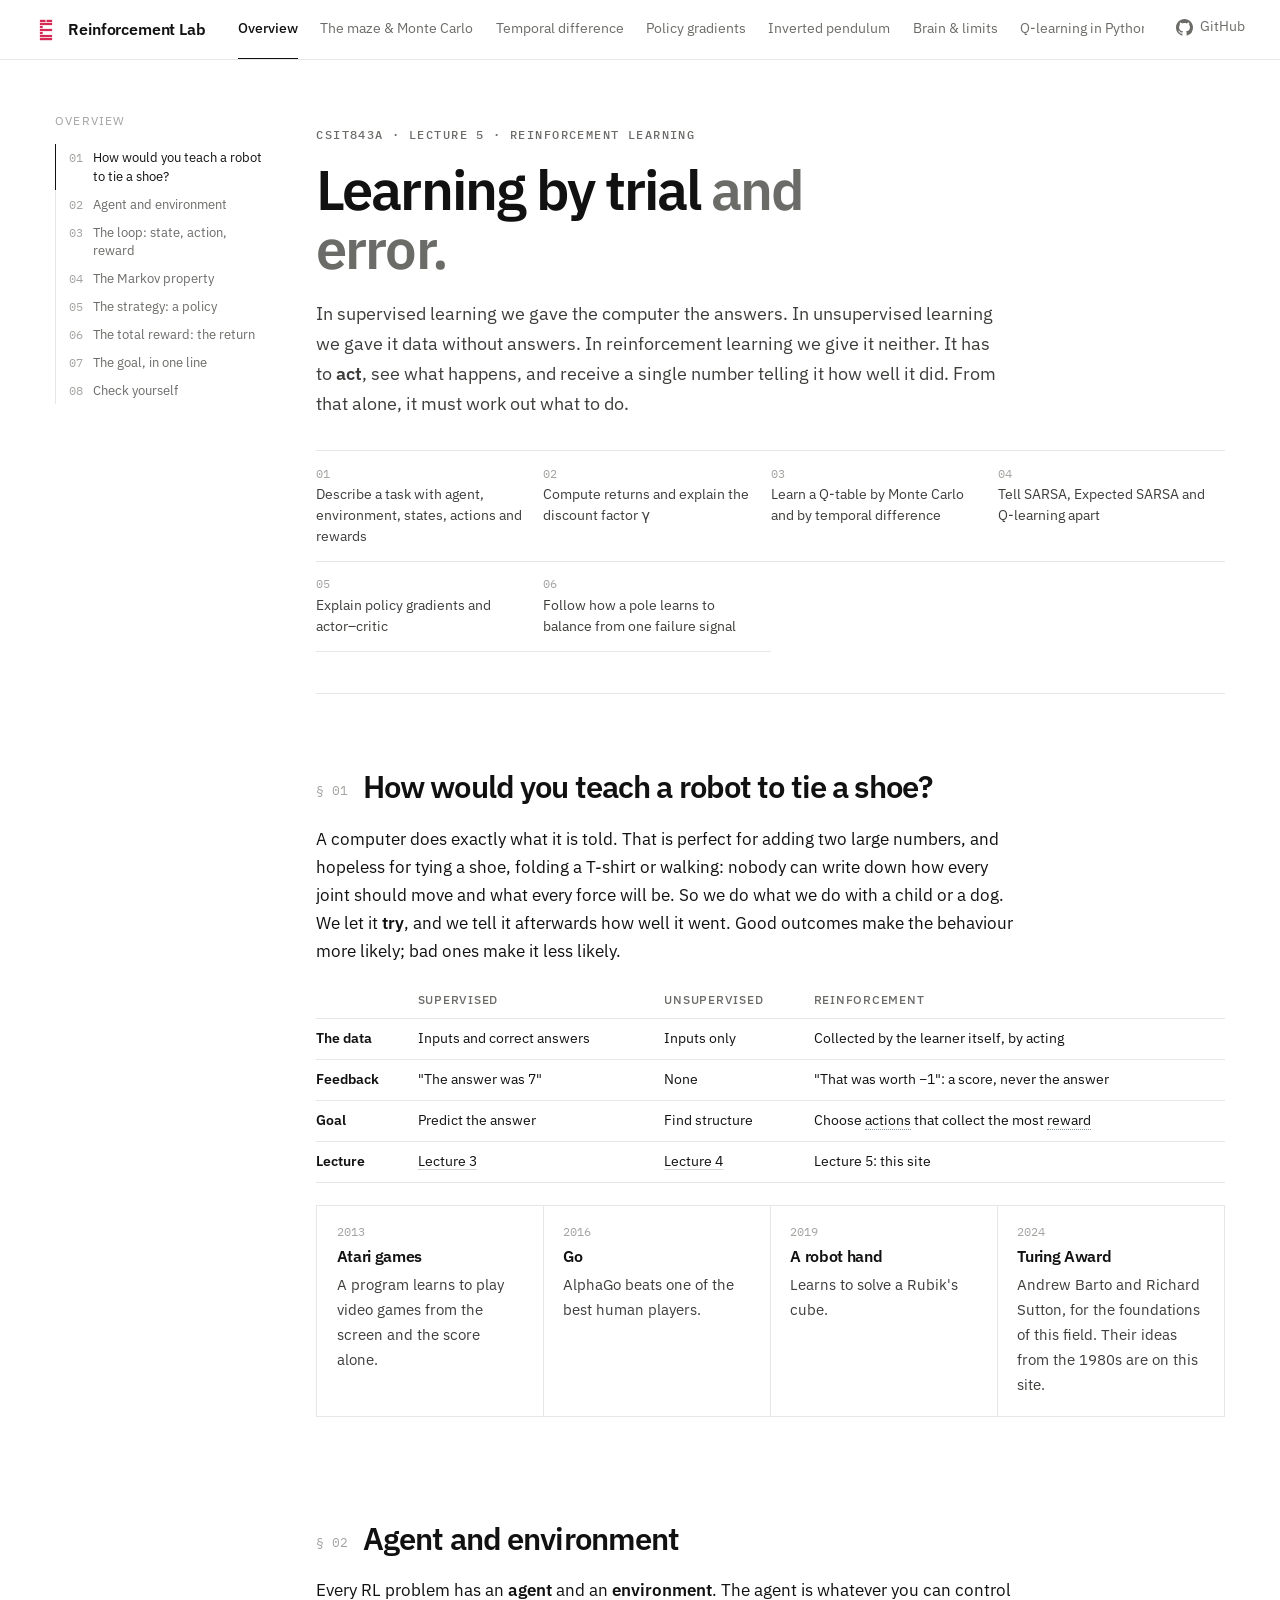
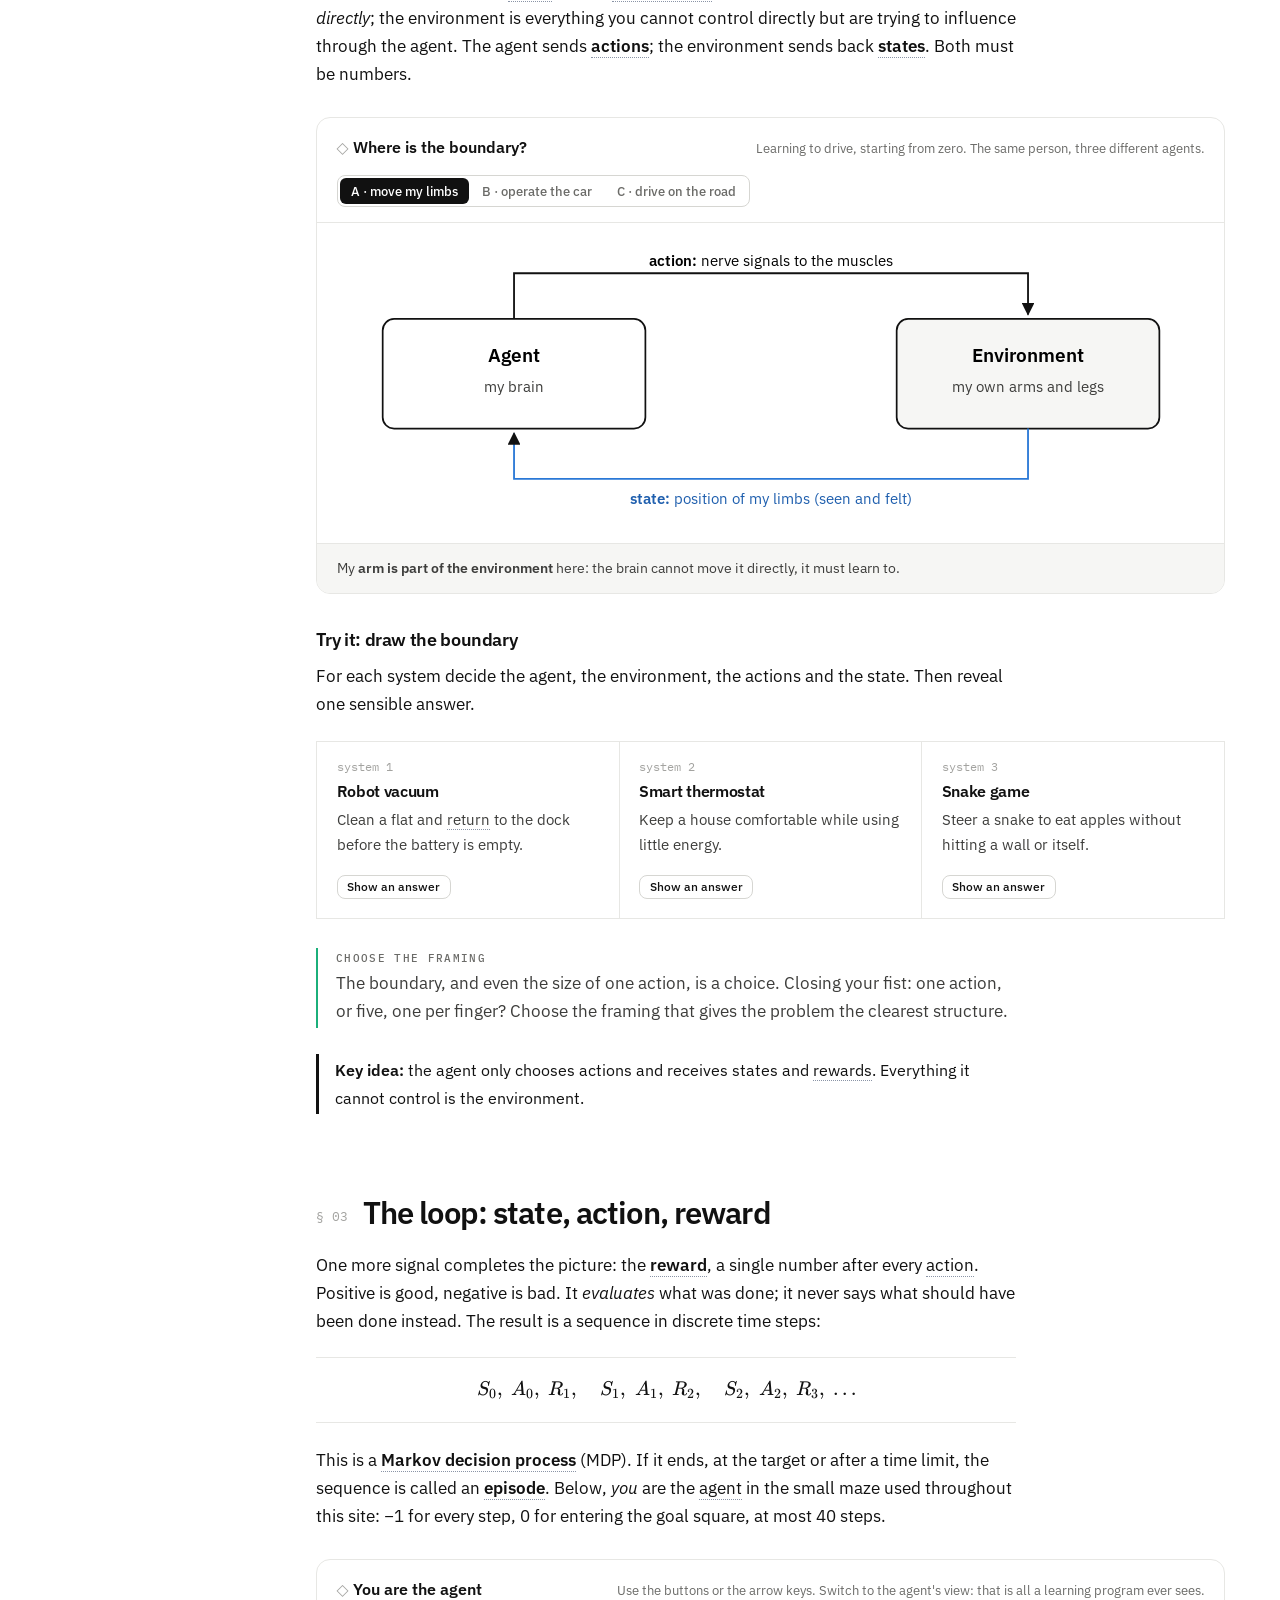
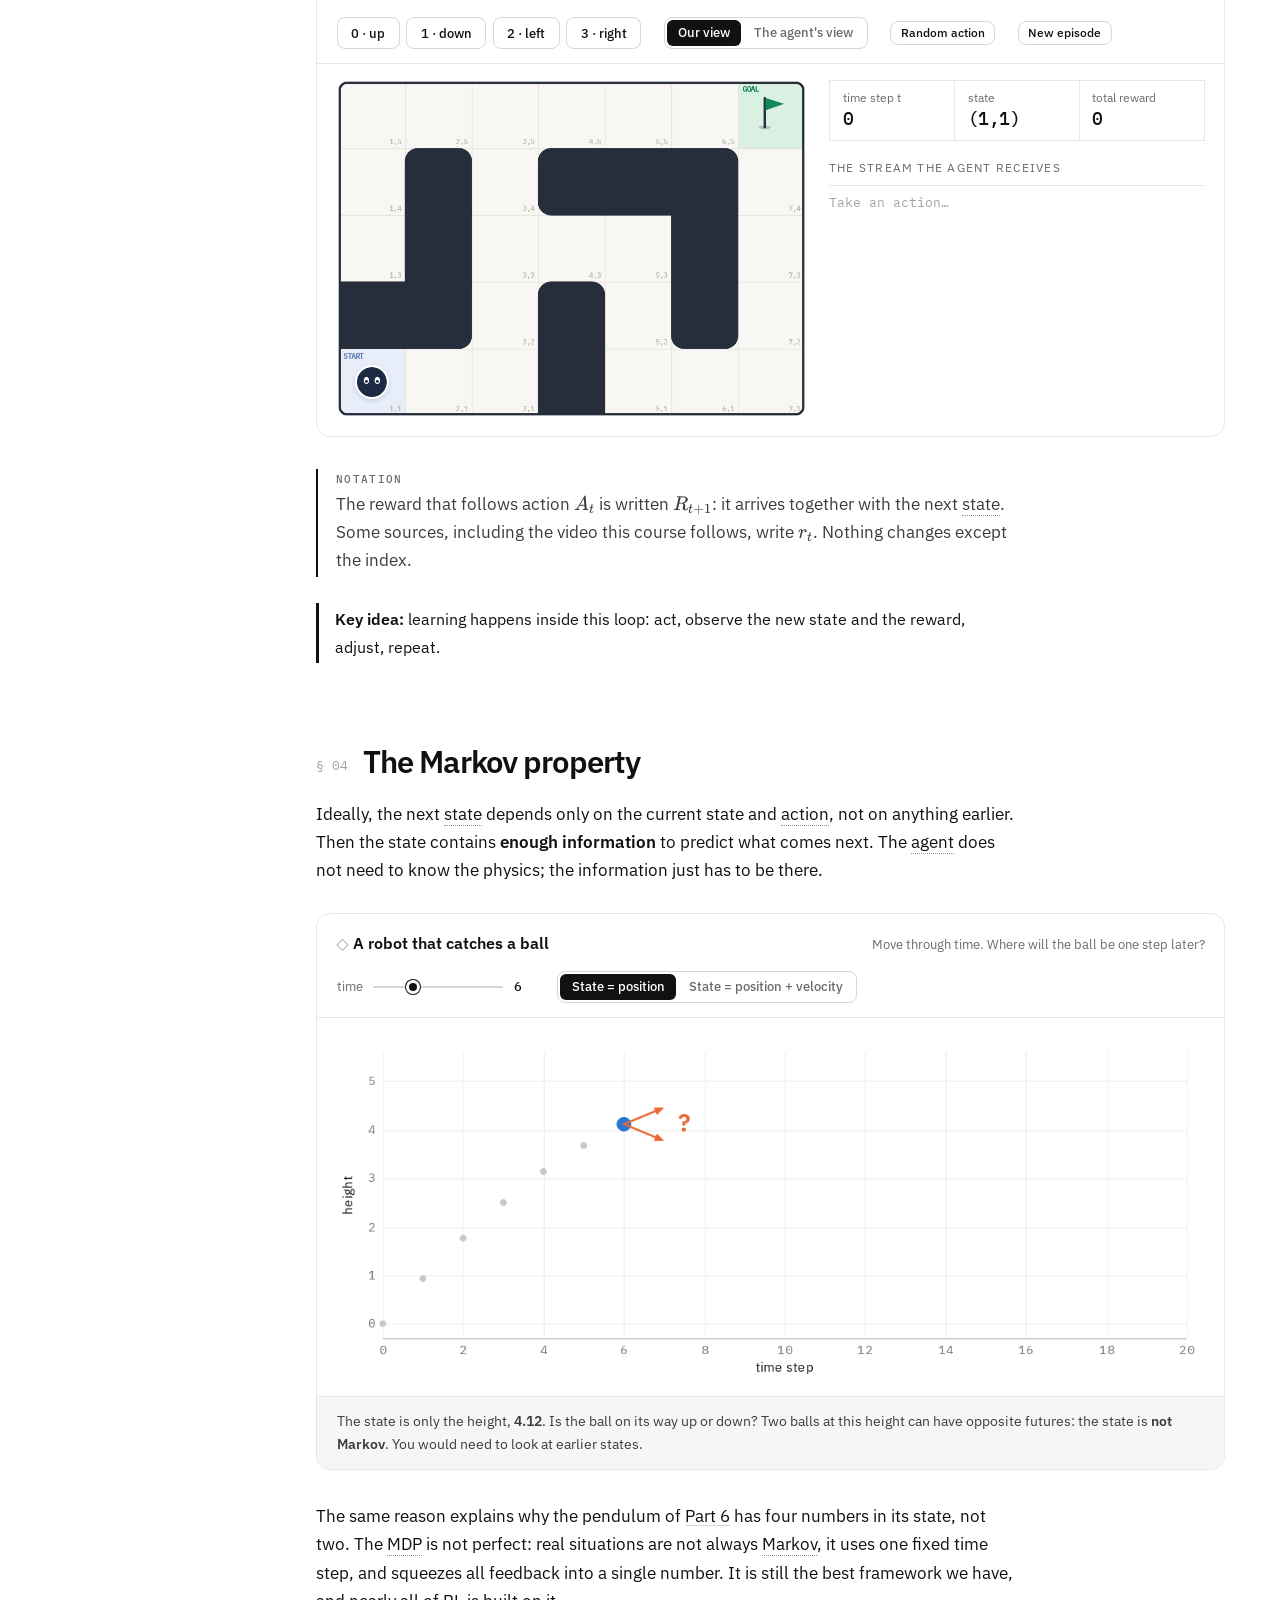
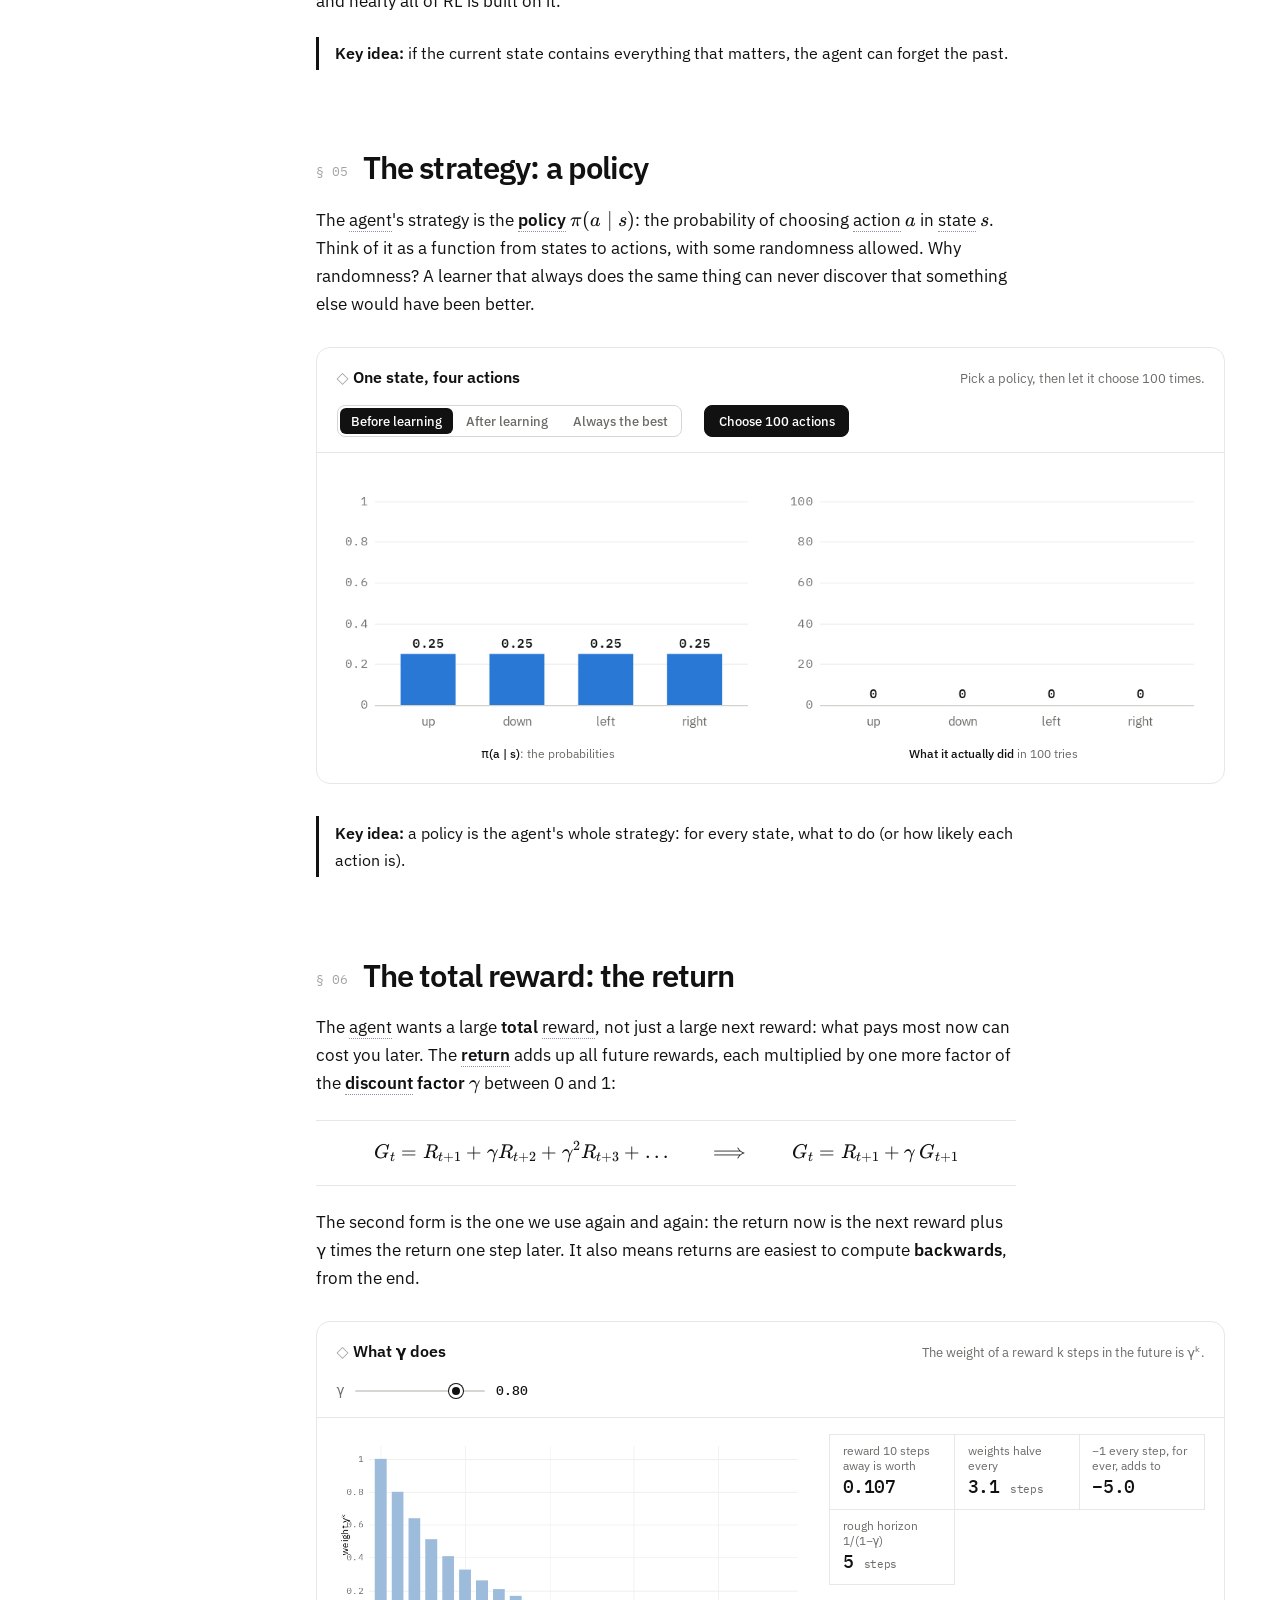
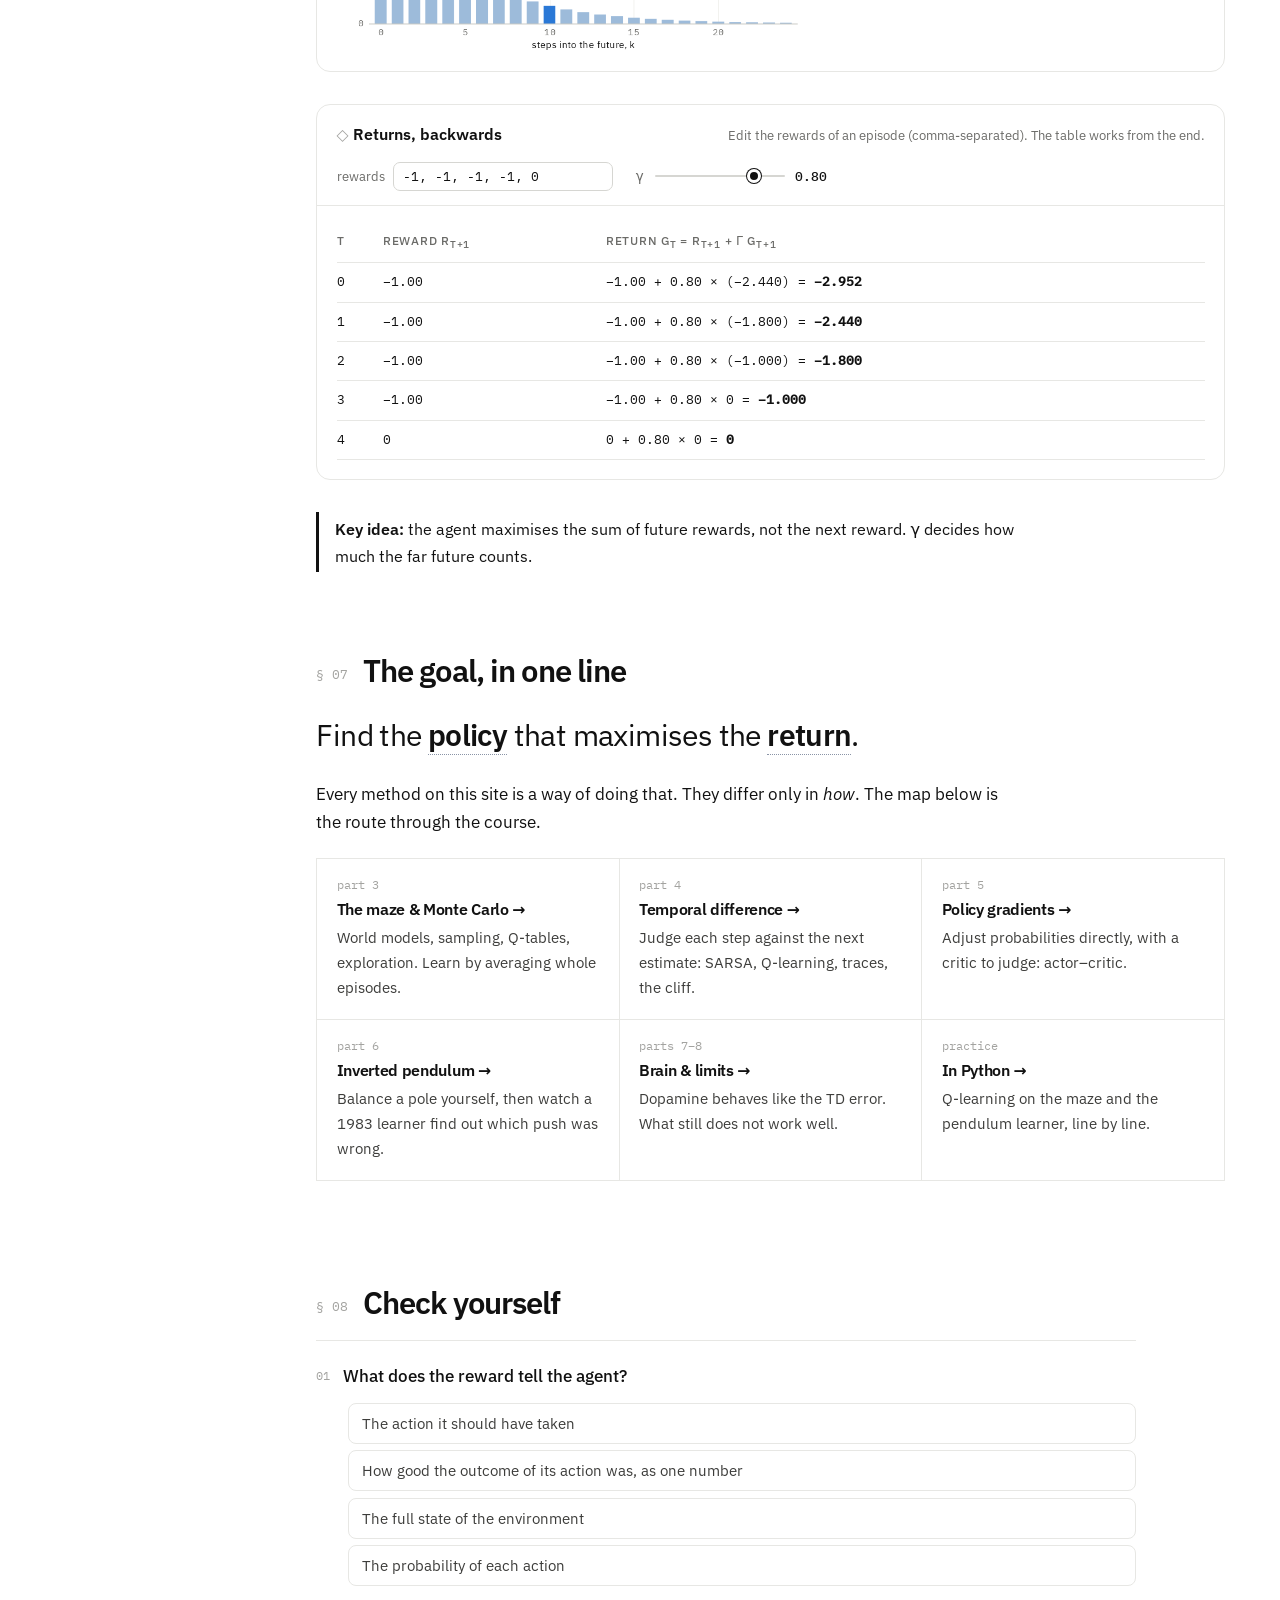
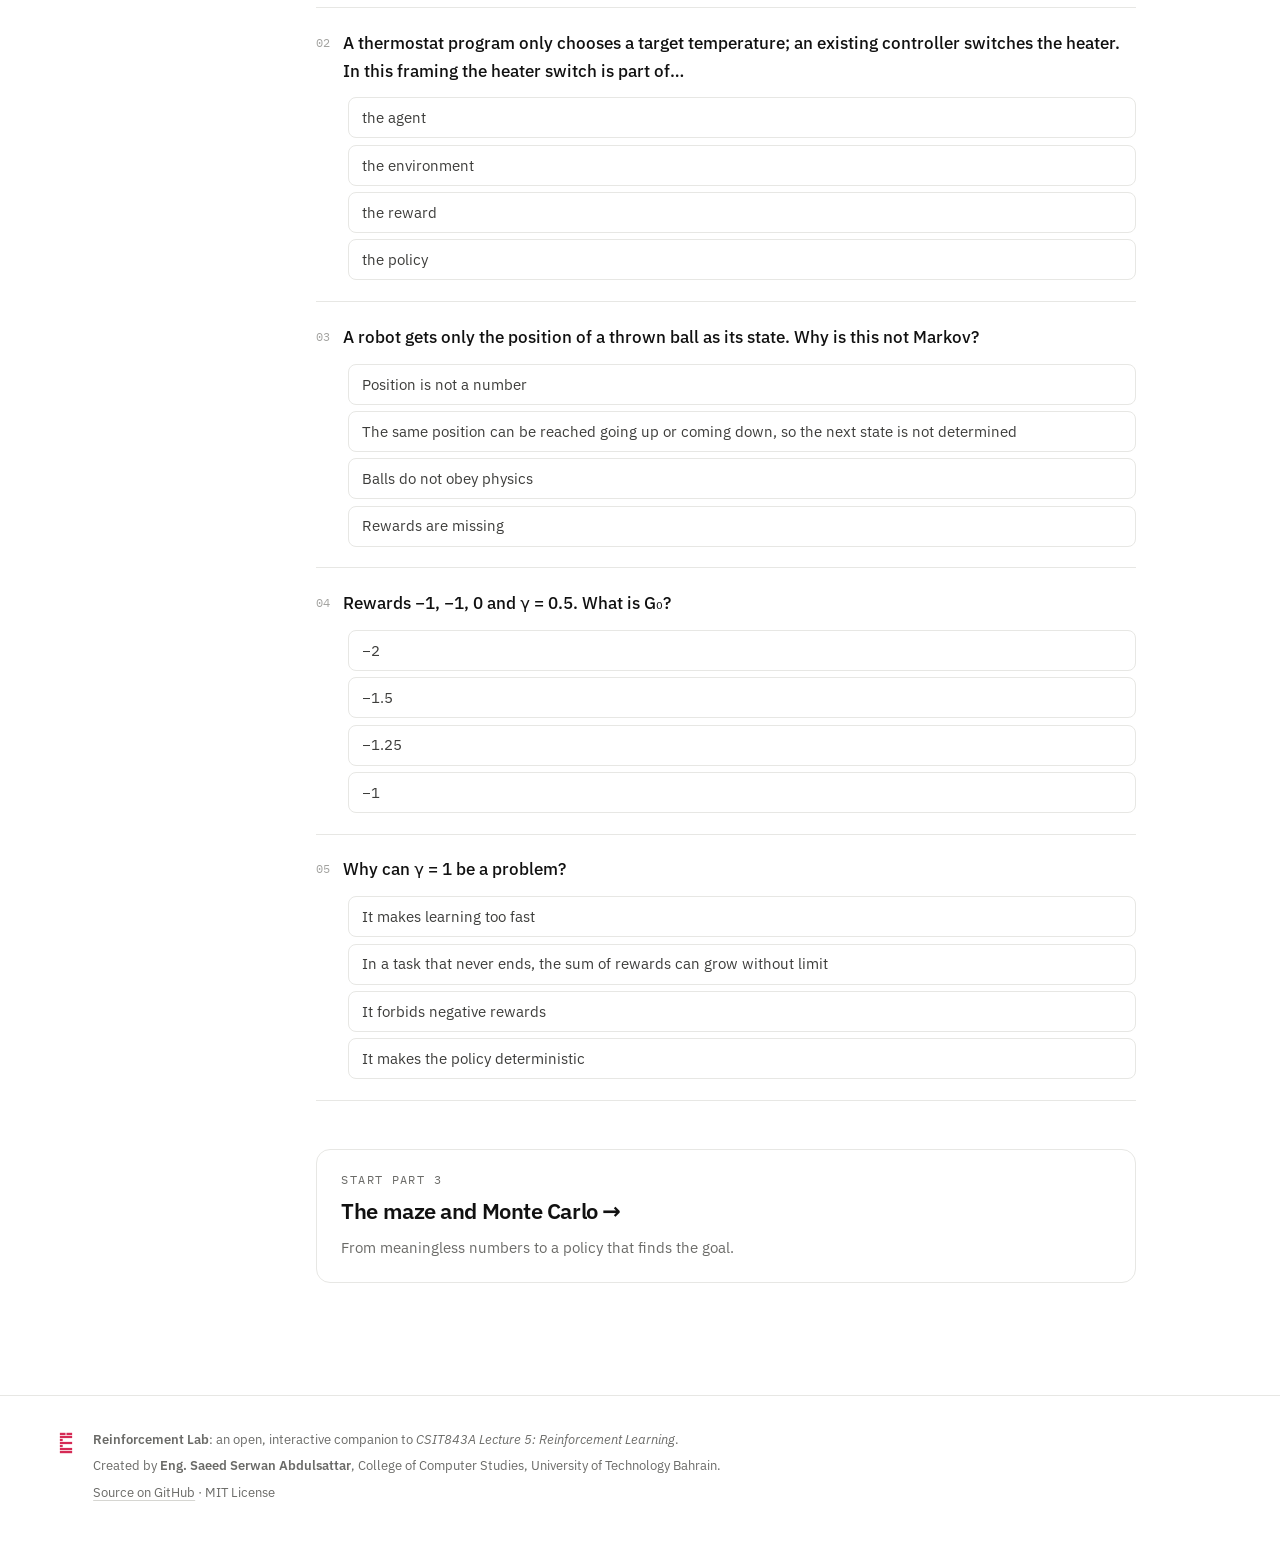
<file: index.html>
<!DOCTYPE html>
<html lang="en">
<head>
  <meta charset="utf-8">
  <meta name="viewport" content="width=device-width, initial-scale=1">
  <title>Reinforcement Lab · Learning by trial and error</title>
  <meta name="description" content="An interactive, minimal lab for learning reinforcement learning: agents, Markov decision processes, Monte Carlo, temporal difference, Q-learning, actor–critic and the inverted pendulum.">
  <meta name="author" content="Eng. Saeed Serwan Abdulsattar">
  <meta property="og:title" content="Reinforcement Lab · Learning by trial and error">
  <meta property="og:description" content="An interactive, minimal lab for learning reinforcement learning: agents, Markov decision processes, Monte Carlo, temporal difference, Q-learning, actor–critic and the inverted pendulum.">
  <meta property="og:image" content="assets/img/favicon-512.png">
  <meta name="theme-color" content="#ffffff">
  <link rel="icon" type="image/svg+xml" href="assets/img/utb-logo.svg">
  <link rel="icon" type="image/png" sizes="32x32" href="assets/img/favicon-32.png">
  <link rel="apple-touch-icon" href="assets/img/favicon-180.png">
  <link rel="stylesheet" href="assets/vendor/katex/katex.min.css">
  <link rel="stylesheet" href="assets/css/style.css">
</head>
<body>

<header class="site-header">
  <a class="brand" href="index.html">
    <img class="brand-logo" src="assets/img/utb-logo.svg" alt="University of Technology Bahrain logo" onerror="this.remove()">
    <span class="brand-title">Reinforcement Lab</span>
  </a>
  <nav class="page-tabs" aria-label="Lessons">
    <a href="index.html" class="active" aria-current="page">Overview</a>
    <a href="maze.html">The maze & Monte Carlo</a>
    <a href="td.html">Temporal difference</a>
    <a href="policy.html">Policy gradients</a>
    <a href="pendulum.html">Inverted pendulum</a>
    <a href="brain.html">Brain & limits</a>
    <a href="code-qlearning.html">Q-learning in Python</a>
    <a href="code-pendulum.html">Pendulum in Python</a>
  </nav>
  <nav class="top-links">
    <a href="https://github.com/SaeedSerwan/reinforcementlearning" target="_blank" rel="noopener"><svg viewBox="0 0 16 16" aria-hidden="true"><path fill="currentColor" d="M8 0C3.58 0 0 3.58 0 8c0 3.54 2.29 6.53 5.47 7.59.4.07.55-.17.55-.38 0-.19-.01-.82-.01-1.49-2.01.37-2.53-.49-2.69-.94-.09-.23-.48-.94-.82-1.13-.28-.15-.68-.52-.01-.53.63-.01 1.08.58 1.23.82.72 1.21 1.87.87 2.33.66.07-.52.28-.87.51-1.07-1.78-.2-3.64-.89-3.64-3.95 0-.87.31-1.59.82-2.15-.08-.2-.36-1.02.08-2.12 0 0 .67-.21 2.2.82.64-.18 1.32-.27 2-.27.68 0 1.36.09 2 .27 1.53-1.04 2.2-.82 2.2-.82.44 1.1.16 1.92.08 2.12.51.56.82 1.27.82 2.15 0 3.07-1.87 3.75-3.65 3.95.29.25.54.73.54 1.48 0 1.07-.01 1.93-.01 2.2 0 .21.15.46.55.38A8.013 8.013 0 0016 8c0-4.42-3.58-8-8-8z"/></svg>GitHub</a>
  </nav>
</header>

<div class="layout">
  <aside class="toc" aria-label="Contents">
    <p class="toc-title">Overview</p>
    <ol>
      <li><a href="#shoe">How would you teach a robot to tie a shoe?</a></li>
      <li><a href="#agent">Agent and environment</a></li>
      <li><a href="#loop">The loop: state, action, reward</a></li>
      <li><a href="#markov">The Markov property</a></li>
      <li><a href="#policy">The strategy: a policy</a></li>
      <li><a href="#return">The total reward: the return</a></li>
      <li><a href="#goal">The goal, in one line</a></li>
      <li><a href="#quiz">Check yourself</a></li>
    </ol>
  </aside>

  <main>
    <section class="hero">
      <p class="eyebrow">CSIT843A · Lecture 5 · Reinforcement learning</p>
      <h1>Learning by trial <em>and error.</em></h1>
      <p class="lead">
        In supervised learning we gave the computer the answers. In unsupervised learning we gave it data without answers.
        In reinforcement learning we give it neither. It has to <strong>act</strong>, see what happens, and receive a single number
        telling it how well it did. From that alone, it must work out what to do.
      </p>
      <div class="learn-grid">
        <div><span class="num">01</span>Describe a task with agent, environment, states, actions and rewards</div>
        <div><span class="num">02</span>Compute returns and explain the discount factor γ</div>
        <div><span class="num">03</span>Learn a Q-table by Monte Carlo and by temporal difference</div>
        <div><span class="num">04</span>Tell SARSA, Expected SARSA and Q-learning apart</div>
        <div><span class="num">05</span>Explain policy gradients and actor–critic</div>
        <div><span class="num">06</span>Follow how a pole learns to balance from one failure signal</div>
      </div>
    </section>

    <section id="shoe" class="chapter">
      <h2><span class="chap">01</span>How would you teach a robot to tie a shoe?</h2>
      <p>A computer does exactly what it is told. That is perfect for adding two large numbers, and hopeless for tying a shoe, folding a T-shirt or walking: nobody can write down how every joint should move and what every force will be. So we do what we do with a child or a dog. We let it <strong>try</strong>, and we tell it afterwards how well it went. Good outcomes make the behaviour more likely; bad ones make it less likely.</p>
      <div class="table-wrap"><table class="clean">
        <thead><tr><th></th><th>Supervised</th><th>Unsupervised</th><th>Reinforcement</th></tr></thead>
        <tbody>
          <tr><td><strong>The data</strong></td><td>Inputs and correct answers</td><td>Inputs only</td><td>Collected by the learner itself, by acting</td></tr>
          <tr><td><strong>Feedback</strong></td><td>"The answer was 7"</td><td>None</td><td>"That was worth −1": a score, never the answer</td></tr>
          <tr><td><strong>Goal</strong></td><td>Predict the answer</td><td>Find structure</td><td>Choose actions that collect the most reward</td></tr>
          <tr><td><strong>Lecture</strong></td><td><a href="https://saeedserwan.github.io/regression/">Lecture 3</a></td><td><a href="https://saeedserwan.github.io/unsupervised/">Lecture 4</a></td><td>Lecture 5: this site</td></tr>
        </tbody>
      </table></div>
      <div class="cards cols-4">
        <div class="card"><span class="n">2013</span><h4>Atari games</h4><p>A program learns to play video games from the screen and the score alone.</p></div>
        <div class="card"><span class="n">2016</span><h4>Go</h4><p>AlphaGo beats one of the best human players.</p></div>
        <div class="card"><span class="n">2019</span><h4>A robot hand</h4><p>Learns to solve a Rubik's cube.</p></div>
        <div class="card"><span class="n">2024</span><h4>Turing Award</h4><p>Andrew Barto and Richard Sutton, for the foundations of this field. Their ideas from the 1980s are on this site.</p></div>
      </div>
    </section>

    <section id="agent" class="chapter">
      <h2><span class="chap">02</span>Agent and environment</h2>
      <p>Every RL problem has an <strong>agent</strong> and an <strong>environment</strong>. The agent is whatever you can control <em>directly</em>; the environment is everything you cannot control directly but are trying to influence through the agent. The agent sends <strong>actions</strong>; the environment sends back <strong>states</strong>. Both must be numbers.</p>
      <div class="lab">
        <div class="lab-head"><p class="lab-title">Where is the boundary?</p><p class="lab-hint">Learning to drive, starting from zero. The same person, three different agents.</p></div>
        <div class="controls">
          <div class="seg" id="bnd-mode">
            <button data-v="A" class="on">A · move my limbs</button>
            <button data-v="B">B · operate the car</button>
            <button data-v="C">C · drive on the road</button>
          </div>
        </div>
        <div class="lab-body"><div class="plot" id="bnd-svg"></div></div>
        <div class="lab-foot" id="bnd-foot"></div>
      </div>
      <h3>Try it: draw the boundary</h3>
      <p class="prose">For each system decide the agent, the environment, the actions and the state. Then reveal one sensible answer.</p>
      <div class="cards" id="ex1"></div>
      <div class="callout tip"><span class="label">Choose the framing</span><p>The boundary, and even the size of one action, is a choice. Closing your fist: one action, or five, one per finger? Choose the framing that gives the problem the clearest structure.</p></div>
      <p class="takeaway"><b>Key idea:</b> the agent only chooses actions and receives states and rewards. Everything it cannot control is the environment.</p>
    </section>

    <section id="loop" class="chapter">
      <h2><span class="chap">03</span>The loop: state, action, reward</h2>
      <p>One more signal completes the picture: the <strong>reward</strong>, a single number after every action. Positive is good, negative is bad. It <em>evaluates</em> what was done; it never says what should have been done instead. The result is a sequence in discrete time steps:</p>
      <div class="formula">\[ S_0,\ A_0,\ R_1,\quad S_1,\ A_1,\ R_2,\quad S_2,\ A_2,\ R_3,\ \dots \]</div>
      <p>This is a <strong>Markov decision process</strong> (MDP). If it ends, at the target or after a time limit, the sequence is called an <strong>episode</strong>. Below, <em>you</em> are the agent in the small maze used throughout this site: −1 for every step, 0 for entering the goal square, at most 40 steps.</p>
      <div class="lab">
        <div class="lab-head"><p class="lab-title">You are the agent</p><p class="lab-hint">Use the buttons or the arrow keys. Switch to the agent's view: that is all a learning program ever sees.</p></div>
        <div class="controls">
          <div class="btn-row" id="me-keys">
            <button class="btn ghost" data-a="0">0 · up</button><button class="btn ghost" data-a="1">1 · down</button><button class="btn ghost" data-a="2">2 · left</button><button class="btn ghost" data-a="3">3 · right</button>
          </div>
          <div class="seg" id="me-view"><button data-v="ours" class="on">Our view</button><button data-v="agent">The agent's view</button></div>
          <button class="btn ghost small" id="me-random">Random action</button>
          <button class="btn ghost small" id="me-reset">New episode</button>
        </div>
        <div class="lab-body">
          <div class="lab-grid">
            <div><div class="plot" id="me-grid"></div><div id="me-numbers" class="agent-view" hidden></div></div>
            <div>
              <div class="stats" id="me-stats"></div>
              <p class="kicker">The stream the agent receives</p>
              <div class="stream" id="me-stream"></div>
            </div>
          </div>
        </div>
        <div class="lab-foot" id="me-foot"></div>
      </div>
      <div class="callout"><span class="label">Notation</span><p>The reward that follows action \(A_t\) is written \(R_{t+1}\): it arrives together with the next state. Some sources, including the video this course follows, write \(r_t\). Nothing changes except the index.</p></div>
      <p class="takeaway"><b>Key idea:</b> learning happens inside this loop: act, observe the new state and the reward, adjust, repeat.</p>
    </section>

    <section id="markov" class="chapter">
      <h2><span class="chap">04</span>The Markov property</h2>
      <p>Ideally, the next state depends only on the current state and action, not on anything earlier. Then the state contains <strong>enough information</strong> to predict what comes next. The agent does not need to know the physics; the information just has to be there.</p>
      <div class="lab">
        <div class="lab-head"><p class="lab-title">A robot that catches a ball</p><p class="lab-hint">Move through time. Where will the ball be one step later?</p></div>
        <div class="controls">
          <label class="ctl">time <input type="range" id="mk-t" min="1" max="19" step="1" value="6"><output></output></label>
          <div class="seg" id="mk-state"><button data-v="pos" class="on">State = position</button><button data-v="vel">State = position + velocity</button></div>
        </div>
        <div class="lab-body"><div class="plot" id="mk-plot"></div></div>
        <div class="lab-foot" id="mk-foot"></div>
      </div>
      <p>The same reason explains why the pendulum of <a href="pendulum.html">Part 6</a> has four numbers in its state, not two. The MDP is not perfect: real situations are not always Markov, it uses one fixed time step, and squeezes all feedback into a single number. It is still the best framework we have, and nearly all of RL is built on it.</p>
      <p class="takeaway"><b>Key idea:</b> if the current state contains everything that matters, the agent can forget the past.</p>
    </section>

    <section id="policy" class="chapter">
      <h2><span class="chap">05</span>The strategy: a policy</h2>
      <p>The agent's strategy is the <strong>policy</strong> \(\pi(a \mid s)\): the probability of choosing action \(a\) in state \(s\). Think of it as a function from states to actions, with some randomness allowed. Why randomness? A learner that always does the same thing can never discover that something else would have been better.</p>
      <div class="lab">
        <div class="lab-head"><p class="lab-title">One state, four actions</p><p class="lab-hint">Pick a policy, then let it choose 100 times.</p></div>
        <div class="controls">
          <div class="seg" id="pol-mode"><button data-v="rand" class="on">Before learning</button><button data-v="mostly">After learning</button><button data-v="greedy">Always the best</button></div>
          <button class="btn" id="pol-sample">Choose 100 actions</button>
        </div>
        <div class="lab-body"><div class="lab-grid even"><div><div class="plot" id="pol-p"></div><p class="plot-cap"><b>π(a | s)</b>: the probabilities</p></div><div><div class="plot" id="pol-c"></div><p class="plot-cap"><b>What it actually did</b> in 100 tries</p></div></div></div>
      </div>
      <p class="takeaway"><b>Key idea:</b> a policy is the agent's whole strategy: for every state, what to do (or how likely each action is).</p>
    </section>

    <section id="return" class="chapter">
      <h2><span class="chap">06</span>The total reward: the return</h2>
      <p>The agent wants a large <strong>total</strong> reward, not just a large next reward: what pays most now can cost you later. The <strong>return</strong> adds up all future rewards, each multiplied by one more factor of the <strong>discount factor</strong> \(\gamma\) between 0 and 1:</p>
      <div class="formula">\[ G_t = R_{t+1} + \gamma R_{t+2} + \gamma^2 R_{t+3} + \dots \qquad\Longrightarrow\qquad G_t = R_{t+1} + \gamma\, G_{t+1} \]</div>
      <p>The second form is the one we use again and again: the return now is the next reward plus γ times the return one step later. It also means returns are easiest to compute <strong>backwards</strong>, from the end.</p>
      <div class="lab">
        <div class="lab-head"><p class="lab-title">What γ does</p><p class="lab-hint">The weight of a reward k steps in the future is γᵏ.</p></div>
        <div class="controls"><label class="ctl">γ <input type="range" id="g-gamma" min="0" max="0.99" step="0.01" value="0.8"><output></output></label></div>
        <div class="lab-body"><div class="lab-grid"><div class="plot" id="g-plot"></div><div class="stats" id="g-stats"></div></div></div>
      </div>
      <div class="lab">
        <div class="lab-head"><p class="lab-title">Returns, backwards</p><p class="lab-hint">Edit the rewards of an episode (comma-separated). The table works from the end.</p></div>
        <div class="controls">
          <label class="ctl">rewards <input type="text" id="ret-r" value="-1, -1, -1, -1, 0" class="txt"></label>
          <label class="ctl">γ <input type="range" id="ret-g" min="0" max="1" step="0.05" value="0.8"><output></output></label>
        </div>
        <div class="lab-body"><div class="table-wrap" style="margin:0"><table class="clean mono" id="ret-table"></table></div></div>
      </div>
      <p class="takeaway"><b>Key idea:</b> the agent maximises the sum of future rewards, not the next reward. γ decides how much the far future counts.</p>
    </section>

    <section id="goal" class="chapter">
      <h2><span class="chap">07</span>The goal, in one line</h2>
      <p class="big-line">Find the <strong>policy</strong> that maximises the <strong>return</strong>.</p>
      <p>Every method on this site is a way of doing that. They differ only in <em>how</em>. The map below is the route through the course.</p>
      <div class="cards">
        <a class="card" href="maze.html"><span class="n">part 3</span><h4>The maze & Monte Carlo →</h4><p>World models, sampling, Q-tables, exploration. Learn by averaging whole episodes.</p></a>
        <a class="card" href="td.html"><span class="n">part 4</span><h4>Temporal difference →</h4><p>Judge each step against the next estimate: SARSA, Q-learning, traces, the cliff.</p></a>
        <a class="card" href="policy.html"><span class="n">part 5</span><h4>Policy gradients →</h4><p>Adjust probabilities directly, with a critic to judge: actor–critic.</p></a>
        <a class="card" href="pendulum.html"><span class="n">part 6</span><h4>Inverted pendulum →</h4><p>Balance a pole yourself, then watch a 1983 learner find out which push was wrong.</p></a>
        <a class="card" href="brain.html"><span class="n">parts 7–8</span><h4>Brain & limits →</h4><p>Dopamine behaves like the TD error. What still does not work well.</p></a>
        <a class="card" href="code-qlearning.html"><span class="n">practice</span><h4>In Python →</h4><p>Q-learning on the maze and the pendulum learner, line by line.</p></a>
      </div>
    </section>

    <section id="quiz" class="chapter">
      <h2><span class="chap">08</span>Check yourself</h2>
      <div class="quiz" id="quiz-box"></div>
      <p class="quiz-score" id="quiz-box-score"></p>
      <a class="next-card" href="maze.html">
        <span class="next-eyebrow">Start part 3</span>
        <span class="next-title">The maze and Monte Carlo →</span>
        <span class="next-text">From meaningless numbers to a policy that finds the goal.</span>
      </a>
    </section>
  </main>
</div>

<footer class="site-footer">
  <div class="footer-inner">
    <img class="footer-logo" src="assets/img/utb-logo.svg" alt="" onerror="this.remove()">
    <div>
      <p><strong>Reinforcement Lab</strong>: an open, interactive companion to <em>CSIT843A Lecture 5: Reinforcement Learning</em>.</p>
      <p>Created by <strong>Eng. Saeed Serwan Abdulsattar</strong>, College of Computer Studies, University of Technology Bahrain.</p>
      <p><a href="https://github.com/SaeedSerwan/reinforcementlearning" target="_blank" rel="noopener">Source on GitHub</a> · MIT License</p>
    </div>
  </div>
</footer>

<script src="assets/vendor/katex/katex.min.js"></script>
<script src="assets/vendor/katex/auto-render.min.js"></script>
<script src="assets/js/lib.js"></script>
<script src="assets/js/tips.js"></script>
<script src="assets/js/overview.js"></script>
</body>
</html>
</file>
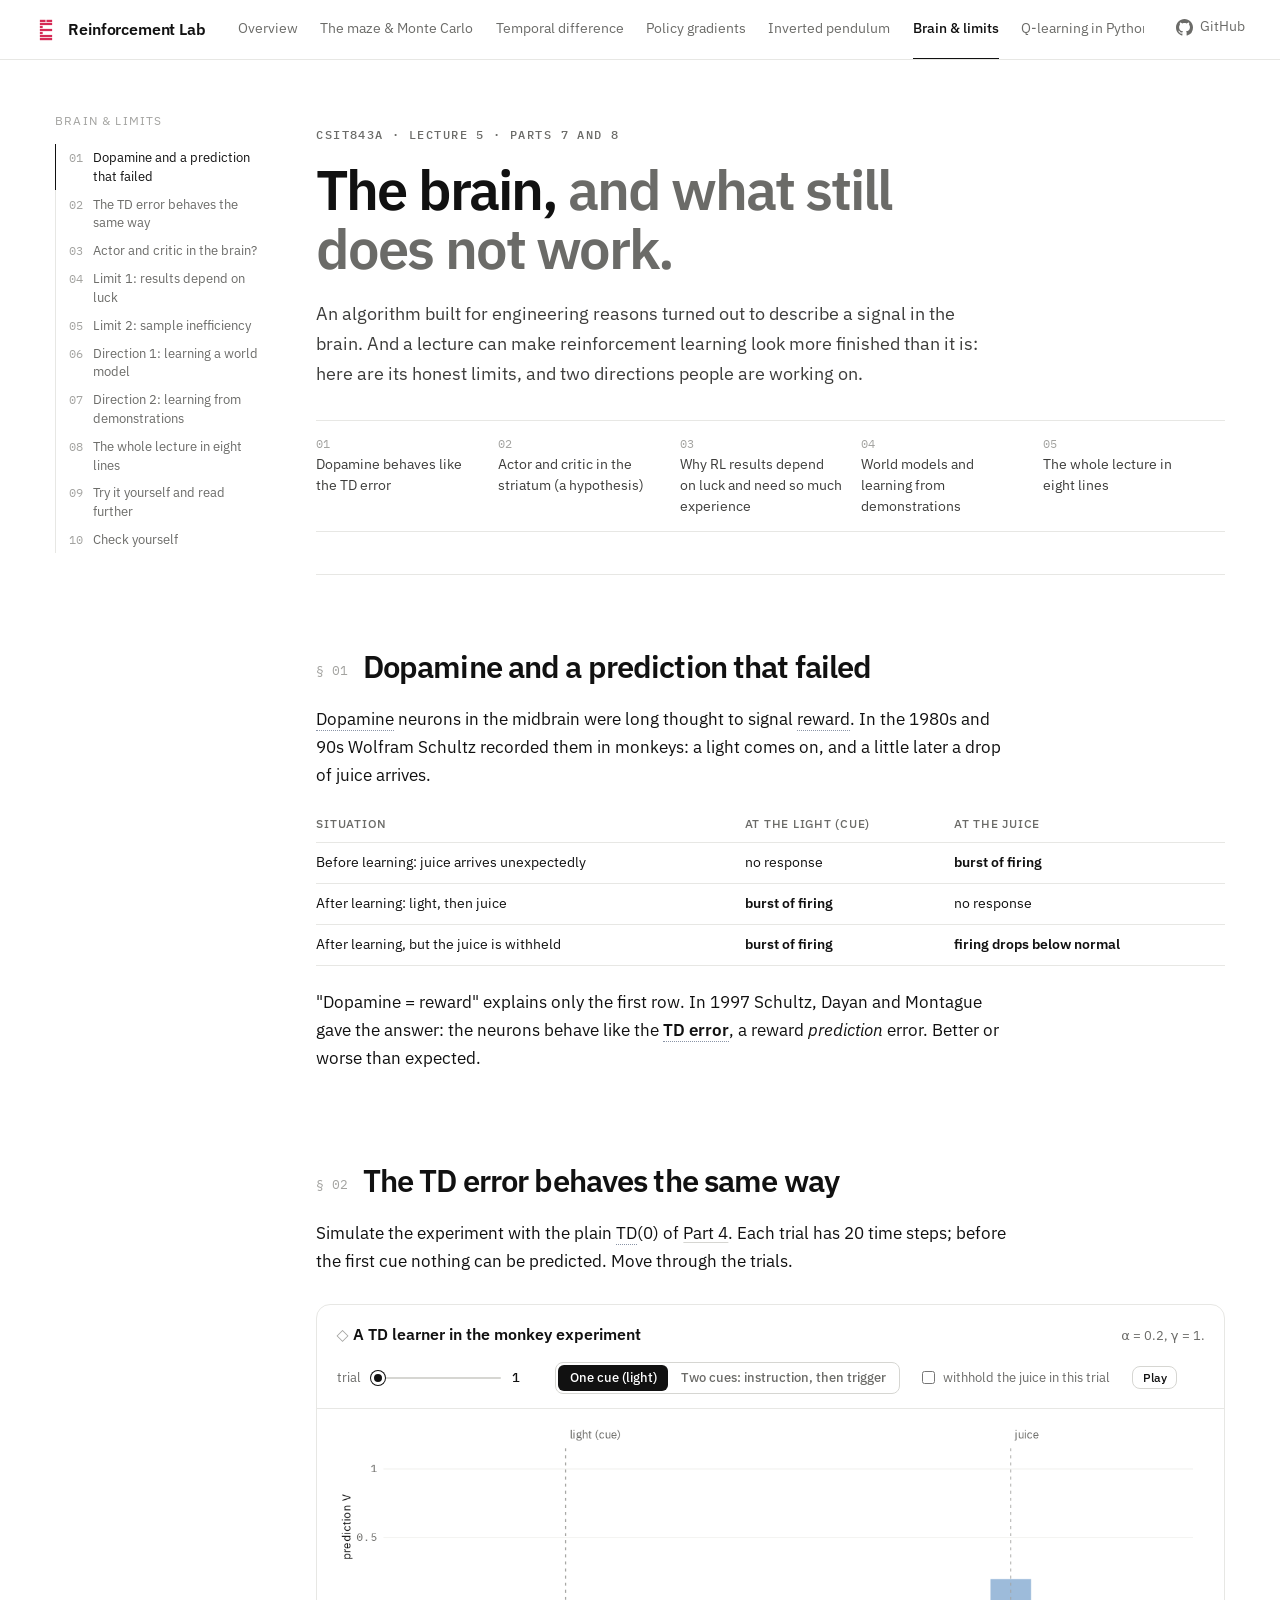
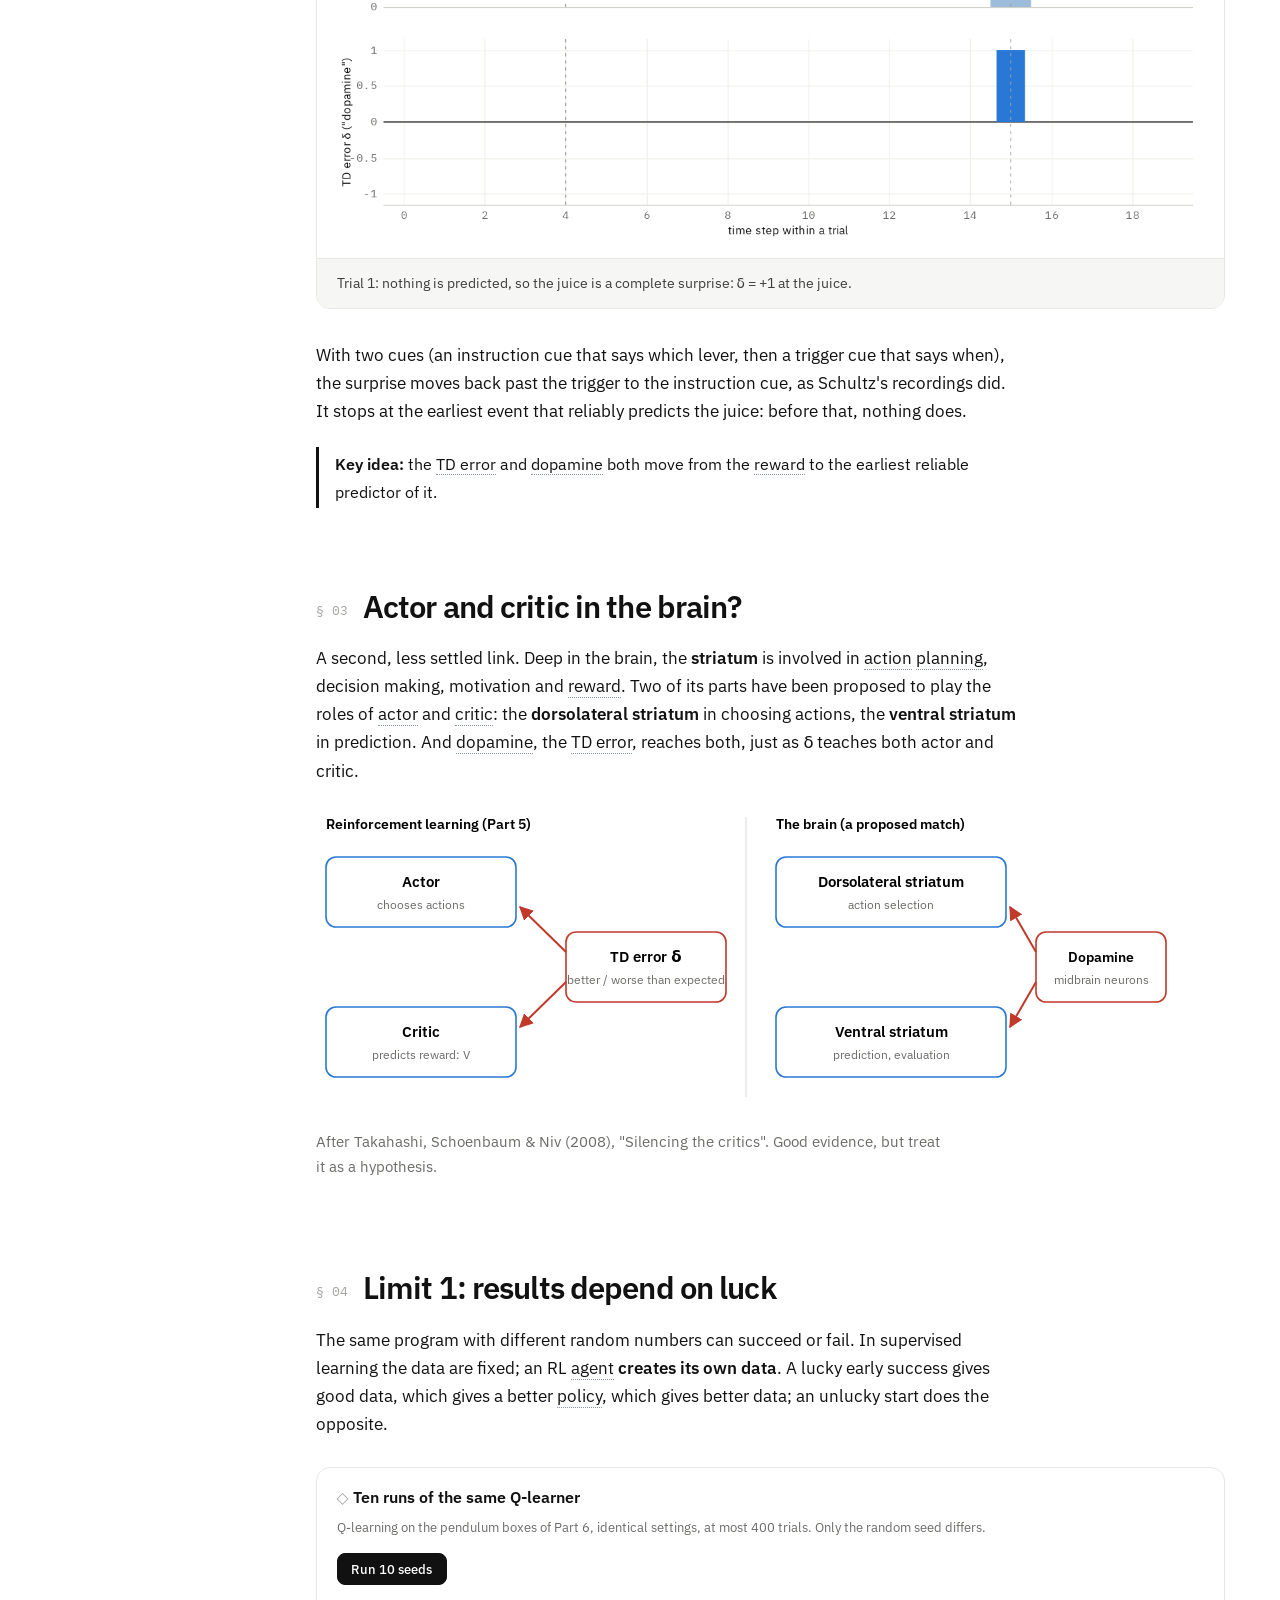
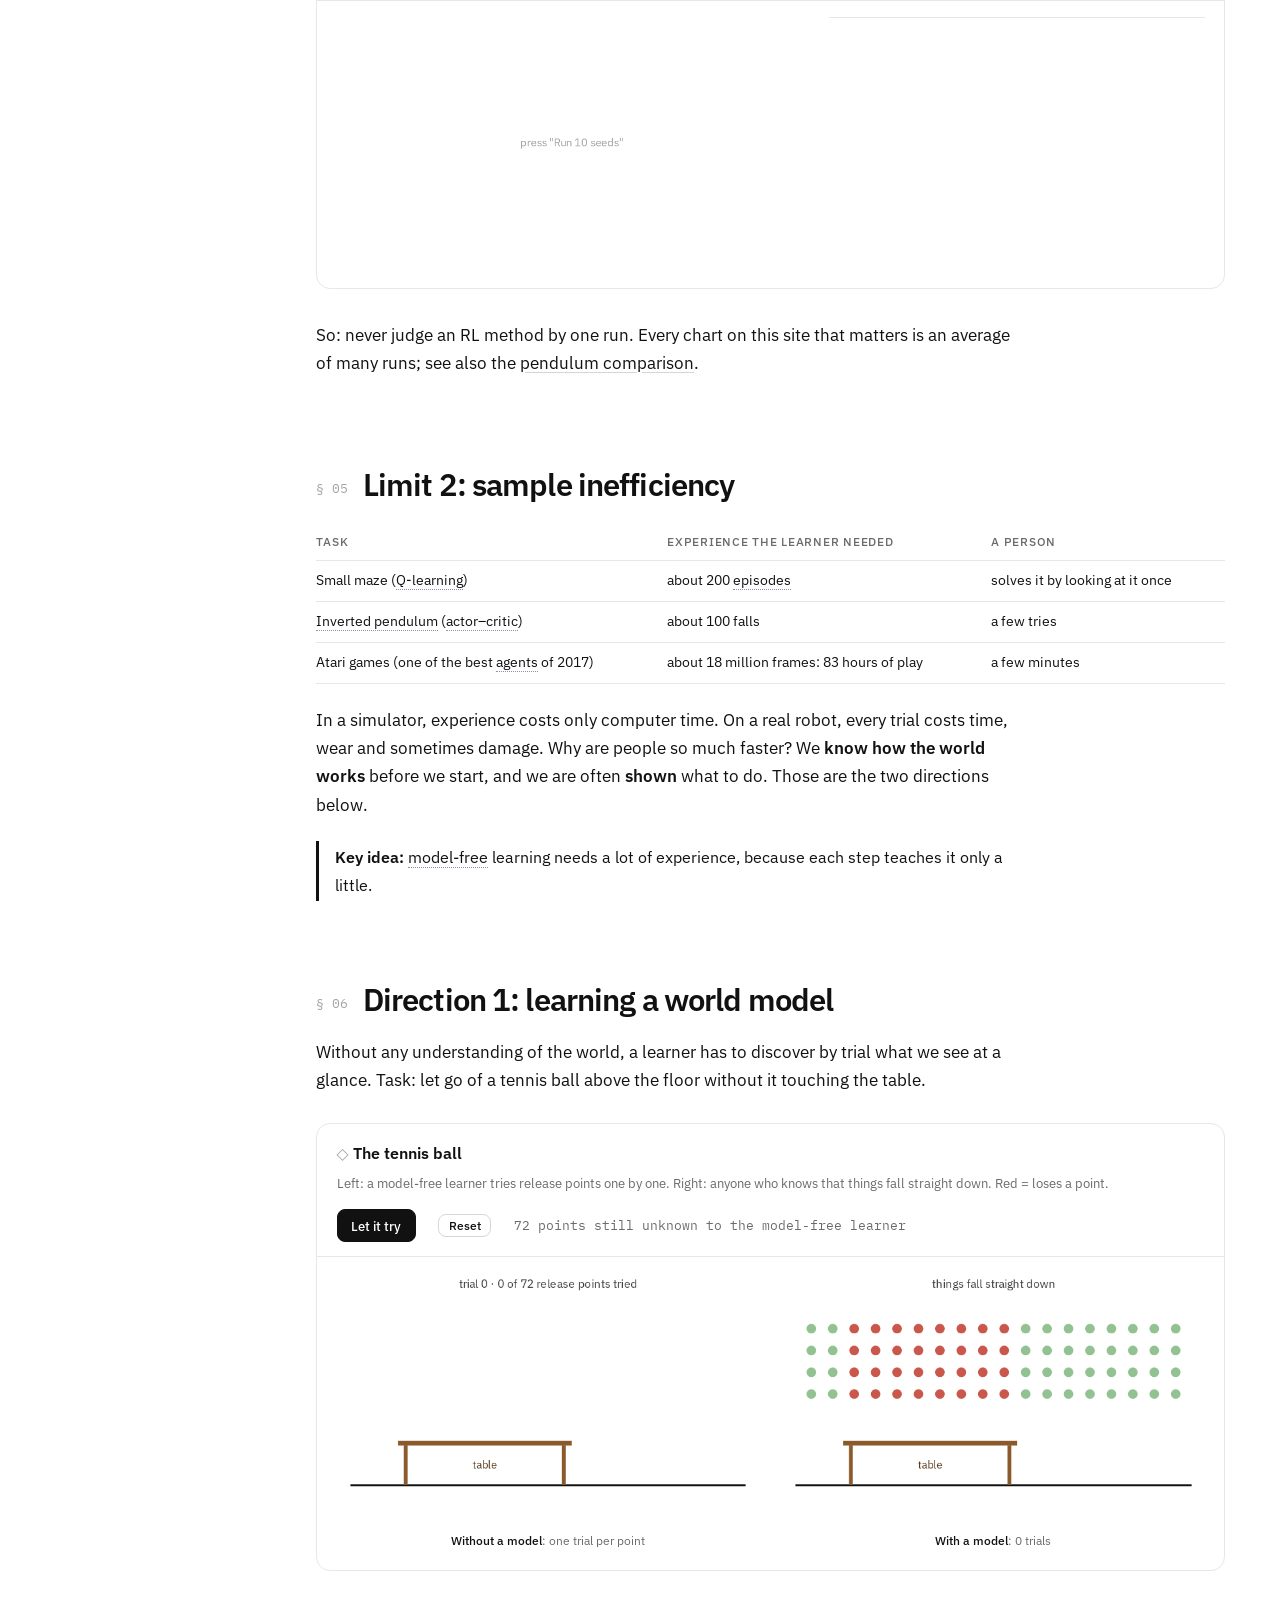
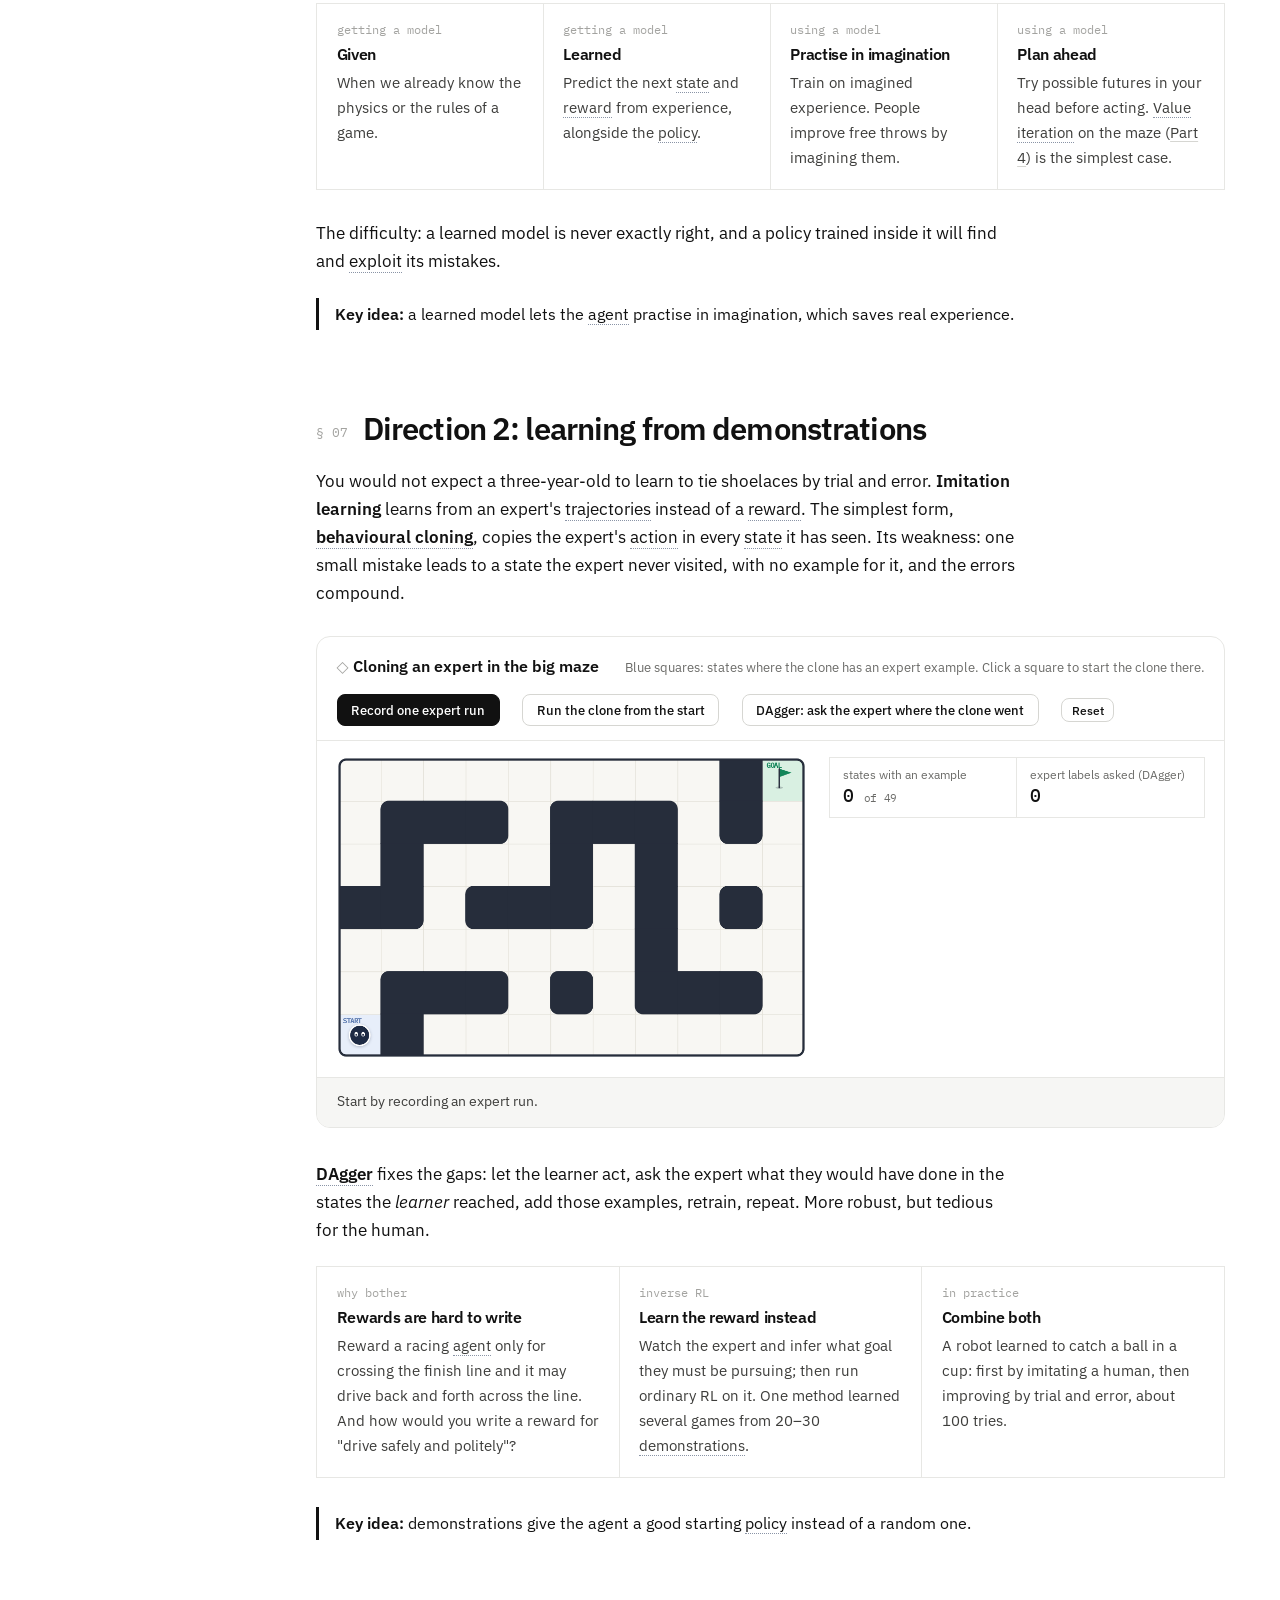
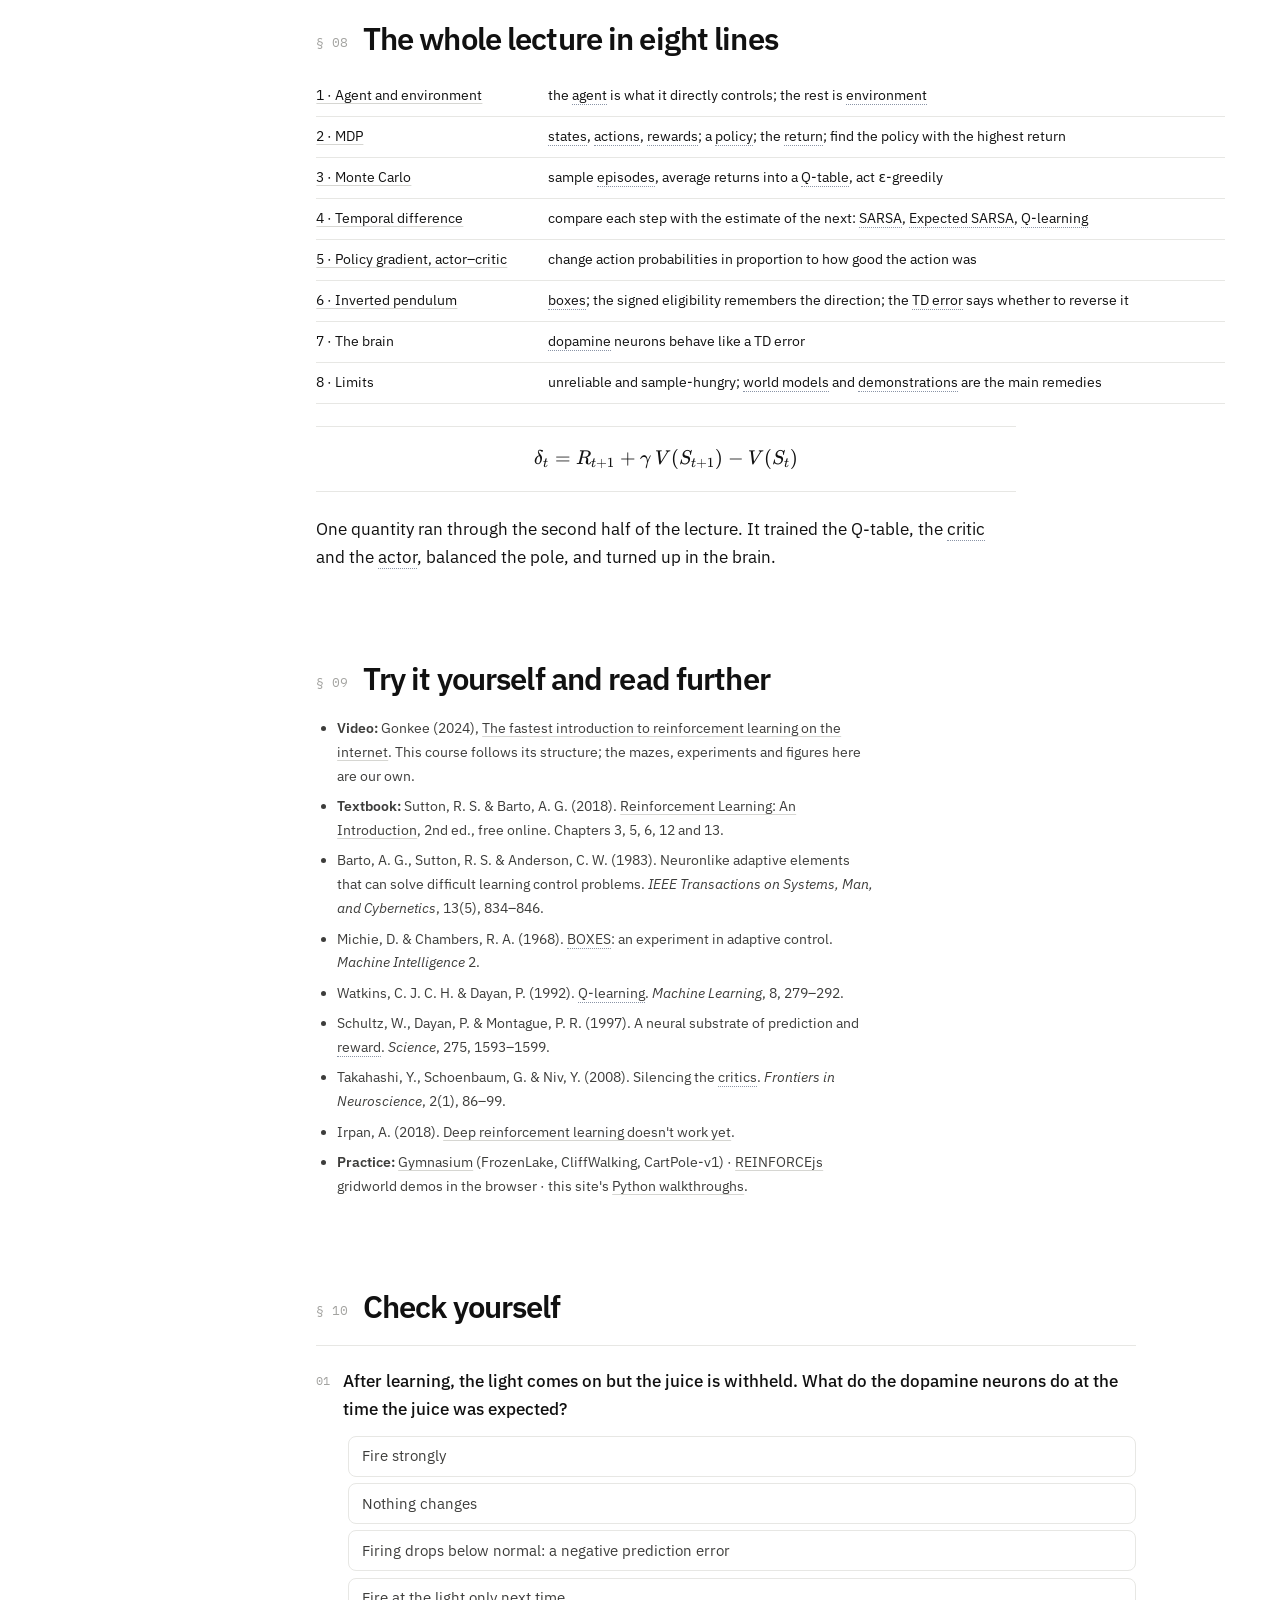
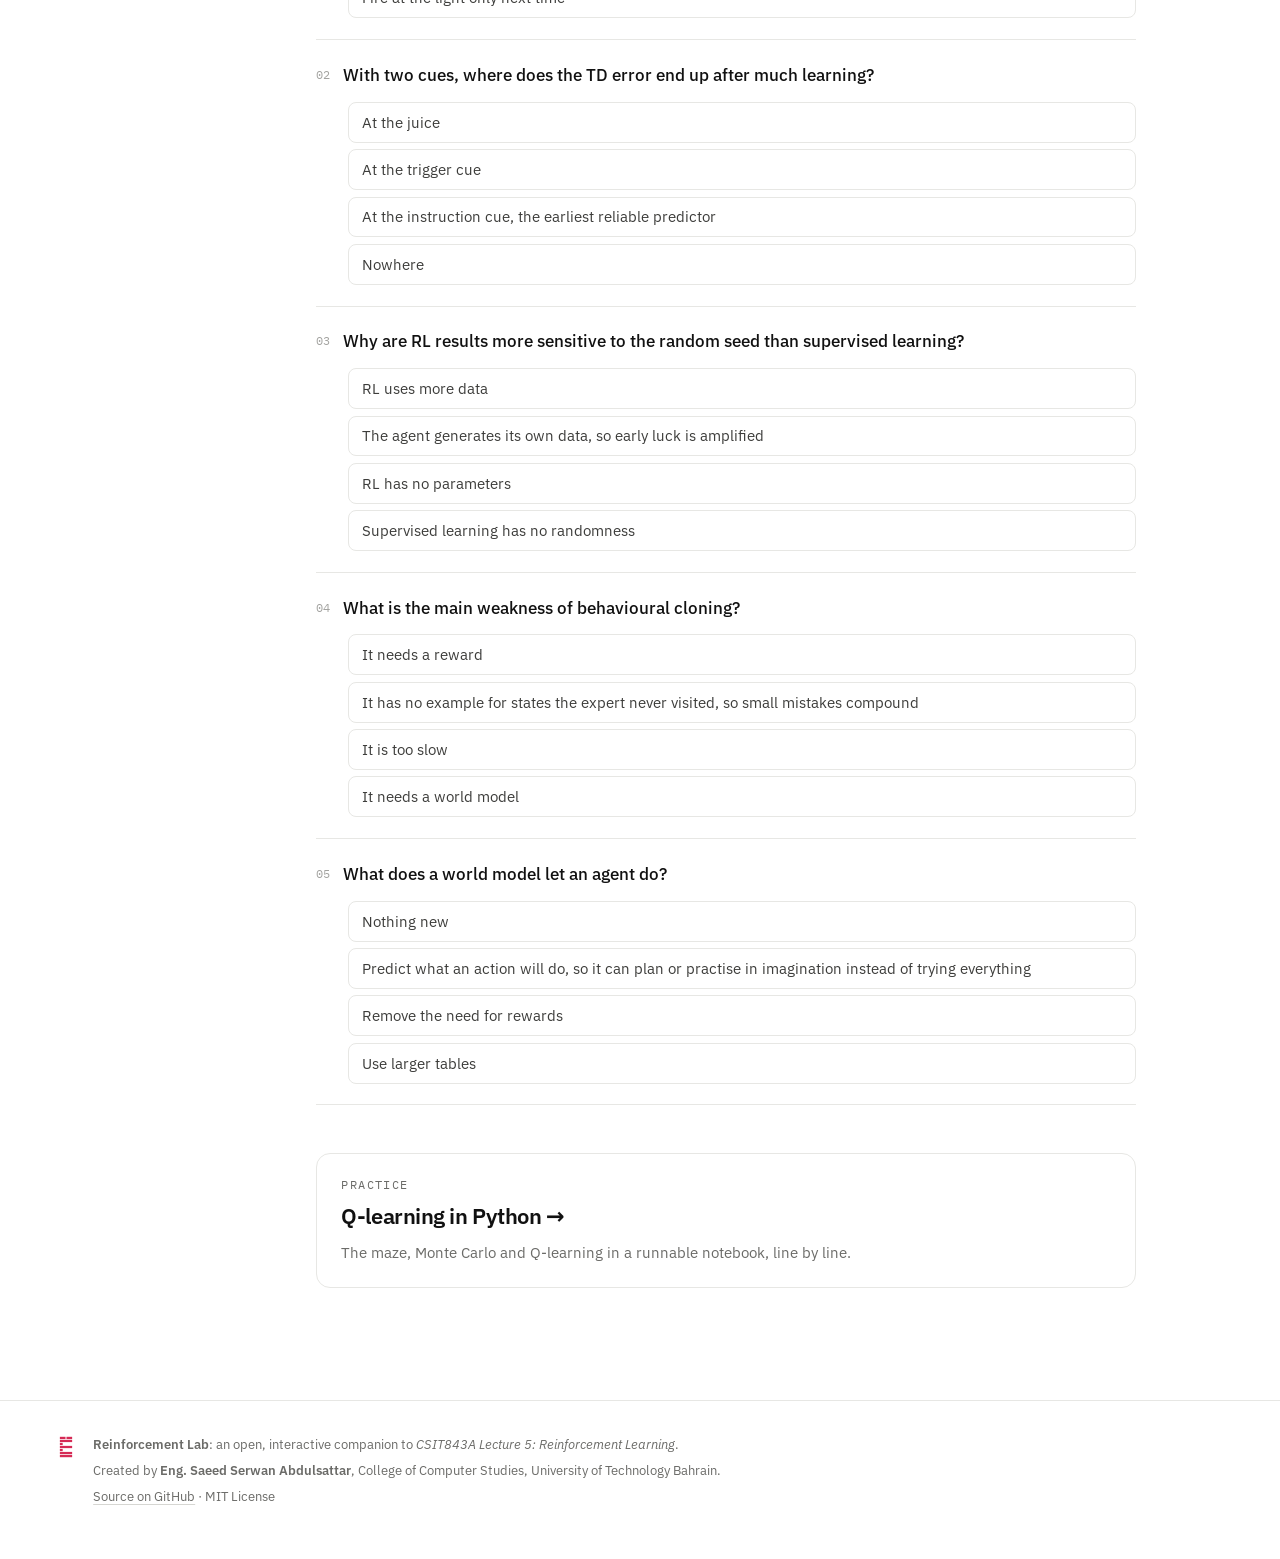
<file: brain.html>
<!DOCTYPE html>
<html lang="en">
<head>
  <meta charset="utf-8">
  <meta name="viewport" content="width=device-width, initial-scale=1">
  <title>Reinforcement Lab · Reinforcement learning, the brain and its limits</title>
  <meta name="description" content="Dopamine and the TD error, actor and critic in the striatum, and what reinforcement learning still cannot do well: luck, sample inefficiency, world models and demonstrations.">
  <meta name="author" content="Eng. Saeed Serwan Abdulsattar">
  <meta property="og:title" content="Reinforcement Lab · Reinforcement learning, the brain and its limits">
  <meta property="og:description" content="Dopamine and the TD error, actor and critic in the striatum, and what reinforcement learning still cannot do well: luck, sample inefficiency, world models and demonstrations.">
  <meta property="og:image" content="assets/img/favicon-512.png">
  <meta name="theme-color" content="#ffffff">
  <link rel="icon" type="image/svg+xml" href="assets/img/utb-logo.svg">
  <link rel="icon" type="image/png" sizes="32x32" href="assets/img/favicon-32.png">
  <link rel="apple-touch-icon" href="assets/img/favicon-180.png">
  <link rel="stylesheet" href="assets/vendor/katex/katex.min.css">
  <link rel="stylesheet" href="assets/css/style.css">
</head>
<body>

<header class="site-header">
  <a class="brand" href="index.html">
    <img class="brand-logo" src="assets/img/utb-logo.svg" alt="University of Technology Bahrain logo" onerror="this.remove()">
    <span class="brand-title">Reinforcement Lab</span>
  </a>
  <nav class="page-tabs" aria-label="Lessons">
    <a href="index.html">Overview</a>
    <a href="maze.html">The maze & Monte Carlo</a>
    <a href="td.html">Temporal difference</a>
    <a href="policy.html">Policy gradients</a>
    <a href="pendulum.html">Inverted pendulum</a>
    <a href="brain.html" class="active" aria-current="page">Brain & limits</a>
    <a href="code-qlearning.html">Q-learning in Python</a>
    <a href="code-pendulum.html">Pendulum in Python</a>
  </nav>
  <nav class="top-links">
    <a href="https://github.com/SaeedSerwan/reinforcementlearning" target="_blank" rel="noopener"><svg viewBox="0 0 16 16" aria-hidden="true"><path fill="currentColor" d="M8 0C3.58 0 0 3.58 0 8c0 3.54 2.29 6.53 5.47 7.59.4.07.55-.17.55-.38 0-.19-.01-.82-.01-1.49-2.01.37-2.53-.49-2.69-.94-.09-.23-.48-.94-.82-1.13-.28-.15-.68-.52-.01-.53.63-.01 1.08.58 1.23.82.72 1.21 1.87.87 2.33.66.07-.52.28-.87.51-1.07-1.78-.2-3.64-.89-3.64-3.95 0-.87.31-1.59.82-2.15-.08-.2-.36-1.02.08-2.12 0 0 .67-.21 2.2.82.64-.18 1.32-.27 2-.27.68 0 1.36.09 2 .27 1.53-1.04 2.2-.82 2.2-.82.44 1.1.16 1.92.08 2.12.51.56.82 1.27.82 2.15 0 3.07-1.87 3.75-3.65 3.95.29.25.54.73.54 1.48 0 1.07-.01 1.93-.01 2.2 0 .21.15.46.55.38A8.013 8.013 0 0016 8c0-4.42-3.58-8-8-8z"/></svg>GitHub</a>
  </nav>
</header>

<div class="layout">
  <aside class="toc" aria-label="Contents">
    <p class="toc-title">Brain & limits</p>
    <ol>
      <li><a href="#dopamine">Dopamine and a prediction that failed</a></li>
      <li><a href="#tdsim">The TD error behaves the same way</a></li>
      <li><a href="#striatum">Actor and critic in the brain?</a></li>
      <li><a href="#luck">Limit 1: results depend on luck</a></li>
      <li><a href="#samples">Limit 2: sample inefficiency</a></li>
      <li><a href="#worldmodel">Direction 1: learning a world model</a></li>
      <li><a href="#demos">Direction 2: learning from demonstrations</a></li>
      <li><a href="#summary">The whole lecture in eight lines</a></li>
      <li><a href="#sources">Try it yourself and read further</a></li>
      <li><a href="#quiz">Check yourself</a></li>
    </ol>
  </aside>

  <main>
    <section class="hero">
      <p class="eyebrow">CSIT843A · Lecture 5 · Parts 7 and 8</p>
      <h1>The brain, <em>and what still does not work.</em></h1>
      <p class="lead">
        An algorithm built for engineering reasons turned out to describe a signal in the brain. And a lecture can make reinforcement
        learning look more finished than it is: here are its honest limits, and two directions people are working on.
      </p>
      <div class="learn-grid cols-5">
        <div><span class="num">01</span>Dopamine behaves like the TD error</div>
        <div><span class="num">02</span>Actor and critic in the striatum (a hypothesis)</div>
        <div><span class="num">03</span>Why RL results depend on luck and need so much experience</div>
        <div><span class="num">04</span>World models and learning from demonstrations</div>
        <div><span class="num">05</span>The whole lecture in eight lines</div>
      </div>
    </section>

    <section id="dopamine" class="chapter">
      <h2><span class="chap">01</span>Dopamine and a prediction that failed</h2>
      <p>Dopamine neurons in the midbrain were long thought to signal reward. In the 1980s and 90s Wolfram Schultz recorded them in monkeys: a light comes on, and a little later a drop of juice arrives.</p>
      <div class="table-wrap"><table class="clean">
        <thead><tr><th>Situation</th><th>At the light (cue)</th><th>At the juice</th></tr></thead>
        <tbody>
          <tr><td>Before learning: juice arrives unexpectedly</td><td>no response</td><td><strong>burst of firing</strong></td></tr>
          <tr><td>After learning: light, then juice</td><td><strong>burst of firing</strong></td><td>no response</td></tr>
          <tr><td>After learning, but the juice is withheld</td><td><strong>burst of firing</strong></td><td><strong>firing drops below normal</strong></td></tr>
        </tbody>
      </table></div>
      <p>"Dopamine = reward" explains only the first row. In 1997 Schultz, Dayan and Montague gave the answer: the neurons behave like the <strong>TD error</strong>, a reward <em>prediction</em> error. Better or worse than expected.</p>
    </section>

    <section id="tdsim" class="chapter">
      <h2><span class="chap">02</span>The TD error behaves the same way</h2>
      <p>Simulate the experiment with the plain TD(0) of <a href="td.html#error">Part 4</a>. Each trial has 20 time steps; before the first cue nothing can be predicted. Move through the trials.</p>
      <div class="lab">
        <div class="lab-head"><p class="lab-title">A TD learner in the monkey experiment</p><p class="lab-hint">α = 0.2, γ = 1.</p></div>
        <div class="controls">
          <label class="ctl">trial <input type="range" id="da-n" min="1" max="400" step="1" value="1"><output></output></label>
          <div class="seg" id="da-cues"><button data-v="1" class="on">One cue (light)</button><button data-v="2">Two cues: instruction, then trigger</button></div>
          <label class="check"><input type="checkbox" id="da-with"> withhold the juice in this trial</label>
          <button class="btn ghost small" id="da-play">Play</button>
        </div>
        <div class="lab-body"><div class="plot" id="da-v"></div><div class="plot" id="da-d"></div></div>
        <div class="lab-foot" id="da-foot"></div>
      </div>
      <p>With two cues (an instruction cue that says which lever, then a trigger cue that says when), the surprise moves back past the trigger to the instruction cue, as Schultz's recordings did. It stops at the earliest event that reliably predicts the juice: before that, nothing does.</p>
      <p class="takeaway"><b>Key idea:</b> the TD error and dopamine both move from the reward to the earliest reliable predictor of it.</p>
    </section>

    <section id="striatum" class="chapter">
      <h2><span class="chap">03</span>Actor and critic in the brain?</h2>
      <p>A second, less settled link. Deep in the brain, the <strong>striatum</strong> is involved in action planning, decision making, motivation and reward. Two of its parts have been proposed to play the roles of actor and critic: the <strong>dorsolateral striatum</strong> in choosing actions, the <strong>ventral striatum</strong> in prediction. And dopamine, the TD error, reaches both, just as δ teaches both actor and critic.</p>
      <div class="plot" id="st-diagram" style="max-width:860px;margin:1.4rem 0"></div>
      <p class="prose" style="color:var(--muted);font-size:.92rem">After Takahashi, Schoenbaum &amp; Niv (2008), "Silencing the critics". Good evidence, but treat it as a hypothesis.</p>
    </section>

    <section id="luck" class="chapter">
      <h2><span class="chap">04</span>Limit 1: results depend on luck</h2>
      <p>The same program with different random numbers can succeed or fail. In supervised learning the data are fixed; an RL agent <strong>creates its own data</strong>. A lucky early success gives good data, which gives a better policy, which gives better data; an unlucky start does the opposite.</p>
      <div class="lab">
        <div class="lab-head"><p class="lab-title">Ten runs of the same Q-learner</p><p class="lab-hint">Q-learning on the pendulum boxes of Part 6, identical settings, at most 400 trials. Only the random seed differs.</p></div>
        <div class="controls"><button class="btn" id="lk-run">Run 10 seeds</button></div>
        <div class="lab-body"><div class="lab-grid"><div class="plot" id="lk-plot"></div><div class="stats" id="lk-stats"></div></div></div>
      </div>
      <p>So: never judge an RL method by one run. Every chart on this site that matters is an average of many runs; see also the <a href="pendulum.html#compare">pendulum comparison</a>.</p>
    </section>

    <section id="samples" class="chapter">
      <h2><span class="chap">05</span>Limit 2: sample inefficiency</h2>
      <div class="table-wrap"><table class="clean">
        <thead><tr><th>Task</th><th>Experience the learner needed</th><th>A person</th></tr></thead>
        <tbody>
          <tr><td>Small maze (Q-learning)</td><td>about 200 episodes</td><td>solves it by looking at it once</td></tr>
          <tr><td>Inverted pendulum (actor–critic)</td><td>about 100 falls</td><td>a few tries</td></tr>
          <tr><td>Atari games (one of the best agents of 2017)</td><td>about 18 million frames: 83 hours of play</td><td>a few minutes</td></tr>
        </tbody>
      </table></div>
      <p>In a simulator, experience costs only computer time. On a real robot, every trial costs time, wear and sometimes damage. Why are people so much faster? We <strong>know how the world works</strong> before we start, and we are often <strong>shown</strong> what to do. Those are the two directions below.</p>
      <p class="takeaway"><b>Key idea:</b> model-free learning needs a lot of experience, because each step teaches it only a little.</p>
    </section>

    <section id="worldmodel" class="chapter">
      <h2><span class="chap">06</span>Direction 1: learning a world model</h2>
      <p>Without any understanding of the world, a learner has to discover by trial what we see at a glance. Task: let go of a tennis ball above the floor without it touching the table.</p>
      <div class="lab">
        <div class="lab-head"><p class="lab-title">The tennis ball</p><p class="lab-hint">Left: a model-free learner tries release points one by one. Right: anyone who knows that things fall straight down. Red = loses a point.</p></div>
        <div class="controls"><button class="btn" id="tb-play">Let it try</button><button class="btn ghost small" id="tb-reset">Reset</button><span class="status" id="tb-status"></span></div>
        <div class="lab-body"><div class="lab-grid even"><div><div class="plot" id="tb-free"></div><p class="plot-cap"><b>Without a model</b>: one trial per point</p></div><div><div class="plot" id="tb-model"></div><p class="plot-cap"><b>With a model</b>: 0 trials</p></div></div></div>
      </div>
      <div class="cards cols-4">
        <div class="card"><span class="n">getting a model</span><h4>Given</h4><p>When we already know the physics or the rules of a game.</p></div>
        <div class="card"><span class="n">getting a model</span><h4>Learned</h4><p>Predict the next state and reward from experience, alongside the policy.</p></div>
        <div class="card"><span class="n">using a model</span><h4>Practise in imagination</h4><p>Train on imagined experience. People improve free throws by imagining them.</p></div>
        <div class="card"><span class="n">using a model</span><h4>Plan ahead</h4><p>Try possible futures in your head before acting. Value iteration on the maze (<a href="td.html#model">Part 4</a>) is the simplest case.</p></div>
      </div>
      <p>The difficulty: a learned model is never exactly right, and a policy trained inside it will find and exploit its mistakes.</p>
      <p class="takeaway"><b>Key idea:</b> a learned model lets the agent practise in imagination, which saves real experience.</p>
    </section>

    <section id="demos" class="chapter">
      <h2><span class="chap">07</span>Direction 2: learning from demonstrations</h2>
      <p>You would not expect a three-year-old to learn to tie shoelaces by trial and error. <strong>Imitation learning</strong> learns from an expert's trajectories instead of a reward. The simplest form, <strong>behavioural cloning</strong>, copies the expert's action in every state it has seen. Its weakness: one small mistake leads to a state the expert never visited, with no example for it, and the errors compound.</p>
      <div class="lab">
        <div class="lab-head"><p class="lab-title">Cloning an expert in the big maze</p><p class="lab-hint">Blue squares: states where the clone has an expert example. Click a square to start the clone there.</p></div>
        <div class="controls"><button class="btn" id="bc-demo">Record one expert run</button><button class="btn ghost" id="bc-run">Run the clone from the start</button><button class="btn ghost" id="bc-dagger">DAgger: ask the expert where the clone went</button><button class="btn ghost small" id="bc-reset">Reset</button></div>
        <div class="lab-body"><div class="lab-grid"><div class="plot" id="bc-grid"></div><div class="stats" id="bc-stats"></div></div></div>
        <div class="lab-foot" id="bc-foot"></div>
      </div>
      <p><strong>DAgger</strong> fixes the gaps: let the learner act, ask the expert what they would have done in the states the <em>learner</em> reached, add those examples, retrain, repeat. More robust, but tedious for the human.</p>
      <div class="cards">
        <div class="card"><span class="n">why bother</span><h4>Rewards are hard to write</h4><p>Reward a racing agent only for crossing the finish line and it may drive back and forth across the line. And how would you write a reward for "drive safely and politely"?</p></div>
        <div class="card"><span class="n">inverse RL</span><h4>Learn the reward instead</h4><p>Watch the expert and infer what goal they must be pursuing; then run ordinary RL on it. One method learned several games from 20–30 demonstrations.</p></div>
        <div class="card"><span class="n">in practice</span><h4>Combine both</h4><p>A robot learned to catch a ball in a cup: first by imitating a human, then improving by trial and error, about 100 tries.</p></div>
      </div>
      <p class="takeaway"><b>Key idea:</b> demonstrations give the agent a good starting policy instead of a random one.</p>
    </section>

    <section id="summary" class="chapter">
      <h2><span class="chap">08</span>The whole lecture in eight lines</h2>
      <div class="table-wrap"><table class="clean">
        <tbody>
          <tr><td><a href="index.html#agent">1 · Agent and environment</a></td><td>the agent is what it directly controls; the rest is environment</td></tr>
          <tr><td><a href="index.html#loop">2 · MDP</a></td><td>states, actions, rewards; a policy; the return; find the policy with the highest return</td></tr>
          <tr><td><a href="maze.html">3 · Monte Carlo</a></td><td>sample episodes, average returns into a Q-table, act ε-greedily</td></tr>
          <tr><td><a href="td.html">4 · Temporal difference</a></td><td>compare each step with the estimate of the next: SARSA, Expected SARSA, Q-learning</td></tr>
          <tr><td><a href="policy.html">5 · Policy gradient, actor–critic</a></td><td>change action probabilities in proportion to how good the action was</td></tr>
          <tr><td><a href="pendulum.html">6 · Inverted pendulum</a></td><td>boxes; the signed eligibility remembers the direction; the TD error says whether to reverse it</td></tr>
          <tr><td>7 · The brain</td><td>dopamine neurons behave like a TD error</td></tr>
          <tr><td>8 · Limits</td><td>unreliable and sample-hungry; world models and demonstrations are the main remedies</td></tr>
        </tbody>
      </table></div>
      <div class="formula">\[ \delta_t = R_{t+1} + \gamma\, V(S_{t+1}) - V(S_t) \]</div>
      <p>One quantity ran through the second half of the lecture. It trained the Q-table, the critic and the actor, balanced the pole, and turned up in the brain.</p>
    </section>

    <section id="sources" class="chapter">
      <h2><span class="chap">09</span>Try it yourself and read further</h2>
      <ul class="refs">
        <li><strong>Video:</strong> Gonkee (2024), <a href="https://www.youtube.com/watch?v=VnpRp7ZglfA" target="_blank" rel="noopener">The fastest introduction to reinforcement learning on the internet</a>. This course follows its structure; the mazes, experiments and figures here are our own.</li>
        <li><strong>Textbook:</strong> Sutton, R. S. &amp; Barto, A. G. (2018). <a href="http://incompleteideas.net/book/the-book-2nd.html" target="_blank" rel="noopener">Reinforcement Learning: An Introduction</a>, 2nd ed., free online. Chapters 3, 5, 6, 12 and 13.</li>
        <li>Barto, A. G., Sutton, R. S. &amp; Anderson, C. W. (1983). Neuronlike adaptive elements that can solve difficult learning control problems. <em>IEEE Transactions on Systems, Man, and Cybernetics</em>, 13(5), 834–846.</li>
        <li>Michie, D. &amp; Chambers, R. A. (1968). BOXES: an experiment in adaptive control. <em>Machine Intelligence</em> 2.</li>
        <li>Watkins, C. J. C. H. &amp; Dayan, P. (1992). Q-learning. <em>Machine Learning</em>, 8, 279–292.</li>
        <li>Schultz, W., Dayan, P. &amp; Montague, P. R. (1997). A neural substrate of prediction and reward. <em>Science</em>, 275, 1593–1599.</li>
        <li>Takahashi, Y., Schoenbaum, G. &amp; Niv, Y. (2008). Silencing the critics. <em>Frontiers in Neuroscience</em>, 2(1), 86–99.</li>
        <li>Irpan, A. (2018). <a href="https://www.alexirpan.com/2018/02/14/rl-hard.html" target="_blank" rel="noopener">Deep reinforcement learning doesn't work yet</a>.</li>
        <li><strong>Practice:</strong> <a href="https://gymnasium.farama.org" target="_blank" rel="noopener">Gymnasium</a> (FrozenLake, CliffWalking, CartPole-v1) · <a href="https://cs.stanford.edu/people/karpathy/reinforcejs/" target="_blank" rel="noopener">REINFORCEjs</a> gridworld demos in the browser · this site's <a href="code-qlearning.html">Python walkthroughs</a>.</li>
      </ul>
    </section>

    <section id="quiz" class="chapter">
      <h2><span class="chap">10</span>Check yourself</h2>
      <div class="quiz" id="quiz-box"></div>
      <p class="quiz-score" id="quiz-box-score"></p>
      <a class="next-card" href="code-qlearning.html">
        <span class="next-eyebrow">Practice</span>
        <span class="next-title">Q-learning in Python →</span>
        <span class="next-text">The maze, Monte Carlo and Q-learning in a runnable notebook, line by line.</span>
      </a>
    </section>
  </main>
</div>

<footer class="site-footer">
  <div class="footer-inner">
    <img class="footer-logo" src="assets/img/utb-logo.svg" alt="" onerror="this.remove()">
    <div>
      <p><strong>Reinforcement Lab</strong>: an open, interactive companion to <em>CSIT843A Lecture 5: Reinforcement Learning</em>.</p>
      <p>Created by <strong>Eng. Saeed Serwan Abdulsattar</strong>, College of Computer Studies, University of Technology Bahrain.</p>
      <p><a href="https://github.com/SaeedSerwan/reinforcementlearning" target="_blank" rel="noopener">Source on GitHub</a> · MIT License</p>
    </div>
  </div>
</footer>

<script src="assets/vendor/katex/katex.min.js"></script>
<script src="assets/vendor/katex/auto-render.min.js"></script>
<script src="assets/js/lib.js"></script>
<script src="assets/js/tips.js"></script>
<script src="assets/js/brain.js"></script>
</body>
</html>
</file>
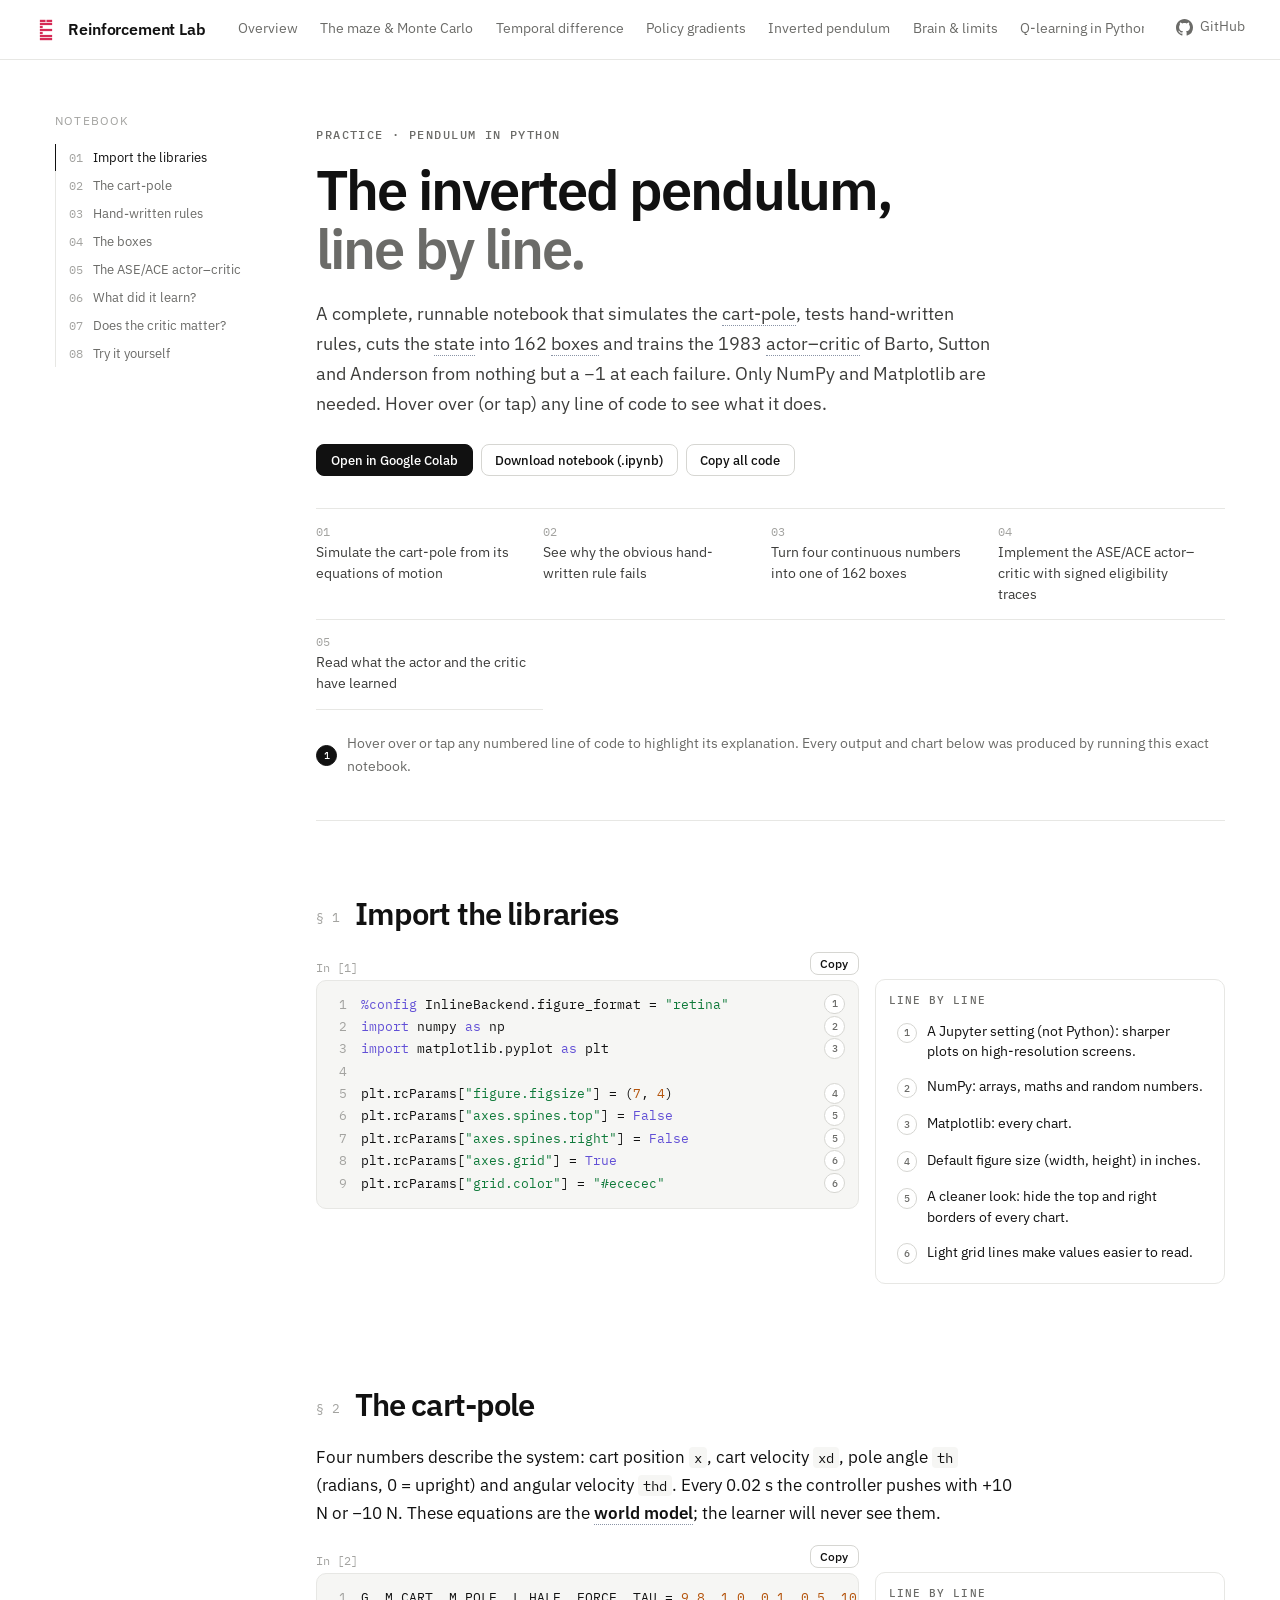
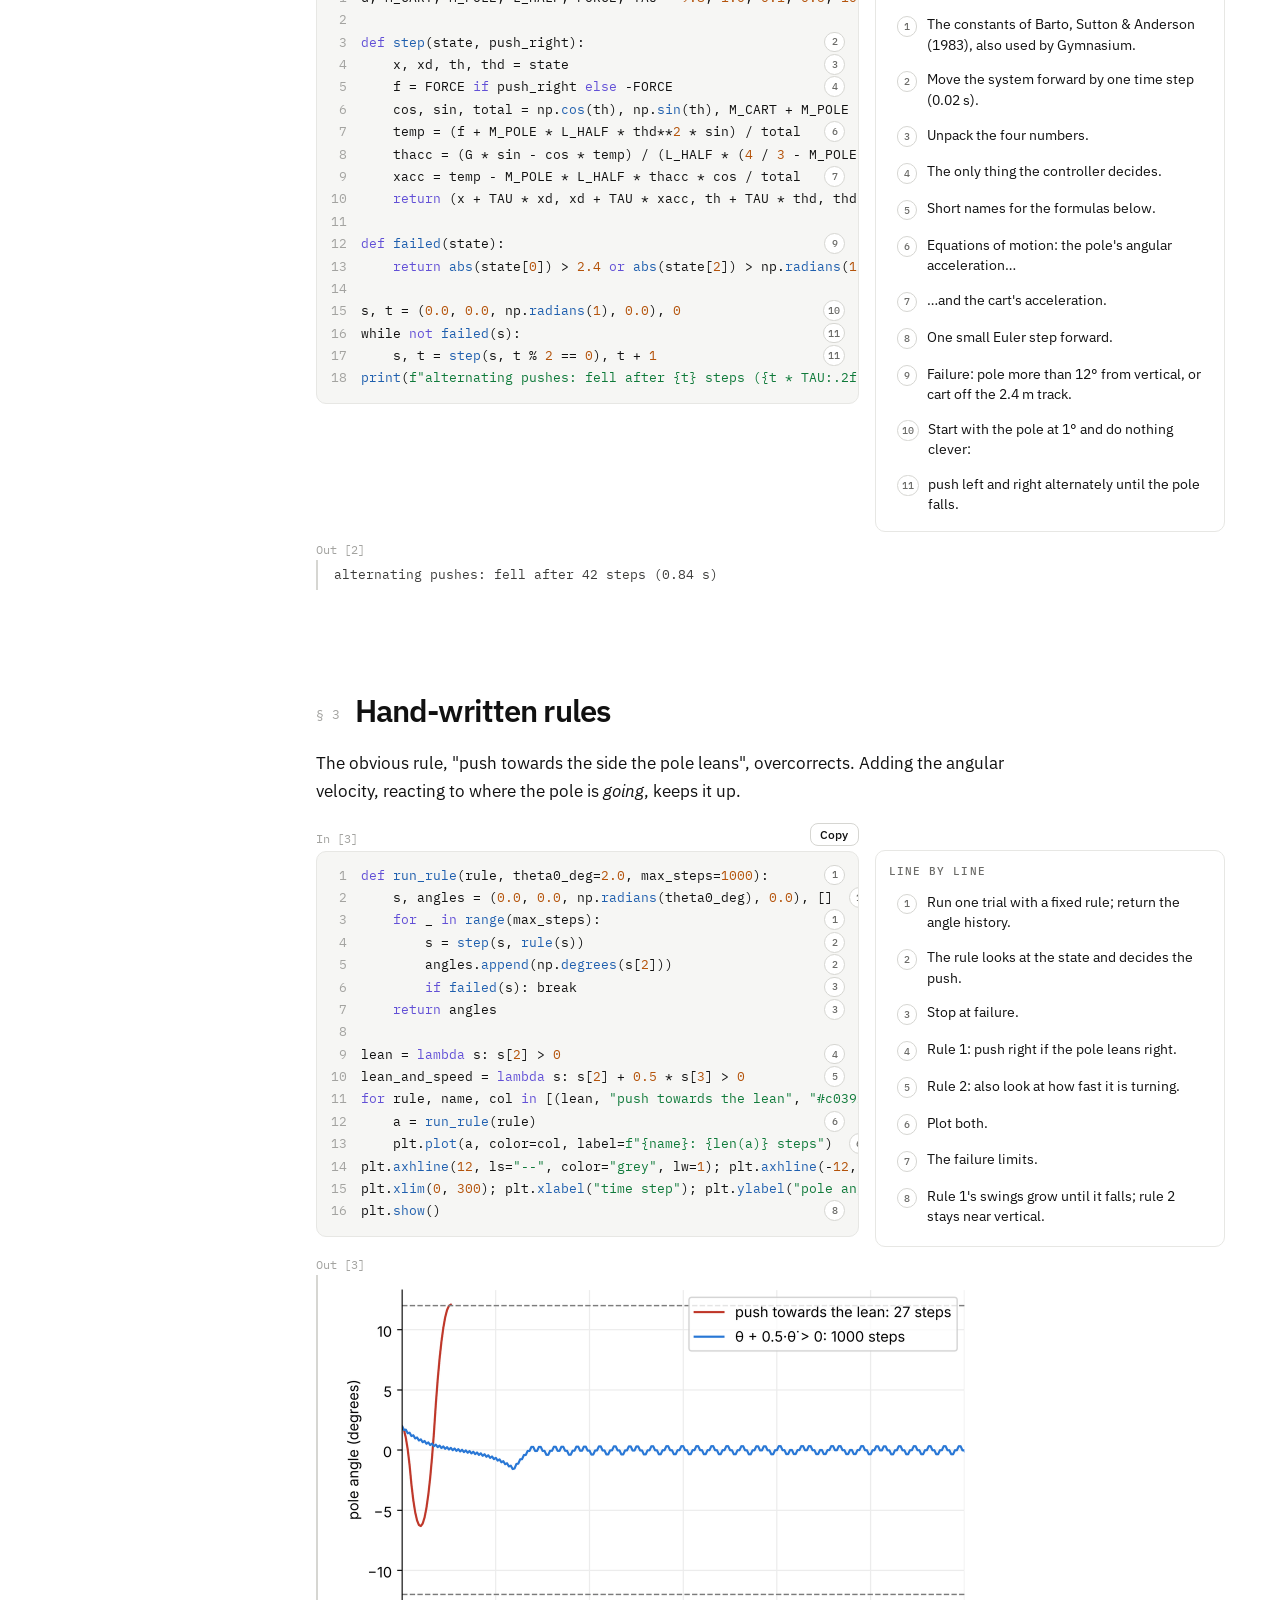
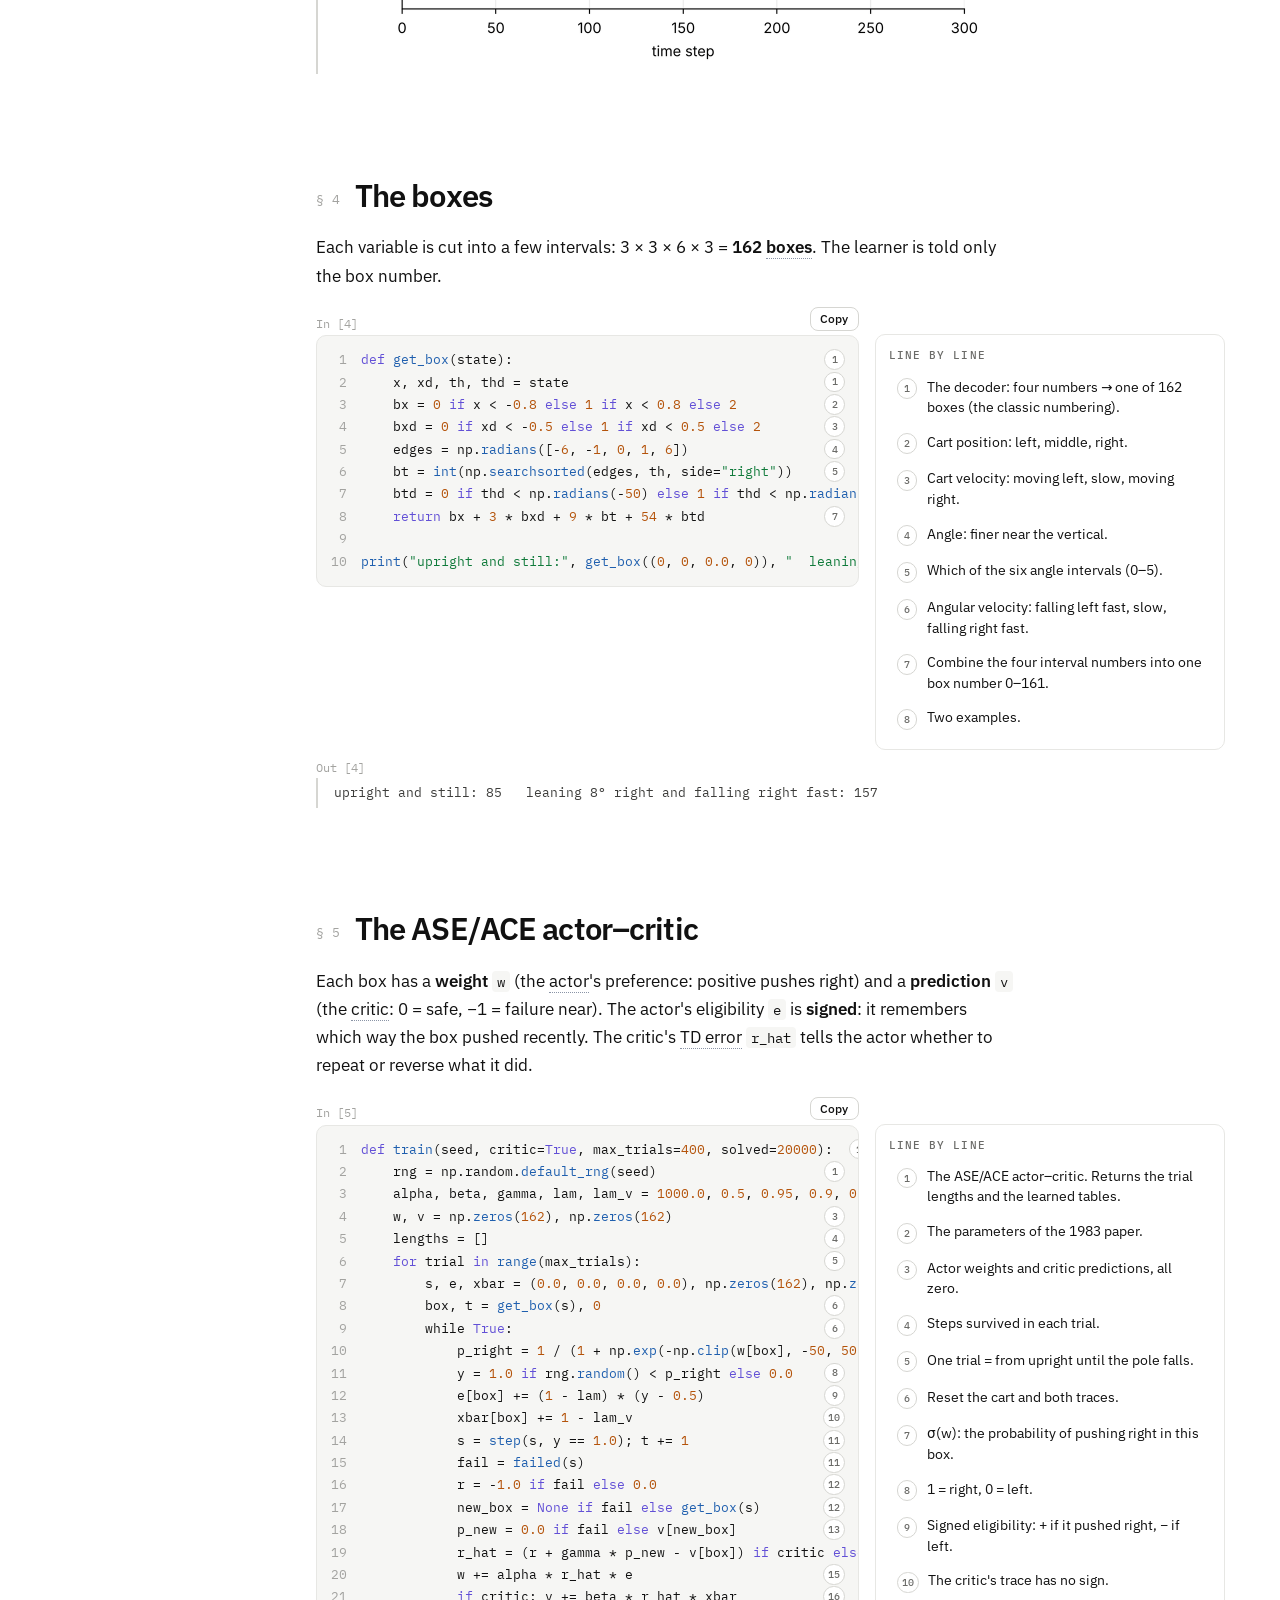
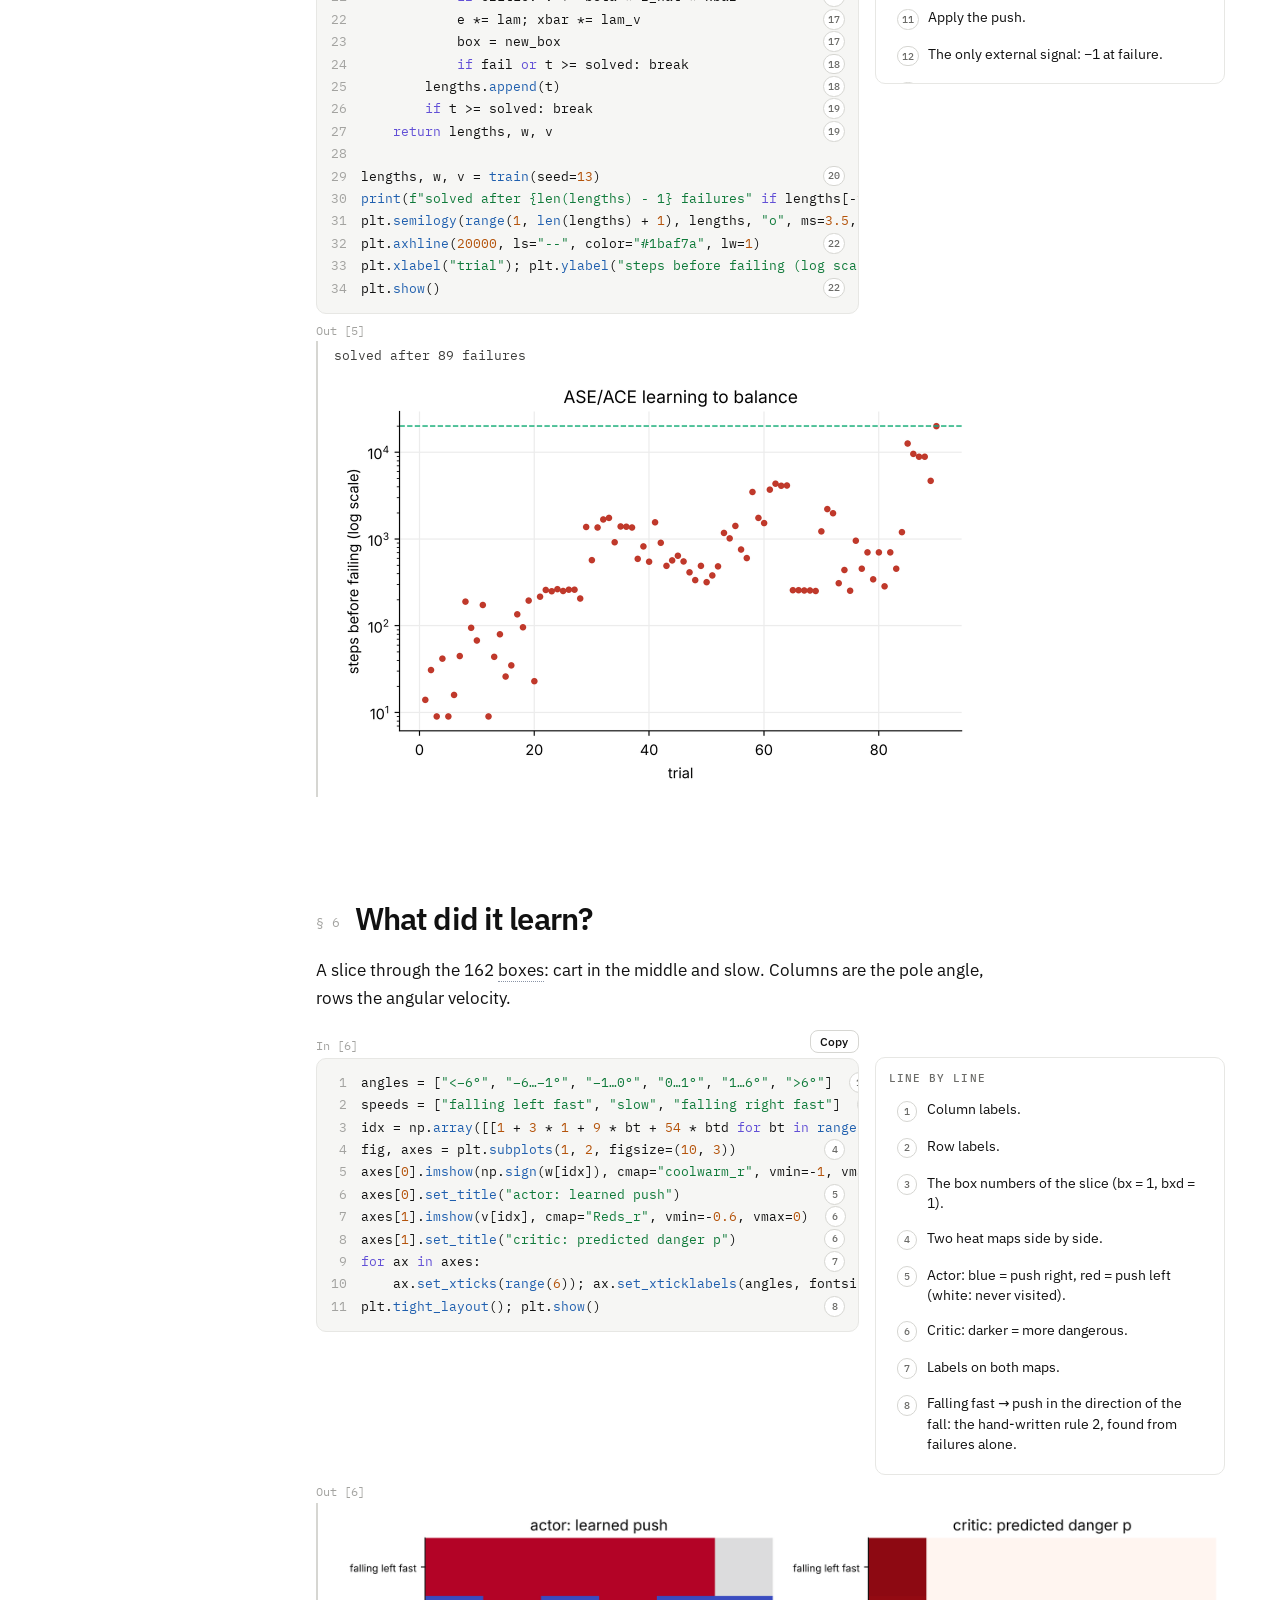
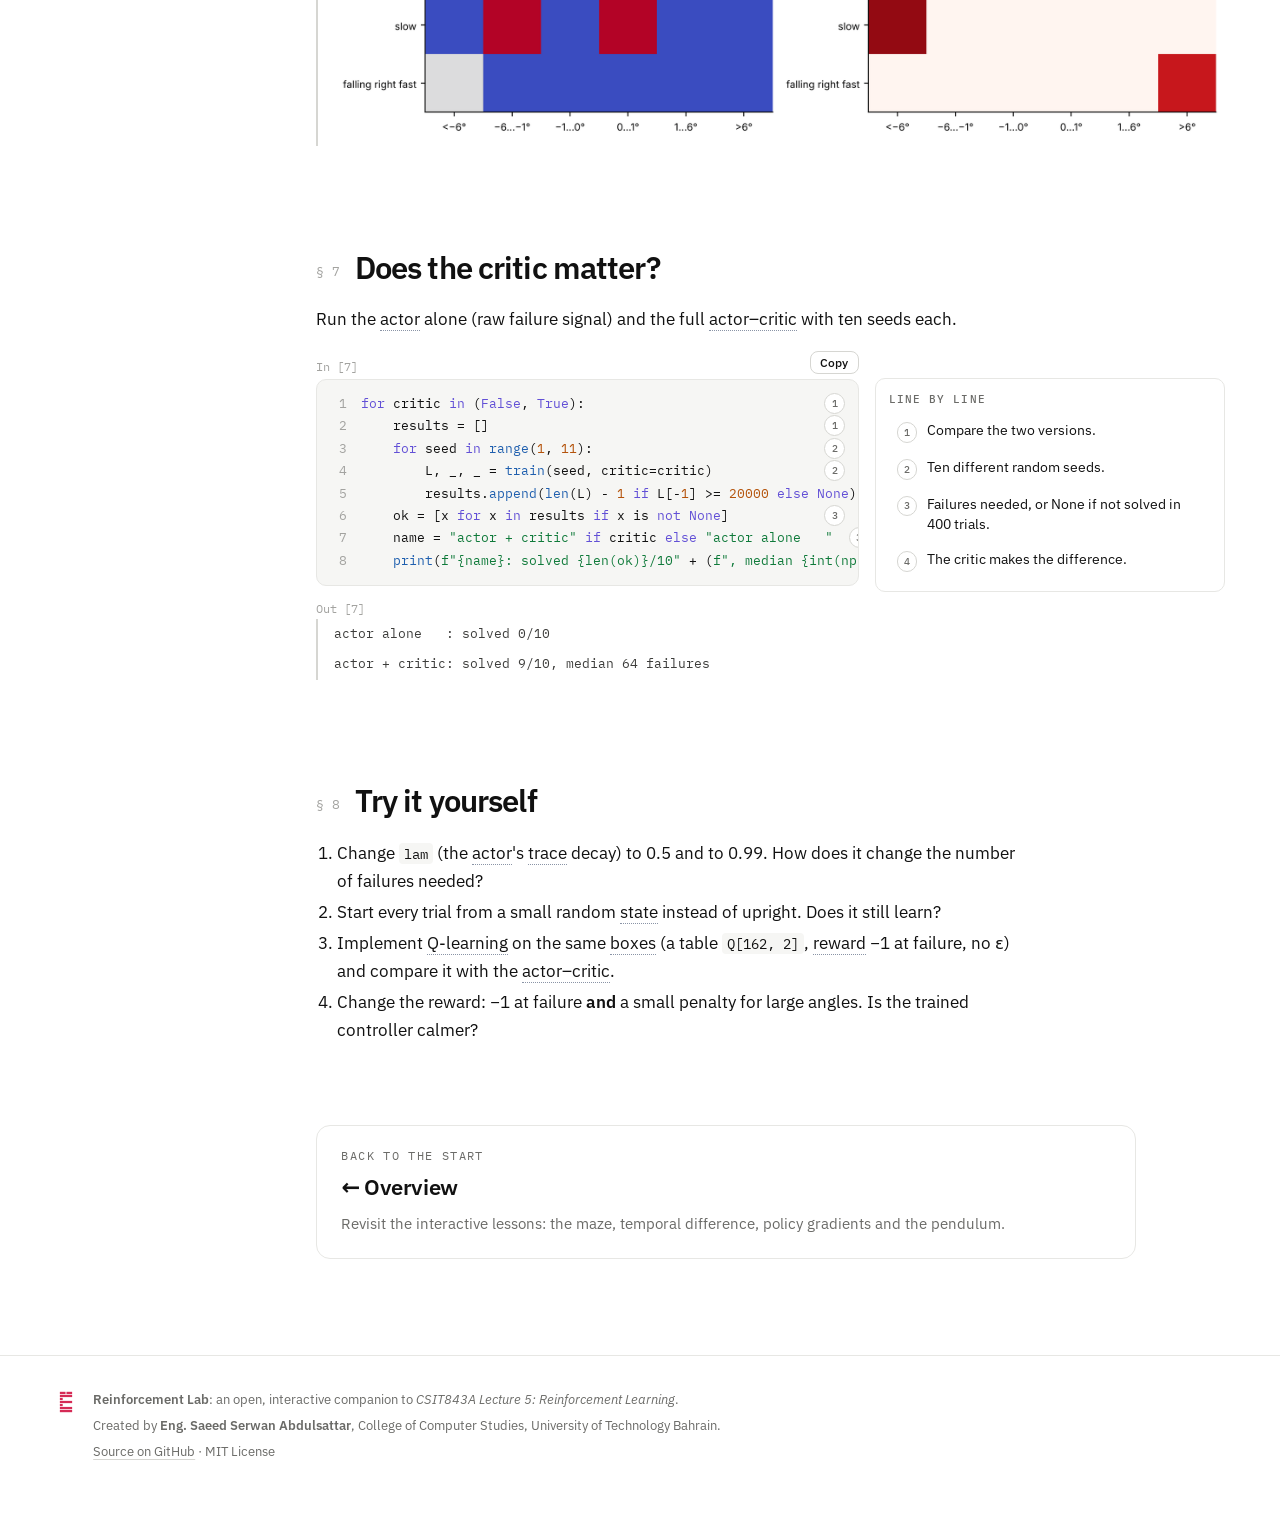
<file: code-pendulum.html>
<!DOCTYPE html>
<html lang="en">
<head>
  <meta charset="utf-8">
  <meta name="viewport" content="width=device-width, initial-scale=1">
  <title>The Inverted Pendulum and the ASE/ACE Actor–Critic in Python, Line by Line · Reinforcement Lab</title>
  <meta name="description" content="A complete, runnable notebook that simulates the cart-pole, tests hand-written rules, cuts the state into 162 boxes and trains the 1983 actor–critic of Barto, Sutton and Anderson from nothing but a −1 at each failure. Only NumPy and Matplotlib are needed. Hover over (or tap) any line of code to see what it does.">
  <meta name="author" content="Eng. Saeed Serwan Abdulsattar">
  <meta property="og:title" content="The Inverted Pendulum and the ASE/ACE Actor–Critic in Python, Line by Line · Reinforcement Lab">
  <meta property="og:description" content="A complete, runnable notebook that simulates the cart-pole, tests hand-written rules, cuts the state into 162 boxes and trains the 1983 actor–critic of Barto, Sutton and Anderson from nothing but a −1 at each failure. Only NumPy and Matplotlib are needed. Hover over (or tap) any line of code to see what it does.">
  <meta property="og:image" content="assets/img/favicon-512.png">
  <meta name="theme-color" content="#ffffff">
  <link rel="icon" type="image/svg+xml" href="assets/img/utb-logo.svg">
  <link rel="icon" type="image/png" sizes="32x32" href="assets/img/favicon-32.png">
  <link rel="apple-touch-icon" href="assets/img/favicon-180.png">
  <link rel="stylesheet" href="assets/vendor/katex/katex.min.css">
  <link rel="stylesheet" href="assets/css/style.css">
</head>
<body class="walkthrough">
<!-- Generated by tools/build_walkthroughs.py from tools/walkthrough_content.py. Edit those, not this file. -->

<header class="site-header">
  <a class="brand" href="index.html">
    <img class="brand-logo" src="assets/img/utb-logo.svg" alt="University of Technology Bahrain logo" onerror="this.remove()">
    <span class="brand-title">Reinforcement Lab</span>
  </a>
  <nav class="page-tabs" aria-label="Lessons">
    <a href="index.html">Overview</a>
    <a href="maze.html">The maze & Monte Carlo</a>
    <a href="td.html">Temporal difference</a>
    <a href="policy.html">Policy gradients</a>
    <a href="pendulum.html">Inverted pendulum</a>
    <a href="brain.html">Brain & limits</a>
    <a href="code-qlearning.html">Q-learning in Python</a>
    <a href="code-pendulum.html" class="active" aria-current="page">Pendulum in Python</a>
  </nav>
  <nav class="top-links">
    <a href="https://github.com/SaeedSerwan/reinforcementlearning" target="_blank" rel="noopener"><svg viewBox="0 0 16 16" aria-hidden="true"><path fill="currentColor" d="M8 0C3.58 0 0 3.58 0 8c0 3.54 2.29 6.53 5.47 7.59.4.07.55-.17.55-.38 0-.19-.01-.82-.01-1.49-2.01.37-2.53-.49-2.69-.94-.09-.23-.48-.94-.82-1.13-.28-.15-.68-.52-.01-.53.63-.01 1.08.58 1.23.82.72 1.21 1.87.87 2.33.66.07-.52.28-.87.51-1.07-1.78-.2-3.64-.89-3.64-3.95 0-.87.31-1.59.82-2.15-.08-.2-.36-1.02.08-2.12 0 0 .67-.21 2.2.82.64-.18 1.32-.27 2-.27.68 0 1.36.09 2 .27 1.53-1.04 2.2-.82 2.2-.82.44 1.1.16 1.92.08 2.12.51.56.82 1.27.82 2.15 0 3.07-1.87 3.75-3.65 3.95.29.25.54.73.54 1.48 0 1.07-.01 1.93-.01 2.2 0 .21.15.46.55.38A8.013 8.013 0 0016 8c0-4.42-3.58-8-8-8z"/></svg>GitHub</a>
  </nav>
</header>

<div class="layout">
  <aside class="toc" aria-label="Contents">
    <p class="toc-title">Notebook</p>
    <ol>
      <li><a href="#import-the-libraries">Import the libraries</a></li>
      <li><a href="#the-cart-pole">The cart-pole</a></li>
      <li><a href="#hand-written-rules">Hand-written rules</a></li>
      <li><a href="#the-boxes">The boxes</a></li>
      <li><a href="#the-ase-ace-actor-critic">The ASE/ACE actor–critic</a></li>
      <li><a href="#what-did-it-learn">What did it learn?</a></li>
      <li><a href="#does-the-critic-matter">Does the critic matter?</a></li>
      <li><a href="#try-it-yourself">Try it yourself</a></li>
    </ol>
  </aside>

  <main>
    <section class="hero">
      <p class="eyebrow">Practice · Pendulum in Python</p>
      <h1>The inverted pendulum, <em>line by line.</em></h1>
      <p class="lead">A complete, runnable notebook that simulates the cart-pole, tests hand-written rules, cuts the state into 162 boxes and trains the 1983 actor–critic of Barto, Sutton and Anderson from nothing but a −1 at each failure. Only NumPy and Matplotlib are needed. Hover over (or tap) any line of code to see what it does.</p>
      <div class="nb-actions">
        <a class="btn" href="https://colab.research.google.com/github/SaeedSerwan/reinforcementlearning/blob/main/notebooks/pendulum_ase_ace.ipynb" target="_blank" rel="noopener">Open in Google Colab</a>
        <a class="btn ghost" href="notebooks/pendulum_ase_ace.ipynb" download>Download notebook (.ipynb)</a>
        <button class="btn ghost" id="copy-all">Copy all code</button>
      </div>
      <div class="learn-grid">
        <div><span class="num">01</span>Simulate the cart-pole from its equations of motion</div>
        <div><span class="num">02</span>See why the obvious hand-written rule fails</div>
        <div><span class="num">03</span>Turn four continuous numbers into one of 162 boxes</div>
        <div><span class="num">04</span>Implement the ASE/ACE actor–critic with signed eligibility traces</div>
        <div><span class="num">05</span>Read what the actor and the critic have learned</div>
      </div>
      <p class="nb-howto"><span class="mk">1</span> Hover over or tap any numbered line of code to highlight its explanation. Every output and chart below was produced by running this exact notebook.</p>
    </section>
<section id="import-the-libraries" class="chapter">
<h2><span class="chap">1</span>Import the libraries</h2>

<div class="nb-cell">
  <div class="nb-io">
    <div class="nb-in">
      <div class="nb-in-head"><span class="prompt">In [1]</span><button class="btn small ghost nb-copy" data-code="%config InlineBackend.figure_format = &quot;retina&quot;
import numpy as np
import matplotlib.pyplot as plt

plt.rcParams[&quot;figure.figsize&quot;] = (7, 4)
plt.rcParams[&quot;axes.spines.top&quot;] = False
plt.rcParams[&quot;axes.spines.right&quot;] = False
plt.rcParams[&quot;axes.grid&quot;] = True
plt.rcParams[&quot;grid.color&quot;] = &quot;#ececec&quot;">Copy</button></div>
      <div class="nb-code">
        <ol class="code-lines"><li data-note="1" tabindex="0"><span class="code"><span class="k">%config</span> InlineBackend.figure_format = <span class="s">&quot;retina&quot;</span></span><span class="mk">1</span></li><li data-note="2" tabindex="0"><span class="code"><span class="k">import</span> numpy <span class="k">as</span> np</span><span class="mk">2</span></li><li data-note="3" tabindex="0"><span class="code"><span class="k">import</span> matplotlib.pyplot <span class="k">as</span> plt</span><span class="mk">3</span></li><li><span class="code">&#8203;</span></li><li data-note="4" tabindex="0"><span class="code">plt.rcParams[<span class="s">&quot;figure.figsize&quot;</span>] = (<span class="n">7</span>, <span class="n">4</span>)</span><span class="mk">4</span></li><li data-note="5" tabindex="0"><span class="code">plt.rcParams[<span class="s">&quot;axes.spines.top&quot;</span>] = <span class="k">False</span></span><span class="mk">5</span></li><li data-note="5" tabindex="0"><span class="code">plt.rcParams[<span class="s">&quot;axes.spines.right&quot;</span>] = <span class="k">False</span></span><span class="mk">5</span></li><li data-note="6" tabindex="0"><span class="code">plt.rcParams[<span class="s">&quot;axes.grid&quot;</span>] = <span class="k">True</span></span><span class="mk">6</span></li><li data-note="6" tabindex="0"><span class="code">plt.rcParams[<span class="s">&quot;grid.color&quot;</span>] = <span class="s">&quot;#ececec&quot;</span></span><span class="mk">6</span></li></ol>
      </div>
    </div>
    <aside class="nb-notes"><p class="nb-notes-title">Line by line</p><ol><li data-note="1"><span class="mk">1</span><span>A Jupyter setting (not Python): sharper plots on high-resolution screens.</span></li><li data-note="2"><span class="mk">2</span><span>NumPy: arrays, maths and random numbers.</span></li><li data-note="3"><span class="mk">3</span><span>Matplotlib: every chart.</span></li><li data-note="4"><span class="mk">4</span><span>Default figure size (width, height) in inches.</span></li><li data-note="5"><span class="mk">5</span><span>A cleaner look: hide the top and right borders of every chart.</span></li><li data-note="6"><span class="mk">6</span><span>Light grid lines make values easier to read.</span></li></ol></aside>
  </div>
  
</div>
</section>
<section id="the-cart-pole" class="chapter">
<h2><span class="chap">2</span>The cart-pole</h2>
<div class="nb-md"><p>Four numbers describe the system: cart position <code>x</code>, cart velocity <code>xd</code>, pole angle <code>th</code> (radians, 0 = upright) and angular velocity <code>thd</code>. Every 0.02 s the controller pushes with +10 N or −10 N. These equations are the <strong>world model</strong>; the learner will never see them.</p></div>

<div class="nb-cell">
  <div class="nb-io">
    <div class="nb-in">
      <div class="nb-in-head"><span class="prompt">In [2]</span><button class="btn small ghost nb-copy" data-code="G, M_CART, M_POLE, L_HALF, FORCE, TAU = 9.8, 1.0, 0.1, 0.5, 10.0, 0.02

def step(state, push_right):
    x, xd, th, thd = state
    f = FORCE if push_right else -FORCE
    cos, sin, total = np.cos(th), np.sin(th), M_CART + M_POLE
    temp = (f + M_POLE * L_HALF * thd**2 * sin) / total
    thacc = (G * sin - cos * temp) / (L_HALF * (4 / 3 - M_POLE * cos**2 / total))
    xacc = temp - M_POLE * L_HALF * thacc * cos / total
    return (x + TAU * xd, xd + TAU * xacc, th + TAU * thd, thd + TAU * thacc)

def failed(state):
    return abs(state[0]) &gt; 2.4 or abs(state[2]) &gt; np.radians(12)

s, t = (0.0, 0.0, np.radians(1), 0.0), 0
while not failed(s):
    s, t = step(s, t % 2 == 0), t + 1
print(f&quot;alternating pushes: fell after {t} steps ({t * TAU:.2f} s)&quot;)">Copy</button></div>
      <div class="nb-code">
        <ol class="code-lines"><li data-note="1" tabindex="0"><span class="code">G, M_CART, M_POLE, L_HALF, FORCE, TAU = <span class="n">9.8</span>, <span class="n">1.0</span>, <span class="n">0.1</span>, <span class="n">0.5</span>, <span class="n">10.0</span>, <span class="n">0.02</span></span><span class="mk">1</span></li><li><span class="code">&#8203;</span></li><li data-note="2" tabindex="0"><span class="code"><span class="k">def</span> <span class="f">step</span>(state, push_right):</span><span class="mk">2</span></li><li data-note="3" tabindex="0"><span class="code">    x, xd, th, thd = state</span><span class="mk">3</span></li><li data-note="4" tabindex="0"><span class="code">    f = FORCE <span class="k">if</span> push_right <span class="k">else</span> -FORCE</span><span class="mk">4</span></li><li data-note="5" tabindex="0"><span class="code">    cos, sin, total = np.<span class="f">cos</span>(th), np.<span class="f">sin</span>(th), M_CART + M_POLE</span><span class="mk">5</span></li><li data-note="6" tabindex="0"><span class="code">    temp = (f + M_POLE * L_HALF * thd**<span class="n">2</span> * sin) / total</span><span class="mk">6</span></li><li data-note="6" tabindex="0"><span class="code">    thacc = (G * sin - cos * temp) / (L_HALF * (<span class="n">4</span> / <span class="n">3</span> - M_POLE * cos**<span class="n">2</span> / total))</span><span class="mk">6</span></li><li data-note="7" tabindex="0"><span class="code">    xacc = temp - M_POLE * L_HALF * thacc * cos / total</span><span class="mk">7</span></li><li data-note="8" tabindex="0"><span class="code">    <span class="k">return</span> (x + TAU * xd, xd + TAU * xacc, th + TAU * thd, thd + TAU * thacc)</span><span class="mk">8</span></li><li><span class="code">&#8203;</span></li><li data-note="9" tabindex="0"><span class="code"><span class="k">def</span> <span class="f">failed</span>(state):</span><span class="mk">9</span></li><li data-note="9" tabindex="0"><span class="code">    <span class="k">return</span> <span class="f">abs</span>(state[<span class="n">0</span>]) &gt; <span class="n">2.4</span> <span class="k">or</span> <span class="f">abs</span>(state[<span class="n">2</span>]) &gt; np.<span class="f">radians</span>(<span class="n">12</span>)</span><span class="mk">9</span></li><li><span class="code">&#8203;</span></li><li data-note="10" tabindex="0"><span class="code">s, t = (<span class="n">0.0</span>, <span class="n">0.0</span>, np.<span class="f">radians</span>(<span class="n">1</span>), <span class="n">0.0</span>), <span class="n">0</span></span><span class="mk">10</span></li><li data-note="11" tabindex="0"><span class="code">while <span class="k">not</span> <span class="f">failed</span>(s):</span><span class="mk">11</span></li><li data-note="11" tabindex="0"><span class="code">    s, t = <span class="f">step</span>(s, t % <span class="n">2</span> == <span class="n">0</span>), t + <span class="n">1</span></span><span class="mk">11</span></li><li data-note="12" tabindex="0"><span class="code"><span class="f">print</span>(<span class="s">f&quot;alternating pushes: fell after {t} steps ({t * TAU:.2f} s)&quot;</span>)</span><span class="mk">12</span></li></ol>
      </div>
    </div>
    <aside class="nb-notes"><p class="nb-notes-title">Line by line</p><ol><li data-note="1"><span class="mk">1</span><span>The constants of Barto, Sutton &amp; Anderson (1983), also used by Gymnasium.</span></li><li data-note="2"><span class="mk">2</span><span>Move the system forward by one time step (0.02 s).</span></li><li data-note="3"><span class="mk">3</span><span>Unpack the four numbers.</span></li><li data-note="4"><span class="mk">4</span><span>The only thing the controller decides.</span></li><li data-note="5"><span class="mk">5</span><span>Short names for the formulas below.</span></li><li data-note="6"><span class="mk">6</span><span>Equations of motion: the pole&#x27;s angular acceleration…</span></li><li data-note="7"><span class="mk">7</span><span>…and the cart&#x27;s acceleration.</span></li><li data-note="8"><span class="mk">8</span><span>One small Euler step forward.</span></li><li data-note="9"><span class="mk">9</span><span>Failure: pole more than 12° from vertical, or cart off the 2.4 m track.</span></li><li data-note="10"><span class="mk">10</span><span>Start with the pole at 1° and do nothing clever:</span></li><li data-note="11"><span class="mk">11</span><span>push left and right alternately until the pole falls.</span></li><li data-note="12"><span class="mk">12</span><span>Left alone, it falls in well under a second.</span></li></ol></aside>
  </div>
  <div class="nb-out"><span class="prompt out">Out [2]</span><div class="nb-out-body"><pre class="nb-stream">alternating pushes: fell after 42 steps (0.84 s)</pre></div></div>
</div>
</section>
<section id="hand-written-rules" class="chapter">
<h2><span class="chap">3</span>Hand-written rules</h2>
<div class="nb-md"><p>The obvious rule, "push towards the side the pole leans", overcorrects. Adding the angular velocity, reacting to where the pole is <em>going</em>, keeps it up.</p></div>

<div class="nb-cell">
  <div class="nb-io">
    <div class="nb-in">
      <div class="nb-in-head"><span class="prompt">In [3]</span><button class="btn small ghost nb-copy" data-code="def run_rule(rule, theta0_deg=2.0, max_steps=1000):
    s, angles = (0.0, 0.0, np.radians(theta0_deg), 0.0), []
    for _ in range(max_steps):
        s = step(s, rule(s))
        angles.append(np.degrees(s[2]))
        if failed(s): break
    return angles

lean = lambda s: s[2] &gt; 0
lean_and_speed = lambda s: s[2] + 0.5 * s[3] &gt; 0
for rule, name, col in [(lean, &quot;push towards the lean&quot;, &quot;#c0392b&quot;), (lean_and_speed, &quot;θ + 0.5·θ̇ &gt; 0&quot;, &quot;#2a78d6&quot;)]:
    a = run_rule(rule)
    plt.plot(a, color=col, label=f&quot;{name}: {len(a)} steps&quot;)
plt.axhline(12, ls=&quot;--&quot;, color=&quot;grey&quot;, lw=1); plt.axhline(-12, ls=&quot;--&quot;, color=&quot;grey&quot;, lw=1)
plt.xlim(0, 300); plt.xlabel(&quot;time step&quot;); plt.ylabel(&quot;pole angle (degrees)&quot;); plt.legend()
plt.show()">Copy</button></div>
      <div class="nb-code">
        <ol class="code-lines"><li data-note="1" tabindex="0"><span class="code"><span class="k">def</span> <span class="f">run_rule</span>(rule, theta0_deg=<span class="n">2.0</span>, max_steps=<span class="n">1000</span>):</span><span class="mk">1</span></li><li data-note="1" tabindex="0"><span class="code">    s, angles = (<span class="n">0.0</span>, <span class="n">0.0</span>, np.<span class="f">radians</span>(theta0_deg), <span class="n">0.0</span>), []</span><span class="mk">1</span></li><li data-note="1" tabindex="0"><span class="code">    <span class="k">for</span> _ <span class="k">in</span> <span class="f">range</span>(max_steps):</span><span class="mk">1</span></li><li data-note="2" tabindex="0"><span class="code">        s = <span class="f">step</span>(s, <span class="f">rule</span>(s))</span><span class="mk">2</span></li><li data-note="2" tabindex="0"><span class="code">        angles.<span class="f">append</span>(np.<span class="f">degrees</span>(s[<span class="n">2</span>]))</span><span class="mk">2</span></li><li data-note="3" tabindex="0"><span class="code">        <span class="k">if</span> <span class="f">failed</span>(s): break</span><span class="mk">3</span></li><li data-note="3" tabindex="0"><span class="code">    <span class="k">return</span> angles</span><span class="mk">3</span></li><li><span class="code">&#8203;</span></li><li data-note="4" tabindex="0"><span class="code">lean = <span class="k">lambda</span> s: s[<span class="n">2</span>] &gt; <span class="n">0</span></span><span class="mk">4</span></li><li data-note="5" tabindex="0"><span class="code">lean_and_speed = <span class="k">lambda</span> s: s[<span class="n">2</span>] + <span class="n">0.5</span> * s[<span class="n">3</span>] &gt; <span class="n">0</span></span><span class="mk">5</span></li><li data-note="6" tabindex="0"><span class="code"><span class="k">for</span> rule, name, col <span class="k">in</span> [(lean, <span class="s">&quot;push towards the lean&quot;</span>, <span class="s">&quot;#c0392b&quot;</span>), (lean_and_speed, <span class="s">&quot;θ + 0.5·θ̇ &gt; 0&quot;</span>, <span class="s">&quot;#2a78d6&quot;</span>)]:</span><span class="mk">6</span></li><li data-note="6" tabindex="0"><span class="code">    a = <span class="f">run_rule</span>(rule)</span><span class="mk">6</span></li><li data-note="6" tabindex="0"><span class="code">    plt.<span class="f">plot</span>(a, color=col, label=<span class="s">f&quot;{name}: {len(a)} steps&quot;</span>)</span><span class="mk">6</span></li><li data-note="7" tabindex="0"><span class="code">plt.<span class="f">axhline</span>(<span class="n">12</span>, ls=<span class="s">&quot;--&quot;</span>, color=<span class="s">&quot;grey&quot;</span>, lw=<span class="n">1</span>); plt.<span class="f">axhline</span>(-<span class="n">12</span>, ls=<span class="s">&quot;--&quot;</span>, color=<span class="s">&quot;grey&quot;</span>, lw=<span class="n">1</span>)</span><span class="mk">7</span></li><li data-note="7" tabindex="0"><span class="code">plt.<span class="f">xlim</span>(<span class="n">0</span>, <span class="n">300</span>); plt.<span class="f">xlabel</span>(<span class="s">&quot;time step&quot;</span>); plt.<span class="f">ylabel</span>(<span class="s">&quot;pole angle (degrees)&quot;</span>); plt.<span class="f">legend</span>()</span><span class="mk">7</span></li><li data-note="8" tabindex="0"><span class="code">plt.<span class="f">show</span>()</span><span class="mk">8</span></li></ol>
      </div>
    </div>
    <aside class="nb-notes"><p class="nb-notes-title">Line by line</p><ol><li data-note="1"><span class="mk">1</span><span>Run one trial with a fixed rule; return the angle history.</span></li><li data-note="2"><span class="mk">2</span><span>The rule looks at the state and decides the push.</span></li><li data-note="3"><span class="mk">3</span><span>Stop at failure.</span></li><li data-note="4"><span class="mk">4</span><span>Rule 1: push right if the pole leans right.</span></li><li data-note="5"><span class="mk">5</span><span>Rule 2: also look at how fast it is turning.</span></li><li data-note="6"><span class="mk">6</span><span>Plot both.</span></li><li data-note="7"><span class="mk">7</span><span>The failure limits.</span></li><li data-note="8"><span class="mk">8</span><span>Rule 1&#x27;s swings grow until it falls; rule 2 stays near vertical.</span></li></ol></aside>
  </div>
  <div class="nb-out"><span class="prompt out">Out [3]</span><div class="nb-out-body"><img class="nb-img" src="assets/img/nb/pendulum-01.png" width="654" height="390" loading="lazy" alt="Chart produced by this cell"></div></div>
</div>
</section>
<section id="the-boxes" class="chapter">
<h2><span class="chap">4</span>The boxes</h2>
<div class="nb-md"><p>Each variable is cut into a few intervals: 3 × 3 × 6 × 3 = <strong>162 boxes</strong>. The learner is told only the box number.</p></div>

<div class="nb-cell">
  <div class="nb-io">
    <div class="nb-in">
      <div class="nb-in-head"><span class="prompt">In [4]</span><button class="btn small ghost nb-copy" data-code="def get_box(state):
    x, xd, th, thd = state
    bx = 0 if x &lt; -0.8 else 1 if x &lt; 0.8 else 2
    bxd = 0 if xd &lt; -0.5 else 1 if xd &lt; 0.5 else 2
    edges = np.radians([-6, -1, 0, 1, 6])
    bt = int(np.searchsorted(edges, th, side=&quot;right&quot;))
    btd = 0 if thd &lt; np.radians(-50) else 1 if thd &lt; np.radians(50) else 2
    return bx + 3 * bxd + 9 * bt + 54 * btd

print(&quot;upright and still:&quot;, get_box((0, 0, 0.0, 0)), &quot;  leaning 8° right and falling right fast:&quot;, get_box((0, 0, np.radians(8), 1.5)))">Copy</button></div>
      <div class="nb-code">
        <ol class="code-lines"><li data-note="1" tabindex="0"><span class="code"><span class="k">def</span> <span class="f">get_box</span>(state):</span><span class="mk">1</span></li><li data-note="1" tabindex="0"><span class="code">    x, xd, th, thd = state</span><span class="mk">1</span></li><li data-note="2" tabindex="0"><span class="code">    bx = <span class="n">0</span> <span class="k">if</span> x &lt; -<span class="n">0.8</span> <span class="k">else</span> <span class="n">1</span> <span class="k">if</span> x &lt; <span class="n">0.8</span> <span class="k">else</span> <span class="n">2</span></span><span class="mk">2</span></li><li data-note="3" tabindex="0"><span class="code">    bxd = <span class="n">0</span> <span class="k">if</span> xd &lt; -<span class="n">0.5</span> <span class="k">else</span> <span class="n">1</span> <span class="k">if</span> xd &lt; <span class="n">0.5</span> <span class="k">else</span> <span class="n">2</span></span><span class="mk">3</span></li><li data-note="4" tabindex="0"><span class="code">    edges = np.<span class="f">radians</span>([-<span class="n">6</span>, -<span class="n">1</span>, <span class="n">0</span>, <span class="n">1</span>, <span class="n">6</span>])</span><span class="mk">4</span></li><li data-note="5" tabindex="0"><span class="code">    bt = <span class="f">int</span>(np.<span class="f">searchsorted</span>(edges, th, side=<span class="s">&quot;right&quot;</span>))</span><span class="mk">5</span></li><li data-note="6" tabindex="0"><span class="code">    btd = <span class="n">0</span> <span class="k">if</span> thd &lt; np.<span class="f">radians</span>(-<span class="n">50</span>) <span class="k">else</span> <span class="n">1</span> <span class="k">if</span> thd &lt; np.<span class="f">radians</span>(<span class="n">50</span>) <span class="k">else</span> <span class="n">2</span></span><span class="mk">6</span></li><li data-note="7" tabindex="0"><span class="code">    <span class="k">return</span> bx + <span class="n">3</span> * bxd + <span class="n">9</span> * bt + <span class="n">54</span> * btd</span><span class="mk">7</span></li><li><span class="code">&#8203;</span></li><li data-note="8" tabindex="0"><span class="code"><span class="f">print</span>(<span class="s">&quot;upright and still:&quot;</span>, <span class="f">get_box</span>((<span class="n">0</span>, <span class="n">0</span>, <span class="n">0.0</span>, <span class="n">0</span>)), <span class="s">&quot;  leaning 8° right and falling right fast:&quot;</span>, <span class="f">get_box</span>((<span class="n">0</span>, <span class="n">0</span>, np.<span class="f">radians</span>(<span class="n">8</span>), <span class="n">1.5</span>)))</span><span class="mk">8</span></li></ol>
      </div>
    </div>
    <aside class="nb-notes"><p class="nb-notes-title">Line by line</p><ol><li data-note="1"><span class="mk">1</span><span>The decoder: four numbers → one of 162 boxes (the classic numbering).</span></li><li data-note="2"><span class="mk">2</span><span>Cart position: left, middle, right.</span></li><li data-note="3"><span class="mk">3</span><span>Cart velocity: moving left, slow, moving right.</span></li><li data-note="4"><span class="mk">4</span><span>Angle: finer near the vertical.</span></li><li data-note="5"><span class="mk">5</span><span>Which of the six angle intervals (0–5).</span></li><li data-note="6"><span class="mk">6</span><span>Angular velocity: falling left fast, slow, falling right fast.</span></li><li data-note="7"><span class="mk">7</span><span>Combine the four interval numbers into one box number 0–161.</span></li><li data-note="8"><span class="mk">8</span><span>Two examples.</span></li></ol></aside>
  </div>
  <div class="nb-out"><span class="prompt out">Out [4]</span><div class="nb-out-body"><pre class="nb-stream">upright and still: 85   leaning 8° right and falling right fast: 157</pre></div></div>
</div>
</section>
<section id="the-ase-ace-actor-critic" class="chapter">
<h2><span class="chap">5</span>The ASE/ACE actor–critic</h2>
<div class="nb-md"><p>Each box has a <strong>weight</strong> <code>w</code> (the actor's preference: positive pushes right) and a <strong>prediction</strong> <code>v</code> (the critic: 0 = safe, −1 = failure near). The actor's eligibility <code>e</code> is <strong>signed</strong>: it remembers which way the box pushed recently. The critic's TD error <code>r_hat</code> tells the actor whether to repeat or reverse what it did.</p></div>

<div class="nb-cell">
  <div class="nb-io">
    <div class="nb-in">
      <div class="nb-in-head"><span class="prompt">In [5]</span><button class="btn small ghost nb-copy" data-code="def train(seed, critic=True, max_trials=400, solved=20000):
    rng = np.random.default_rng(seed)
    alpha, beta, gamma, lam, lam_v = 1000.0, 0.5, 0.95, 0.9, 0.8
    w, v = np.zeros(162), np.zeros(162)
    lengths = []
    for trial in range(max_trials):
        s, e, xbar = (0.0, 0.0, 0.0, 0.0), np.zeros(162), np.zeros(162)
        box, t = get_box(s), 0
        while True:
            p_right = 1 / (1 + np.exp(-np.clip(w[box], -50, 50)))
            y = 1.0 if rng.random() &lt; p_right else 0.0
            e[box] += (1 - lam) * (y - 0.5)
            xbar[box] += 1 - lam_v
            s = step(s, y == 1.0); t += 1
            fail = failed(s)
            r = -1.0 if fail else 0.0
            new_box = None if fail else get_box(s)
            p_new = 0.0 if fail else v[new_box]
            r_hat = (r + gamma * p_new - v[box]) if critic else r
            w += alpha * r_hat * e
            if critic: v += beta * r_hat * xbar
            e *= lam; xbar *= lam_v
            box = new_box
            if fail or t &gt;= solved: break
        lengths.append(t)
        if t &gt;= solved: break
    return lengths, w, v

lengths, w, v = train(seed=13)
print(f&quot;solved after {len(lengths) - 1} failures&quot; if lengths[-1] &gt;= 20000 else &quot;not solved in 400 trials&quot;)
plt.semilogy(range(1, len(lengths) + 1), lengths, &quot;o&quot;, ms=3.5, color=&quot;#c0392b&quot;)
plt.axhline(20000, ls=&quot;--&quot;, color=&quot;#1baf7a&quot;, lw=1)
plt.xlabel(&quot;trial&quot;); plt.ylabel(&quot;steps before failing (log scale)&quot;); plt.title(&quot;ASE/ACE learning to balance&quot;)
plt.show()">Copy</button></div>
      <div class="nb-code">
        <ol class="code-lines"><li data-note="1" tabindex="0"><span class="code"><span class="k">def</span> <span class="f">train</span>(seed, critic=<span class="k">True</span>, max_trials=<span class="n">400</span>, solved=<span class="n">20000</span>):</span><span class="mk">1</span></li><li data-note="1" tabindex="0"><span class="code">    rng = np.random.<span class="f">default_rng</span>(seed)</span><span class="mk">1</span></li><li data-note="2" tabindex="0"><span class="code">    alpha, beta, gamma, lam, lam_v = <span class="n">1000.0</span>, <span class="n">0.5</span>, <span class="n">0.95</span>, <span class="n">0.9</span>, <span class="n">0.8</span></span><span class="mk">2</span></li><li data-note="3" tabindex="0"><span class="code">    w, v = np.<span class="f">zeros</span>(<span class="n">162</span>), np.<span class="f">zeros</span>(<span class="n">162</span>)</span><span class="mk">3</span></li><li data-note="4" tabindex="0"><span class="code">    lengths = []</span><span class="mk">4</span></li><li data-note="5" tabindex="0"><span class="code">    <span class="k">for</span> trial <span class="k">in</span> <span class="f">range</span>(max_trials):</span><span class="mk">5</span></li><li data-note="6" tabindex="0"><span class="code">        s, e, xbar = (<span class="n">0.0</span>, <span class="n">0.0</span>, <span class="n">0.0</span>, <span class="n">0.0</span>), np.<span class="f">zeros</span>(<span class="n">162</span>), np.<span class="f">zeros</span>(<span class="n">162</span>)</span><span class="mk">6</span></li><li data-note="6" tabindex="0"><span class="code">        box, t = <span class="f">get_box</span>(s), <span class="n">0</span></span><span class="mk">6</span></li><li data-note="6" tabindex="0"><span class="code">        while <span class="k">True</span>:</span><span class="mk">6</span></li><li data-note="7" tabindex="0"><span class="code">            p_right = <span class="n">1</span> / (<span class="n">1</span> + np.<span class="f">exp</span>(-np.<span class="f">clip</span>(w[box], -<span class="n">50</span>, <span class="n">50</span>)))</span><span class="mk">7</span></li><li data-note="8" tabindex="0"><span class="code">            y = <span class="n">1.0</span> <span class="k">if</span> rng.<span class="f">random</span>() &lt; p_right <span class="k">else</span> <span class="n">0.0</span></span><span class="mk">8</span></li><li data-note="9" tabindex="0"><span class="code">            e[box] += (<span class="n">1</span> - lam) * (y - <span class="n">0.5</span>)</span><span class="mk">9</span></li><li data-note="10" tabindex="0"><span class="code">            xbar[box] += <span class="n">1</span> - lam_v</span><span class="mk">10</span></li><li data-note="11" tabindex="0"><span class="code">            s = <span class="f">step</span>(s, y == <span class="n">1.0</span>); t += <span class="n">1</span></span><span class="mk">11</span></li><li data-note="11" tabindex="0"><span class="code">            fail = <span class="f">failed</span>(s)</span><span class="mk">11</span></li><li data-note="12" tabindex="0"><span class="code">            r = -<span class="n">1.0</span> <span class="k">if</span> fail <span class="k">else</span> <span class="n">0.0</span></span><span class="mk">12</span></li><li data-note="12" tabindex="0"><span class="code">            new_box = <span class="k">None</span> <span class="k">if</span> fail <span class="k">else</span> <span class="f">get_box</span>(s)</span><span class="mk">12</span></li><li data-note="13" tabindex="0"><span class="code">            p_new = <span class="n">0.0</span> <span class="k">if</span> fail <span class="k">else</span> v[new_box]</span><span class="mk">13</span></li><li data-note="14" tabindex="0"><span class="code">            r_hat = (r + gamma * p_new - v[box]) <span class="k">if</span> critic <span class="k">else</span> r</span><span class="mk">14</span></li><li data-note="15" tabindex="0"><span class="code">            w += alpha * r_hat * e</span><span class="mk">15</span></li><li data-note="16" tabindex="0"><span class="code">            <span class="k">if</span> critic: v += beta * r_hat * xbar</span><span class="mk">16</span></li><li data-note="17" tabindex="0"><span class="code">            e *= lam; xbar *= lam_v</span><span class="mk">17</span></li><li data-note="17" tabindex="0"><span class="code">            box = new_box</span><span class="mk">17</span></li><li data-note="18" tabindex="0"><span class="code">            <span class="k">if</span> fail <span class="k">or</span> t &gt;= solved: break</span><span class="mk">18</span></li><li data-note="18" tabindex="0"><span class="code">        lengths.<span class="f">append</span>(t)</span><span class="mk">18</span></li><li data-note="19" tabindex="0"><span class="code">        <span class="k">if</span> t &gt;= solved: break</span><span class="mk">19</span></li><li data-note="19" tabindex="0"><span class="code">    <span class="k">return</span> lengths, w, v</span><span class="mk">19</span></li><li><span class="code">&#8203;</span></li><li data-note="20" tabindex="0"><span class="code">lengths, w, v = <span class="f">train</span>(seed=<span class="n">13</span>)</span><span class="mk">20</span></li><li data-note="20" tabindex="0"><span class="code"><span class="f">print</span>(<span class="s">f&quot;solved after {len(lengths) - 1} failures&quot;</span> <span class="k">if</span> lengths[-<span class="n">1</span>] &gt;= <span class="n">20000</span> <span class="k">else</span> <span class="s">&quot;not solved in 400 trials&quot;</span>)</span><span class="mk">20</span></li><li data-note="21" tabindex="0"><span class="code">plt.<span class="f">semilogy</span>(<span class="f">range</span>(<span class="n">1</span>, <span class="f">len</span>(lengths) + <span class="n">1</span>), lengths, <span class="s">&quot;o&quot;</span>, ms=<span class="n">3.5</span>, color=<span class="s">&quot;#c0392b&quot;</span>)</span><span class="mk">21</span></li><li data-note="22" tabindex="0"><span class="code">plt.<span class="f">axhline</span>(<span class="n">20000</span>, ls=<span class="s">&quot;--&quot;</span>, color=<span class="s">&quot;#1baf7a&quot;</span>, lw=<span class="n">1</span>)</span><span class="mk">22</span></li><li data-note="22" tabindex="0"><span class="code">plt.<span class="f">xlabel</span>(<span class="s">&quot;trial&quot;</span>); plt.<span class="f">ylabel</span>(<span class="s">&quot;steps before failing (log scale)&quot;</span>); plt.<span class="f">title</span>(<span class="s">&quot;ASE/ACE learning to balance&quot;</span>)</span><span class="mk">22</span></li><li data-note="22" tabindex="0"><span class="code">plt.<span class="f">show</span>()</span><span class="mk">22</span></li></ol>
      </div>
    </div>
    <aside class="nb-notes"><p class="nb-notes-title">Line by line</p><ol><li data-note="1"><span class="mk">1</span><span>The ASE/ACE actor–critic. Returns the trial lengths and the learned tables.</span></li><li data-note="2"><span class="mk">2</span><span>The parameters of the 1983 paper.</span></li><li data-note="3"><span class="mk">3</span><span>Actor weights and critic predictions, all zero.</span></li><li data-note="4"><span class="mk">4</span><span>Steps survived in each trial.</span></li><li data-note="5"><span class="mk">5</span><span>One trial = from upright until the pole falls.</span></li><li data-note="6"><span class="mk">6</span><span>Reset the cart and both traces.</span></li><li data-note="7"><span class="mk">7</span><span>σ(w): the probability of pushing right in this box.</span></li><li data-note="8"><span class="mk">8</span><span>1 = right, 0 = left.</span></li><li data-note="9"><span class="mk">9</span><span>Signed eligibility: + if it pushed right, − if left.</span></li><li data-note="10"><span class="mk">10</span><span>The critic&#x27;s trace has no sign.</span></li><li data-note="11"><span class="mk">11</span><span>Apply the push.</span></li><li data-note="12"><span class="mk">12</span><span>The only external signal: −1 at failure.</span></li><li data-note="13"><span class="mk">13</span><span>After a failure there is no next box.</span></li><li data-note="14"><span class="mk">14</span><span>The internal reinforcement = the TD error. Without a critic: the raw r.</span></li><li data-note="15"><span class="mk">15</span><span>Every box: Δw = α · r̂ · e. Sign of r̂ × sign of e = the direction of the correction.</span></li><li data-note="16"><span class="mk">16</span><span>The critic learns its predictions by TD(0).</span></li><li data-note="17"><span class="mk">17</span><span>All traces fade.</span></li><li data-note="18"><span class="mk">18</span><span>End of the trial.</span></li><li data-note="19"><span class="mk">19</span><span>Balanced for 400 s: solved.</span></li><li data-note="20"><span class="mk">20</span><span>Train once.</span></li><li data-note="21"><span class="mk">21</span><span>Steps per trial, on a log scale.</span></li><li data-note="22"><span class="mk">22</span><span>The &quot;solved&quot; line.</span></li></ol></aside>
  </div>
  <div class="nb-out"><span class="prompt out">Out [5]</span><div class="nb-out-body"><pre class="nb-stream">solved after 89 failures</pre>
<img class="nb-img" src="assets/img/nb/pendulum-02.png" width="638" height="416" loading="lazy" alt="Chart produced by this cell"></div></div>
</div>
</section>
<section id="what-did-it-learn" class="chapter">
<h2><span class="chap">6</span>What did it learn?</h2>
<div class="nb-md"><p>A slice through the 162 boxes: cart in the middle and slow. Columns are the pole angle, rows the angular velocity.</p></div>

<div class="nb-cell">
  <div class="nb-io">
    <div class="nb-in">
      <div class="nb-in-head"><span class="prompt">In [6]</span><button class="btn small ghost nb-copy" data-code="angles = [&quot;&lt;−6°&quot;, &quot;−6…−1°&quot;, &quot;−1…0°&quot;, &quot;0…1°&quot;, &quot;1…6°&quot;, &quot;&gt;6°&quot;]
speeds = [&quot;falling left fast&quot;, &quot;slow&quot;, &quot;falling right fast&quot;]
idx = np.array([[1 + 3 * 1 + 9 * bt + 54 * btd for bt in range(6)] for btd in range(3)])
fig, axes = plt.subplots(1, 2, figsize=(10, 3))
axes[0].imshow(np.sign(w[idx]), cmap=&quot;coolwarm_r&quot;, vmin=-1, vmax=1)
axes[0].set_title(&quot;actor: learned push&quot;)
axes[1].imshow(v[idx], cmap=&quot;Reds_r&quot;, vmin=-0.6, vmax=0)
axes[1].set_title(&quot;critic: predicted danger p&quot;)
for ax in axes:
    ax.set_xticks(range(6)); ax.set_xticklabels(angles, fontsize=8); ax.set_yticks(range(3)); ax.set_yticklabels(speeds, fontsize=8); ax.grid(False)
plt.tight_layout(); plt.show()">Copy</button></div>
      <div class="nb-code">
        <ol class="code-lines"><li data-note="1" tabindex="0"><span class="code">angles = [<span class="s">&quot;&lt;−6°&quot;</span>, <span class="s">&quot;−6…−1°&quot;</span>, <span class="s">&quot;−1…0°&quot;</span>, <span class="s">&quot;0…1°&quot;</span>, <span class="s">&quot;1…6°&quot;</span>, <span class="s">&quot;&gt;6°&quot;</span>]</span><span class="mk">1</span></li><li data-note="2" tabindex="0"><span class="code">speeds = [<span class="s">&quot;falling left fast&quot;</span>, <span class="s">&quot;slow&quot;</span>, <span class="s">&quot;falling right fast&quot;</span>]</span><span class="mk">2</span></li><li data-note="3" tabindex="0"><span class="code">idx = np.<span class="f">array</span>([[<span class="n">1</span> + <span class="n">3</span> * <span class="n">1</span> + <span class="n">9</span> * bt + <span class="n">54</span> * btd <span class="k">for</span> bt <span class="k">in</span> <span class="f">range</span>(<span class="n">6</span>)] <span class="k">for</span> btd <span class="k">in</span> <span class="f">range</span>(<span class="n">3</span>)])</span><span class="mk">3</span></li><li data-note="4" tabindex="0"><span class="code">fig, axes = plt.<span class="f">subplots</span>(<span class="n">1</span>, <span class="n">2</span>, figsize=(<span class="n">10</span>, <span class="n">3</span>))</span><span class="mk">4</span></li><li data-note="5" tabindex="0"><span class="code">axes[<span class="n">0</span>].<span class="f">imshow</span>(np.<span class="f">sign</span>(w[idx]), cmap=<span class="s">&quot;coolwarm_r&quot;</span>, vmin=-<span class="n">1</span>, vmax=<span class="n">1</span>)</span><span class="mk">5</span></li><li data-note="5" tabindex="0"><span class="code">axes[<span class="n">0</span>].<span class="f">set_title</span>(<span class="s">&quot;actor: learned push&quot;</span>)</span><span class="mk">5</span></li><li data-note="6" tabindex="0"><span class="code">axes[<span class="n">1</span>].<span class="f">imshow</span>(v[idx], cmap=<span class="s">&quot;Reds_r&quot;</span>, vmin=-<span class="n">0.6</span>, vmax=<span class="n">0</span>)</span><span class="mk">6</span></li><li data-note="6" tabindex="0"><span class="code">axes[<span class="n">1</span>].<span class="f">set_title</span>(<span class="s">&quot;critic: predicted danger p&quot;</span>)</span><span class="mk">6</span></li><li data-note="7" tabindex="0"><span class="code"><span class="k">for</span> ax <span class="k">in</span> axes:</span><span class="mk">7</span></li><li data-note="7" tabindex="0"><span class="code">    ax.<span class="f">set_xticks</span>(<span class="f">range</span>(<span class="n">6</span>)); ax.<span class="f">set_xticklabels</span>(angles, fontsize=<span class="n">8</span>); ax.<span class="f">set_yticks</span>(<span class="f">range</span>(<span class="n">3</span>)); ax.<span class="f">set_yticklabels</span>(speeds, fontsize=<span class="n">8</span>); ax.<span class="f">grid</span>(<span class="k">False</span>)</span><span class="mk">7</span></li><li data-note="8" tabindex="0"><span class="code">plt.<span class="f">tight_layout</span>(); plt.<span class="f">show</span>()</span><span class="mk">8</span></li></ol>
      </div>
    </div>
    <aside class="nb-notes"><p class="nb-notes-title">Line by line</p><ol><li data-note="1"><span class="mk">1</span><span>Column labels.</span></li><li data-note="2"><span class="mk">2</span><span>Row labels.</span></li><li data-note="3"><span class="mk">3</span><span>The box numbers of the slice (bx = 1, bxd = 1).</span></li><li data-note="4"><span class="mk">4</span><span>Two heat maps side by side.</span></li><li data-note="5"><span class="mk">5</span><span>Actor: blue = push right, red = push left (white: never visited).</span></li><li data-note="6"><span class="mk">6</span><span>Critic: darker = more dangerous.</span></li><li data-note="7"><span class="mk">7</span><span>Labels on both maps.</span></li><li data-note="8"><span class="mk">8</span><span>Falling fast → push in the direction of the fall: the hand-written rule 2, found from failures alone.</span></li></ol></aside>
  </div>
  <div class="nb-out"><span class="prompt out">Out [6]</span><div class="nb-out-body"><img class="nb-img" src="assets/img/nb/pendulum-03.png" width="1026" height="270" loading="lazy" alt="Chart produced by this cell"></div></div>
</div>
</section>
<section id="does-the-critic-matter" class="chapter">
<h2><span class="chap">7</span>Does the critic matter?</h2>
<div class="nb-md"><p>Run the actor alone (raw failure signal) and the full actor–critic with ten seeds each.</p></div>

<div class="nb-cell">
  <div class="nb-io">
    <div class="nb-in">
      <div class="nb-in-head"><span class="prompt">In [7]</span><button class="btn small ghost nb-copy" data-code="for critic in (False, True):
    results = []
    for seed in range(1, 11):
        L, _, _ = train(seed, critic=critic)
        results.append(len(L) - 1 if L[-1] &gt;= 20000 else None)
    ok = [x for x in results if x is not None]
    name = &quot;actor + critic&quot; if critic else &quot;actor alone   &quot;
    print(f&quot;{name}: solved {len(ok)}/10&quot; + (f&quot;, median {int(np.median(ok))} failures&quot; if ok else &quot;&quot;))">Copy</button></div>
      <div class="nb-code">
        <ol class="code-lines"><li data-note="1" tabindex="0"><span class="code"><span class="k">for</span> critic <span class="k">in</span> (<span class="k">False</span>, <span class="k">True</span>):</span><span class="mk">1</span></li><li data-note="1" tabindex="0"><span class="code">    results = []</span><span class="mk">1</span></li><li data-note="2" tabindex="0"><span class="code">    <span class="k">for</span> seed <span class="k">in</span> <span class="f">range</span>(<span class="n">1</span>, <span class="n">11</span>):</span><span class="mk">2</span></li><li data-note="2" tabindex="0"><span class="code">        L, _, _ = <span class="f">train</span>(seed, critic=critic)</span><span class="mk">2</span></li><li data-note="3" tabindex="0"><span class="code">        results.<span class="f">append</span>(<span class="f">len</span>(L) - <span class="n">1</span> <span class="k">if</span> L[-<span class="n">1</span>] &gt;= <span class="n">20000</span> <span class="k">else</span> <span class="k">None</span>)</span><span class="mk">3</span></li><li data-note="3" tabindex="0"><span class="code">    ok = [x <span class="k">for</span> x <span class="k">in</span> results <span class="k">if</span> x is <span class="k">not</span> <span class="k">None</span>]</span><span class="mk">3</span></li><li data-note="3" tabindex="0"><span class="code">    name = <span class="s">&quot;actor + critic&quot;</span> <span class="k">if</span> critic <span class="k">else</span> <span class="s">&quot;actor alone   &quot;</span></span><span class="mk">3</span></li><li data-note="4" tabindex="0"><span class="code">    <span class="f">print</span>(<span class="s">f&quot;{name}: solved {len(ok)}/10&quot;</span> + (<span class="s">f&quot;, median {int(np.median(ok))} failures&quot;</span> <span class="k">if</span> ok <span class="k">else</span> <span class="s">&quot;&quot;</span>))</span><span class="mk">4</span></li></ol>
      </div>
    </div>
    <aside class="nb-notes"><p class="nb-notes-title">Line by line</p><ol><li data-note="1"><span class="mk">1</span><span>Compare the two versions.</span></li><li data-note="2"><span class="mk">2</span><span>Ten different random seeds.</span></li><li data-note="3"><span class="mk">3</span><span>Failures needed, or None if not solved in 400 trials.</span></li><li data-note="4"><span class="mk">4</span><span>The critic makes the difference.</span></li></ol></aside>
  </div>
  <div class="nb-out"><span class="prompt out">Out [7]</span><div class="nb-out-body"><pre class="nb-stream">actor alone   : solved 0/10</pre>
<pre class="nb-stream">actor + critic: solved 9/10, median 64 failures</pre></div></div>
</div>
</section>
<section id="try-it-yourself" class="chapter">
<h2><span class="chap">8</span>Try it yourself</h2>
<div class="nb-md"><ol>
<li>Change <code>lam</code> (the actor's trace decay) to 0.5 and to 0.99. How does it change the number of failures needed?</li>
<li>Start every trial from a small random state instead of upright. Does it still learn?</li>
<li>Implement Q-learning on the same boxes (a table <code>Q[162, 2]</code>, reward −1 at failure, no ε) and compare it with the actor–critic.</li>
<li>Change the reward: −1 at failure <strong>and</strong> a small penalty for large angles. Is the trained controller calmer?</li>
</ol></div>
</section>
    <a class="next-card" href="index.html">
      <span class="next-eyebrow">Back to the start</span>
      <span class="next-title">← Overview</span>
      <span class="next-text">Revisit the interactive lessons: the maze, temporal difference, policy gradients and the pendulum.</span>
    </a>
  </main>
</div>

<footer class="site-footer">
  <div class="footer-inner">
    <img class="footer-logo" src="assets/img/utb-logo.svg" alt="" onerror="this.remove()">
    <div>
      <p><strong>Reinforcement Lab</strong>: an open, interactive companion to <em>CSIT843A Lecture 5: Reinforcement Learning</em>.</p>
      <p>Created by <strong>Eng. Saeed Serwan Abdulsattar</strong>, College of Computer Studies, University of Technology Bahrain.</p>
      <p><a href="https://github.com/SaeedSerwan/reinforcementlearning" target="_blank" rel="noopener">Source on GitHub</a> · MIT License</p>
    </div>
  </div>
</footer>

<script src="assets/vendor/katex/katex.min.js"></script>
<script src="assets/vendor/katex/auto-render.min.js"></script>
<script src="assets/js/lib.js"></script>
<script src="assets/js/tips.js"></script>
<script src="assets/js/walkthrough.js"></script>
</body>
</html>
</file>
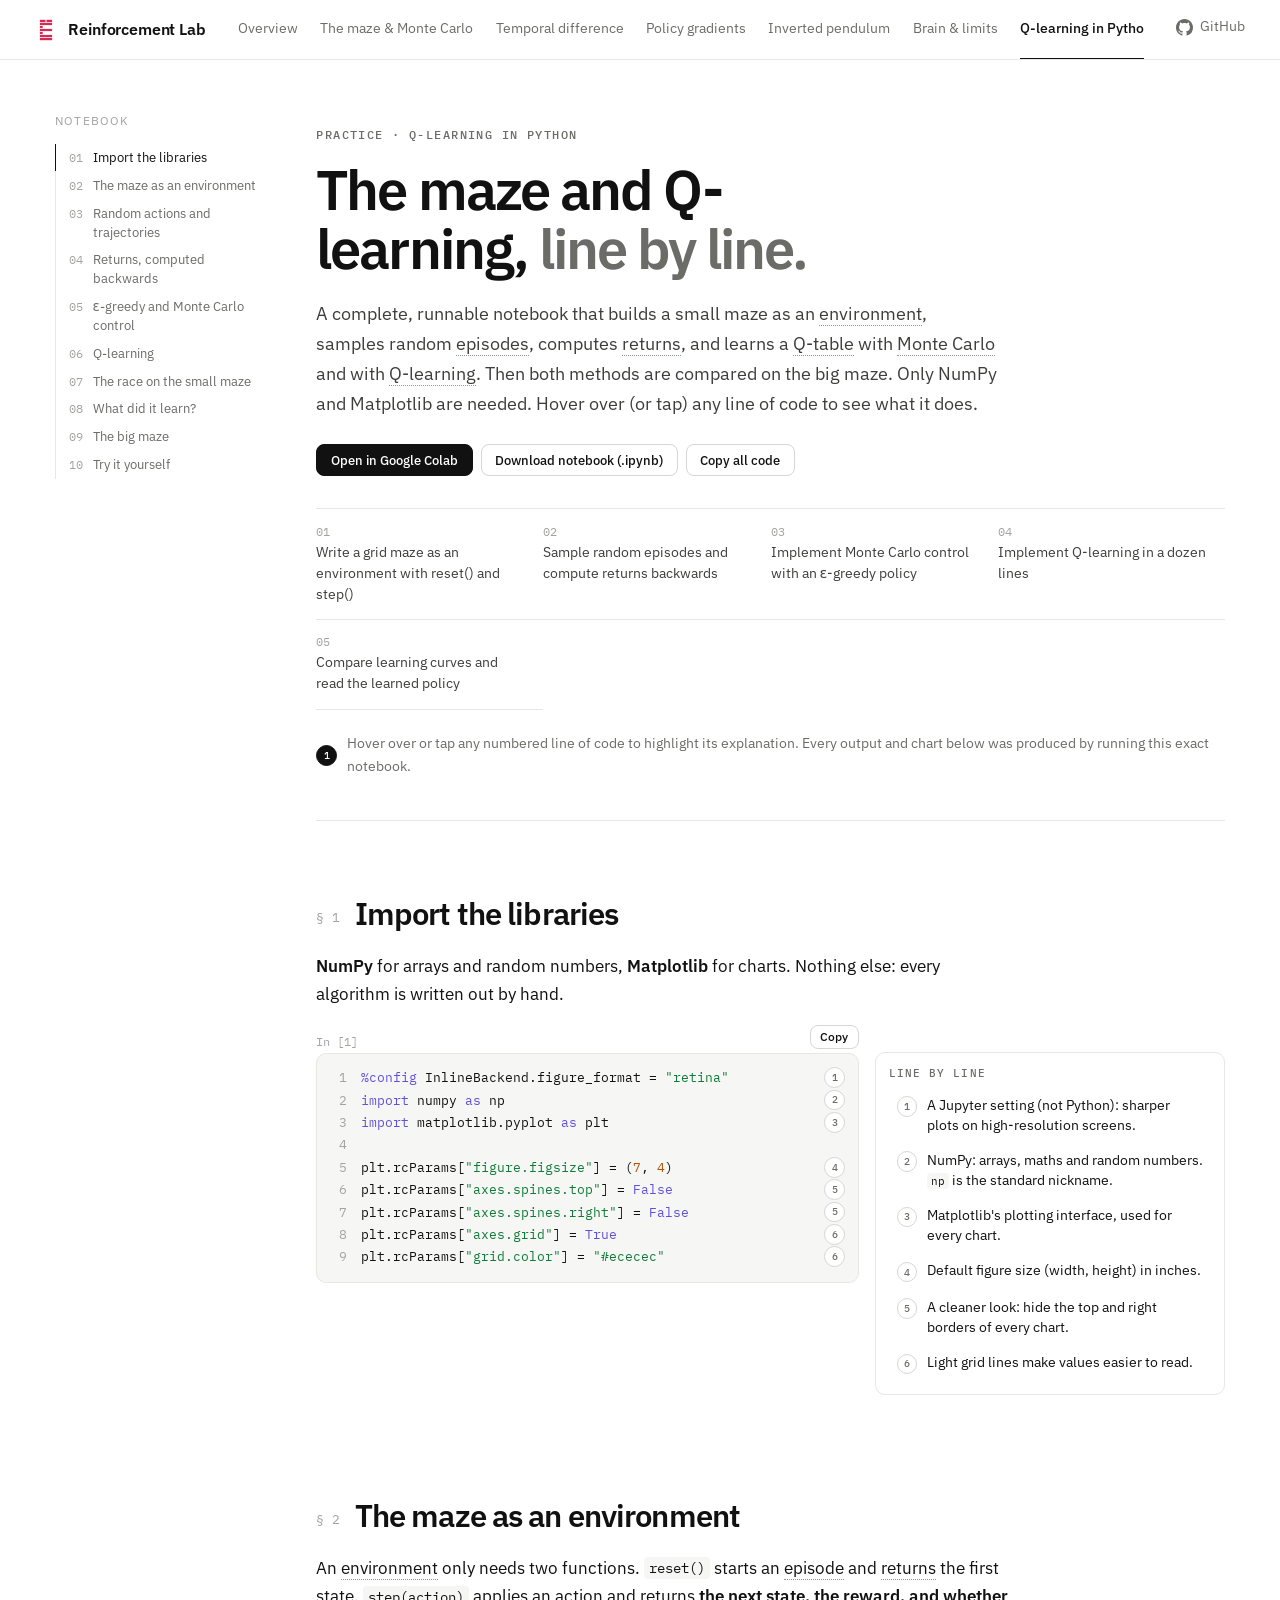
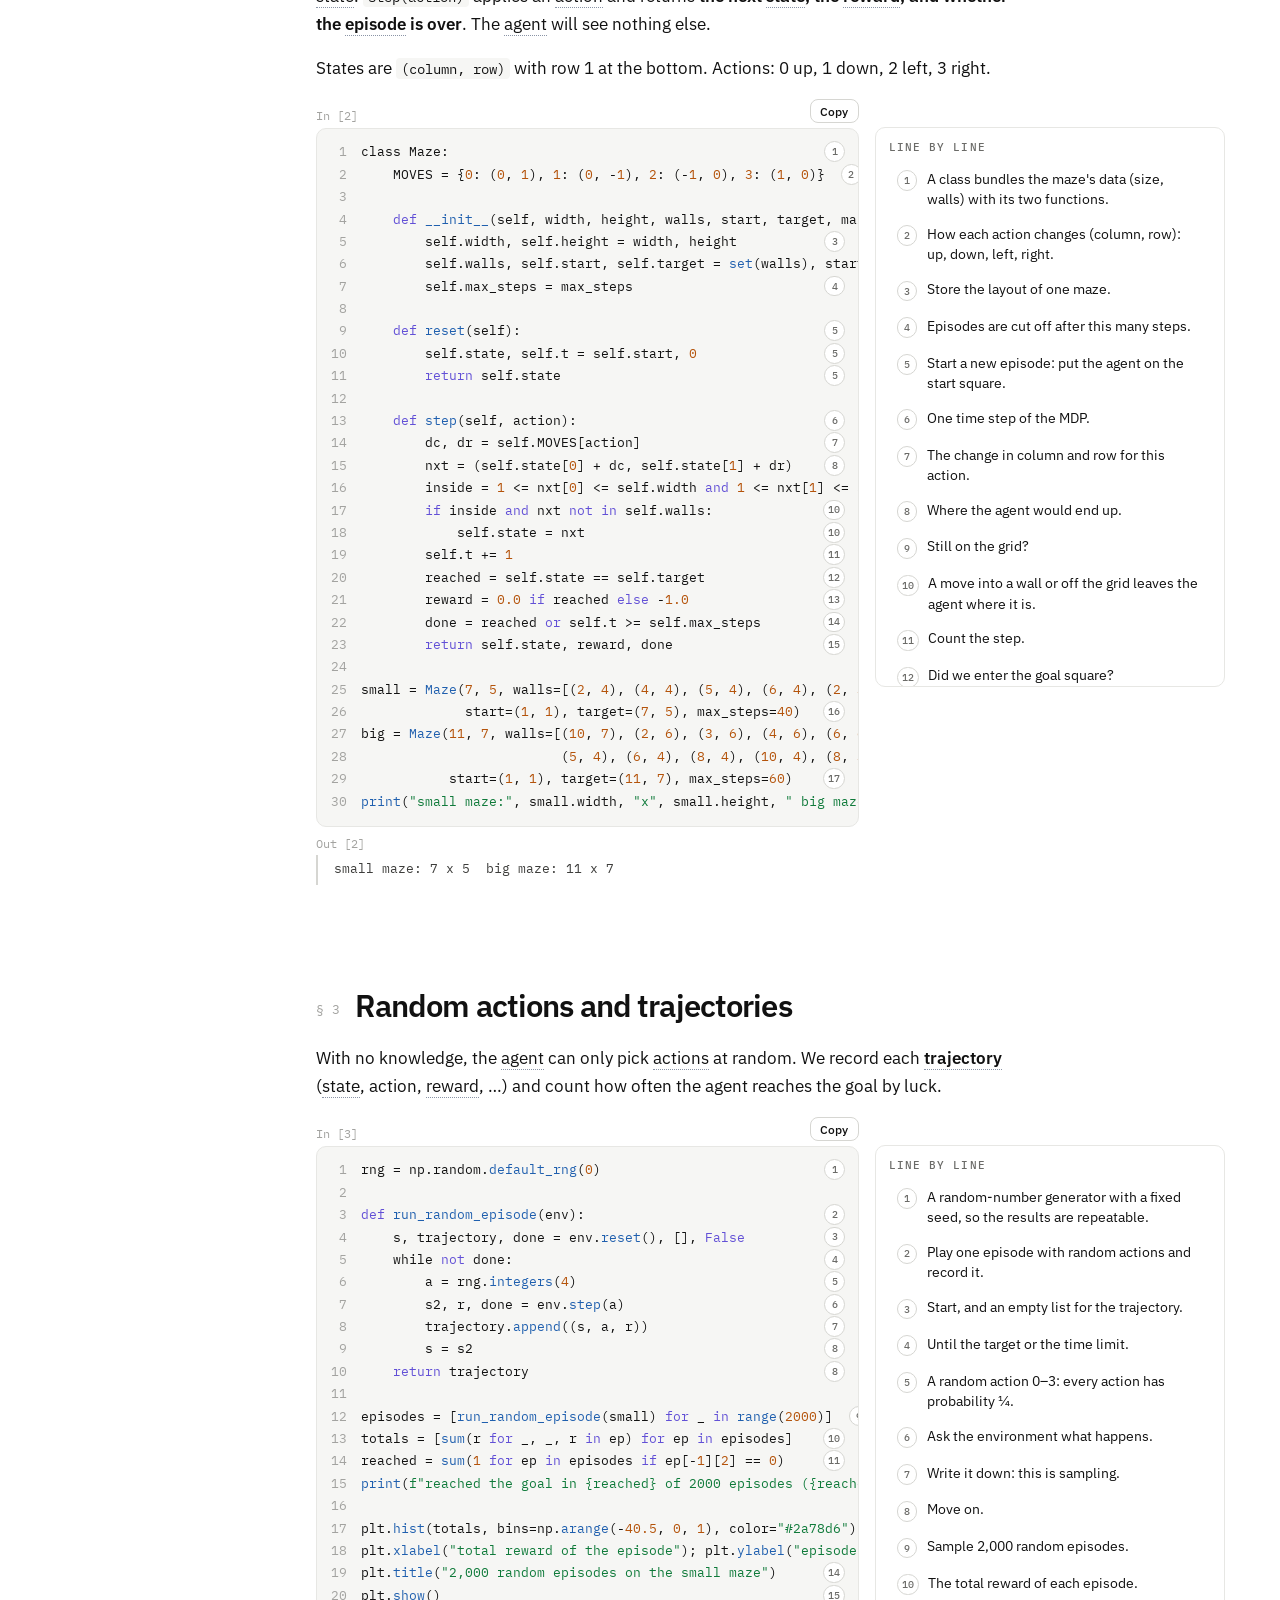
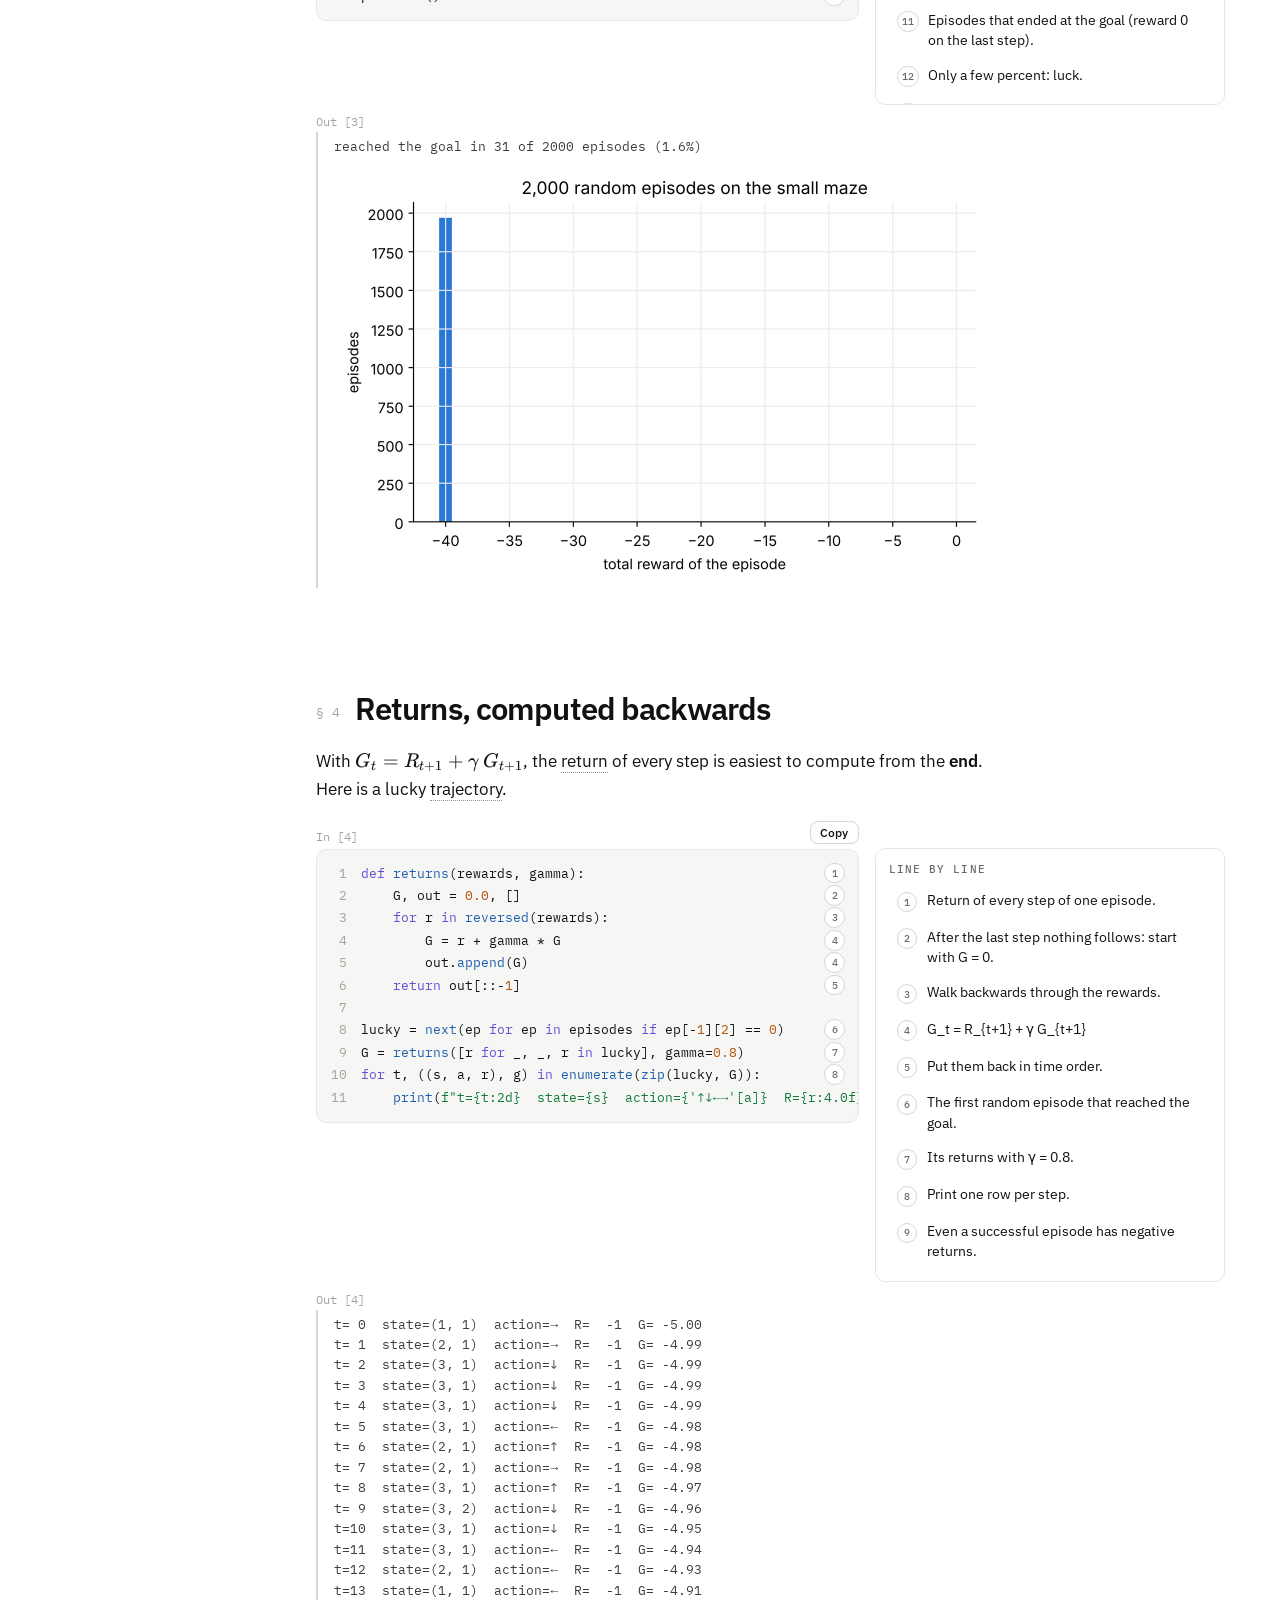
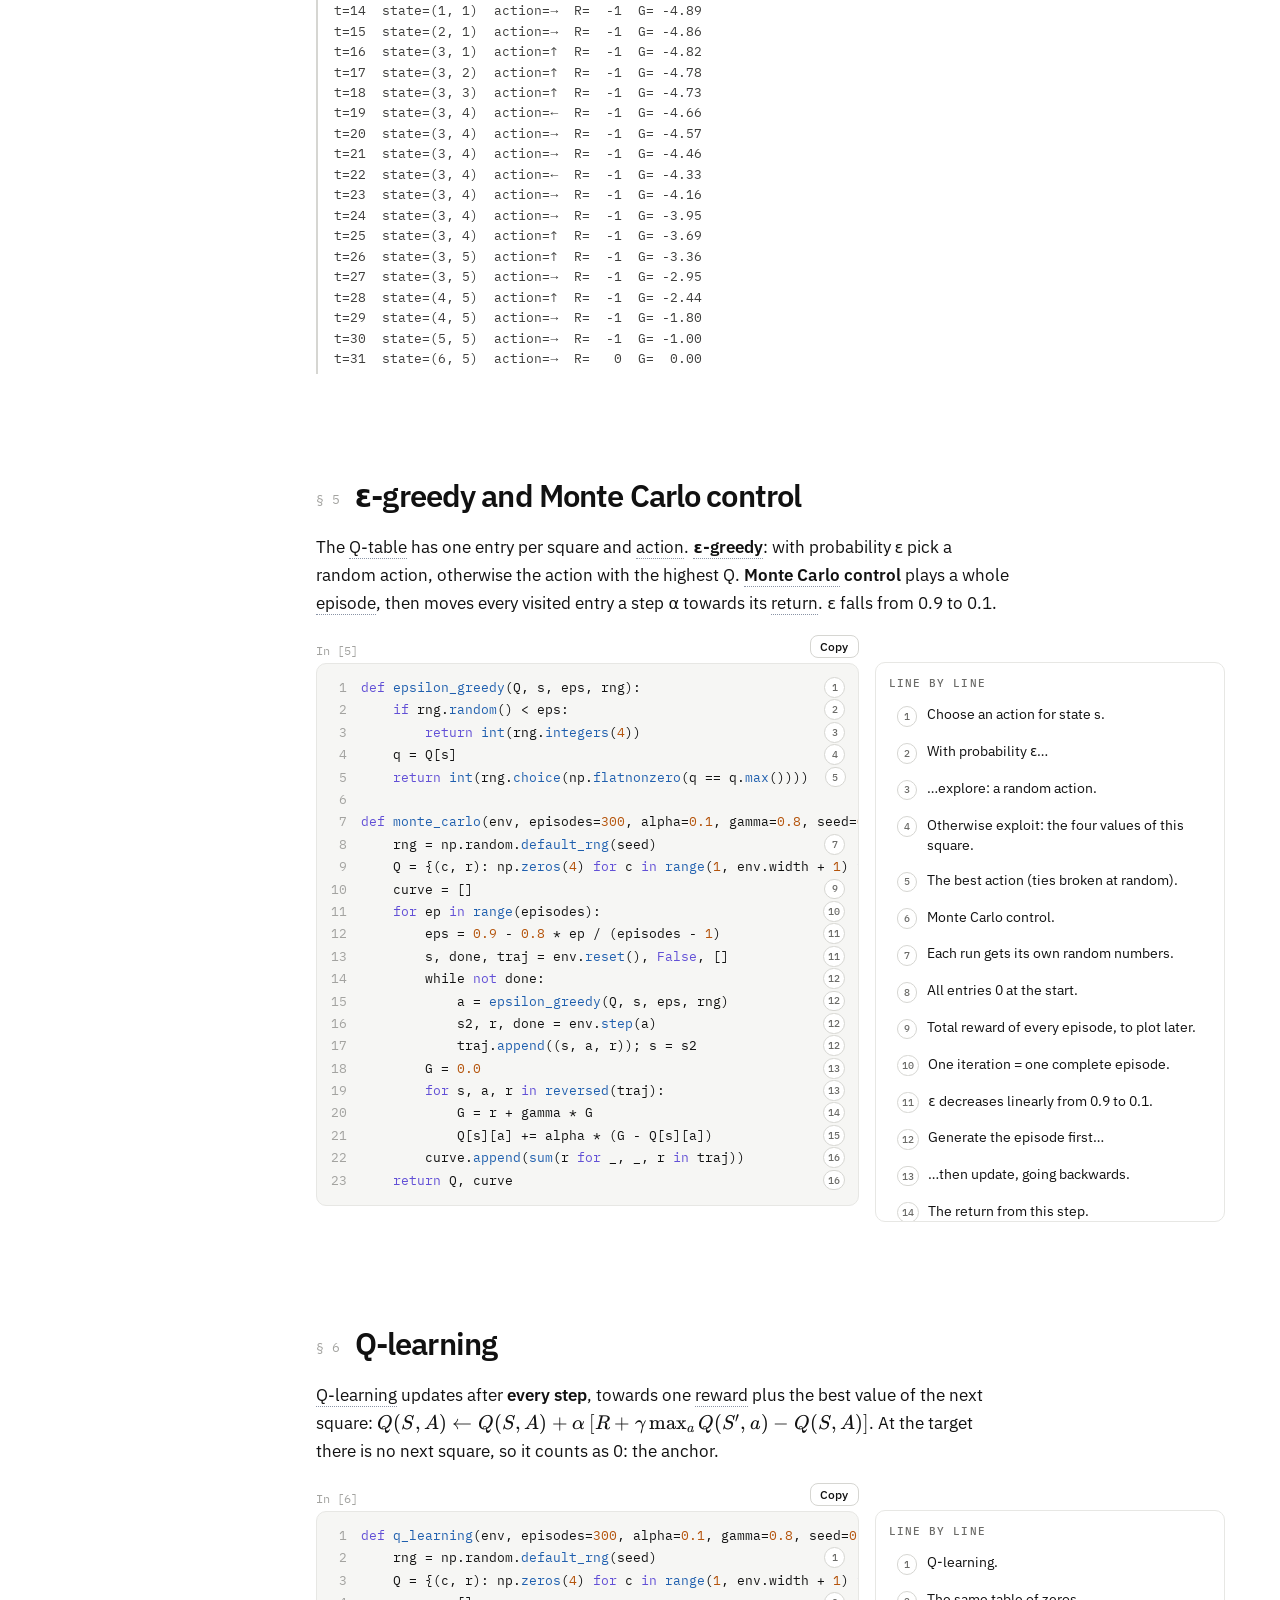
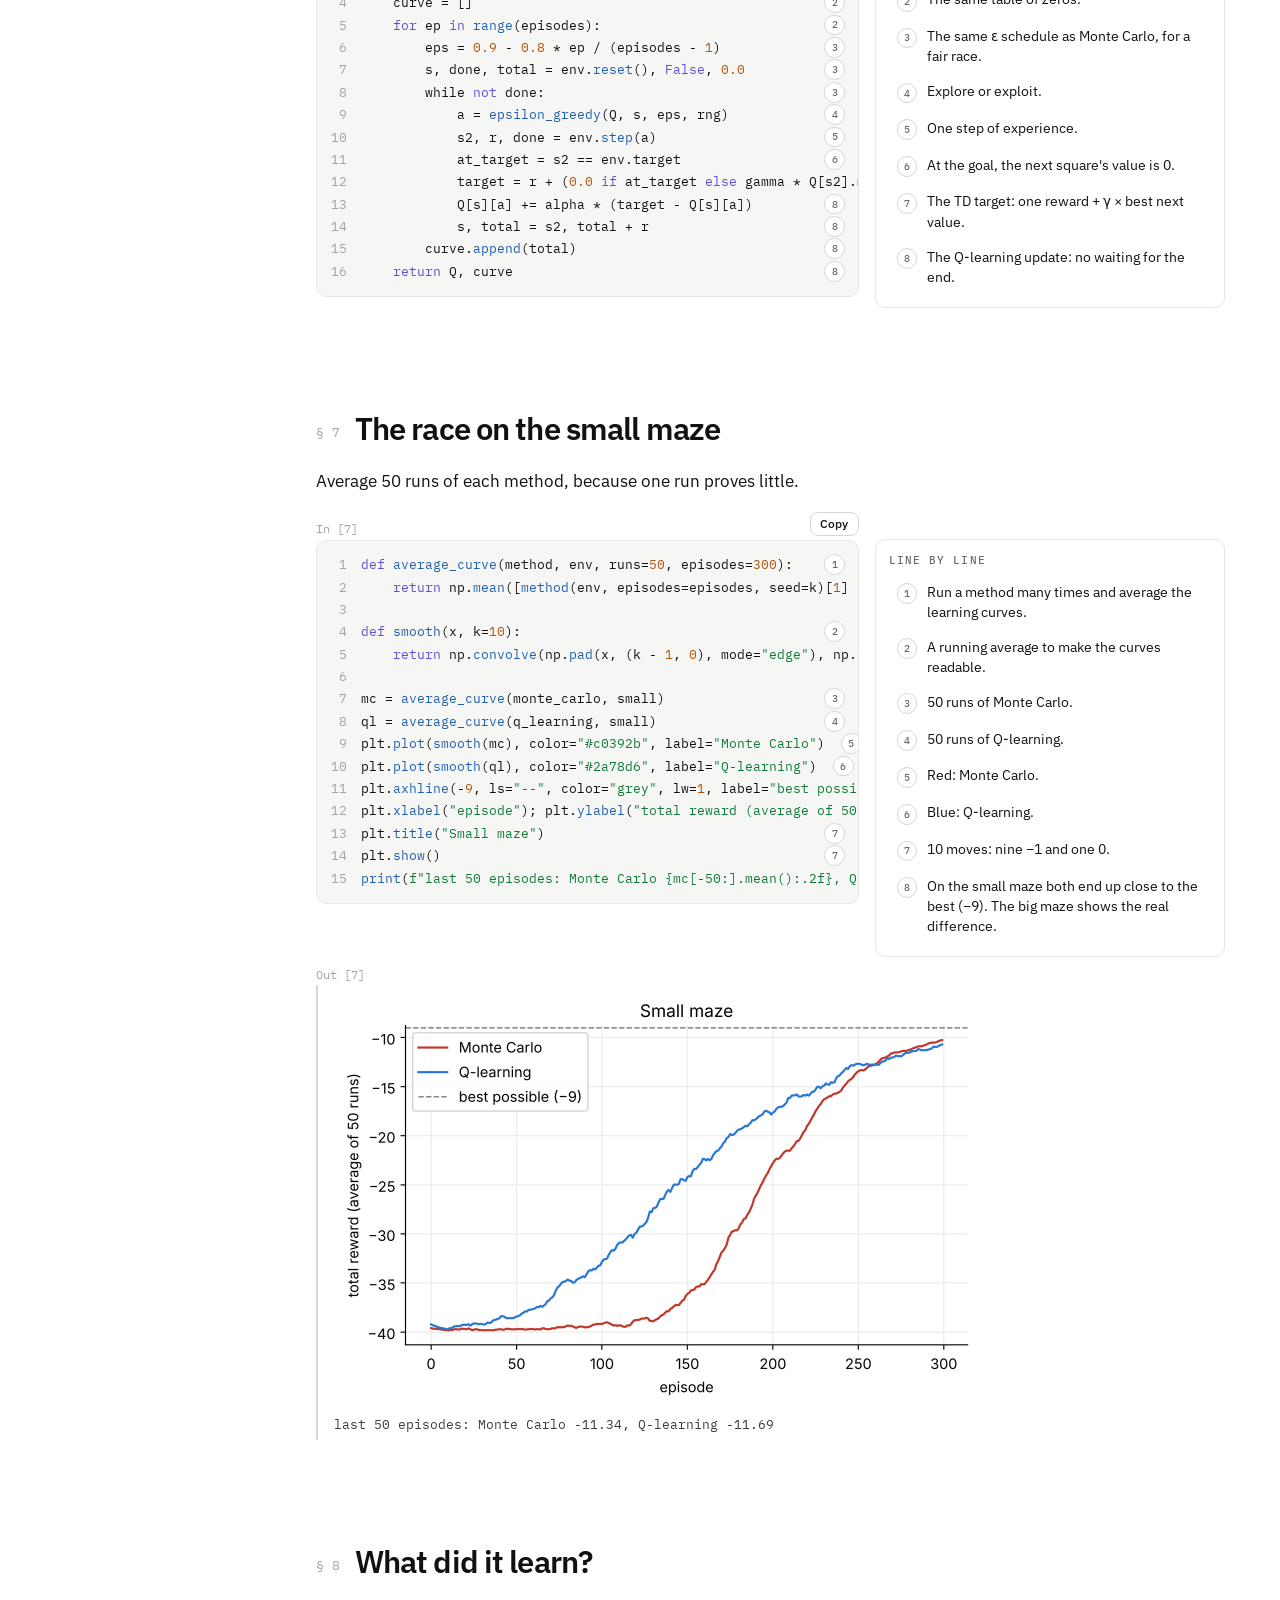
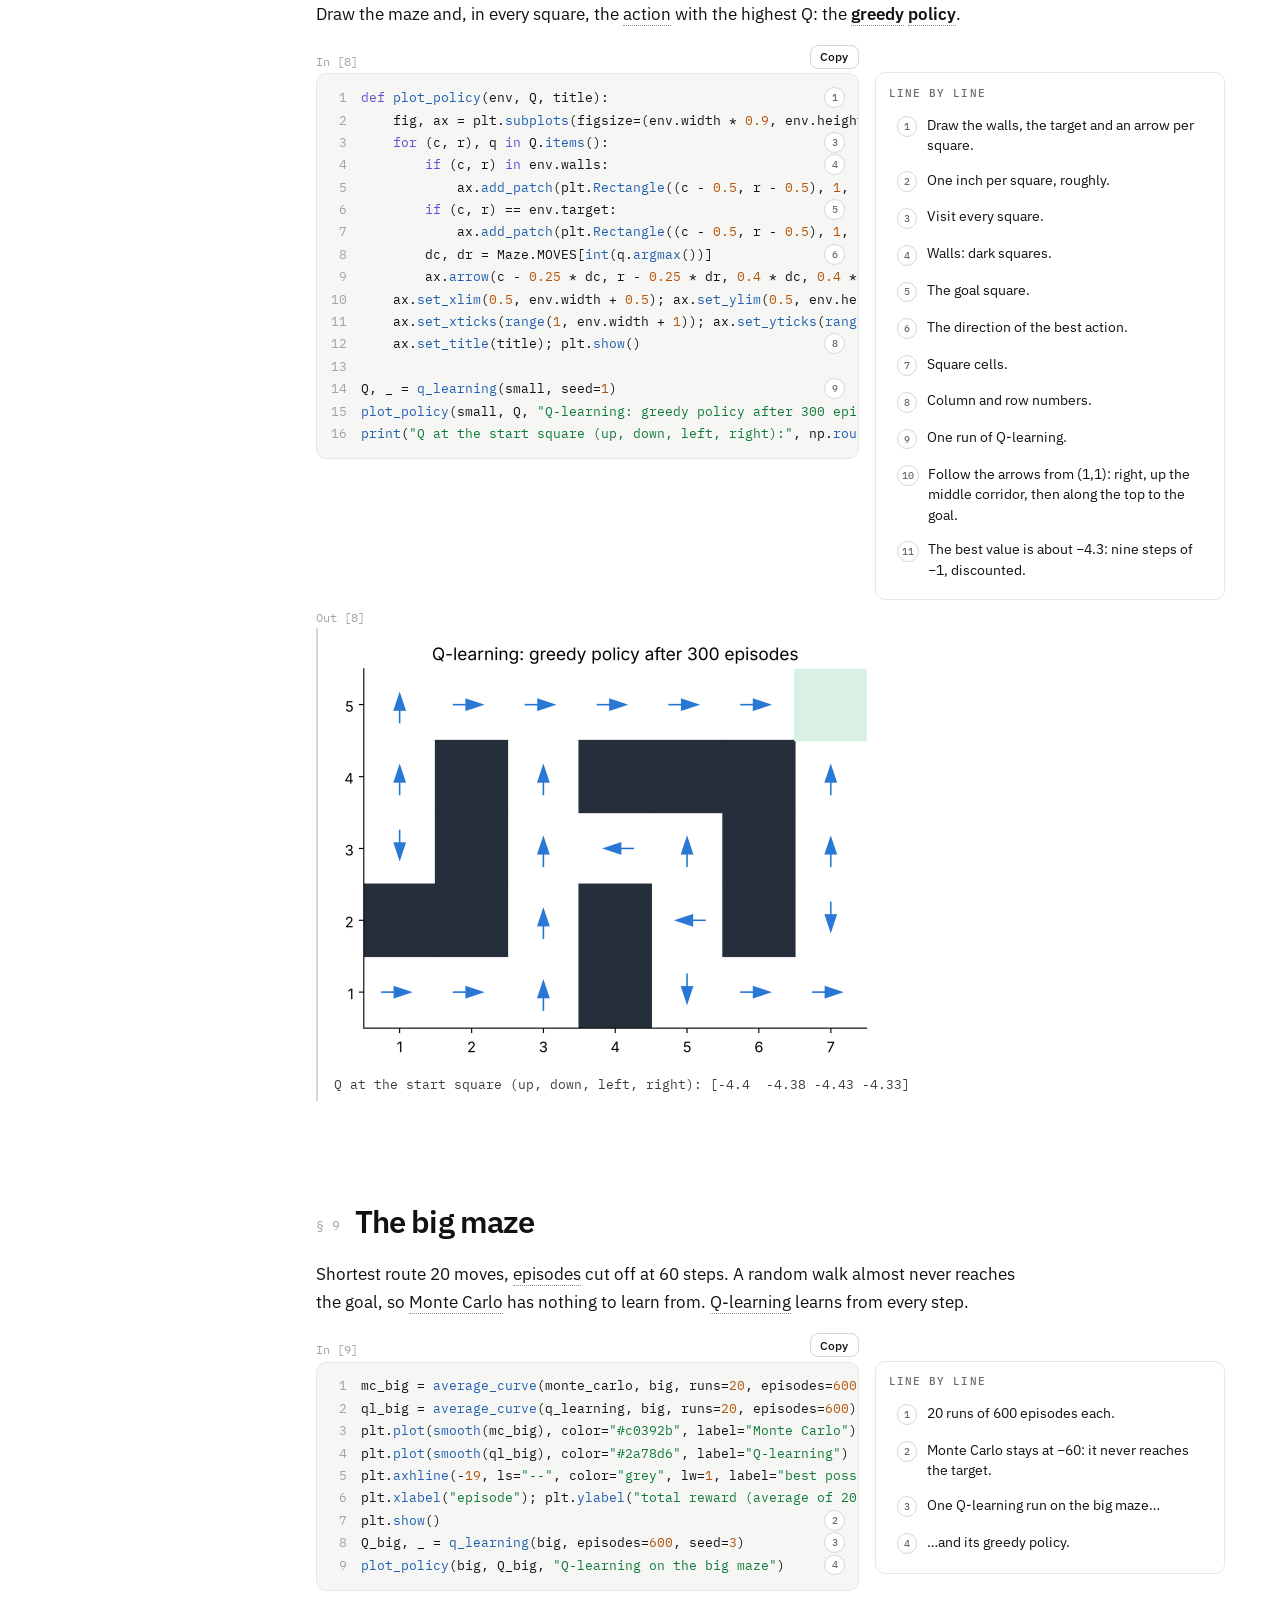
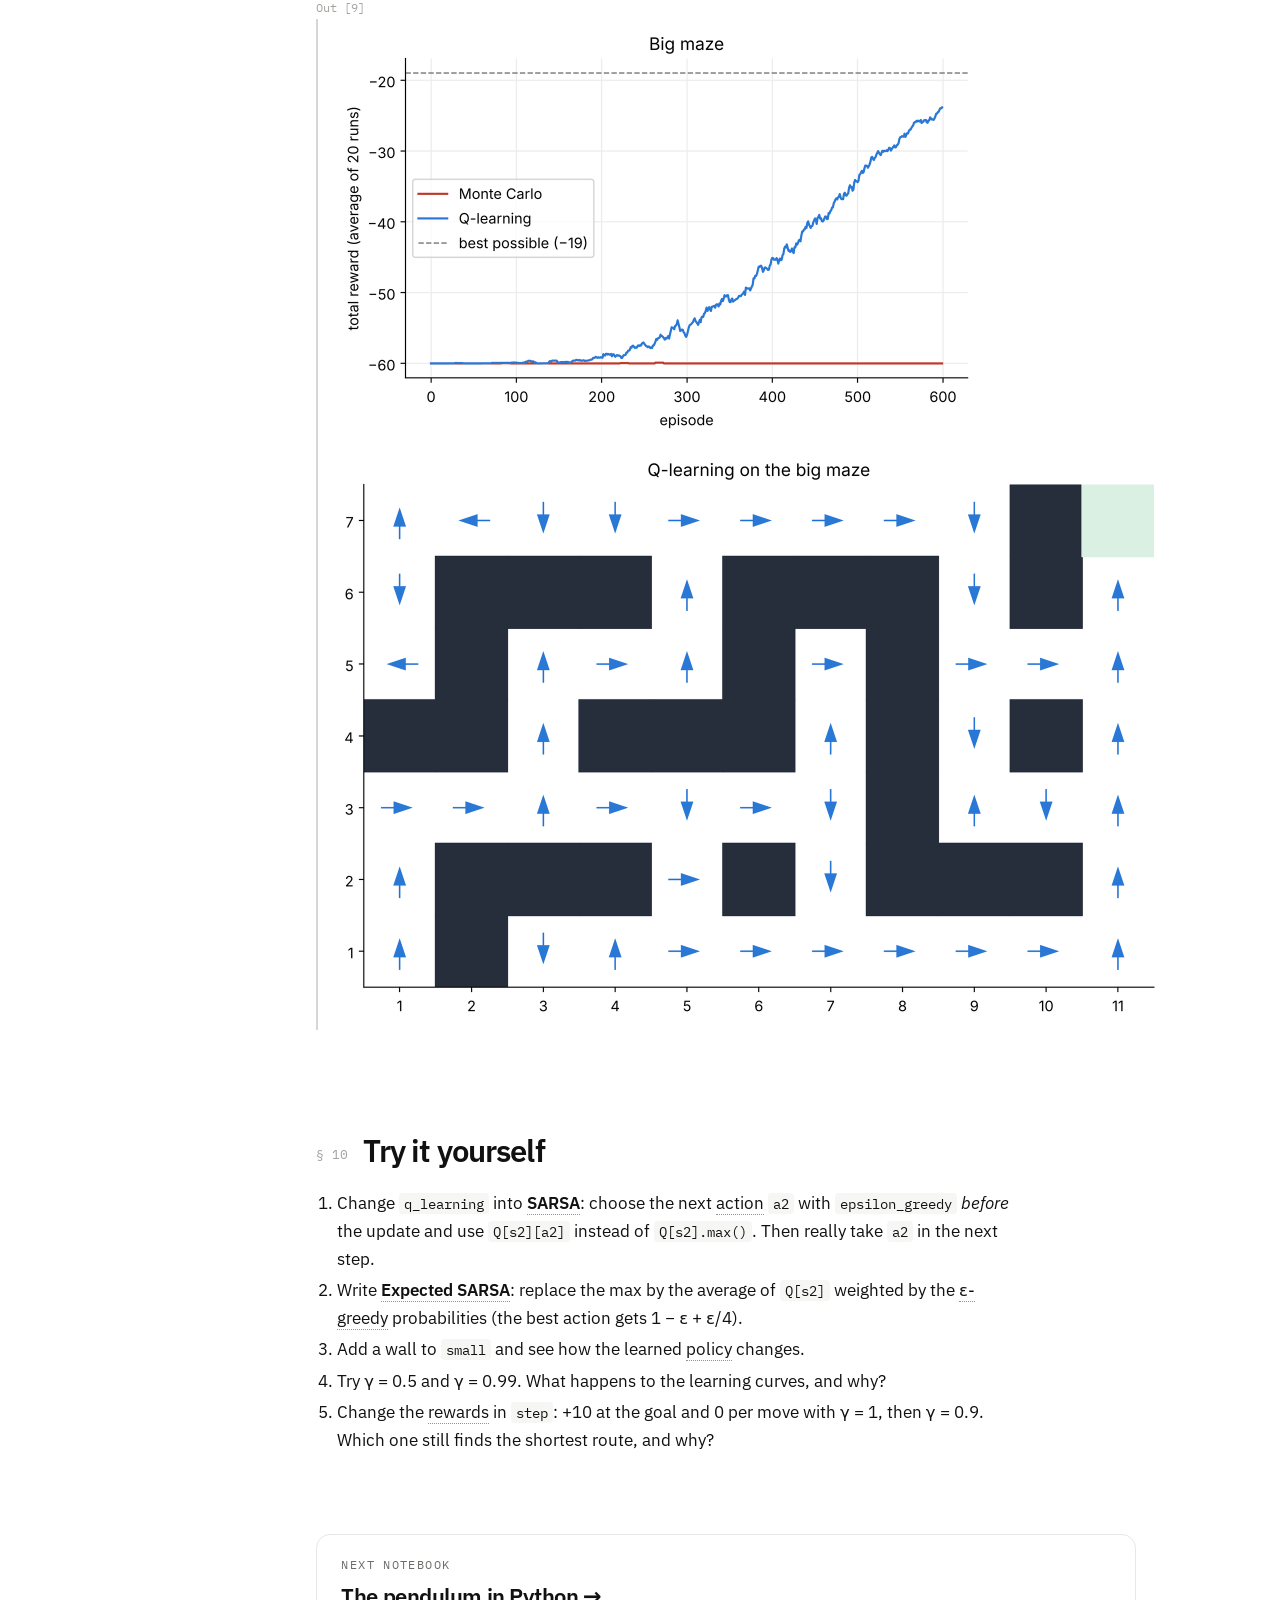
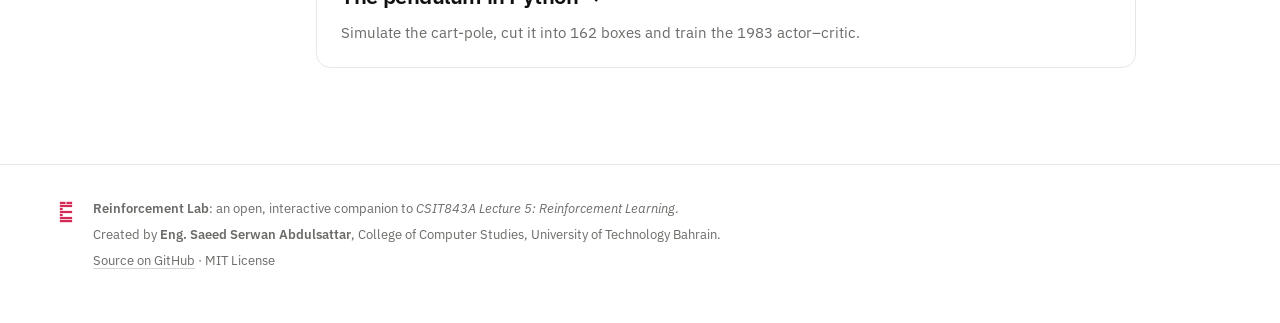
<file: code-qlearning.html>
<!DOCTYPE html>
<html lang="en">
<head>
  <meta charset="utf-8">
  <meta name="viewport" content="width=device-width, initial-scale=1">
  <title>Monte Carlo and Q-learning on a Grid Maze in Python, Line by Line · Reinforcement Lab</title>
  <meta name="description" content="A complete, runnable notebook that builds a small maze as an environment, samples random episodes, computes returns, and learns a Q-table with Monte Carlo and with Q-learning. Then both methods are compared on the big maze. Only NumPy and Matplotlib are needed. Hover over (or tap) any line of code to see what it does.">
  <meta name="author" content="Eng. Saeed Serwan Abdulsattar">
  <meta property="og:title" content="Monte Carlo and Q-learning on a Grid Maze in Python, Line by Line · Reinforcement Lab">
  <meta property="og:description" content="A complete, runnable notebook that builds a small maze as an environment, samples random episodes, computes returns, and learns a Q-table with Monte Carlo and with Q-learning. Then both methods are compared on the big maze. Only NumPy and Matplotlib are needed. Hover over (or tap) any line of code to see what it does.">
  <meta property="og:image" content="assets/img/favicon-512.png">
  <meta name="theme-color" content="#ffffff">
  <link rel="icon" type="image/svg+xml" href="assets/img/utb-logo.svg">
  <link rel="icon" type="image/png" sizes="32x32" href="assets/img/favicon-32.png">
  <link rel="apple-touch-icon" href="assets/img/favicon-180.png">
  <link rel="stylesheet" href="assets/vendor/katex/katex.min.css">
  <link rel="stylesheet" href="assets/css/style.css">
</head>
<body class="walkthrough">
<!-- Generated by tools/build_walkthroughs.py from tools/walkthrough_content.py. Edit those, not this file. -->

<header class="site-header">
  <a class="brand" href="index.html">
    <img class="brand-logo" src="assets/img/utb-logo.svg" alt="University of Technology Bahrain logo" onerror="this.remove()">
    <span class="brand-title">Reinforcement Lab</span>
  </a>
  <nav class="page-tabs" aria-label="Lessons">
    <a href="index.html">Overview</a>
    <a href="maze.html">The maze & Monte Carlo</a>
    <a href="td.html">Temporal difference</a>
    <a href="policy.html">Policy gradients</a>
    <a href="pendulum.html">Inverted pendulum</a>
    <a href="brain.html">Brain & limits</a>
    <a href="code-qlearning.html" class="active" aria-current="page">Q-learning in Python</a>
    <a href="code-pendulum.html">Pendulum in Python</a>
  </nav>
  <nav class="top-links">
    <a href="https://github.com/SaeedSerwan/reinforcementlearning" target="_blank" rel="noopener"><svg viewBox="0 0 16 16" aria-hidden="true"><path fill="currentColor" d="M8 0C3.58 0 0 3.58 0 8c0 3.54 2.29 6.53 5.47 7.59.4.07.55-.17.55-.38 0-.19-.01-.82-.01-1.49-2.01.37-2.53-.49-2.69-.94-.09-.23-.48-.94-.82-1.13-.28-.15-.68-.52-.01-.53.63-.01 1.08.58 1.23.82.72 1.21 1.87.87 2.33.66.07-.52.28-.87.51-1.07-1.78-.2-3.64-.89-3.64-3.95 0-.87.31-1.59.82-2.15-.08-.2-.36-1.02.08-2.12 0 0 .67-.21 2.2.82.64-.18 1.32-.27 2-.27.68 0 1.36.09 2 .27 1.53-1.04 2.2-.82 2.2-.82.44 1.1.16 1.92.08 2.12.51.56.82 1.27.82 2.15 0 3.07-1.87 3.75-3.65 3.95.29.25.54.73.54 1.48 0 1.07-.01 1.93-.01 2.2 0 .21.15.46.55.38A8.013 8.013 0 0016 8c0-4.42-3.58-8-8-8z"/></svg>GitHub</a>
  </nav>
</header>

<div class="layout">
  <aside class="toc" aria-label="Contents">
    <p class="toc-title">Notebook</p>
    <ol>
      <li><a href="#import-the-libraries">Import the libraries</a></li>
      <li><a href="#the-maze-as-an-environment">The maze as an environment</a></li>
      <li><a href="#random-actions-and-trajectories">Random actions and trajectories</a></li>
      <li><a href="#returns-computed-backwards">Returns, computed backwards</a></li>
      <li><a href="#greedy-and-monte-carlo-control">ε-greedy and Monte Carlo control</a></li>
      <li><a href="#q-learning">Q-learning</a></li>
      <li><a href="#the-race-on-the-small-maze">The race on the small maze</a></li>
      <li><a href="#what-did-it-learn">What did it learn?</a></li>
      <li><a href="#the-big-maze">The big maze</a></li>
      <li><a href="#try-it-yourself">Try it yourself</a></li>
    </ol>
  </aside>

  <main>
    <section class="hero">
      <p class="eyebrow">Practice · Q-learning in Python</p>
      <h1>The maze and Q-learning, <em>line by line.</em></h1>
      <p class="lead">A complete, runnable notebook that builds a small maze as an environment, samples random episodes, computes returns, and learns a Q-table with Monte Carlo and with Q-learning. Then both methods are compared on the big maze. Only NumPy and Matplotlib are needed. Hover over (or tap) any line of code to see what it does.</p>
      <div class="nb-actions">
        <a class="btn" href="https://colab.research.google.com/github/SaeedSerwan/reinforcementlearning/blob/main/notebooks/qlearning_maze.ipynb" target="_blank" rel="noopener">Open in Google Colab</a>
        <a class="btn ghost" href="notebooks/qlearning_maze.ipynb" download>Download notebook (.ipynb)</a>
        <button class="btn ghost" id="copy-all">Copy all code</button>
      </div>
      <div class="learn-grid">
        <div><span class="num">01</span>Write a grid maze as an environment with reset() and step()</div>
        <div><span class="num">02</span>Sample random episodes and compute returns backwards</div>
        <div><span class="num">03</span>Implement Monte Carlo control with an ε-greedy policy</div>
        <div><span class="num">04</span>Implement Q-learning in a dozen lines</div>
        <div><span class="num">05</span>Compare learning curves and read the learned policy</div>
      </div>
      <p class="nb-howto"><span class="mk">1</span> Hover over or tap any numbered line of code to highlight its explanation. Every output and chart below was produced by running this exact notebook.</p>
    </section>
<section id="import-the-libraries" class="chapter">
<h2><span class="chap">1</span>Import the libraries</h2>
<div class="nb-md"><p><strong>NumPy</strong> for arrays and random numbers, <strong>Matplotlib</strong> for charts. Nothing else: every algorithm is written out by hand.</p></div>

<div class="nb-cell">
  <div class="nb-io">
    <div class="nb-in">
      <div class="nb-in-head"><span class="prompt">In [1]</span><button class="btn small ghost nb-copy" data-code="%config InlineBackend.figure_format = &quot;retina&quot;
import numpy as np
import matplotlib.pyplot as plt

plt.rcParams[&quot;figure.figsize&quot;] = (7, 4)
plt.rcParams[&quot;axes.spines.top&quot;] = False
plt.rcParams[&quot;axes.spines.right&quot;] = False
plt.rcParams[&quot;axes.grid&quot;] = True
plt.rcParams[&quot;grid.color&quot;] = &quot;#ececec&quot;">Copy</button></div>
      <div class="nb-code">
        <ol class="code-lines"><li data-note="1" tabindex="0"><span class="code"><span class="k">%config</span> InlineBackend.figure_format = <span class="s">&quot;retina&quot;</span></span><span class="mk">1</span></li><li data-note="2" tabindex="0"><span class="code"><span class="k">import</span> numpy <span class="k">as</span> np</span><span class="mk">2</span></li><li data-note="3" tabindex="0"><span class="code"><span class="k">import</span> matplotlib.pyplot <span class="k">as</span> plt</span><span class="mk">3</span></li><li><span class="code">&#8203;</span></li><li data-note="4" tabindex="0"><span class="code">plt.rcParams[<span class="s">&quot;figure.figsize&quot;</span>] = (<span class="n">7</span>, <span class="n">4</span>)</span><span class="mk">4</span></li><li data-note="5" tabindex="0"><span class="code">plt.rcParams[<span class="s">&quot;axes.spines.top&quot;</span>] = <span class="k">False</span></span><span class="mk">5</span></li><li data-note="5" tabindex="0"><span class="code">plt.rcParams[<span class="s">&quot;axes.spines.right&quot;</span>] = <span class="k">False</span></span><span class="mk">5</span></li><li data-note="6" tabindex="0"><span class="code">plt.rcParams[<span class="s">&quot;axes.grid&quot;</span>] = <span class="k">True</span></span><span class="mk">6</span></li><li data-note="6" tabindex="0"><span class="code">plt.rcParams[<span class="s">&quot;grid.color&quot;</span>] = <span class="s">&quot;#ececec&quot;</span></span><span class="mk">6</span></li></ol>
      </div>
    </div>
    <aside class="nb-notes"><p class="nb-notes-title">Line by line</p><ol><li data-note="1"><span class="mk">1</span><span>A Jupyter setting (not Python): sharper plots on high-resolution screens.</span></li><li data-note="2"><span class="mk">2</span><span>NumPy: arrays, maths and random numbers. <code>np</code> is the standard nickname.</span></li><li data-note="3"><span class="mk">3</span><span>Matplotlib&#x27;s plotting interface, used for every chart.</span></li><li data-note="4"><span class="mk">4</span><span>Default figure size (width, height) in inches.</span></li><li data-note="5"><span class="mk">5</span><span>A cleaner look: hide the top and right borders of every chart.</span></li><li data-note="6"><span class="mk">6</span><span>Light grid lines make values easier to read.</span></li></ol></aside>
  </div>
  
</div>
</section>
<section id="the-maze-as-an-environment" class="chapter">
<h2><span class="chap">2</span>The maze as an environment</h2>
<div class="nb-md"><p>An environment only needs two functions. <code>reset()</code> starts an episode and returns the first state. <code>step(action)</code> applies an action and returns <strong>the next state, the reward, and whether the episode is over</strong>. The agent will see nothing else.</p>
<p>States are <code>(column, row)</code> with row 1 at the bottom. Actions: 0 up, 1 down, 2 left, 3 right.</p></div>

<div class="nb-cell">
  <div class="nb-io">
    <div class="nb-in">
      <div class="nb-in-head"><span class="prompt">In [2]</span><button class="btn small ghost nb-copy" data-code="class Maze:
    MOVES = {0: (0, 1), 1: (0, -1), 2: (-1, 0), 3: (1, 0)}

    def __init__(self, width, height, walls, start, target, max_steps):
        self.width, self.height = width, height
        self.walls, self.start, self.target = set(walls), start, target
        self.max_steps = max_steps

    def reset(self):
        self.state, self.t = self.start, 0
        return self.state

    def step(self, action):
        dc, dr = self.MOVES[action]
        nxt = (self.state[0] + dc, self.state[1] + dr)
        inside = 1 &lt;= nxt[0] &lt;= self.width and 1 &lt;= nxt[1] &lt;= self.height
        if inside and nxt not in self.walls:
            self.state = nxt
        self.t += 1
        reached = self.state == self.target
        reward = 0.0 if reached else -1.0
        done = reached or self.t &gt;= self.max_steps
        return self.state, reward, done

small = Maze(7, 5, walls=[(2, 4), (4, 4), (5, 4), (6, 4), (2, 3), (6, 3), (1, 2), (2, 2), (4, 2), (6, 2), (4, 1)],
             start=(1, 1), target=(7, 5), max_steps=40)
big = Maze(11, 7, walls=[(10, 7), (2, 6), (3, 6), (4, 6), (6, 6), (7, 6), (8, 6), (10, 6), (2, 5), (6, 5), (8, 5), (1, 4), (2, 4), (4, 4),
                         (5, 4), (6, 4), (8, 4), (10, 4), (8, 3), (2, 2), (3, 2), (4, 2), (6, 2), (8, 2), (9, 2), (10, 2), (2, 1)],
           start=(1, 1), target=(11, 7), max_steps=60)
print(&quot;small maze:&quot;, small.width, &quot;x&quot;, small.height, &quot; big maze:&quot;, big.width, &quot;x&quot;, big.height)">Copy</button></div>
      <div class="nb-code">
        <ol class="code-lines"><li data-note="1" tabindex="0"><span class="code">class Maze:</span><span class="mk">1</span></li><li data-note="2" tabindex="0"><span class="code">    MOVES = {<span class="n">0</span>: (<span class="n">0</span>, <span class="n">1</span>), <span class="n">1</span>: (<span class="n">0</span>, -<span class="n">1</span>), <span class="n">2</span>: (-<span class="n">1</span>, <span class="n">0</span>), <span class="n">3</span>: (<span class="n">1</span>, <span class="n">0</span>)}</span><span class="mk">2</span></li><li><span class="code">&#8203;</span></li><li data-note="3" tabindex="0"><span class="code">    <span class="k">def</span> <span class="f">__init__</span>(self, width, height, walls, start, target, max_steps):</span><span class="mk">3</span></li><li data-note="3" tabindex="0"><span class="code">        self.width, self.height = width, height</span><span class="mk">3</span></li><li data-note="3" tabindex="0"><span class="code">        self.walls, self.start, self.target = <span class="f">set</span>(walls), start, target</span><span class="mk">3</span></li><li data-note="4" tabindex="0"><span class="code">        self.max_steps = max_steps</span><span class="mk">4</span></li><li><span class="code">&#8203;</span></li><li data-note="5" tabindex="0"><span class="code">    <span class="k">def</span> <span class="f">reset</span>(self):</span><span class="mk">5</span></li><li data-note="5" tabindex="0"><span class="code">        self.state, self.t = self.start, <span class="n">0</span></span><span class="mk">5</span></li><li data-note="5" tabindex="0"><span class="code">        <span class="k">return</span> self.state</span><span class="mk">5</span></li><li><span class="code">&#8203;</span></li><li data-note="6" tabindex="0"><span class="code">    <span class="k">def</span> <span class="f">step</span>(self, action):</span><span class="mk">6</span></li><li data-note="7" tabindex="0"><span class="code">        dc, dr = self.MOVES[action]</span><span class="mk">7</span></li><li data-note="8" tabindex="0"><span class="code">        nxt = (self.state[<span class="n">0</span>] + dc, self.state[<span class="n">1</span>] + dr)</span><span class="mk">8</span></li><li data-note="9" tabindex="0"><span class="code">        inside = <span class="n">1</span> &lt;= nxt[<span class="n">0</span>] &lt;= self.width <span class="k">and</span> <span class="n">1</span> &lt;= nxt[<span class="n">1</span>] &lt;= self.height</span><span class="mk">9</span></li><li data-note="10" tabindex="0"><span class="code">        <span class="k">if</span> inside <span class="k">and</span> nxt <span class="k">not</span> <span class="k">in</span> self.walls:</span><span class="mk">10</span></li><li data-note="10" tabindex="0"><span class="code">            self.state = nxt</span><span class="mk">10</span></li><li data-note="11" tabindex="0"><span class="code">        self.t += <span class="n">1</span></span><span class="mk">11</span></li><li data-note="12" tabindex="0"><span class="code">        reached = self.state == self.target</span><span class="mk">12</span></li><li data-note="13" tabindex="0"><span class="code">        reward = <span class="n">0.0</span> <span class="k">if</span> reached <span class="k">else</span> -<span class="n">1.0</span></span><span class="mk">13</span></li><li data-note="14" tabindex="0"><span class="code">        done = reached <span class="k">or</span> self.t &gt;= self.max_steps</span><span class="mk">14</span></li><li data-note="15" tabindex="0"><span class="code">        <span class="k">return</span> self.state, reward, done</span><span class="mk">15</span></li><li><span class="code">&#8203;</span></li><li data-note="16" tabindex="0"><span class="code">small = <span class="f">Maze</span>(<span class="n">7</span>, <span class="n">5</span>, walls=[(<span class="n">2</span>, <span class="n">4</span>), (<span class="n">4</span>, <span class="n">4</span>), (<span class="n">5</span>, <span class="n">4</span>), (<span class="n">6</span>, <span class="n">4</span>), (<span class="n">2</span>, <span class="n">3</span>), (<span class="n">6</span>, <span class="n">3</span>), (<span class="n">1</span>, <span class="n">2</span>), (<span class="n">2</span>, <span class="n">2</span>), (<span class="n">4</span>, <span class="n">2</span>), (<span class="n">6</span>, <span class="n">2</span>), (<span class="n">4</span>, <span class="n">1</span>)],</span><span class="mk">16</span></li><li data-note="16" tabindex="0"><span class="code">             start=(<span class="n">1</span>, <span class="n">1</span>), target=(<span class="n">7</span>, <span class="n">5</span>), max_steps=<span class="n">40</span>)</span><span class="mk">16</span></li><li data-note="17" tabindex="0"><span class="code">big = <span class="f">Maze</span>(<span class="n">11</span>, <span class="n">7</span>, walls=[(<span class="n">10</span>, <span class="n">7</span>), (<span class="n">2</span>, <span class="n">6</span>), (<span class="n">3</span>, <span class="n">6</span>), (<span class="n">4</span>, <span class="n">6</span>), (<span class="n">6</span>, <span class="n">6</span>), (<span class="n">7</span>, <span class="n">6</span>), (<span class="n">8</span>, <span class="n">6</span>), (<span class="n">10</span>, <span class="n">6</span>), (<span class="n">2</span>, <span class="n">5</span>), (<span class="n">6</span>, <span class="n">5</span>), (<span class="n">8</span>, <span class="n">5</span>), (<span class="n">1</span>, <span class="n">4</span>), (<span class="n">2</span>, <span class="n">4</span>), (<span class="n">4</span>, <span class="n">4</span>),</span><span class="mk">17</span></li><li data-note="17" tabindex="0"><span class="code">                         (<span class="n">5</span>, <span class="n">4</span>), (<span class="n">6</span>, <span class="n">4</span>), (<span class="n">8</span>, <span class="n">4</span>), (<span class="n">10</span>, <span class="n">4</span>), (<span class="n">8</span>, <span class="n">3</span>), (<span class="n">2</span>, <span class="n">2</span>), (<span class="n">3</span>, <span class="n">2</span>), (<span class="n">4</span>, <span class="n">2</span>), (<span class="n">6</span>, <span class="n">2</span>), (<span class="n">8</span>, <span class="n">2</span>), (<span class="n">9</span>, <span class="n">2</span>), (<span class="n">10</span>, <span class="n">2</span>), (<span class="n">2</span>, <span class="n">1</span>)],</span><span class="mk">17</span></li><li data-note="17" tabindex="0"><span class="code">           start=(<span class="n">1</span>, <span class="n">1</span>), target=(<span class="n">11</span>, <span class="n">7</span>), max_steps=<span class="n">60</span>)</span><span class="mk">17</span></li><li data-note="18" tabindex="0"><span class="code"><span class="f">print</span>(<span class="s">&quot;small maze:&quot;</span>, small.width, <span class="s">&quot;x&quot;</span>, small.height, <span class="s">&quot; big maze:&quot;</span>, big.width, <span class="s">&quot;x&quot;</span>, big.height)</span><span class="mk">18</span></li></ol>
      </div>
    </div>
    <aside class="nb-notes"><p class="nb-notes-title">Line by line</p><ol><li data-note="1"><span class="mk">1</span><span>A class bundles the maze&#x27;s data (size, walls) with its two functions.</span></li><li data-note="2"><span class="mk">2</span><span>How each action changes (column, row): up, down, left, right.</span></li><li data-note="3"><span class="mk">3</span><span>Store the layout of one maze.</span></li><li data-note="4"><span class="mk">4</span><span>Episodes are cut off after this many steps.</span></li><li data-note="5"><span class="mk">5</span><span>Start a new episode: put the agent on the start square.</span></li><li data-note="6"><span class="mk">6</span><span>One time step of the MDP.</span></li><li data-note="7"><span class="mk">7</span><span>The change in column and row for this action.</span></li><li data-note="8"><span class="mk">8</span><span>Where the agent would end up.</span></li><li data-note="9"><span class="mk">9</span><span>Still on the grid?</span></li><li data-note="10"><span class="mk">10</span><span>A move into a wall or off the grid leaves the agent where it is.</span></li><li data-note="11"><span class="mk">11</span><span>Count the step.</span></li><li data-note="12"><span class="mk">12</span><span>Did we enter the goal square?</span></li><li data-note="13"><span class="mk">13</span><span>0 for reaching the target, −1 for every other step.</span></li><li data-note="14"><span class="mk">14</span><span>The episode ends at the target or at the time limit.</span></li><li data-note="15"><span class="mk">15</span><span>Exactly what the agent receives.</span></li><li data-note="16"><span class="mk">16</span><span>The small maze: corridors one square wide, shortest route 10 moves.</span></li><li data-note="17"><span class="mk">17</span><span>The big maze: shortest route 20 moves.</span></li><li data-note="18"><span class="mk">18</span><span>A quick check.</span></li></ol></aside>
  </div>
  <div class="nb-out"><span class="prompt out">Out [2]</span><div class="nb-out-body"><pre class="nb-stream">small maze: 7 x 5  big maze: 11 x 7</pre></div></div>
</div>
</section>
<section id="random-actions-and-trajectories" class="chapter">
<h2><span class="chap">3</span>Random actions and trajectories</h2>
<div class="nb-md"><p>With no knowledge, the agent can only pick actions at random. We record each <strong>trajectory</strong> (state, action, reward, …) and count how often the agent reaches the goal by luck.</p></div>

<div class="nb-cell">
  <div class="nb-io">
    <div class="nb-in">
      <div class="nb-in-head"><span class="prompt">In [3]</span><button class="btn small ghost nb-copy" data-code="rng = np.random.default_rng(0)

def run_random_episode(env):
    s, trajectory, done = env.reset(), [], False
    while not done:
        a = rng.integers(4)
        s2, r, done = env.step(a)
        trajectory.append((s, a, r))
        s = s2
    return trajectory

episodes = [run_random_episode(small) for _ in range(2000)]
totals = [sum(r for _, _, r in ep) for ep in episodes]
reached = sum(1 for ep in episodes if ep[-1][2] == 0)
print(f&quot;reached the goal in {reached} of 2000 episodes ({reached / 20:.1f}%)&quot;)

plt.hist(totals, bins=np.arange(-40.5, 0, 1), color=&quot;#2a78d6&quot;)
plt.xlabel(&quot;total reward of the episode&quot;); plt.ylabel(&quot;episodes&quot;)
plt.title(&quot;2,000 random episodes on the small maze&quot;)
plt.show()">Copy</button></div>
      <div class="nb-code">
        <ol class="code-lines"><li data-note="1" tabindex="0"><span class="code">rng = np.random.<span class="f">default_rng</span>(<span class="n">0</span>)</span><span class="mk">1</span></li><li><span class="code">&#8203;</span></li><li data-note="2" tabindex="0"><span class="code"><span class="k">def</span> <span class="f">run_random_episode</span>(env):</span><span class="mk">2</span></li><li data-note="3" tabindex="0"><span class="code">    s, trajectory, done = env.<span class="f">reset</span>(), [], <span class="k">False</span></span><span class="mk">3</span></li><li data-note="4" tabindex="0"><span class="code">    while <span class="k">not</span> done:</span><span class="mk">4</span></li><li data-note="5" tabindex="0"><span class="code">        a = rng.<span class="f">integers</span>(<span class="n">4</span>)</span><span class="mk">5</span></li><li data-note="6" tabindex="0"><span class="code">        s2, r, done = env.<span class="f">step</span>(a)</span><span class="mk">6</span></li><li data-note="7" tabindex="0"><span class="code">        trajectory.<span class="f">append</span>((s, a, r))</span><span class="mk">7</span></li><li data-note="8" tabindex="0"><span class="code">        s = s2</span><span class="mk">8</span></li><li data-note="8" tabindex="0"><span class="code">    <span class="k">return</span> trajectory</span><span class="mk">8</span></li><li><span class="code">&#8203;</span></li><li data-note="9" tabindex="0"><span class="code">episodes = [<span class="f">run_random_episode</span>(small) <span class="k">for</span> _ <span class="k">in</span> <span class="f">range</span>(<span class="n">2000</span>)]</span><span class="mk">9</span></li><li data-note="10" tabindex="0"><span class="code">totals = [<span class="f">sum</span>(r <span class="k">for</span> _, _, r <span class="k">in</span> ep) <span class="k">for</span> ep <span class="k">in</span> episodes]</span><span class="mk">10</span></li><li data-note="11" tabindex="0"><span class="code">reached = <span class="f">sum</span>(<span class="n">1</span> <span class="k">for</span> ep <span class="k">in</span> episodes <span class="k">if</span> ep[-<span class="n">1</span>][<span class="n">2</span>] == <span class="n">0</span>)</span><span class="mk">11</span></li><li data-note="12" tabindex="0"><span class="code"><span class="f">print</span>(<span class="s">f&quot;reached the goal in {reached} of 2000 episodes ({reached / 20:.1f}%)&quot;</span>)</span><span class="mk">12</span></li><li><span class="code">&#8203;</span></li><li data-note="13" tabindex="0"><span class="code">plt.<span class="f">hist</span>(totals, bins=np.<span class="f">arange</span>(-<span class="n">40.5</span>, <span class="n">0</span>, <span class="n">1</span>), color=<span class="s">&quot;#2a78d6&quot;</span>)</span><span class="mk">13</span></li><li data-note="14" tabindex="0"><span class="code">plt.<span class="f">xlabel</span>(<span class="s">&quot;total reward of the episode&quot;</span>); plt.<span class="f">ylabel</span>(<span class="s">&quot;episodes&quot;</span>)</span><span class="mk">14</span></li><li data-note="14" tabindex="0"><span class="code">plt.<span class="f">title</span>(<span class="s">&quot;2,000 random episodes on the small maze&quot;</span>)</span><span class="mk">14</span></li><li data-note="15" tabindex="0"><span class="code">plt.<span class="f">show</span>()</span><span class="mk">15</span></li></ol>
      </div>
    </div>
    <aside class="nb-notes"><p class="nb-notes-title">Line by line</p><ol><li data-note="1"><span class="mk">1</span><span>A random-number generator with a fixed seed, so the results are repeatable.</span></li><li data-note="2"><span class="mk">2</span><span>Play one episode with random actions and record it.</span></li><li data-note="3"><span class="mk">3</span><span>Start, and an empty list for the trajectory.</span></li><li data-note="4"><span class="mk">4</span><span>Until the target or the time limit.</span></li><li data-note="5"><span class="mk">5</span><span>A random action 0–3: every action has probability ¼.</span></li><li data-note="6"><span class="mk">6</span><span>Ask the environment what happens.</span></li><li data-note="7"><span class="mk">7</span><span>Write it down: this is sampling.</span></li><li data-note="8"><span class="mk">8</span><span>Move on.</span></li><li data-note="9"><span class="mk">9</span><span>Sample 2,000 random episodes.</span></li><li data-note="10"><span class="mk">10</span><span>The total reward of each episode.</span></li><li data-note="11"><span class="mk">11</span><span>Episodes that ended at the goal (reward 0 on the last step).</span></li><li data-note="12"><span class="mk">12</span><span>Only a few percent: luck.</span></li><li data-note="13"><span class="mk">13</span><span>How the total rewards are spread.</span></li><li data-note="14"><span class="mk">14</span><span>Axis labels.</span></li><li data-note="15"><span class="mk">15</span><span>Most episodes are cut off at −40.</span></li></ol></aside>
  </div>
  <div class="nb-out"><span class="prompt out">Out [3]</span><div class="nb-out-body"><pre class="nb-stream">reached the goal in 31 of 2000 episodes (1.6%)</pre>
<img class="nb-img" src="assets/img/nb/qlearning-01.png" width="652" height="416" loading="lazy" alt="Chart produced by this cell"></div></div>
</div>
</section>
<section id="returns-computed-backwards" class="chapter">
<h2><span class="chap">4</span>Returns, computed backwards</h2>
<div class="nb-md"><p>With $G_t = R_{t+1} + \gamma\, G_{t+1}$, the return of every step is easiest to compute from the <strong>end</strong>. Here is a lucky trajectory.</p></div>

<div class="nb-cell">
  <div class="nb-io">
    <div class="nb-in">
      <div class="nb-in-head"><span class="prompt">In [4]</span><button class="btn small ghost nb-copy" data-code="def returns(rewards, gamma):
    G, out = 0.0, []
    for r in reversed(rewards):
        G = r + gamma * G
        out.append(G)
    return out[::-1]

lucky = next(ep for ep in episodes if ep[-1][2] == 0)
G = returns([r for _, _, r in lucky], gamma=0.8)
for t, ((s, a, r), g) in enumerate(zip(lucky, G)):
    print(f&quot;t={t:2d}  state={s}  action={&#x27;↑↓←→&#x27;[a]}  R={r:4.0f}  G={g:6.2f}&quot;)">Copy</button></div>
      <div class="nb-code">
        <ol class="code-lines"><li data-note="1" tabindex="0"><span class="code"><span class="k">def</span> <span class="f">returns</span>(rewards, gamma):</span><span class="mk">1</span></li><li data-note="2" tabindex="0"><span class="code">    G, out = <span class="n">0.0</span>, []</span><span class="mk">2</span></li><li data-note="3" tabindex="0"><span class="code">    <span class="k">for</span> r <span class="k">in</span> <span class="f">reversed</span>(rewards):</span><span class="mk">3</span></li><li data-note="4" tabindex="0"><span class="code">        G = r + gamma * G</span><span class="mk">4</span></li><li data-note="4" tabindex="0"><span class="code">        out.<span class="f">append</span>(G)</span><span class="mk">4</span></li><li data-note="5" tabindex="0"><span class="code">    <span class="k">return</span> out[::-<span class="n">1</span>]</span><span class="mk">5</span></li><li><span class="code">&#8203;</span></li><li data-note="6" tabindex="0"><span class="code">lucky = <span class="f">next</span>(ep <span class="k">for</span> ep <span class="k">in</span> episodes <span class="k">if</span> ep[-<span class="n">1</span>][<span class="n">2</span>] == <span class="n">0</span>)</span><span class="mk">6</span></li><li data-note="7" tabindex="0"><span class="code">G = <span class="f">returns</span>([r <span class="k">for</span> _, _, r <span class="k">in</span> lucky], gamma=<span class="n">0.8</span>)</span><span class="mk">7</span></li><li data-note="8" tabindex="0"><span class="code"><span class="k">for</span> t, ((s, a, r), g) <span class="k">in</span> <span class="f">enumerate</span>(<span class="f">zip</span>(lucky, G)):</span><span class="mk">8</span></li><li data-note="9" tabindex="0"><span class="code">    <span class="f">print</span>(<span class="s">f&quot;t={t:2d}  state={s}  action={&#x27;↑↓←→&#x27;[a]}  R={r:4.0f}  G={g:6.2f}&quot;</span>)</span><span class="mk">9</span></li></ol>
      </div>
    </div>
    <aside class="nb-notes"><p class="nb-notes-title">Line by line</p><ol><li data-note="1"><span class="mk">1</span><span>Return of every step of one episode.</span></li><li data-note="2"><span class="mk">2</span><span>After the last step nothing follows: start with G = 0.</span></li><li data-note="3"><span class="mk">3</span><span>Walk backwards through the rewards.</span></li><li data-note="4"><span class="mk">4</span><span>G_t = R_{t+1} + γ G_{t+1}</span></li><li data-note="5"><span class="mk">5</span><span>Put them back in time order.</span></li><li data-note="6"><span class="mk">6</span><span>The first random episode that reached the goal.</span></li><li data-note="7"><span class="mk">7</span><span>Its returns with γ = 0.8.</span></li><li data-note="8"><span class="mk">8</span><span>Print one row per step.</span></li><li data-note="9"><span class="mk">9</span><span>Even a successful episode has negative returns.</span></li></ol></aside>
  </div>
  <div class="nb-out"><span class="prompt out">Out [4]</span><div class="nb-out-body"><pre class="nb-stream">t= 0  state=(1, 1)  action=→  R=  -1  G= -5.00
t= 1  state=(2, 1)  action=→  R=  -1  G= -4.99
t= 2  state=(3, 1)  action=↓  R=  -1  G= -4.99
t= 3  state=(3, 1)  action=↓  R=  -1  G= -4.99
t= 4  state=(3, 1)  action=↓  R=  -1  G= -4.99
t= 5  state=(3, 1)  action=←  R=  -1  G= -4.98
t= 6  state=(2, 1)  action=↑  R=  -1  G= -4.98
t= 7  state=(2, 1)  action=→  R=  -1  G= -4.98
t= 8  state=(3, 1)  action=↑  R=  -1  G= -4.97
t= 9  state=(3, 2)  action=↓  R=  -1  G= -4.96
t=10  state=(3, 1)  action=↓  R=  -1  G= -4.95
t=11  state=(3, 1)  action=←  R=  -1  G= -4.94
t=12  state=(2, 1)  action=←  R=  -1  G= -4.93
t=13  state=(1, 1)  action=←  R=  -1  G= -4.91
t=14  state=(1, 1)  action=→  R=  -1  G= -4.89
t=15  state=(2, 1)  action=→  R=  -1  G= -4.86
t=16  state=(3, 1)  action=↑  R=  -1  G= -4.82
t=17  state=(3, 2)  action=↑  R=  -1  G= -4.78
t=18  state=(3, 3)  action=↑  R=  -1  G= -4.73
t=19  state=(3, 4)  action=←  R=  -1  G= -4.66
t=20  state=(3, 4)  action=→  R=  -1  G= -4.57
t=21  state=(3, 4)  action=→  R=  -1  G= -4.46
t=22  state=(3, 4)  action=←  R=  -1  G= -4.33
t=23  state=(3, 4)  action=→  R=  -1  G= -4.16
t=24  state=(3, 4)  action=→  R=  -1  G= -3.95
t=25  state=(3, 4)  action=↑  R=  -1  G= -3.69
t=26  state=(3, 5)  action=↑  R=  -1  G= -3.36
t=27  state=(3, 5)  action=→  R=  -1  G= -2.95
t=28  state=(4, 5)  action=↑  R=  -1  G= -2.44
t=29  state=(4, 5)  action=→  R=  -1  G= -1.80
t=30  state=(5, 5)  action=→  R=  -1  G= -1.00
t=31  state=(6, 5)  action=→  R=   0  G=  0.00</pre></div></div>
</div>
</section>
<section id="greedy-and-monte-carlo-control" class="chapter">
<h2><span class="chap">5</span>ε-greedy and Monte Carlo control</h2>
<div class="nb-md"><p>The Q-table has one entry per square and action. <strong>ε-greedy</strong>: with probability ε pick a random action, otherwise the action with the highest Q. <strong>Monte Carlo control</strong> plays a whole episode, then moves every visited entry a step α towards its return. ε falls from 0.9 to 0.1.</p></div>

<div class="nb-cell">
  <div class="nb-io">
    <div class="nb-in">
      <div class="nb-in-head"><span class="prompt">In [5]</span><button class="btn small ghost nb-copy" data-code="def epsilon_greedy(Q, s, eps, rng):
    if rng.random() &lt; eps:
        return int(rng.integers(4))
    q = Q[s]
    return int(rng.choice(np.flatnonzero(q == q.max())))

def monte_carlo(env, episodes=300, alpha=0.1, gamma=0.8, seed=0):
    rng = np.random.default_rng(seed)
    Q = {(c, r): np.zeros(4) for c in range(1, env.width + 1) for r in range(1, env.height + 1)}
    curve = []
    for ep in range(episodes):
        eps = 0.9 - 0.8 * ep / (episodes - 1)
        s, done, traj = env.reset(), False, []
        while not done:
            a = epsilon_greedy(Q, s, eps, rng)
            s2, r, done = env.step(a)
            traj.append((s, a, r)); s = s2
        G = 0.0
        for s, a, r in reversed(traj):
            G = r + gamma * G
            Q[s][a] += alpha * (G - Q[s][a])
        curve.append(sum(r for _, _, r in traj))
    return Q, curve">Copy</button></div>
      <div class="nb-code">
        <ol class="code-lines"><li data-note="1" tabindex="0"><span class="code"><span class="k">def</span> <span class="f">epsilon_greedy</span>(Q, s, eps, rng):</span><span class="mk">1</span></li><li data-note="2" tabindex="0"><span class="code">    <span class="k">if</span> rng.<span class="f">random</span>() &lt; eps:</span><span class="mk">2</span></li><li data-note="3" tabindex="0"><span class="code">        <span class="k">return</span> <span class="f">int</span>(rng.<span class="f">integers</span>(<span class="n">4</span>))</span><span class="mk">3</span></li><li data-note="4" tabindex="0"><span class="code">    q = Q[s]</span><span class="mk">4</span></li><li data-note="5" tabindex="0"><span class="code">    <span class="k">return</span> <span class="f">int</span>(rng.<span class="f">choice</span>(np.<span class="f">flatnonzero</span>(q == q.<span class="f">max</span>())))</span><span class="mk">5</span></li><li><span class="code">&#8203;</span></li><li data-note="6" tabindex="0"><span class="code"><span class="k">def</span> <span class="f">monte_carlo</span>(env, episodes=<span class="n">300</span>, alpha=<span class="n">0.1</span>, gamma=<span class="n">0.8</span>, seed=<span class="n">0</span>):</span><span class="mk">6</span></li><li data-note="7" tabindex="0"><span class="code">    rng = np.random.<span class="f">default_rng</span>(seed)</span><span class="mk">7</span></li><li data-note="8" tabindex="0"><span class="code">    Q = {(c, r): np.<span class="f">zeros</span>(<span class="n">4</span>) <span class="k">for</span> c <span class="k">in</span> <span class="f">range</span>(<span class="n">1</span>, env.width + <span class="n">1</span>) <span class="k">for</span> r <span class="k">in</span> <span class="f">range</span>(<span class="n">1</span>, env.height + <span class="n">1</span>)}</span><span class="mk">8</span></li><li data-note="9" tabindex="0"><span class="code">    curve = []</span><span class="mk">9</span></li><li data-note="10" tabindex="0"><span class="code">    <span class="k">for</span> ep <span class="k">in</span> <span class="f">range</span>(episodes):</span><span class="mk">10</span></li><li data-note="11" tabindex="0"><span class="code">        eps = <span class="n">0.9</span> - <span class="n">0.8</span> * ep / (episodes - <span class="n">1</span>)</span><span class="mk">11</span></li><li data-note="11" tabindex="0"><span class="code">        s, done, traj = env.<span class="f">reset</span>(), <span class="k">False</span>, []</span><span class="mk">11</span></li><li data-note="12" tabindex="0"><span class="code">        while <span class="k">not</span> done:</span><span class="mk">12</span></li><li data-note="12" tabindex="0"><span class="code">            a = <span class="f">epsilon_greedy</span>(Q, s, eps, rng)</span><span class="mk">12</span></li><li data-note="12" tabindex="0"><span class="code">            s2, r, done = env.<span class="f">step</span>(a)</span><span class="mk">12</span></li><li data-note="12" tabindex="0"><span class="code">            traj.<span class="f">append</span>((s, a, r)); s = s2</span><span class="mk">12</span></li><li data-note="13" tabindex="0"><span class="code">        G = <span class="n">0.0</span></span><span class="mk">13</span></li><li data-note="13" tabindex="0"><span class="code">        <span class="k">for</span> s, a, r <span class="k">in</span> <span class="f">reversed</span>(traj):</span><span class="mk">13</span></li><li data-note="14" tabindex="0"><span class="code">            G = r + gamma * G</span><span class="mk">14</span></li><li data-note="15" tabindex="0"><span class="code">            Q[s][a] += alpha * (G - Q[s][a])</span><span class="mk">15</span></li><li data-note="16" tabindex="0"><span class="code">        curve.<span class="f">append</span>(<span class="f">sum</span>(r <span class="k">for</span> _, _, r <span class="k">in</span> traj))</span><span class="mk">16</span></li><li data-note="16" tabindex="0"><span class="code">    <span class="k">return</span> Q, curve</span><span class="mk">16</span></li></ol>
      </div>
    </div>
    <aside class="nb-notes"><p class="nb-notes-title">Line by line</p><ol><li data-note="1"><span class="mk">1</span><span>Choose an action for state s.</span></li><li data-note="2"><span class="mk">2</span><span>With probability ε…</span></li><li data-note="3"><span class="mk">3</span><span>…explore: a random action.</span></li><li data-note="4"><span class="mk">4</span><span>Otherwise exploit: the four values of this square.</span></li><li data-note="5"><span class="mk">5</span><span>The best action (ties broken at random).</span></li><li data-note="6"><span class="mk">6</span><span>Monte Carlo control.</span></li><li data-note="7"><span class="mk">7</span><span>Each run gets its own random numbers.</span></li><li data-note="8"><span class="mk">8</span><span>All entries 0 at the start.</span></li><li data-note="9"><span class="mk">9</span><span>Total reward of every episode, to plot later.</span></li><li data-note="10"><span class="mk">10</span><span>One iteration = one complete episode.</span></li><li data-note="11"><span class="mk">11</span><span>ε decreases linearly from 0.9 to 0.1.</span></li><li data-note="12"><span class="mk">12</span><span>Generate the episode first…</span></li><li data-note="13"><span class="mk">13</span><span>…then update, going backwards.</span></li><li data-note="14"><span class="mk">14</span><span>The return from this step.</span></li><li data-note="15"><span class="mk">15</span><span>Move the entry 10% of the way towards the return.</span></li><li data-note="16"><span class="mk">16</span><span>Record how well this episode went.</span></li></ol></aside>
  </div>
  
</div>
</section>
<section id="q-learning" class="chapter">
<h2><span class="chap">6</span>Q-learning</h2>
<div class="nb-md"><p>Q-learning updates after <strong>every step</strong>, towards one reward plus the best value of the next square: $Q(S,A) \leftarrow Q(S,A) + \alpha\,[R + \gamma \max_a Q(S&#x27;,a) - Q(S,A)]$. At the target there is no next square, so it counts as 0: the anchor.</p></div>

<div class="nb-cell">
  <div class="nb-io">
    <div class="nb-in">
      <div class="nb-in-head"><span class="prompt">In [6]</span><button class="btn small ghost nb-copy" data-code="def q_learning(env, episodes=300, alpha=0.1, gamma=0.8, seed=0):
    rng = np.random.default_rng(seed)
    Q = {(c, r): np.zeros(4) for c in range(1, env.width + 1) for r in range(1, env.height + 1)}
    curve = []
    for ep in range(episodes):
        eps = 0.9 - 0.8 * ep / (episodes - 1)
        s, done, total = env.reset(), False, 0.0
        while not done:
            a = epsilon_greedy(Q, s, eps, rng)
            s2, r, done = env.step(a)
            at_target = s2 == env.target
            target = r + (0.0 if at_target else gamma * Q[s2].max())
            Q[s][a] += alpha * (target - Q[s][a])
            s, total = s2, total + r
        curve.append(total)
    return Q, curve">Copy</button></div>
      <div class="nb-code">
        <ol class="code-lines"><li data-note="1" tabindex="0"><span class="code"><span class="k">def</span> <span class="f">q_learning</span>(env, episodes=<span class="n">300</span>, alpha=<span class="n">0.1</span>, gamma=<span class="n">0.8</span>, seed=<span class="n">0</span>):</span><span class="mk">1</span></li><li data-note="1" tabindex="0"><span class="code">    rng = np.random.<span class="f">default_rng</span>(seed)</span><span class="mk">1</span></li><li data-note="2" tabindex="0"><span class="code">    Q = {(c, r): np.<span class="f">zeros</span>(<span class="n">4</span>) <span class="k">for</span> c <span class="k">in</span> <span class="f">range</span>(<span class="n">1</span>, env.width + <span class="n">1</span>) <span class="k">for</span> r <span class="k">in</span> <span class="f">range</span>(<span class="n">1</span>, env.height + <span class="n">1</span>)}</span><span class="mk">2</span></li><li data-note="2" tabindex="0"><span class="code">    curve = []</span><span class="mk">2</span></li><li data-note="2" tabindex="0"><span class="code">    <span class="k">for</span> ep <span class="k">in</span> <span class="f">range</span>(episodes):</span><span class="mk">2</span></li><li data-note="3" tabindex="0"><span class="code">        eps = <span class="n">0.9</span> - <span class="n">0.8</span> * ep / (episodes - <span class="n">1</span>)</span><span class="mk">3</span></li><li data-note="3" tabindex="0"><span class="code">        s, done, total = env.<span class="f">reset</span>(), <span class="k">False</span>, <span class="n">0.0</span></span><span class="mk">3</span></li><li data-note="3" tabindex="0"><span class="code">        while <span class="k">not</span> done:</span><span class="mk">3</span></li><li data-note="4" tabindex="0"><span class="code">            a = <span class="f">epsilon_greedy</span>(Q, s, eps, rng)</span><span class="mk">4</span></li><li data-note="5" tabindex="0"><span class="code">            s2, r, done = env.<span class="f">step</span>(a)</span><span class="mk">5</span></li><li data-note="6" tabindex="0"><span class="code">            at_target = s2 == env.target</span><span class="mk">6</span></li><li data-note="7" tabindex="0"><span class="code">            target = r + (<span class="n">0.0</span> <span class="k">if</span> at_target <span class="k">else</span> gamma * Q[s2].<span class="f">max</span>())</span><span class="mk">7</span></li><li data-note="8" tabindex="0"><span class="code">            Q[s][a] += alpha * (target - Q[s][a])</span><span class="mk">8</span></li><li data-note="8" tabindex="0"><span class="code">            s, total = s2, total + r</span><span class="mk">8</span></li><li data-note="8" tabindex="0"><span class="code">        curve.<span class="f">append</span>(total)</span><span class="mk">8</span></li><li data-note="8" tabindex="0"><span class="code">    <span class="k">return</span> Q, curve</span><span class="mk">8</span></li></ol>
      </div>
    </div>
    <aside class="nb-notes"><p class="nb-notes-title">Line by line</p><ol><li data-note="1"><span class="mk">1</span><span>Q-learning.</span></li><li data-note="2"><span class="mk">2</span><span>The same table of zeros.</span></li><li data-note="3"><span class="mk">3</span><span>The same ε schedule as Monte Carlo, for a fair race.</span></li><li data-note="4"><span class="mk">4</span><span>Explore or exploit.</span></li><li data-note="5"><span class="mk">5</span><span>One step of experience.</span></li><li data-note="6"><span class="mk">6</span><span>At the goal, the next square&#x27;s value is 0.</span></li><li data-note="7"><span class="mk">7</span><span>The TD target: one reward + γ × best next value.</span></li><li data-note="8"><span class="mk">8</span><span>The Q-learning update: no waiting for the end.</span></li></ol></aside>
  </div>
  
</div>
</section>
<section id="the-race-on-the-small-maze" class="chapter">
<h2><span class="chap">7</span>The race on the small maze</h2>
<div class="nb-md"><p>Average 50 runs of each method, because one run proves little.</p></div>

<div class="nb-cell">
  <div class="nb-io">
    <div class="nb-in">
      <div class="nb-in-head"><span class="prompt">In [7]</span><button class="btn small ghost nb-copy" data-code="def average_curve(method, env, runs=50, episodes=300):
    return np.mean([method(env, episodes=episodes, seed=k)[1] for k in range(runs)], axis=0)

def smooth(x, k=10):
    return np.convolve(np.pad(x, (k - 1, 0), mode=&quot;edge&quot;), np.ones(k) / k, mode=&quot;valid&quot;)

mc = average_curve(monte_carlo, small)
ql = average_curve(q_learning, small)
plt.plot(smooth(mc), color=&quot;#c0392b&quot;, label=&quot;Monte Carlo&quot;)
plt.plot(smooth(ql), color=&quot;#2a78d6&quot;, label=&quot;Q-learning&quot;)
plt.axhline(-9, ls=&quot;--&quot;, color=&quot;grey&quot;, lw=1, label=&quot;best possible (−9)&quot;)
plt.xlabel(&quot;episode&quot;); plt.ylabel(&quot;total reward (average of 50 runs)&quot;); plt.legend()
plt.title(&quot;Small maze&quot;)
plt.show()
print(f&quot;last 50 episodes: Monte Carlo {mc[-50:].mean():.2f}, Q-learning {ql[-50:].mean():.2f}&quot;)">Copy</button></div>
      <div class="nb-code">
        <ol class="code-lines"><li data-note="1" tabindex="0"><span class="code"><span class="k">def</span> <span class="f">average_curve</span>(method, env, runs=<span class="n">50</span>, episodes=<span class="n">300</span>):</span><span class="mk">1</span></li><li data-note="1" tabindex="0"><span class="code">    <span class="k">return</span> np.<span class="f">mean</span>([<span class="f">method</span>(env, episodes=episodes, seed=k)[<span class="n">1</span>] <span class="k">for</span> k <span class="k">in</span> <span class="f">range</span>(runs)], axis=<span class="n">0</span>)</span><span class="mk">1</span></li><li><span class="code">&#8203;</span></li><li data-note="2" tabindex="0"><span class="code"><span class="k">def</span> <span class="f">smooth</span>(x, k=<span class="n">10</span>):</span><span class="mk">2</span></li><li data-note="2" tabindex="0"><span class="code">    <span class="k">return</span> np.<span class="f">convolve</span>(np.<span class="f">pad</span>(x, (k - <span class="n">1</span>, <span class="n">0</span>), mode=<span class="s">&quot;edge&quot;</span>), np.<span class="f">ones</span>(k) / k, mode=<span class="s">&quot;valid&quot;</span>)</span><span class="mk">2</span></li><li><span class="code">&#8203;</span></li><li data-note="3" tabindex="0"><span class="code">mc = <span class="f">average_curve</span>(monte_carlo, small)</span><span class="mk">3</span></li><li data-note="4" tabindex="0"><span class="code">ql = <span class="f">average_curve</span>(q_learning, small)</span><span class="mk">4</span></li><li data-note="5" tabindex="0"><span class="code">plt.<span class="f">plot</span>(<span class="f">smooth</span>(mc), color=<span class="s">&quot;#c0392b&quot;</span>, label=<span class="s">&quot;Monte Carlo&quot;</span>)</span><span class="mk">5</span></li><li data-note="6" tabindex="0"><span class="code">plt.<span class="f">plot</span>(<span class="f">smooth</span>(ql), color=<span class="s">&quot;#2a78d6&quot;</span>, label=<span class="s">&quot;Q-learning&quot;</span>)</span><span class="mk">6</span></li><li data-note="7" tabindex="0"><span class="code">plt.<span class="f">axhline</span>(-<span class="n">9</span>, ls=<span class="s">&quot;--&quot;</span>, color=<span class="s">&quot;grey&quot;</span>, lw=<span class="n">1</span>, label=<span class="s">&quot;best possible (−9)&quot;</span>)</span><span class="mk">7</span></li><li data-note="7" tabindex="0"><span class="code">plt.<span class="f">xlabel</span>(<span class="s">&quot;episode&quot;</span>); plt.<span class="f">ylabel</span>(<span class="s">&quot;total reward (average of 50 runs)&quot;</span>); plt.<span class="f">legend</span>()</span><span class="mk">7</span></li><li data-note="7" tabindex="0"><span class="code">plt.<span class="f">title</span>(<span class="s">&quot;Small maze&quot;</span>)</span><span class="mk">7</span></li><li data-note="7" tabindex="0"><span class="code">plt.<span class="f">show</span>()</span><span class="mk">7</span></li><li data-note="8" tabindex="0"><span class="code"><span class="f">print</span>(<span class="s">f&quot;last 50 episodes: Monte Carlo {mc[-50:].mean():.2f}, Q-learning {ql[-50:].mean():.2f}&quot;</span>)</span><span class="mk">8</span></li></ol>
      </div>
    </div>
    <aside class="nb-notes"><p class="nb-notes-title">Line by line</p><ol><li data-note="1"><span class="mk">1</span><span>Run a method many times and average the learning curves.</span></li><li data-note="2"><span class="mk">2</span><span>A running average to make the curves readable.</span></li><li data-note="3"><span class="mk">3</span><span>50 runs of Monte Carlo.</span></li><li data-note="4"><span class="mk">4</span><span>50 runs of Q-learning.</span></li><li data-note="5"><span class="mk">5</span><span>Red: Monte Carlo.</span></li><li data-note="6"><span class="mk">6</span><span>Blue: Q-learning.</span></li><li data-note="7"><span class="mk">7</span><span>10 moves: nine −1 and one 0.</span></li><li data-note="8"><span class="mk">8</span><span>On the small maze both end up close to the best (−9). The big maze shows the real difference.</span></li></ol></aside>
  </div>
  <div class="nb-out"><span class="prompt out">Out [7]</span><div class="nb-out-body"><img class="nb-img" src="assets/img/nb/qlearning-02.png" width="644" height="416" loading="lazy" alt="Chart produced by this cell">
<pre class="nb-stream">last 50 episodes: Monte Carlo -11.34, Q-learning -11.69</pre></div></div>
</div>
</section>
<section id="what-did-it-learn" class="chapter">
<h2><span class="chap">8</span>What did it learn?</h2>
<div class="nb-md"><p>Draw the maze and, in every square, the action with the highest Q: the <strong>greedy policy</strong>.</p></div>

<div class="nb-cell">
  <div class="nb-io">
    <div class="nb-in">
      <div class="nb-in-head"><span class="prompt">In [8]</span><button class="btn small ghost nb-copy" data-code="def plot_policy(env, Q, title):
    fig, ax = plt.subplots(figsize=(env.width * 0.9, env.height * 0.9))
    for (c, r), q in Q.items():
        if (c, r) in env.walls:
            ax.add_patch(plt.Rectangle((c - 0.5, r - 0.5), 1, 1, color=&quot;#262d3b&quot;)); continue
        if (c, r) == env.target:
            ax.add_patch(plt.Rectangle((c - 0.5, r - 0.5), 1, 1, color=&quot;#d9f0e2&quot;)); continue
        dc, dr = Maze.MOVES[int(q.argmax())]
        ax.arrow(c - 0.25 * dc, r - 0.25 * dr, 0.4 * dc, 0.4 * dr, head_width=0.15, color=&quot;#2a78d6&quot;, length_includes_head=True)
    ax.set_xlim(0.5, env.width + 0.5); ax.set_ylim(0.5, env.height + 0.5); ax.set_aspect(&quot;equal&quot;)
    ax.set_xticks(range(1, env.width + 1)); ax.set_yticks(range(1, env.height + 1)); ax.grid(False)
    ax.set_title(title); plt.show()

Q, _ = q_learning(small, seed=1)
plot_policy(small, Q, &quot;Q-learning: greedy policy after 300 episodes&quot;)
print(&quot;Q at the start square (up, down, left, right):&quot;, np.round(Q[(1, 1)], 2))">Copy</button></div>
      <div class="nb-code">
        <ol class="code-lines"><li data-note="1" tabindex="0"><span class="code"><span class="k">def</span> <span class="f">plot_policy</span>(env, Q, title):</span><span class="mk">1</span></li><li data-note="2" tabindex="0"><span class="code">    fig, ax = plt.<span class="f">subplots</span>(figsize=(env.width * <span class="n">0.9</span>, env.height * <span class="n">0.9</span>))</span><span class="mk">2</span></li><li data-note="3" tabindex="0"><span class="code">    <span class="k">for</span> (c, r), q <span class="k">in</span> Q.<span class="f">items</span>():</span><span class="mk">3</span></li><li data-note="4" tabindex="0"><span class="code">        <span class="k">if</span> (c, r) <span class="k">in</span> env.walls:</span><span class="mk">4</span></li><li data-note="4" tabindex="0"><span class="code">            ax.<span class="f">add_patch</span>(plt.<span class="f">Rectangle</span>((c - <span class="n">0.5</span>, r - <span class="n">0.5</span>), <span class="n">1</span>, <span class="n">1</span>, color=<span class="s">&quot;#262d3b&quot;</span>)); continue</span><span class="mk">4</span></li><li data-note="5" tabindex="0"><span class="code">        <span class="k">if</span> (c, r) == env.target:</span><span class="mk">5</span></li><li data-note="5" tabindex="0"><span class="code">            ax.<span class="f">add_patch</span>(plt.<span class="f">Rectangle</span>((c - <span class="n">0.5</span>, r - <span class="n">0.5</span>), <span class="n">1</span>, <span class="n">1</span>, color=<span class="s">&quot;#d9f0e2&quot;</span>)); continue</span><span class="mk">5</span></li><li data-note="6" tabindex="0"><span class="code">        dc, dr = Maze.MOVES[<span class="f">int</span>(q.<span class="f">argmax</span>())]</span><span class="mk">6</span></li><li data-note="6" tabindex="0"><span class="code">        ax.<span class="f">arrow</span>(c - <span class="n">0.25</span> * dc, r - <span class="n">0.25</span> * dr, <span class="n">0.4</span> * dc, <span class="n">0.4</span> * dr, head_width=<span class="n">0.15</span>, color=<span class="s">&quot;#2a78d6&quot;</span>, length_includes_head=<span class="k">True</span>)</span><span class="mk">6</span></li><li data-note="7" tabindex="0"><span class="code">    ax.<span class="f">set_xlim</span>(<span class="n">0.5</span>, env.width + <span class="n">0.5</span>); ax.<span class="f">set_ylim</span>(<span class="n">0.5</span>, env.height + <span class="n">0.5</span>); ax.<span class="f">set_aspect</span>(<span class="s">&quot;equal&quot;</span>)</span><span class="mk">7</span></li><li data-note="8" tabindex="0"><span class="code">    ax.<span class="f">set_xticks</span>(<span class="f">range</span>(<span class="n">1</span>, env.width + <span class="n">1</span>)); ax.<span class="f">set_yticks</span>(<span class="f">range</span>(<span class="n">1</span>, env.height + <span class="n">1</span>)); ax.<span class="f">grid</span>(<span class="k">False</span>)</span><span class="mk">8</span></li><li data-note="8" tabindex="0"><span class="code">    ax.<span class="f">set_title</span>(title); plt.<span class="f">show</span>()</span><span class="mk">8</span></li><li><span class="code">&#8203;</span></li><li data-note="9" tabindex="0"><span class="code">Q, _ = <span class="f">q_learning</span>(small, seed=<span class="n">1</span>)</span><span class="mk">9</span></li><li data-note="10" tabindex="0"><span class="code"><span class="f">plot_policy</span>(small, Q, <span class="s">&quot;Q-learning: greedy policy after 300 episodes&quot;</span>)</span><span class="mk">10</span></li><li data-note="11" tabindex="0"><span class="code"><span class="f">print</span>(<span class="s">&quot;Q at the start square (up, down, left, right):&quot;</span>, np.<span class="f">round</span>(Q[(<span class="n">1</span>, <span class="n">1</span>)], <span class="n">2</span>))</span><span class="mk">11</span></li></ol>
      </div>
    </div>
    <aside class="nb-notes"><p class="nb-notes-title">Line by line</p><ol><li data-note="1"><span class="mk">1</span><span>Draw the walls, the target and an arrow per square.</span></li><li data-note="2"><span class="mk">2</span><span>One inch per square, roughly.</span></li><li data-note="3"><span class="mk">3</span><span>Visit every square.</span></li><li data-note="4"><span class="mk">4</span><span>Walls: dark squares.</span></li><li data-note="5"><span class="mk">5</span><span>The goal square.</span></li><li data-note="6"><span class="mk">6</span><span>The direction of the best action.</span></li><li data-note="7"><span class="mk">7</span><span>Square cells.</span></li><li data-note="8"><span class="mk">8</span><span>Column and row numbers.</span></li><li data-note="9"><span class="mk">9</span><span>One run of Q-learning.</span></li><li data-note="10"><span class="mk">10</span><span>Follow the arrows from (1,1): right, up the middle corridor, then along the top to the goal.</span></li><li data-note="11"><span class="mk">11</span><span>The best value is about −4.3: nine steps of −1, discounted.</span></li></ol></aside>
  </div>
  <div class="nb-out"><span class="prompt out">Out [8]</span><div class="nb-out-body"><img class="nb-img" src="assets/img/nb/qlearning-03.png" width="543" height="433" loading="lazy" alt="Chart produced by this cell">
<pre class="nb-stream">Q at the start square (up, down, left, right): [-4.4  -4.38 -4.43 -4.33]</pre></div></div>
</div>
</section>
<section id="the-big-maze" class="chapter">
<h2><span class="chap">9</span>The big maze</h2>
<div class="nb-md"><p>Shortest route 20 moves, episodes cut off at 60 steps. A random walk almost never reaches the goal, so Monte Carlo has nothing to learn from. Q-learning learns from every step.</p></div>

<div class="nb-cell">
  <div class="nb-io">
    <div class="nb-in">
      <div class="nb-in-head"><span class="prompt">In [9]</span><button class="btn small ghost nb-copy" data-code="mc_big = average_curve(monte_carlo, big, runs=20, episodes=600)
ql_big = average_curve(q_learning, big, runs=20, episodes=600)
plt.plot(smooth(mc_big), color=&quot;#c0392b&quot;, label=&quot;Monte Carlo&quot;)
plt.plot(smooth(ql_big), color=&quot;#2a78d6&quot;, label=&quot;Q-learning&quot;)
plt.axhline(-19, ls=&quot;--&quot;, color=&quot;grey&quot;, lw=1, label=&quot;best possible (−19)&quot;)
plt.xlabel(&quot;episode&quot;); plt.ylabel(&quot;total reward (average of 20 runs)&quot;); plt.legend(); plt.title(&quot;Big maze&quot;)
plt.show()
Q_big, _ = q_learning(big, episodes=600, seed=3)
plot_policy(big, Q_big, &quot;Q-learning on the big maze&quot;)">Copy</button></div>
      <div class="nb-code">
        <ol class="code-lines"><li data-note="1" tabindex="0"><span class="code">mc_big = <span class="f">average_curve</span>(monte_carlo, big, runs=<span class="n">20</span>, episodes=<span class="n">600</span>)</span><span class="mk">1</span></li><li data-note="1" tabindex="0"><span class="code">ql_big = <span class="f">average_curve</span>(q_learning, big, runs=<span class="n">20</span>, episodes=<span class="n">600</span>)</span><span class="mk">1</span></li><li data-note="1" tabindex="0"><span class="code">plt.<span class="f">plot</span>(<span class="f">smooth</span>(mc_big), color=<span class="s">&quot;#c0392b&quot;</span>, label=<span class="s">&quot;Monte Carlo&quot;</span>)</span><span class="mk">1</span></li><li data-note="1" tabindex="0"><span class="code">plt.<span class="f">plot</span>(<span class="f">smooth</span>(ql_big), color=<span class="s">&quot;#2a78d6&quot;</span>, label=<span class="s">&quot;Q-learning&quot;</span>)</span><span class="mk">1</span></li><li data-note="1" tabindex="0"><span class="code">plt.<span class="f">axhline</span>(-<span class="n">19</span>, ls=<span class="s">&quot;--&quot;</span>, color=<span class="s">&quot;grey&quot;</span>, lw=<span class="n">1</span>, label=<span class="s">&quot;best possible (−19)&quot;</span>)</span><span class="mk">1</span></li><li data-note="1" tabindex="0"><span class="code">plt.<span class="f">xlabel</span>(<span class="s">&quot;episode&quot;</span>); plt.<span class="f">ylabel</span>(<span class="s">&quot;total reward (average of 20 runs)&quot;</span>); plt.<span class="f">legend</span>(); plt.<span class="f">title</span>(<span class="s">&quot;Big maze&quot;</span>)</span><span class="mk">1</span></li><li data-note="2" tabindex="0"><span class="code">plt.<span class="f">show</span>()</span><span class="mk">2</span></li><li data-note="3" tabindex="0"><span class="code">Q_big, _ = <span class="f">q_learning</span>(big, episodes=<span class="n">600</span>, seed=<span class="n">3</span>)</span><span class="mk">3</span></li><li data-note="4" tabindex="0"><span class="code"><span class="f">plot_policy</span>(big, Q_big, <span class="s">&quot;Q-learning on the big maze&quot;</span>)</span><span class="mk">4</span></li></ol>
      </div>
    </div>
    <aside class="nb-notes"><p class="nb-notes-title">Line by line</p><ol><li data-note="1"><span class="mk">1</span><span>20 runs of 600 episodes each.</span></li><li data-note="2"><span class="mk">2</span><span>Monte Carlo stays at −60: it never reaches the target.</span></li><li data-note="3"><span class="mk">3</span><span>One Q-learning run on the big maze…</span></li><li data-note="4"><span class="mk">4</span><span>…and its greedy policy.</span></li></ol></aside>
  </div>
  <div class="nb-out"><span class="prompt out">Out [9]</span><div class="nb-out-body"><img class="nb-img" src="assets/img/nb/qlearning-04.png" width="644" height="416" loading="lazy" alt="Chart produced by this cell">
<img class="nb-img" src="assets/img/nb/qlearning-05.png" width="830" height="576" loading="lazy" alt="Chart produced by this cell"></div></div>
</div>
</section>
<section id="try-it-yourself" class="chapter">
<h2><span class="chap">10</span>Try it yourself</h2>
<div class="nb-md"><ol>
<li>Change <code>q_learning</code> into <strong>SARSA</strong>: choose the next action <code>a2</code> with <code>epsilon_greedy</code> <em>before</em> the update and use <code>Q[s2][a2]</code> instead of <code>Q[s2].max()</code>. Then really take <code>a2</code> in the next step.</li>
<li>Write <strong>Expected SARSA</strong>: replace the max by the average of <code>Q[s2]</code> weighted by the ε-greedy probabilities (the best action gets 1 − ε + ε/4).</li>
<li>Add a wall to <code>small</code> and see how the learned policy changes.</li>
<li>Try γ = 0.5 and γ = 0.99. What happens to the learning curves, and why?</li>
<li>Change the rewards in <code>step</code>: +10 at the goal and 0 per move with γ = 1, then γ = 0.9. Which one still finds the shortest route, and why?</li>
</ol></div>
</section>
    <a class="next-card" href="code-pendulum.html">
      <span class="next-eyebrow">Next notebook</span>
      <span class="next-title">The pendulum in Python →</span>
      <span class="next-text">Simulate the cart-pole, cut it into 162 boxes and train the 1983 actor–critic.</span>
    </a>
  </main>
</div>

<footer class="site-footer">
  <div class="footer-inner">
    <img class="footer-logo" src="assets/img/utb-logo.svg" alt="" onerror="this.remove()">
    <div>
      <p><strong>Reinforcement Lab</strong>: an open, interactive companion to <em>CSIT843A Lecture 5: Reinforcement Learning</em>.</p>
      <p>Created by <strong>Eng. Saeed Serwan Abdulsattar</strong>, College of Computer Studies, University of Technology Bahrain.</p>
      <p><a href="https://github.com/SaeedSerwan/reinforcementlearning" target="_blank" rel="noopener">Source on GitHub</a> · MIT License</p>
    </div>
  </div>
</footer>

<script src="assets/vendor/katex/katex.min.js"></script>
<script src="assets/vendor/katex/auto-render.min.js"></script>
<script src="assets/js/lib.js"></script>
<script src="assets/js/tips.js"></script>
<script src="assets/js/walkthrough.js"></script>
</body>
</html>
</file>
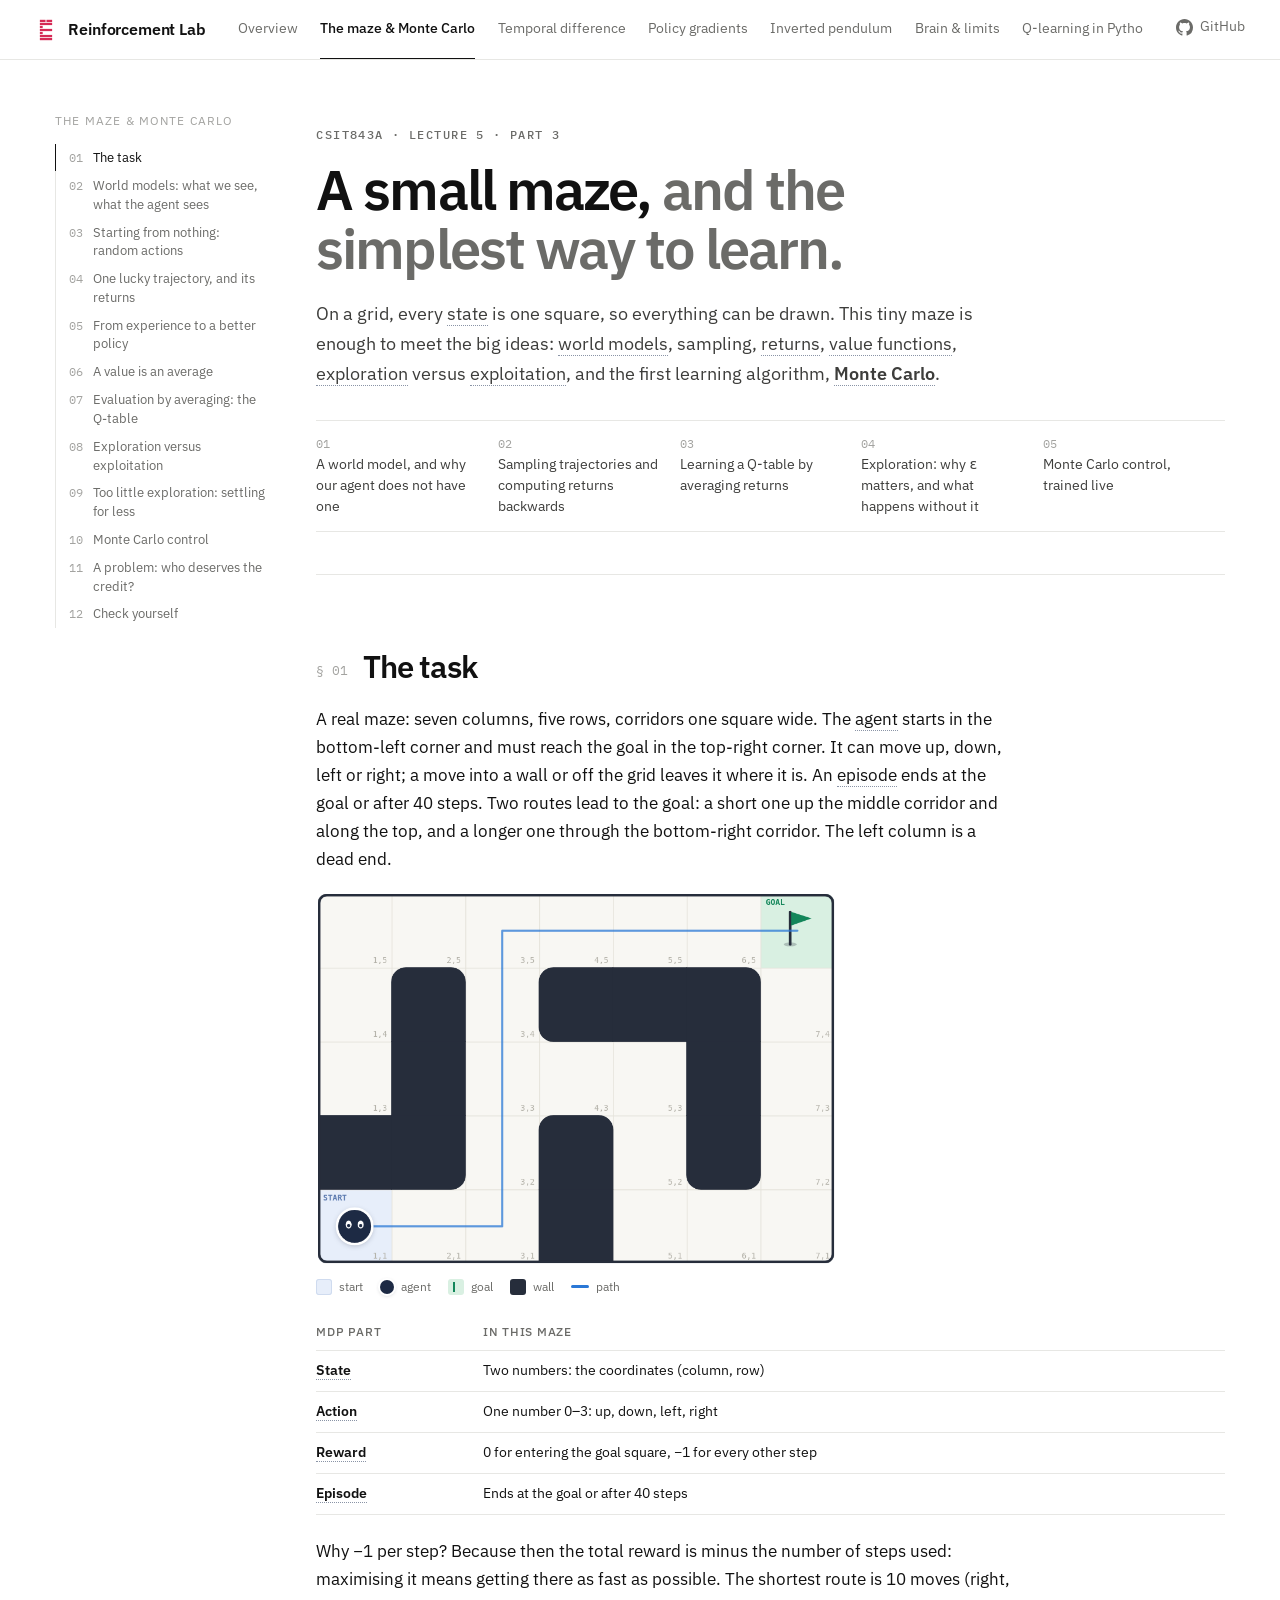
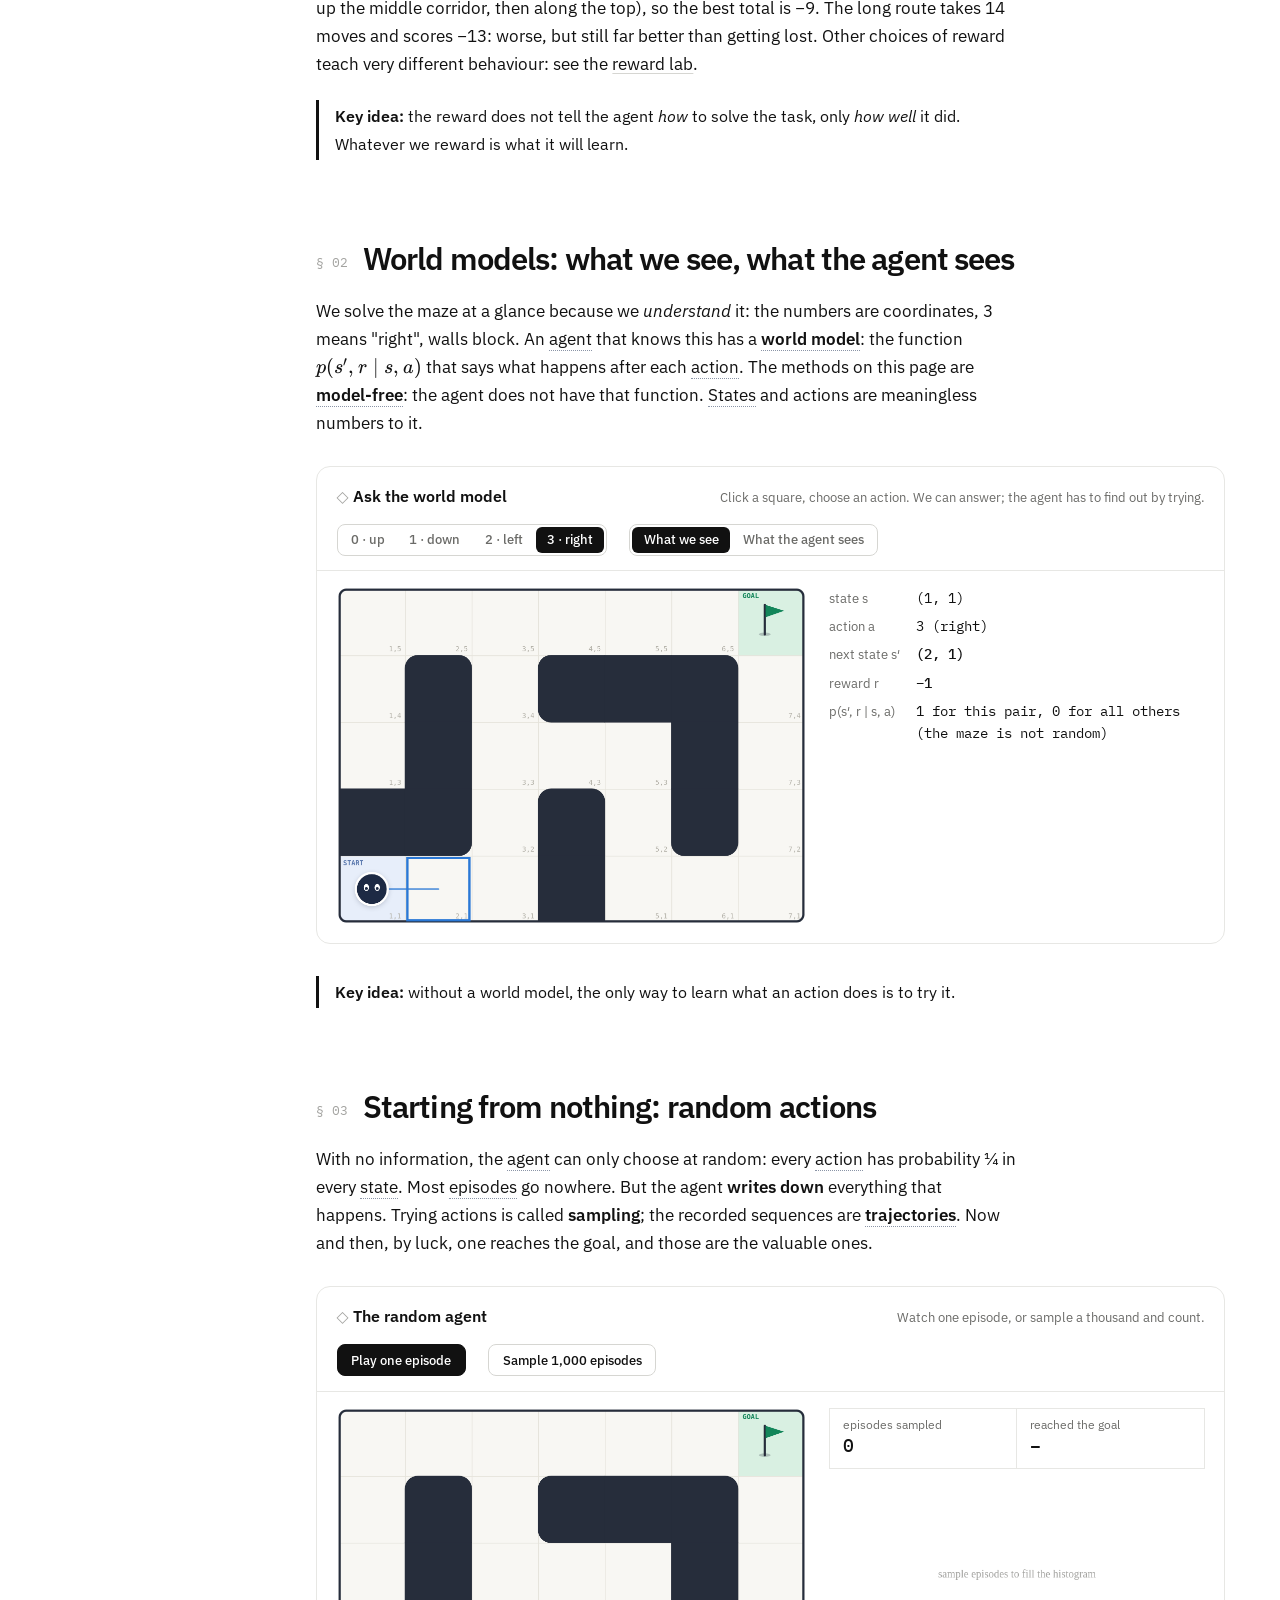
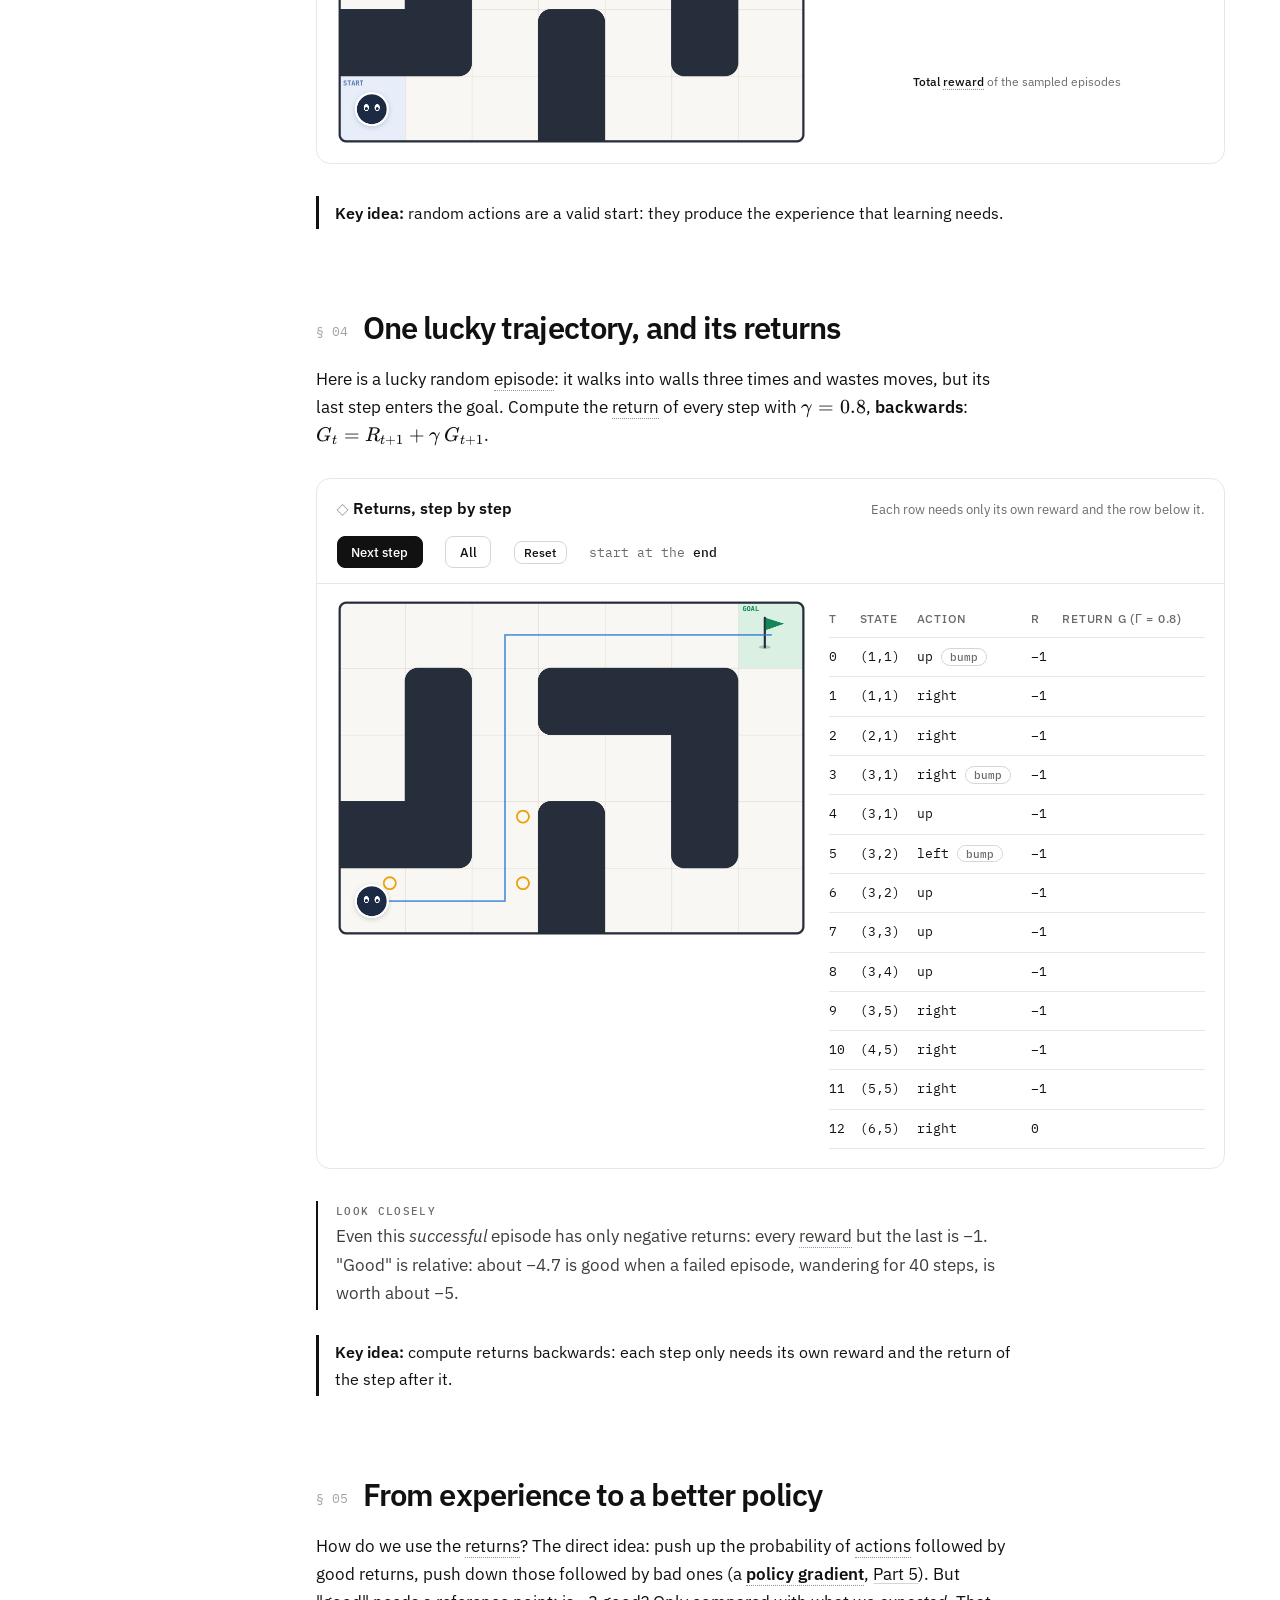
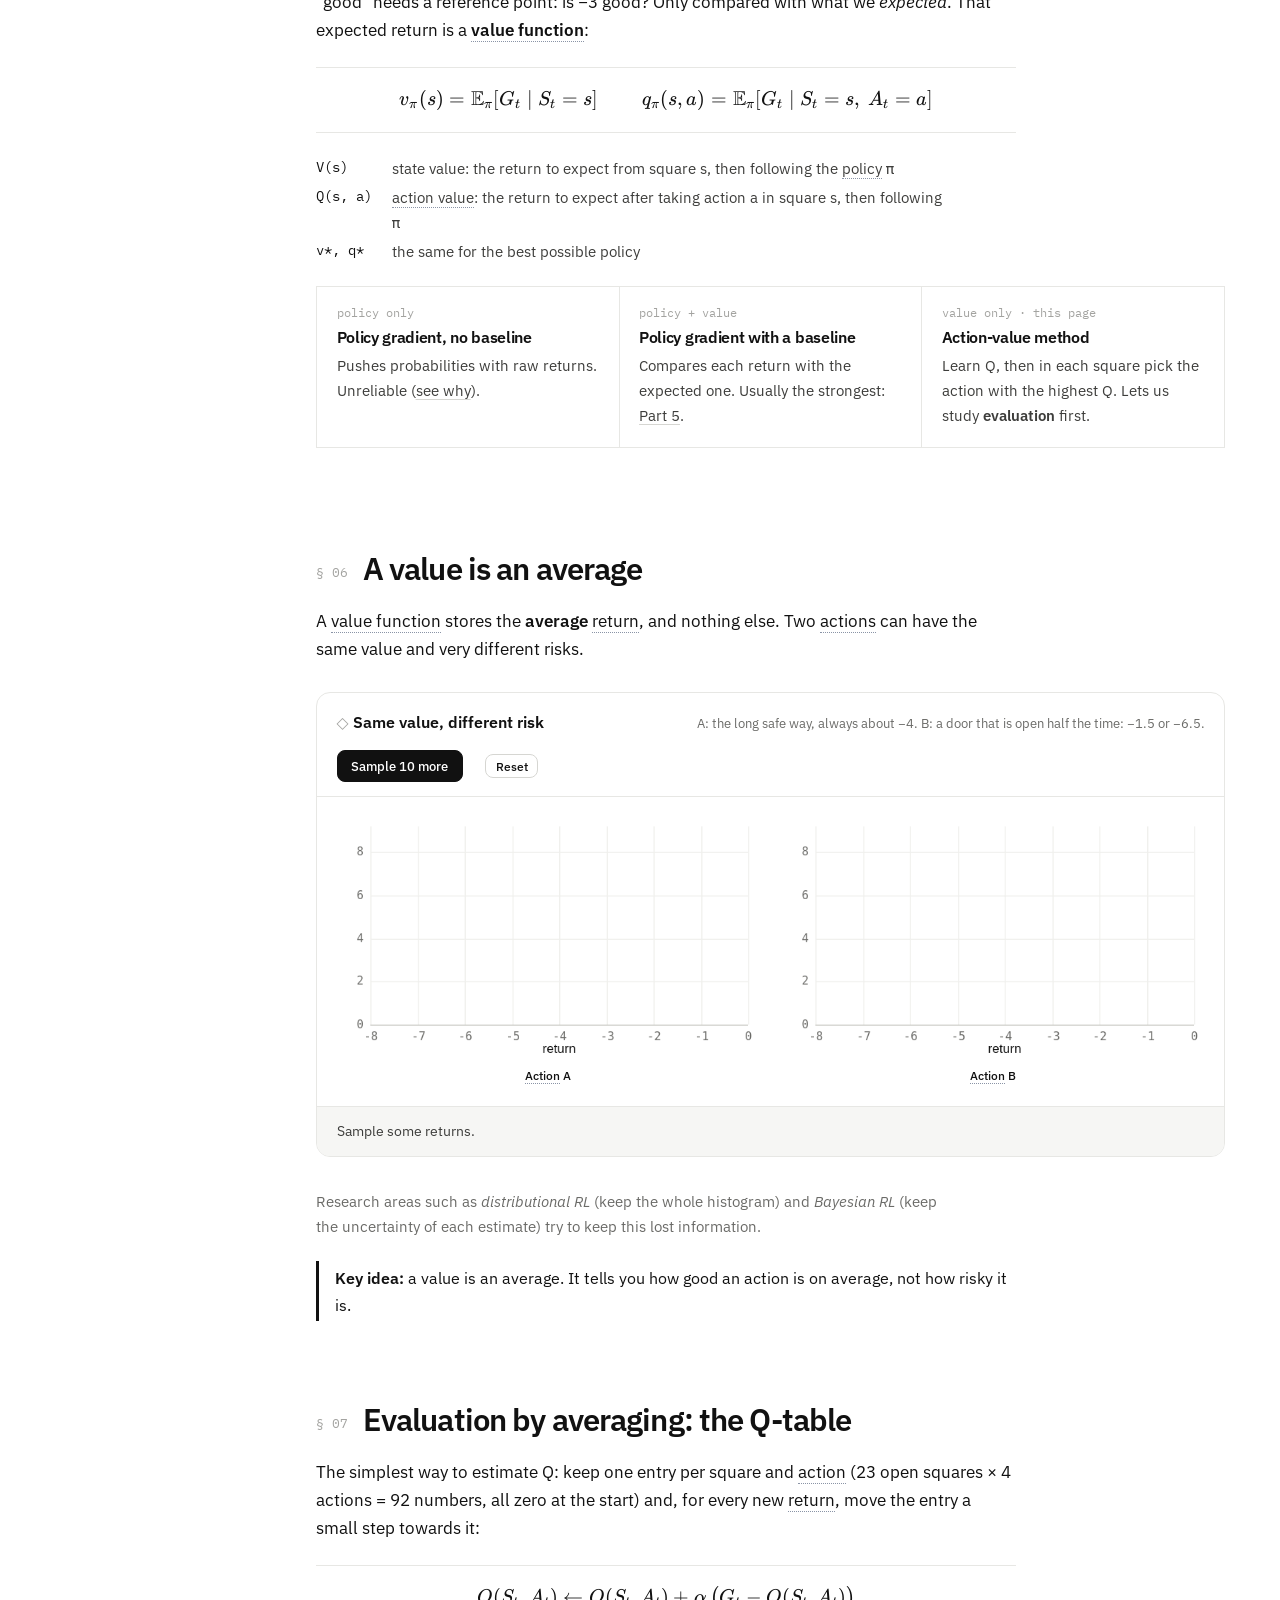
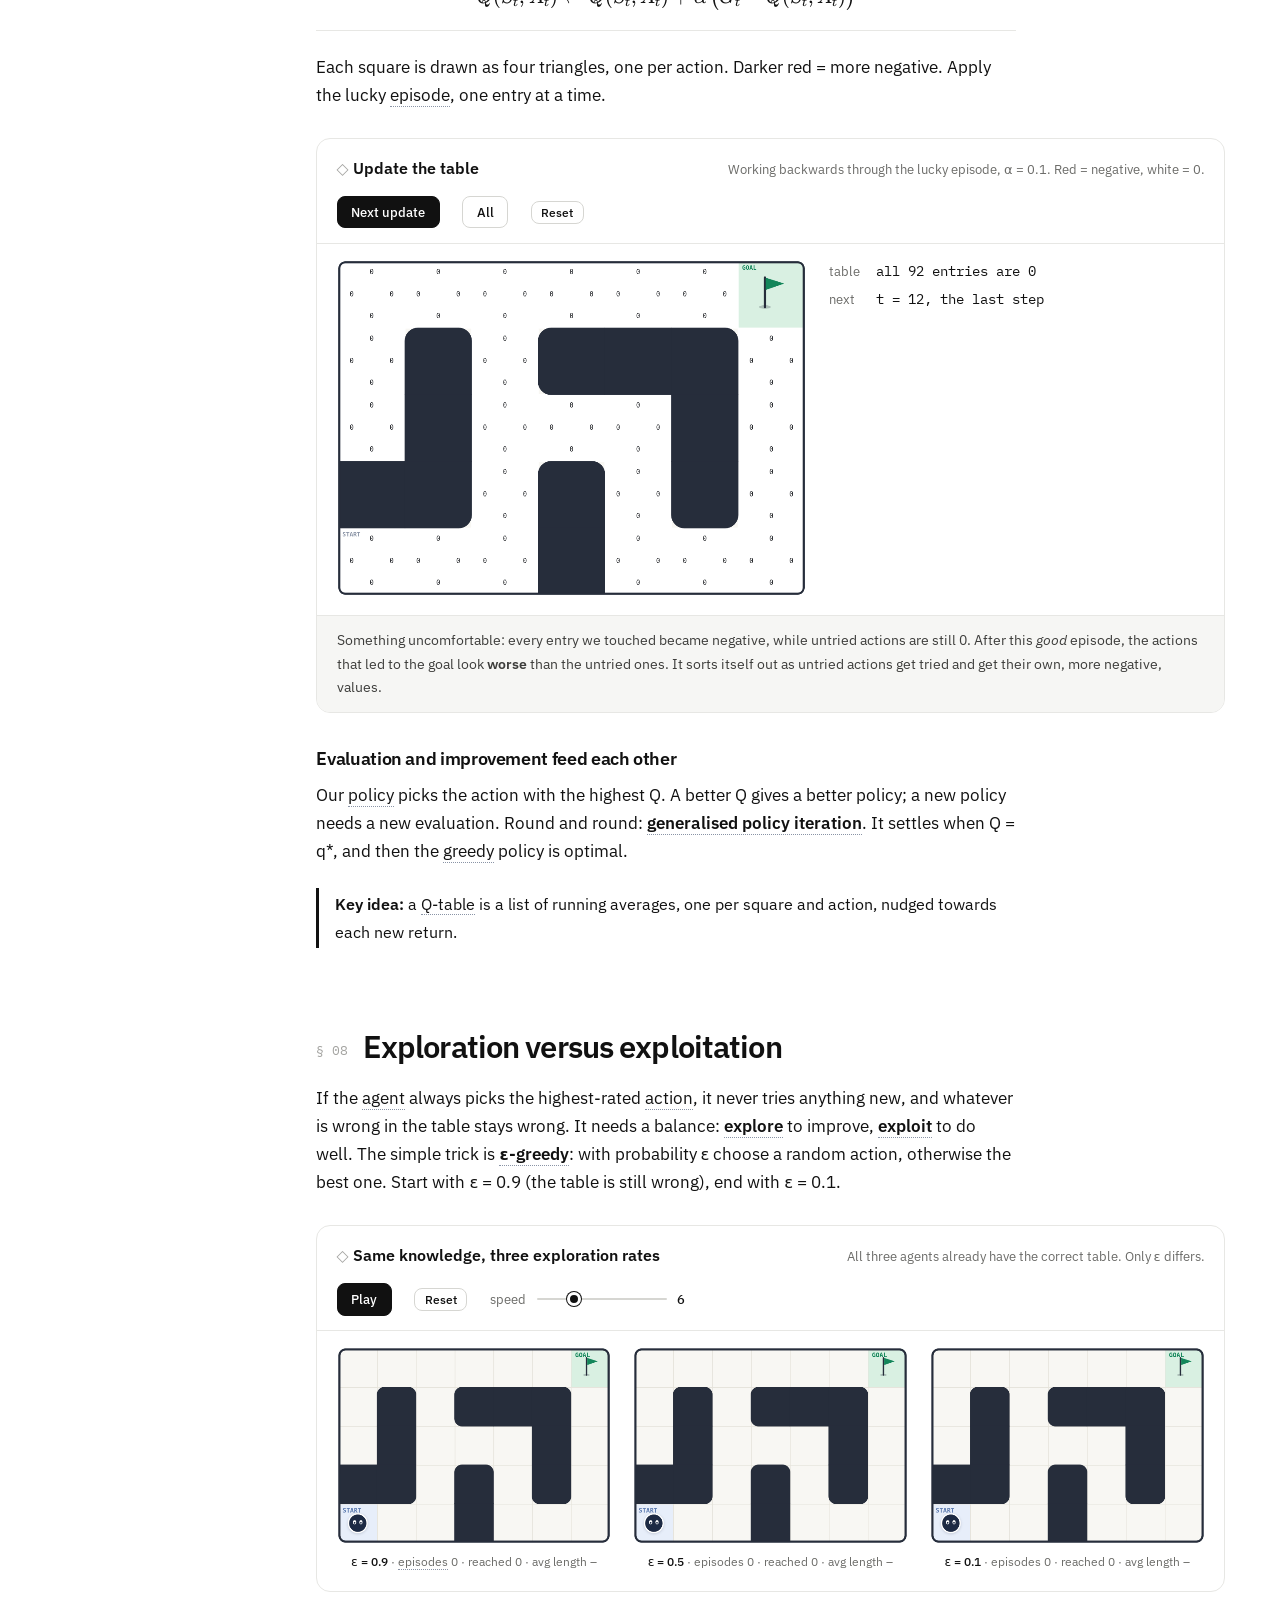
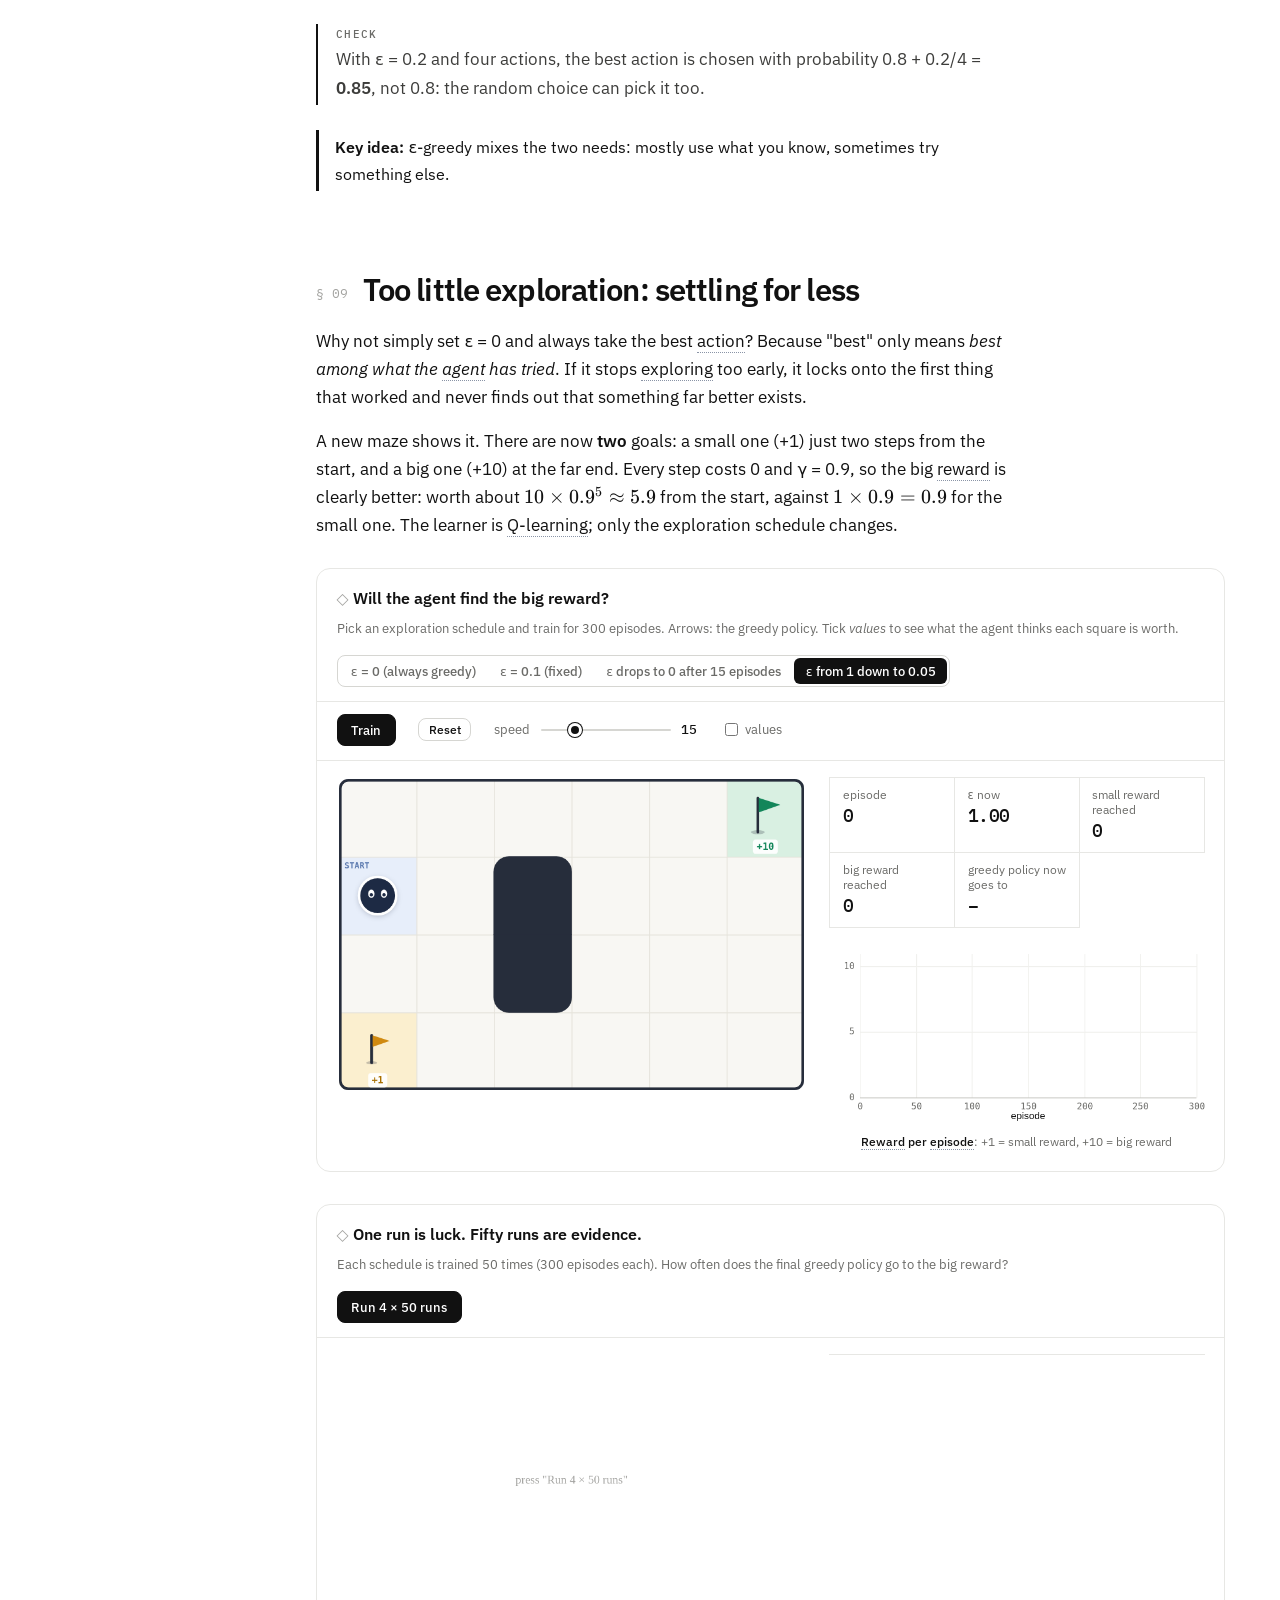
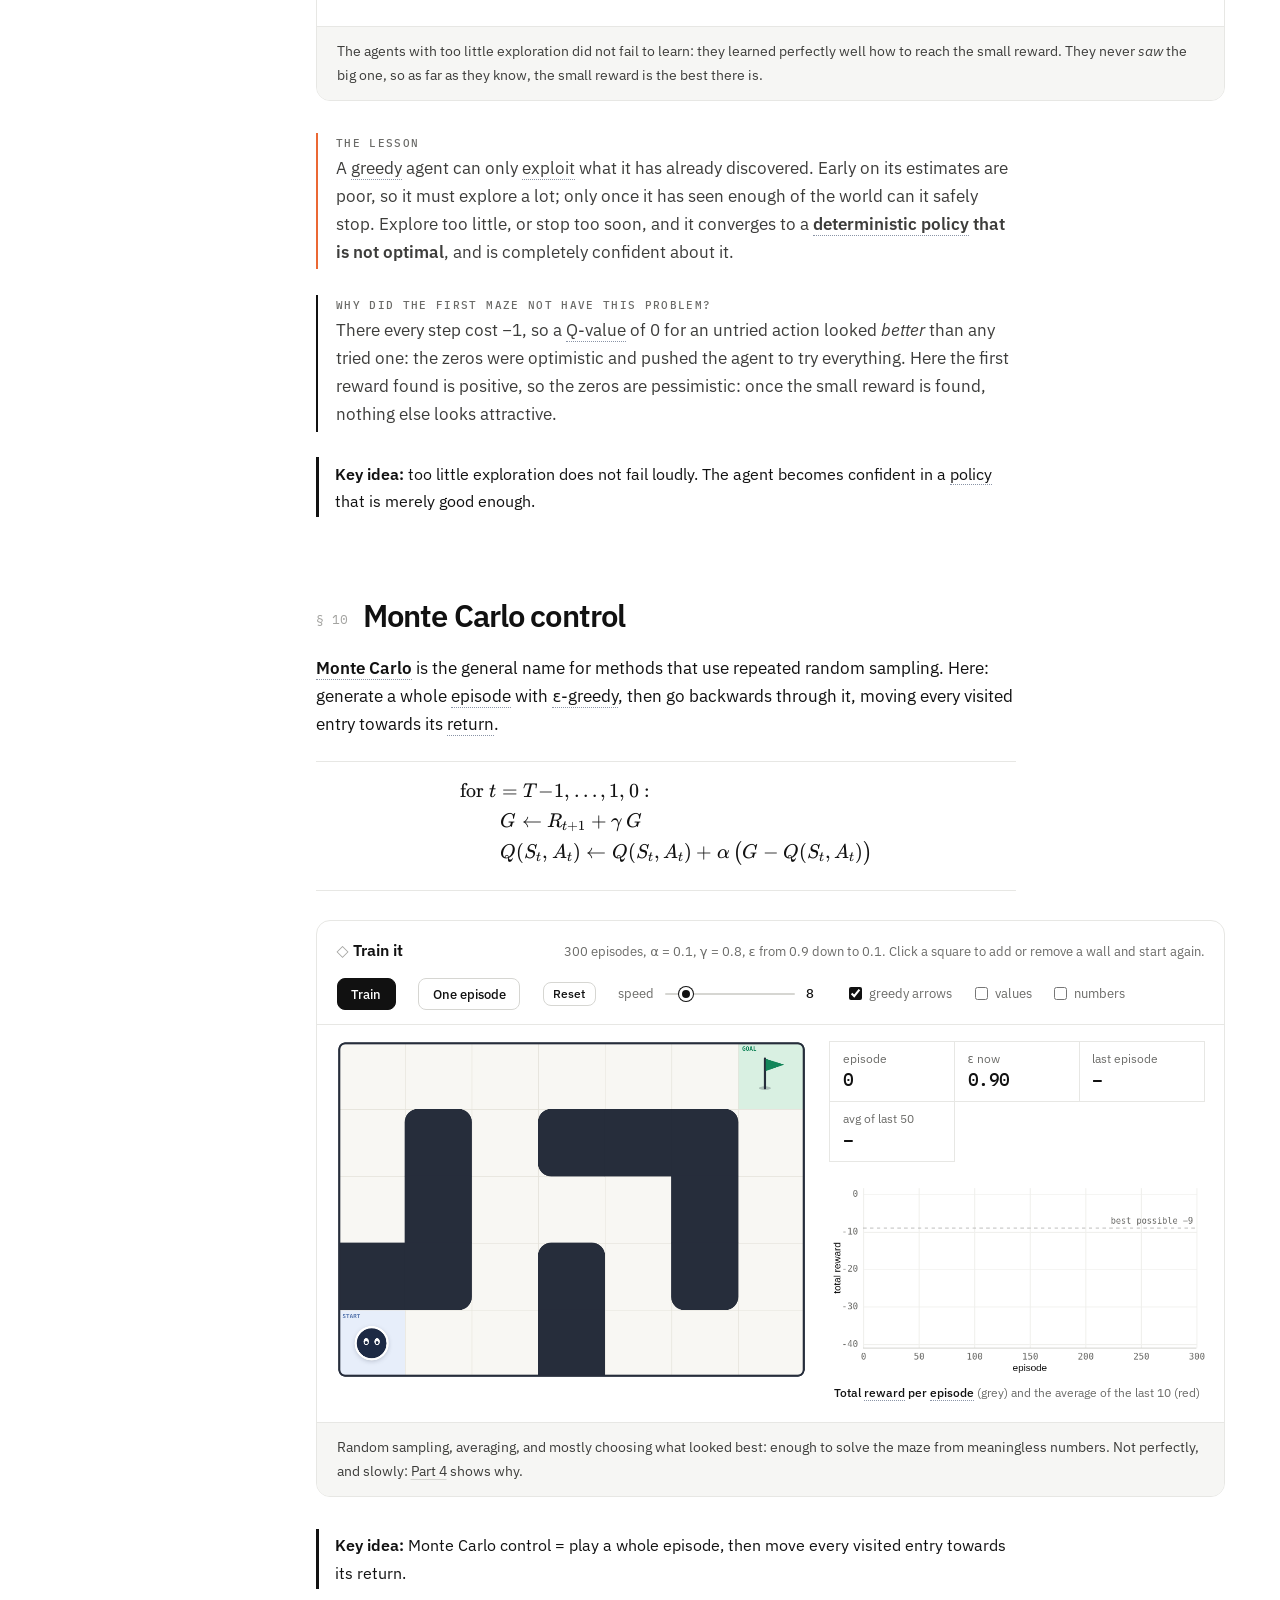
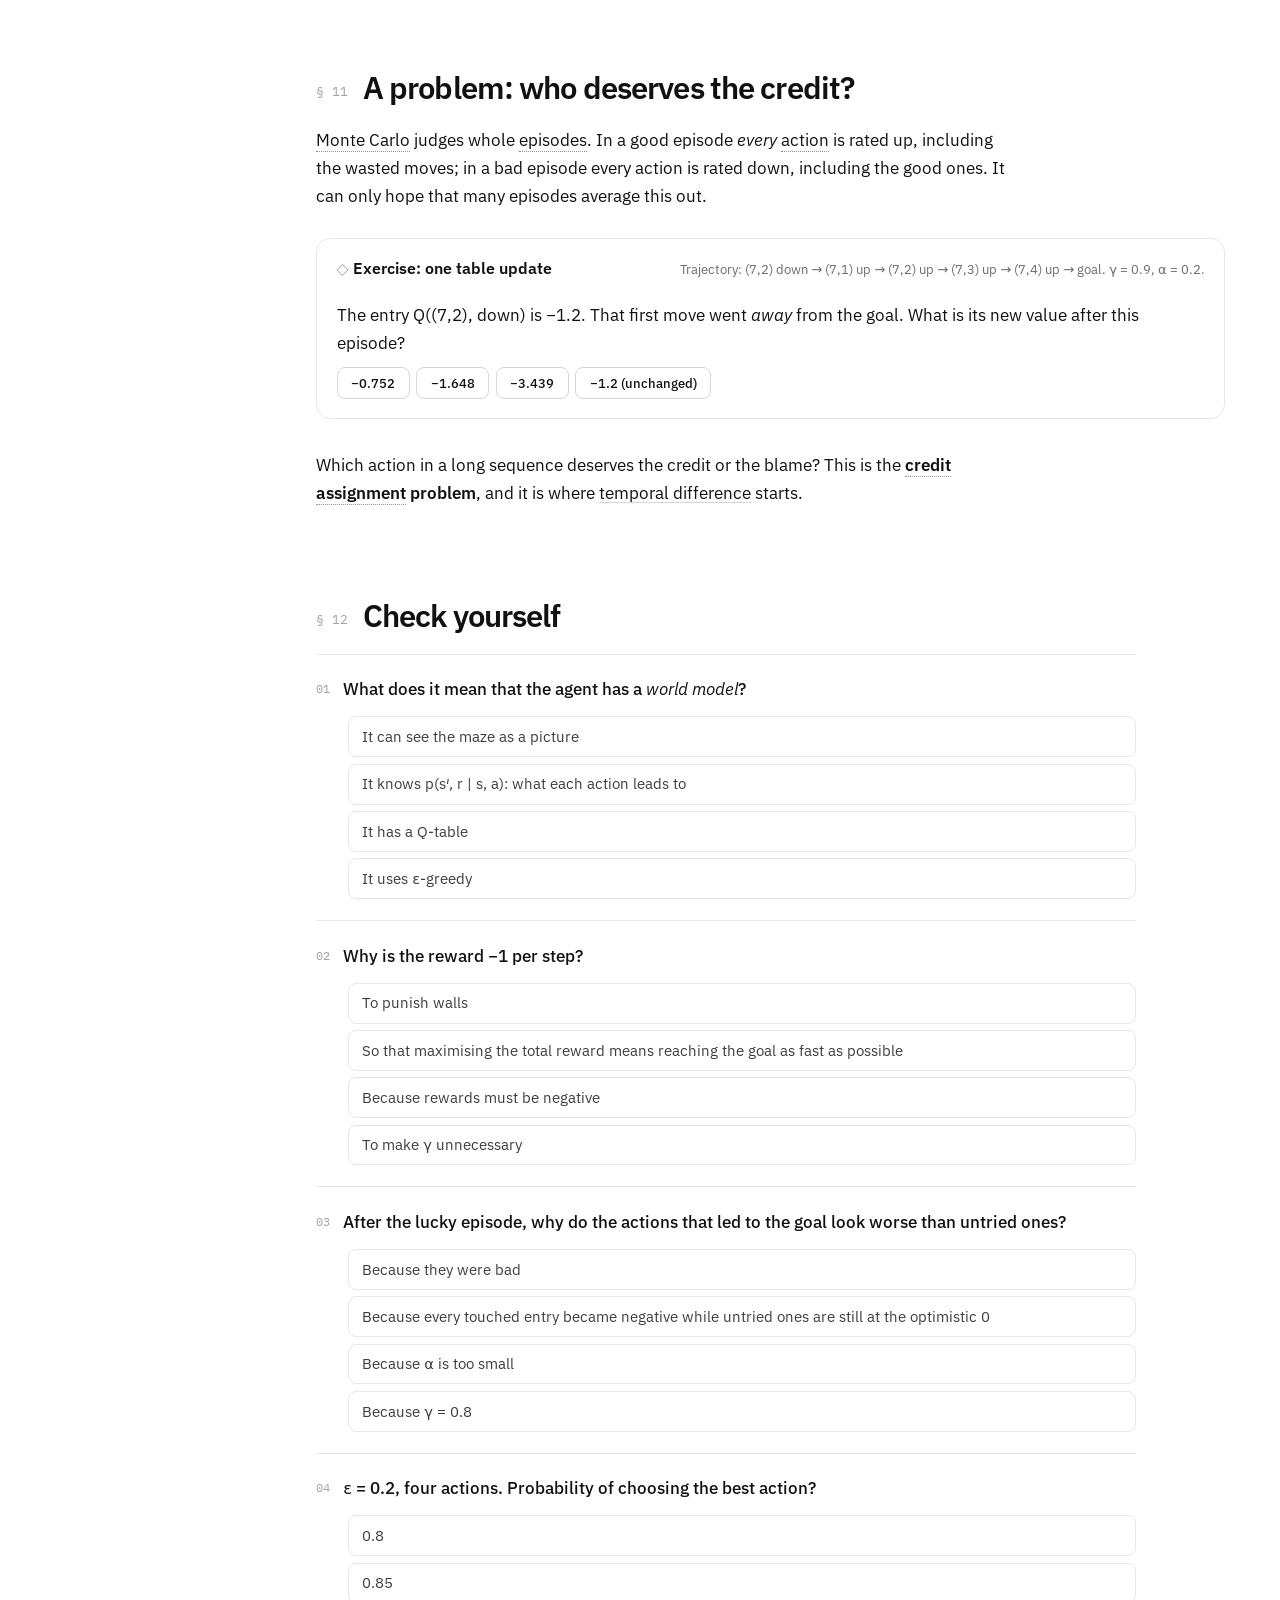
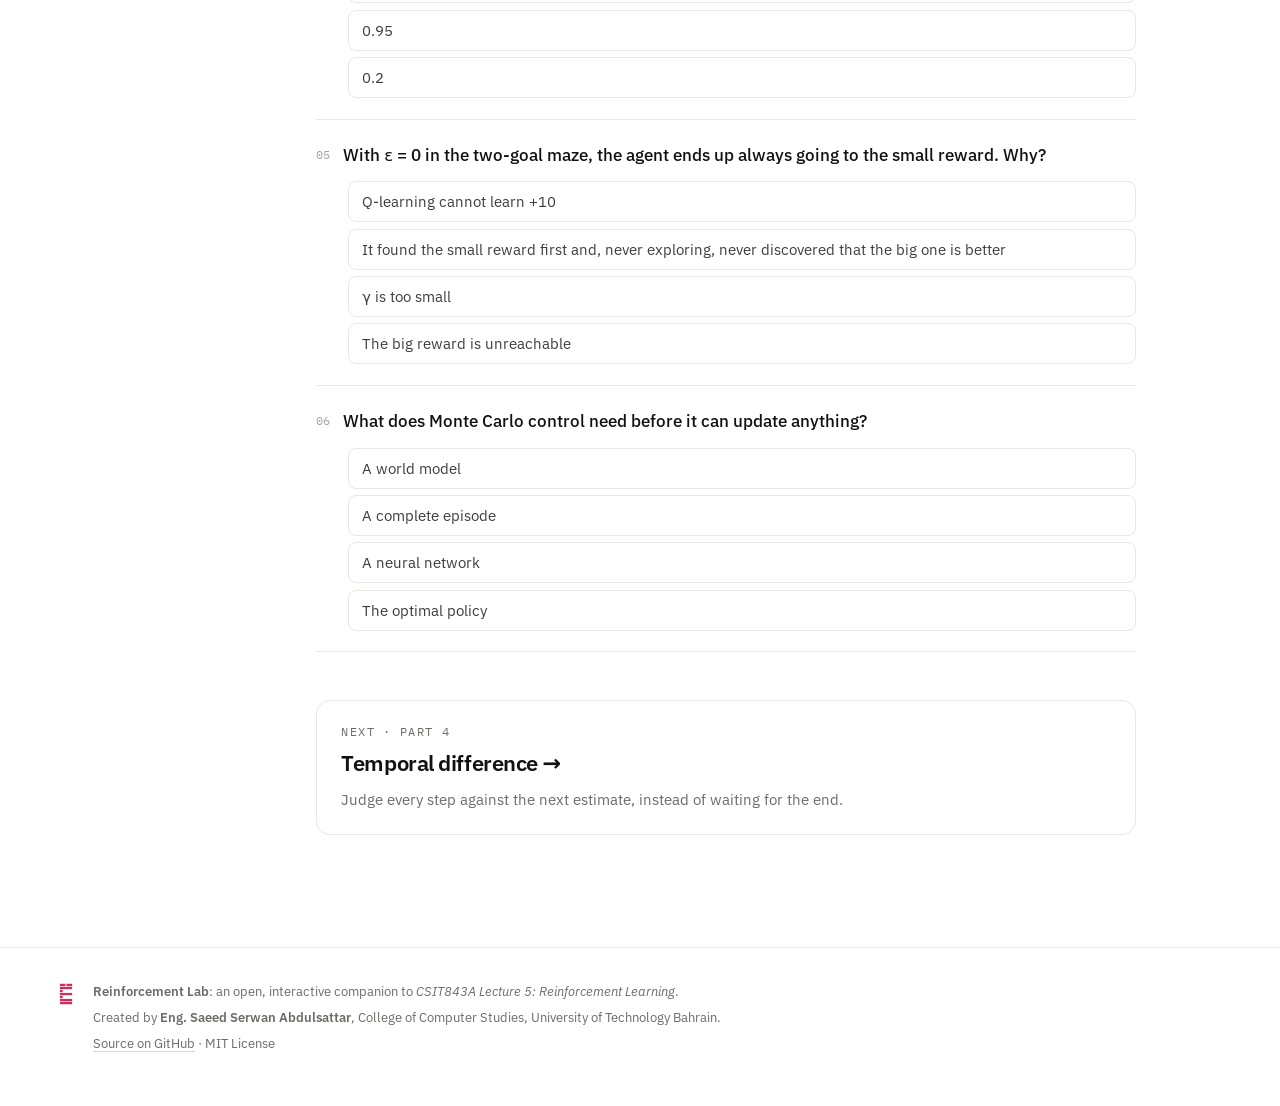
<file: maze.html>
<!DOCTYPE html>
<html lang="en">
<head>
  <meta charset="utf-8">
  <meta name="viewport" content="width=device-width, initial-scale=1">
  <title>Reinforcement Lab · A grid maze and Monte Carlo</title>
  <meta name="description" content="Learn reinforcement learning on a small grid maze: world models, sampling, returns, Q-tables, exploration and Monte Carlo control, all interactive.">
  <meta name="author" content="Eng. Saeed Serwan Abdulsattar">
  <meta property="og:title" content="Reinforcement Lab · A grid maze and Monte Carlo">
  <meta property="og:description" content="Learn reinforcement learning on a small grid maze: world models, sampling, returns, Q-tables, exploration and Monte Carlo control, all interactive.">
  <meta property="og:image" content="assets/img/favicon-512.png">
  <meta name="theme-color" content="#ffffff">
  <link rel="icon" type="image/svg+xml" href="assets/img/utb-logo.svg">
  <link rel="icon" type="image/png" sizes="32x32" href="assets/img/favicon-32.png">
  <link rel="apple-touch-icon" href="assets/img/favicon-180.png">
  <link rel="stylesheet" href="assets/vendor/katex/katex.min.css">
  <link rel="stylesheet" href="assets/css/style.css">
</head>
<body>

<header class="site-header">
  <a class="brand" href="index.html">
    <img class="brand-logo" src="assets/img/utb-logo.svg" alt="University of Technology Bahrain logo" onerror="this.remove()">
    <span class="brand-title">Reinforcement Lab</span>
  </a>
  <nav class="page-tabs" aria-label="Lessons">
    <a href="index.html">Overview</a>
    <a href="maze.html" class="active" aria-current="page">The maze & Monte Carlo</a>
    <a href="td.html">Temporal difference</a>
    <a href="policy.html">Policy gradients</a>
    <a href="pendulum.html">Inverted pendulum</a>
    <a href="brain.html">Brain & limits</a>
    <a href="code-qlearning.html">Q-learning in Python</a>
    <a href="code-pendulum.html">Pendulum in Python</a>
  </nav>
  <nav class="top-links">
    <a href="https://github.com/SaeedSerwan/reinforcementlearning" target="_blank" rel="noopener"><svg viewBox="0 0 16 16" aria-hidden="true"><path fill="currentColor" d="M8 0C3.58 0 0 3.58 0 8c0 3.54 2.29 6.53 5.47 7.59.4.07.55-.17.55-.38 0-.19-.01-.82-.01-1.49-2.01.37-2.53-.49-2.69-.94-.09-.23-.48-.94-.82-1.13-.28-.15-.68-.52-.01-.53.63-.01 1.08.58 1.23.82.72 1.21 1.87.87 2.33.66.07-.52.28-.87.51-1.07-1.78-.2-3.64-.89-3.64-3.95 0-.87.31-1.59.82-2.15-.08-.2-.36-1.02.08-2.12 0 0 .67-.21 2.2.82.64-.18 1.32-.27 2-.27.68 0 1.36.09 2 .27 1.53-1.04 2.2-.82 2.2-.82.44 1.1.16 1.92.08 2.12.51.56.82 1.27.82 2.15 0 3.07-1.87 3.75-3.65 3.95.29.25.54.73.54 1.48 0 1.07-.01 1.93-.01 2.2 0 .21.15.46.55.38A8.013 8.013 0 0016 8c0-4.42-3.58-8-8-8z"/></svg>GitHub</a>
  </nav>
</header>

<div class="layout">
  <aside class="toc" aria-label="Contents">
    <p class="toc-title">The maze & Monte Carlo</p>
    <ol>
      <li><a href="#task">The task</a></li>
      <li><a href="#model">World models: what we see, what the agent sees</a></li>
      <li><a href="#random">Starting from nothing: random actions</a></li>
      <li><a href="#returns">One lucky trajectory, and its returns</a></li>
      <li><a href="#improve">From experience to a better policy</a></li>
      <li><a href="#risk">A value is an average</a></li>
      <li><a href="#qtable">Evaluation by averaging: the Q-table</a></li>
      <li><a href="#explore">Exploration versus exploitation</a></li>
      <li><a href="#settle">Too little exploration: settling for less</a></li>
      <li><a href="#mc">Monte Carlo control</a></li>
      <li><a href="#credit">A problem: who deserves the credit?</a></li>
      <li><a href="#quiz">Check yourself</a></li>
    </ol>
  </aside>

  <main>
    <section class="hero">
      <p class="eyebrow">CSIT843A · Lecture 5 · Part 3</p>
      <h1>A small maze, <em>and the simplest way to learn.</em></h1>
      <p class="lead">
        On a grid, every state is one square, so everything can be drawn. This tiny maze is enough to meet the big ideas:
        world models, sampling, returns, value functions, exploration versus exploitation, and the first learning algorithm, <strong>Monte Carlo</strong>.
      </p>
      <div class="learn-grid cols-5">
        <div><span class="num">01</span>A world model, and why our agent does not have one</div>
        <div><span class="num">02</span>Sampling trajectories and computing returns backwards</div>
        <div><span class="num">03</span>Learning a Q-table by averaging returns</div>
        <div><span class="num">04</span>Exploration: why ε matters, and what happens without it</div>
        <div><span class="num">05</span>Monte Carlo control, trained live</div>
      </div>
    </section>

    <section id="task" class="chapter">
      <h2><span class="chap">01</span>The task</h2>
      <p>A real maze: seven columns, five rows, corridors one square wide. The agent starts in the bottom-left corner and must reach the goal in the top-right corner. It can move up, down, left or right; a move into a wall or off the grid leaves it where it is. An episode ends at the goal or after 40 steps. Two routes lead to the goal: a short one up the middle corridor and along the top, and a longer one through the bottom-right corridor. The left column is a dead end.</p>
      <div class="plot" id="task-grid" style="max-width:520px;margin-top:1.2rem"></div>
      <div class="grid-legend" id="task-legend"></div>
      <div class="table-wrap"><table class="clean">
        <thead><tr><th>MDP part</th><th>In this maze</th></tr></thead>
        <tbody>
          <tr><td><strong>State</strong></td><td>Two numbers: the coordinates (column, row)</td></tr>
          <tr><td><strong>Action</strong></td><td>One number 0–3: up, down, left, right</td></tr>
          <tr><td><strong>Reward</strong></td><td>0 for entering the goal square, −1 for every other step</td></tr>
          <tr><td><strong>Episode</strong></td><td>Ends at the goal or after 40 steps</td></tr>
        </tbody>
      </table></div>
      <p>Why −1 per step? Because then the total reward is minus the number of steps used: maximising it means getting there as fast as possible. The shortest route is 10 moves (right, up the middle corridor, then along the top), so the best total is −9. The long route takes 14 moves and scores −13: worse, but still far better than getting lost. Other choices of reward teach very different behaviour: see the <a href="td.html#reward">reward lab</a>.</p>
      <p class="takeaway"><b>Key idea:</b> the reward does not tell the agent <em>how</em> to solve the task, only <em>how well</em> it did. Whatever we reward is what it will learn.</p>
    </section>

    <section id="model" class="chapter">
      <h2><span class="chap">02</span>World models: what we see, what the agent sees</h2>
      <p>We solve the maze at a glance because we <em>understand</em> it: the numbers are coordinates, 3 means "right", walls block. An agent that knows this has a <strong>world model</strong>: the function \(p(s', r \mid s, a)\) that says what happens after each action. The methods on this page are <strong>model-free</strong>: the agent does not have that function. States and actions are meaningless numbers to it.</p>
      <div class="lab">
        <div class="lab-head"><p class="lab-title">Ask the world model</p><p class="lab-hint">Click a square, choose an action. We can answer; the agent has to find out by trying.</p></div>
        <div class="controls">
          <div class="seg" id="wm-a"><button data-v="0">0 · up</button><button data-v="1">1 · down</button><button data-v="2">2 · left</button><button data-v="3" class="on">3 · right</button></div>
          <div class="seg" id="wm-view"><button data-v="ours" class="on">What we see</button><button data-v="agent">What the agent sees</button></div>
        </div>
        <div class="lab-body"><div class="lab-grid"><div class="plot" id="wm-grid"></div><div id="wm-out" class="calc"></div></div></div>
      </div>
      <p class="takeaway"><b>Key idea:</b> without a world model, the only way to learn what an action does is to try it.</p>
    </section>

    <section id="random" class="chapter">
      <h2><span class="chap">03</span>Starting from nothing: random actions</h2>
      <p>With no information, the agent can only choose at random: every action has probability ¼ in every state. Most episodes go nowhere. But the agent <strong>writes down</strong> everything that happens. Trying actions is called <strong>sampling</strong>; the recorded sequences are <strong>trajectories</strong>. Now and then, by luck, one reaches the goal, and those are the valuable ones.</p>
      <div class="lab">
        <div class="lab-head"><p class="lab-title">The random agent</p><p class="lab-hint">Watch one episode, or sample a thousand and count.</p></div>
        <div class="controls">
          <button class="btn" id="rnd-one">Play one episode</button>
          <button class="btn ghost" id="rnd-many">Sample 1,000 episodes</button>
        </div>
        <div class="lab-body"><div class="lab-grid"><div class="plot" id="rnd-grid"></div><div><div class="stats" id="rnd-stats"></div><div class="plot" id="rnd-hist"></div><p class="plot-cap"><b>Total reward</b> of the sampled episodes</p></div></div></div>
      </div>
      <p class="takeaway"><b>Key idea:</b> random actions are a valid start: they produce the experience that learning needs.</p>
    </section>

    <section id="returns" class="chapter">
      <h2><span class="chap">04</span>One lucky trajectory, and its returns</h2>
      <p>Here is a lucky random episode: it walks into walls three times and wastes moves, but its last step enters the goal. Compute the return of every step with \(\gamma = 0.8\), <strong>backwards</strong>: \(G_t = R_{t+1} + \gamma\,G_{t+1}\).</p>
      <div class="lab">
        <div class="lab-head"><p class="lab-title">Returns, step by step</p><p class="lab-hint">Each row needs only its own reward and the row below it.</p></div>
        <div class="controls">
          <button class="btn" id="lk-next">Next step</button><button class="btn ghost" id="lk-all">All</button><button class="btn ghost small" id="lk-reset">Reset</button>
          <span class="status" id="lk-status"></span>
        </div>
        <div class="lab-body"><div class="lab-grid"><div class="plot" id="lk-grid"></div><div class="table-wrap" style="margin:0"><table class="clean mono" id="lk-table"></table></div></div></div>
      </div>
      <div class="callout"><span class="label">Look closely</span><p>Even this <em>successful</em> episode has only negative returns: every reward but the last is −1. "Good" is relative: about −4.7 is good when a failed episode, wandering for 40 steps, is worth about −5.</p></div>
      <p class="takeaway"><b>Key idea:</b> compute returns backwards: each step only needs its own reward and the return of the step after it.</p>
    </section>

    <section id="improve" class="chapter">
      <h2><span class="chap">05</span>From experience to a better policy</h2>
      <p>How do we use the returns? The direct idea: push up the probability of actions followed by good returns, push down those followed by bad ones (a <strong>policy gradient</strong>, <a href="policy.html">Part 5</a>). But "good" needs a reference point: is −3 good? Only compared with what we <em>expected</em>. That expected return is a <strong>value function</strong>:</p>
      <div class="formula">\[ v_\pi(s) = \mathbb{E}_\pi\!\left[G_t \mid S_t = s\right] \qquad q_\pi(s,a) = \mathbb{E}_\pi\!\left[G_t \mid S_t = s,\ A_t = a\right] \]</div>
      <dl class="symbols">
        <dt>V(s)</dt><dd>state value: the return to expect from square s, then following the policy π</dd>
        <dt>Q(s, a)</dt><dd>action value: the return to expect after taking action a in square s, then following π</dd>
        <dt>v*, q*</dt><dd>the same for the best possible policy</dd>
      </dl>
      <div class="cards">
        <div class="card"><span class="n">policy only</span><h4>Policy gradient, no baseline</h4><p>Pushes probabilities with raw returns. Unreliable (<a href="policy.html#baseline">see why</a>).</p></div>
        <div class="card"><span class="n">policy + value</span><h4>Policy gradient with a baseline</h4><p>Compares each return with the expected one. Usually the strongest: <a href="policy.html">Part 5</a>.</p></div>
        <div class="card"><span class="n">value only · this page</span><h4>Action-value method</h4><p>Learn Q, then in each square pick the action with the highest Q. Lets us study <strong>evaluation</strong> first.</p></div>
      </div>
    </section>

    <section id="risk" class="chapter">
      <h2><span class="chap">06</span>A value is an average</h2>
      <p>A value function stores the <strong>average</strong> return, and nothing else. Two actions can have the same value and very different risks.</p>
      <div class="lab">
        <div class="lab-head"><p class="lab-title">Same value, different risk</p><p class="lab-hint">A: the long safe way, always about −4. B: a door that is open half the time: −1.5 or −6.5.</p></div>
        <div class="controls"><button class="btn" id="rk-go">Sample 10 more</button><button class="btn ghost small" id="rk-reset">Reset</button></div>
        <div class="lab-body"><div class="lab-grid even"><div><div class="plot" id="rk-a"></div><p class="plot-cap"><b>Action A</b></p></div><div><div class="plot" id="rk-b"></div><p class="plot-cap"><b>Action B</b></p></div></div></div>
        <div class="lab-foot" id="rk-foot"></div>
      </div>
      <p class="prose" style="color:var(--muted);font-size:.92rem">Research areas such as <em>distributional RL</em> (keep the whole histogram) and <em>Bayesian RL</em> (keep the uncertainty of each estimate) try to keep this lost information.</p>
      <p class="takeaway"><b>Key idea:</b> a value is an average. It tells you how good an action is on average, not how risky it is.</p>
    </section>

    <section id="qtable" class="chapter">
      <h2><span class="chap">07</span>Evaluation by averaging: the Q-table</h2>
      <p>The simplest way to estimate Q: keep one entry per square and action (23 open squares × 4 actions = 92 numbers, all zero at the start) and, for every new return, move the entry a small step towards it:</p>
      <div class="formula">\[ Q(S_t, A_t) \leftarrow Q(S_t, A_t) + \alpha\,\big(G_t - Q(S_t, A_t)\big) \]</div>
      <p>Each square is drawn as four triangles, one per action. Darker red = more negative. Apply the lucky episode, one entry at a time.</p>
      <div class="lab">
        <div class="lab-head"><p class="lab-title">Update the table</p><p class="lab-hint">Working backwards through the lucky episode, α = 0.1. Red = negative, white = 0.</p></div>
        <div class="controls"><button class="btn" id="qt-next">Next update</button><button class="btn ghost" id="qt-all">All</button><button class="btn ghost small" id="qt-reset">Reset</button></div>
        <div class="lab-body"><div class="lab-grid"><div class="plot" id="qt-grid"></div><div id="qt-calc" class="calc"></div></div></div>
        <div class="lab-foot">Something uncomfortable: every entry we touched became negative, while untried actions are still 0. After this <em>good</em> episode, the actions that led to the goal look <strong>worse</strong> than the untried ones. It sorts itself out as untried actions get tried and get their own, more negative, values.</div>
      </div>
      <h3>Evaluation and improvement feed each other</h3>
      <p class="prose">Our policy picks the action with the highest Q. A better Q gives a better policy; a new policy needs a new evaluation. Round and round: <strong>generalised policy iteration</strong>. It settles when Q = q*, and then the greedy policy is optimal.</p>
      <p class="takeaway"><b>Key idea:</b> a Q-table is a list of running averages, one per square and action, nudged towards each new return.</p>
    </section>

    <section id="explore" class="chapter">
      <h2><span class="chap">08</span>Exploration versus exploitation</h2>
      <p>If the agent always picks the highest-rated action, it never tries anything new, and whatever is wrong in the table stays wrong. It needs a balance: <strong>explore</strong> to improve, <strong>exploit</strong> to do well. The simple trick is <strong>ε-greedy</strong>: with probability ε choose a random action, otherwise the best one. Start with ε = 0.9 (the table is still wrong), end with ε = 0.1.</p>
      <div class="lab">
        <div class="lab-head"><p class="lab-title">Same knowledge, three exploration rates</p><p class="lab-hint">All three agents already have the correct table. Only ε differs.</p></div>
        <div class="controls"><button class="btn" id="ex-play">Play</button><button class="btn ghost small" id="ex-reset">Reset</button><label class="ctl">speed <input type="range" id="ex-speed" min="1" max="20" value="6"><output></output></label></div>
        <div class="lab-body"><div class="lab-grid three"><div><div class="plot" id="ex-0"></div><p class="plot-cap" id="ex-c0"></p></div><div><div class="plot" id="ex-1"></div><p class="plot-cap" id="ex-c1"></p></div><div><div class="plot" id="ex-2"></div><p class="plot-cap" id="ex-c2"></p></div></div></div>
      </div>
      <div class="callout"><span class="label">Check</span><p>With ε = 0.2 and four actions, the best action is chosen with probability 0.8 + 0.2/4 = <strong>0.85</strong>, not 0.8: the random choice can pick it too.</p></div>
      <p class="takeaway"><b>Key idea:</b> ε-greedy mixes the two needs: mostly use what you know, sometimes try something else.</p>
    </section>

    <section id="settle" class="chapter">
      <h2><span class="chap">09</span>Too little exploration: settling for less</h2>
      <p>Why not simply set ε = 0 and always take the best action? Because "best" only means <em>best among what the agent has tried</em>. If it stops exploring too early, it locks onto the first thing that worked and never finds out that something far better exists.</p>
      <p>A new maze shows it. There are now <strong>two</strong> goals: a small one (+1) just two steps from the start, and a big one (+10) at the far end. Every step costs 0 and γ = 0.9, so the big reward is clearly better: worth about \(10 \times 0.9^5 \approx 5.9\) from the start, against \(1 \times 0.9 = 0.9\) for the small one. The learner is Q-learning; only the exploration schedule changes.</p>
      <div class="lab">
        <div class="lab-head"><p class="lab-title">Will the agent find the big reward?</p><p class="lab-hint">Pick an exploration schedule and train for 300 episodes. Arrows: the greedy policy. Tick <i>values</i> to see what the agent thinks each square is worth.</p></div>
        <div class="controls">
          <div class="seg" id="st-mode">
            <button data-v="greedy">ε = 0 (always greedy)</button>
            <button data-v="low">ε = 0.1 (fixed)</button>
            <button data-v="fast">ε drops to 0 after 15 episodes</button>
            <button data-v="good" class="on">ε from 1 down to 0.05</button>
          </div>
        </div>
        <div class="controls">
          <button class="btn" id="st-play">Train</button><button class="btn ghost small" id="st-reset">Reset</button>
          <label class="ctl">speed <input type="range" id="st-speed" min="1" max="60" value="15"><output></output></label>
          <label class="check"><input type="checkbox" id="st-vals"> values</label>
        </div>
        <div class="lab-body"><div class="lab-grid"><div><div class="plot" id="st-grid"></div></div><div><div class="stats" id="st-stats"></div><div class="plot" id="st-curve"></div><p class="plot-cap"><b>Reward per episode</b>: +1 = small reward, +10 = big reward</p></div></div></div>
        <div class="lab-foot" id="st-foot"></div>
      </div>
      <div class="lab">
        <div class="lab-head"><p class="lab-title">One run is luck. Fifty runs are evidence.</p><p class="lab-hint">Each schedule is trained 50 times (300 episodes each). How often does the final greedy policy go to the big reward?</p></div>
        <div class="controls"><button class="btn" id="st-many">Run 4 × 50 runs</button></div>
        <div class="lab-body"><div class="lab-grid"><div class="plot" id="st-bars"></div><div class="stats" id="st-many-stats"></div></div></div>
        <div class="lab-foot" id="st-many-foot">The agents with too little exploration did not fail to learn: they learned perfectly well how to reach the small reward. They never <em>saw</em> the big one, so as far as they know, the small reward is the best there is.</div>
      </div>
      <div class="callout warn"><span class="label">The lesson</span><p>A greedy agent can only exploit what it has already discovered. Early on its estimates are poor, so it must explore a lot; only once it has seen enough of the world can it safely stop. Explore too little, or stop too soon, and it converges to a <strong>deterministic policy that is not optimal</strong>, and is completely confident about it.</p></div>
      <div class="callout"><span class="label">Why did the first maze not have this problem?</span><p>There every step cost −1, so a Q-value of 0 for an untried action looked <em>better</em> than any tried one: the zeros were optimistic and pushed the agent to try everything. Here the first reward found is positive, so the zeros are pessimistic: once the small reward is found, nothing else looks attractive.</p></div>
      <p class="takeaway"><b>Key idea:</b> too little exploration does not fail loudly. The agent becomes confident in a policy that is merely good enough.</p>
    </section>

    <section id="mc" class="chapter">
      <h2><span class="chap">10</span>Monte Carlo control</h2>
      <p><strong>Monte Carlo</strong> is the general name for methods that use repeated random sampling. Here: generate a whole episode with ε-greedy, then go backwards through it, moving every visited entry towards its return.</p>
      <div class="formula">\[ \begin{aligned} &\text{for } t = T{-}1, \dots, 1, 0: \\ &\qquad G \leftarrow R_{t+1} + \gamma\, G \\ &\qquad Q(S_t,A_t) \leftarrow Q(S_t,A_t) + \alpha\,\big(G - Q(S_t,A_t)\big) \end{aligned} \]</div>
      <div class="lab">
        <div class="lab-head"><p class="lab-title">Train it</p><p class="lab-hint">300 episodes, α = 0.1, γ = 0.8, ε from 0.9 down to 0.1. Click a square to add or remove a wall and start again.</p></div>
        <div class="controls">
          <button class="btn" id="mc-play">Train</button><button class="btn ghost" id="mc-one">One episode</button><button class="btn ghost small" id="mc-reset">Reset</button>
          <label class="ctl">speed <input type="range" id="mc-speed" min="1" max="60" value="8"><output></output></label>
          <label class="check"><input type="checkbox" id="mc-arrows" checked> greedy arrows</label>
          <label class="check"><input type="checkbox" id="mc-vals"> values</label>
          <label class="check"><input type="checkbox" id="mc-nums"> numbers</label>
        </div>
        <div class="lab-body"><div class="lab-grid"><div class="plot" id="mc-grid"></div><div><div class="stats" id="mc-stats"></div><div class="plot" id="mc-curve"></div><p class="plot-cap"><b>Total reward per episode</b> (grey) and the average of the last 10 (red)</p></div></div></div>
        <div class="lab-foot" id="mc-foot">Random sampling, averaging, and mostly choosing what looked best: enough to solve the maze from meaningless numbers. Not perfectly, and slowly: <a href="td.html">Part 4</a> shows why.</div>
      </div>
      <p class="takeaway"><b>Key idea:</b> Monte Carlo control = play a whole episode, then move every visited entry towards its return.</p>
    </section>

    <section id="credit" class="chapter">
      <h2><span class="chap">11</span>A problem: who deserves the credit?</h2>
      <p>Monte Carlo judges whole episodes. In a good episode <em>every</em> action is rated up, including the wasted moves; in a bad episode every action is rated down, including the good ones. It can only hope that many episodes average this out.</p>
      <div class="lab">
        <div class="lab-head"><p class="lab-title">Exercise: one table update</p><p class="lab-hint">Trajectory: (7,2) down → (7,1) up → (7,2) up → (7,3) up → (7,4) up → goal. γ = 0.9, α = 0.2.</p></div>
        <div class="lab-body">
          <p style="margin:0 0 .6rem">The entry Q((7,2), down) is −1.2. That first move went <em>away</em> from the goal. What is its new value after this episode?</p>
          <div class="btn-row" id="cr-opts"><button class="btn ghost" data-v="0">−0.752</button><button class="btn ghost" data-v="1">−1.648</button><button class="btn ghost" data-v="2">−3.439</button><button class="btn ghost" data-v="3">−1.2 (unchanged)</button></div>
          <p class="reveal" id="cr-why" hidden></p>
        </div>
      </div>
      <p>Which action in a long sequence deserves the credit or the blame? This is the <strong>credit assignment problem</strong>, and it is where <a href="td.html">temporal difference</a> starts.</p>
    </section>

    <section id="quiz" class="chapter">
      <h2><span class="chap">12</span>Check yourself</h2>
      <div class="quiz" id="quiz-box"></div>
      <p class="quiz-score" id="quiz-box-score"></p>
      <a class="next-card" href="td.html">
        <span class="next-eyebrow">Next · Part 4</span>
        <span class="next-title">Temporal difference →</span>
        <span class="next-text">Judge every step against the next estimate, instead of waiting for the end.</span>
      </a>
    </section>
  </main>
</div>

<footer class="site-footer">
  <div class="footer-inner">
    <img class="footer-logo" src="assets/img/utb-logo.svg" alt="" onerror="this.remove()">
    <div>
      <p><strong>Reinforcement Lab</strong>: an open, interactive companion to <em>CSIT843A Lecture 5: Reinforcement Learning</em>.</p>
      <p>Created by <strong>Eng. Saeed Serwan Abdulsattar</strong>, College of Computer Studies, University of Technology Bahrain.</p>
      <p><a href="https://github.com/SaeedSerwan/reinforcementlearning" target="_blank" rel="noopener">Source on GitHub</a> · MIT License</p>
    </div>
  </div>
</footer>

<script src="assets/vendor/katex/katex.min.js"></script>
<script src="assets/vendor/katex/auto-render.min.js"></script>
<script src="assets/js/lib.js"></script>
<script src="assets/js/tips.js"></script>
<script src="assets/js/maze.js"></script>
</body>
</html>
</file>
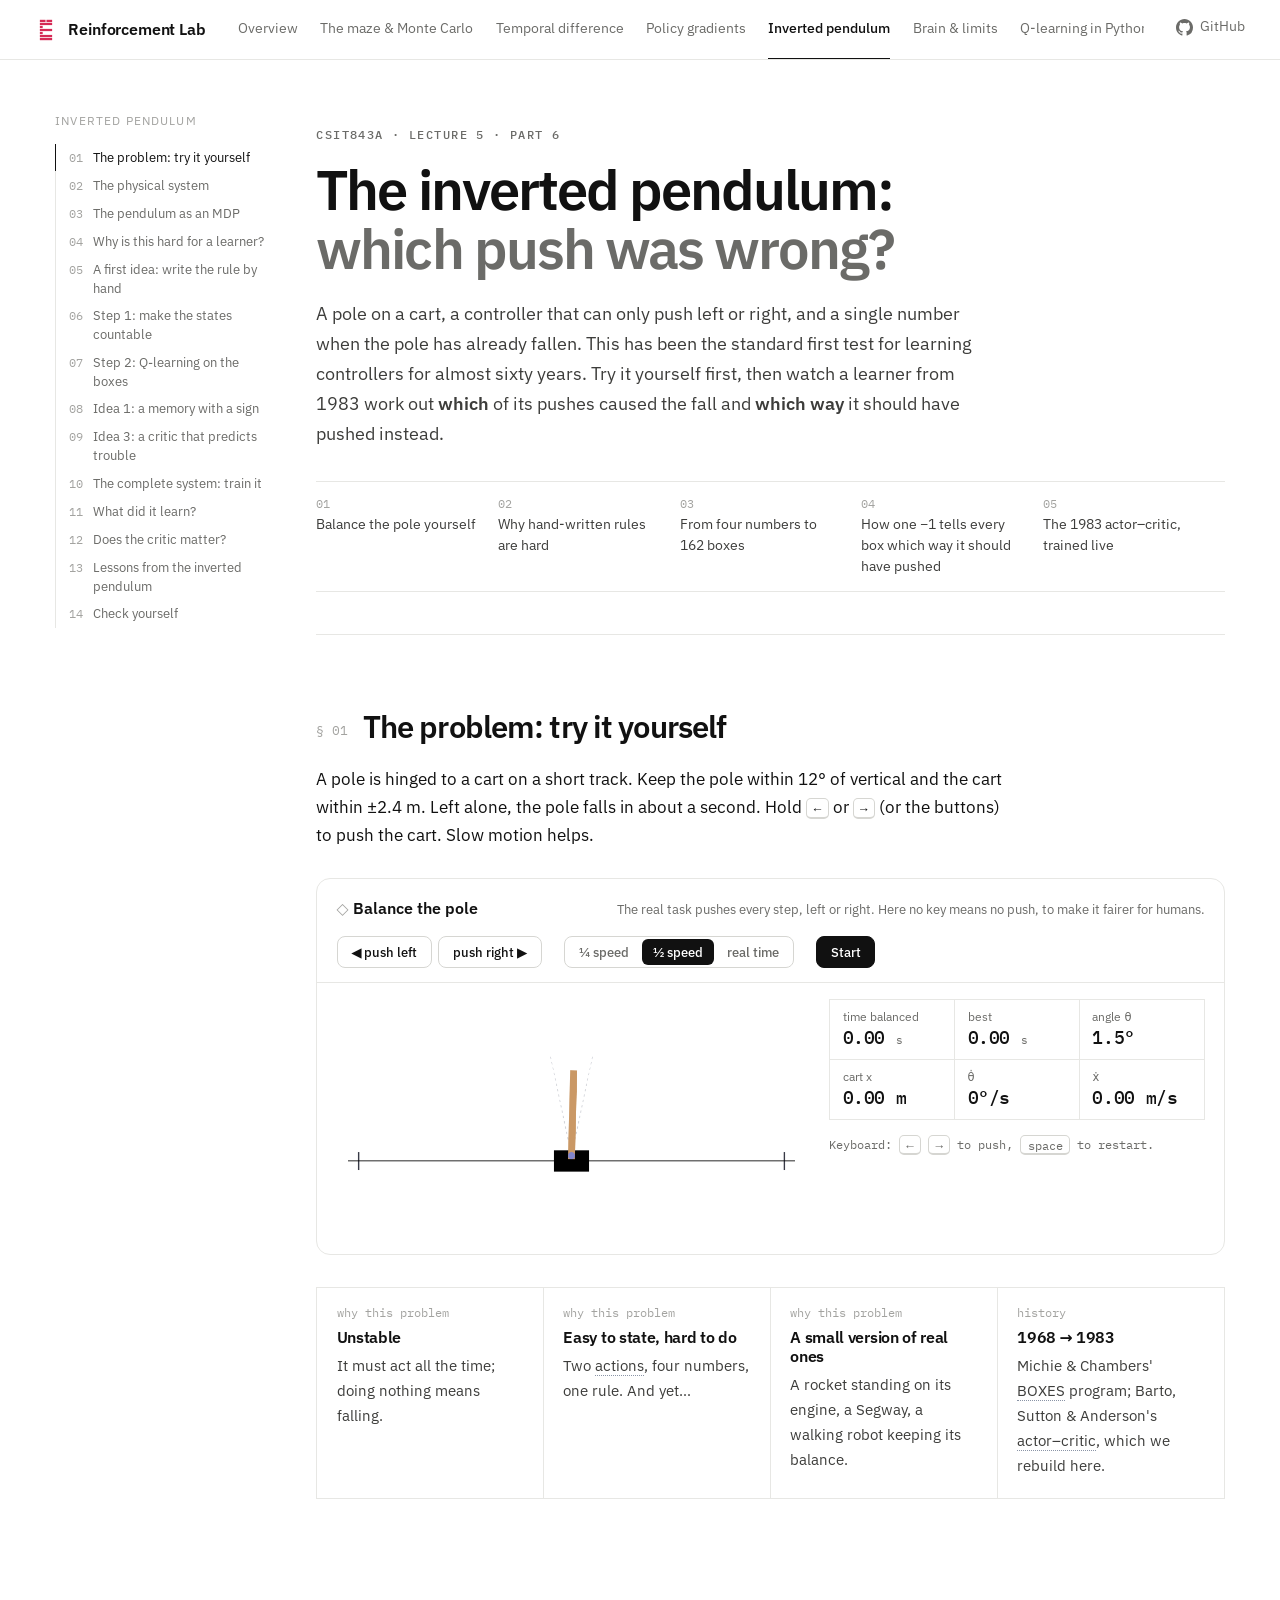
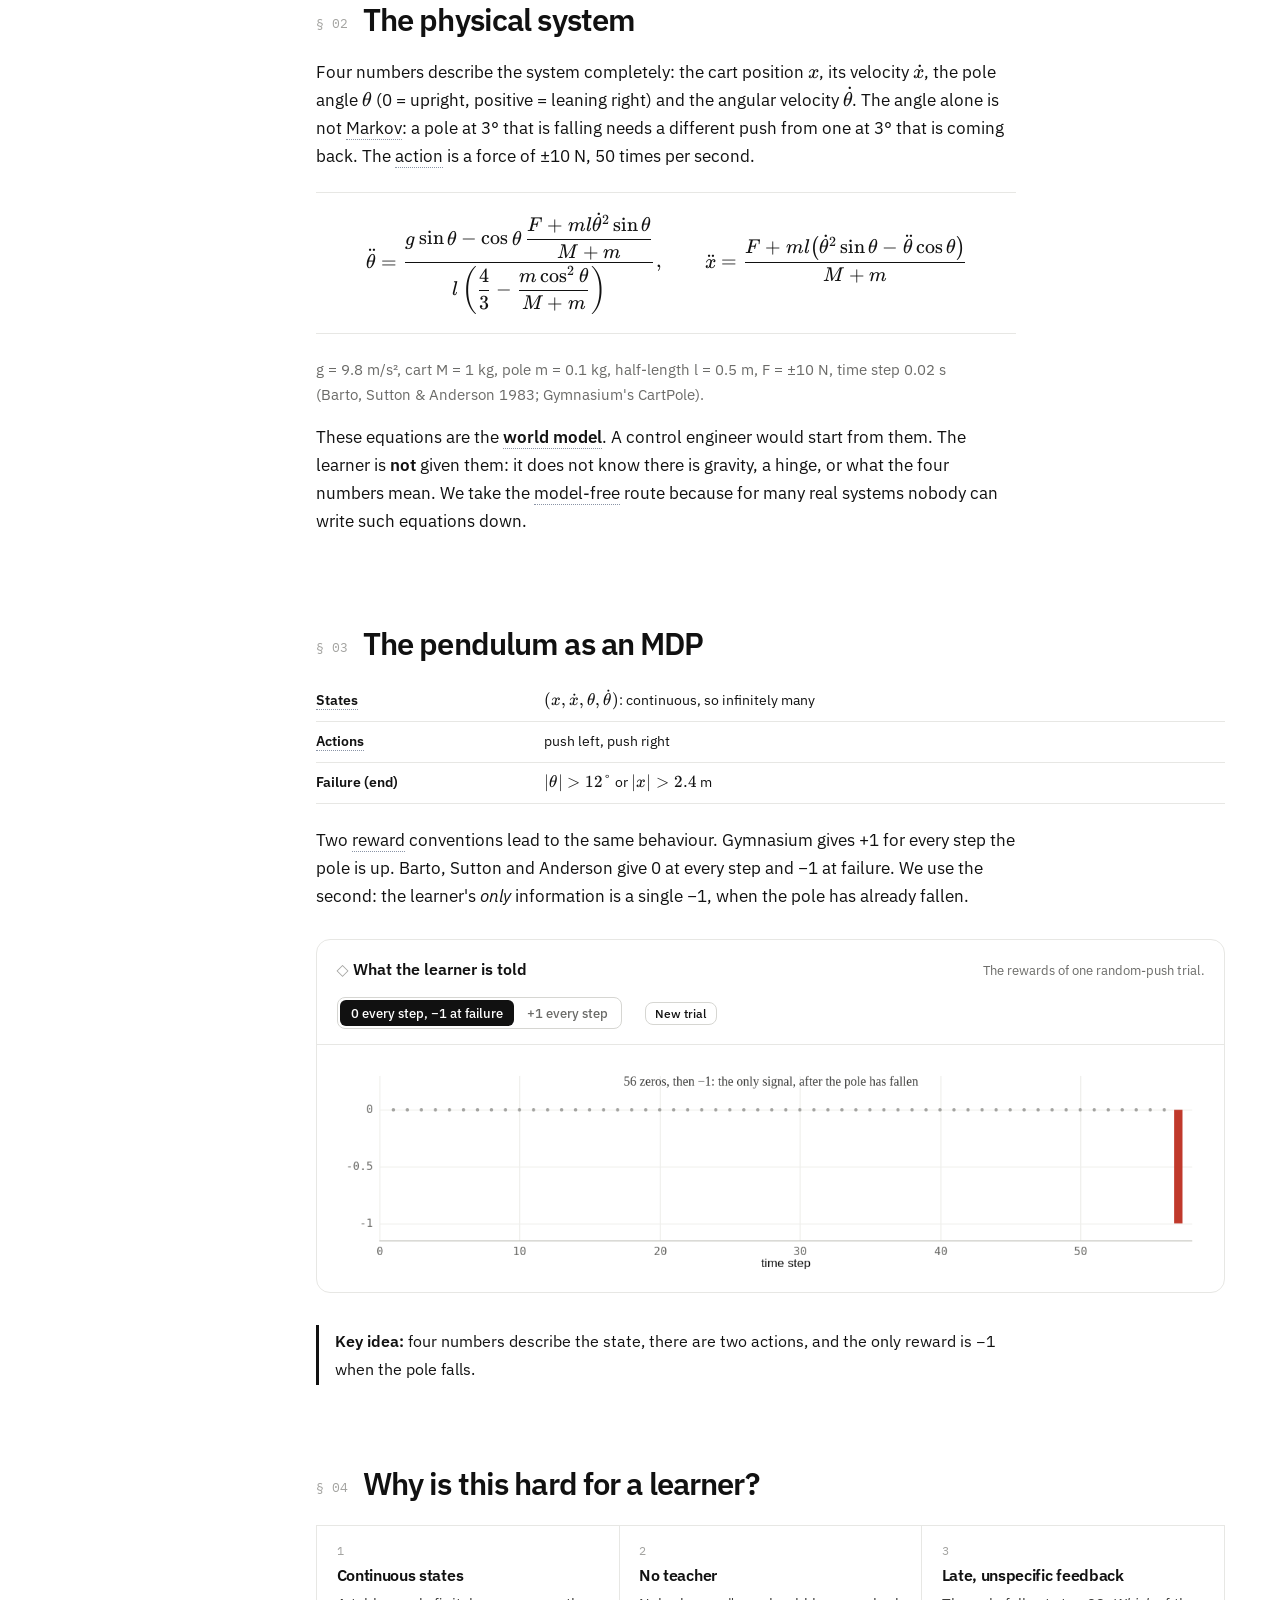
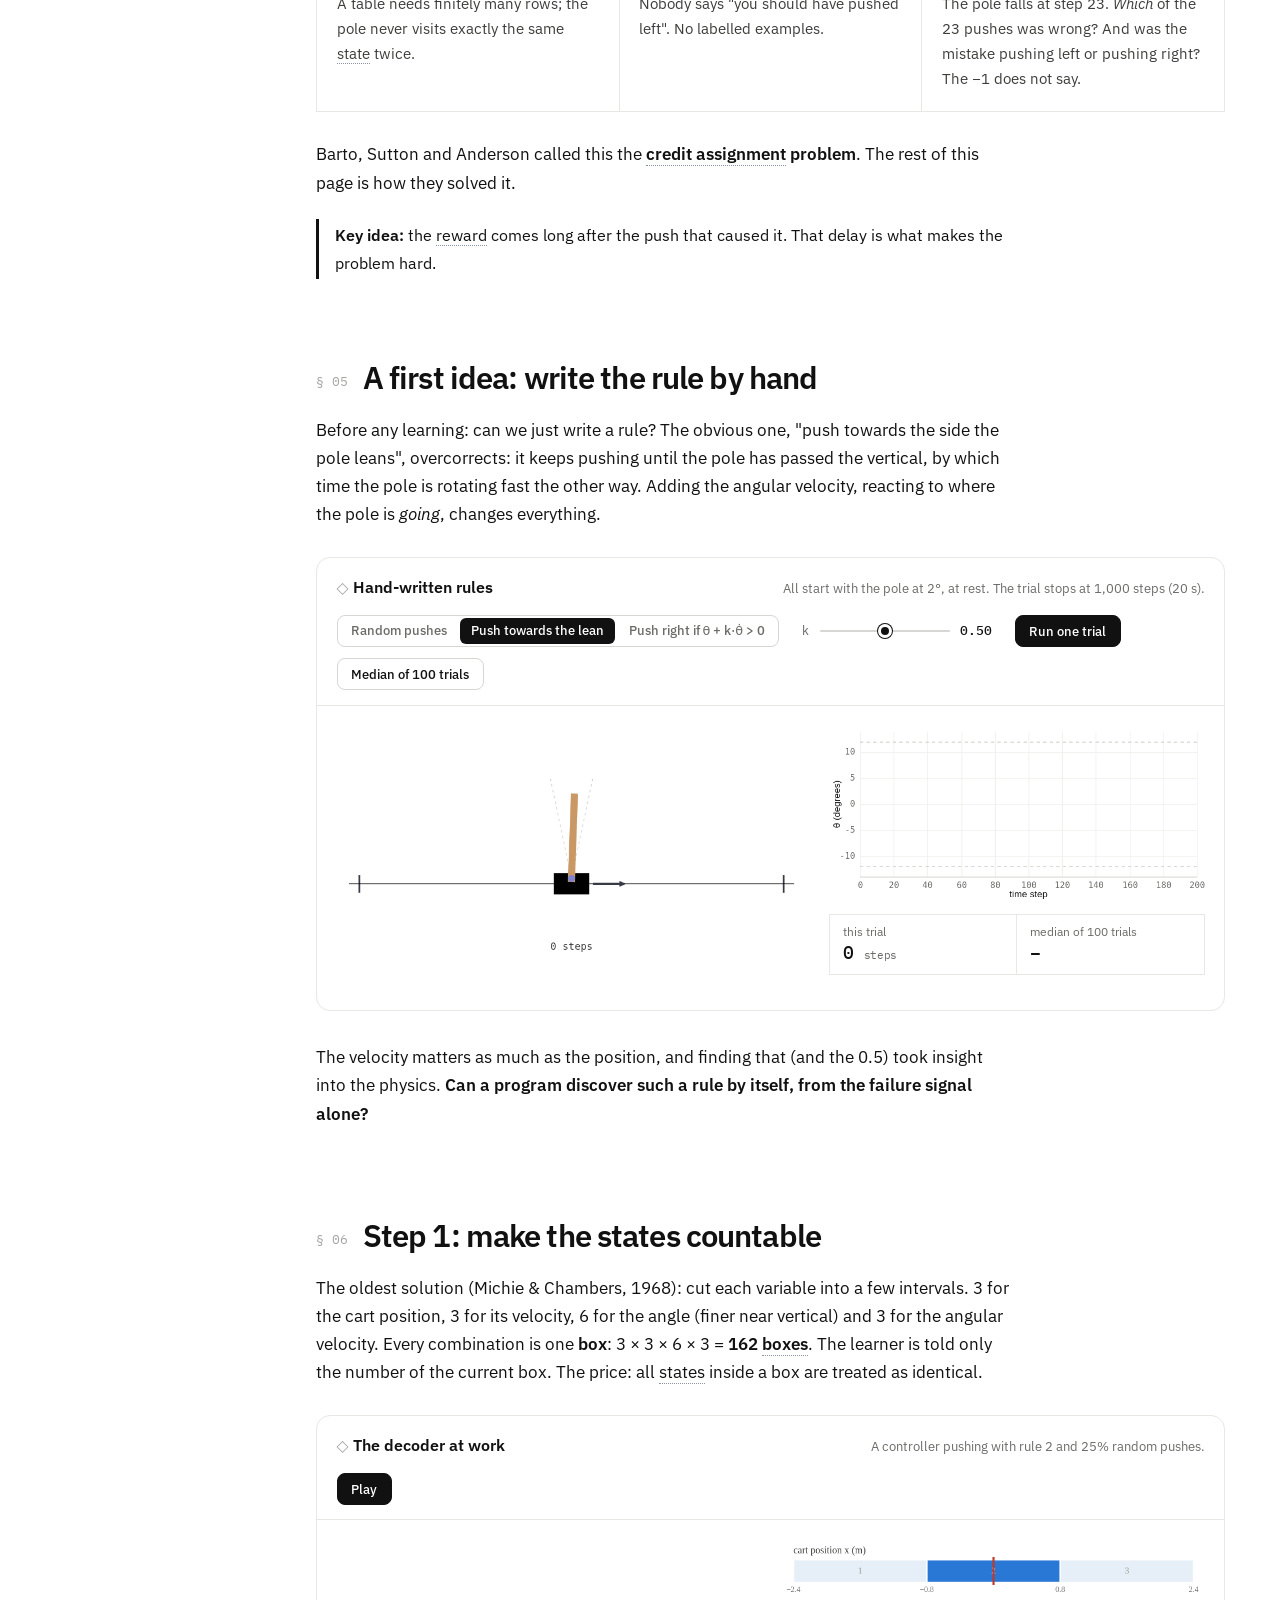
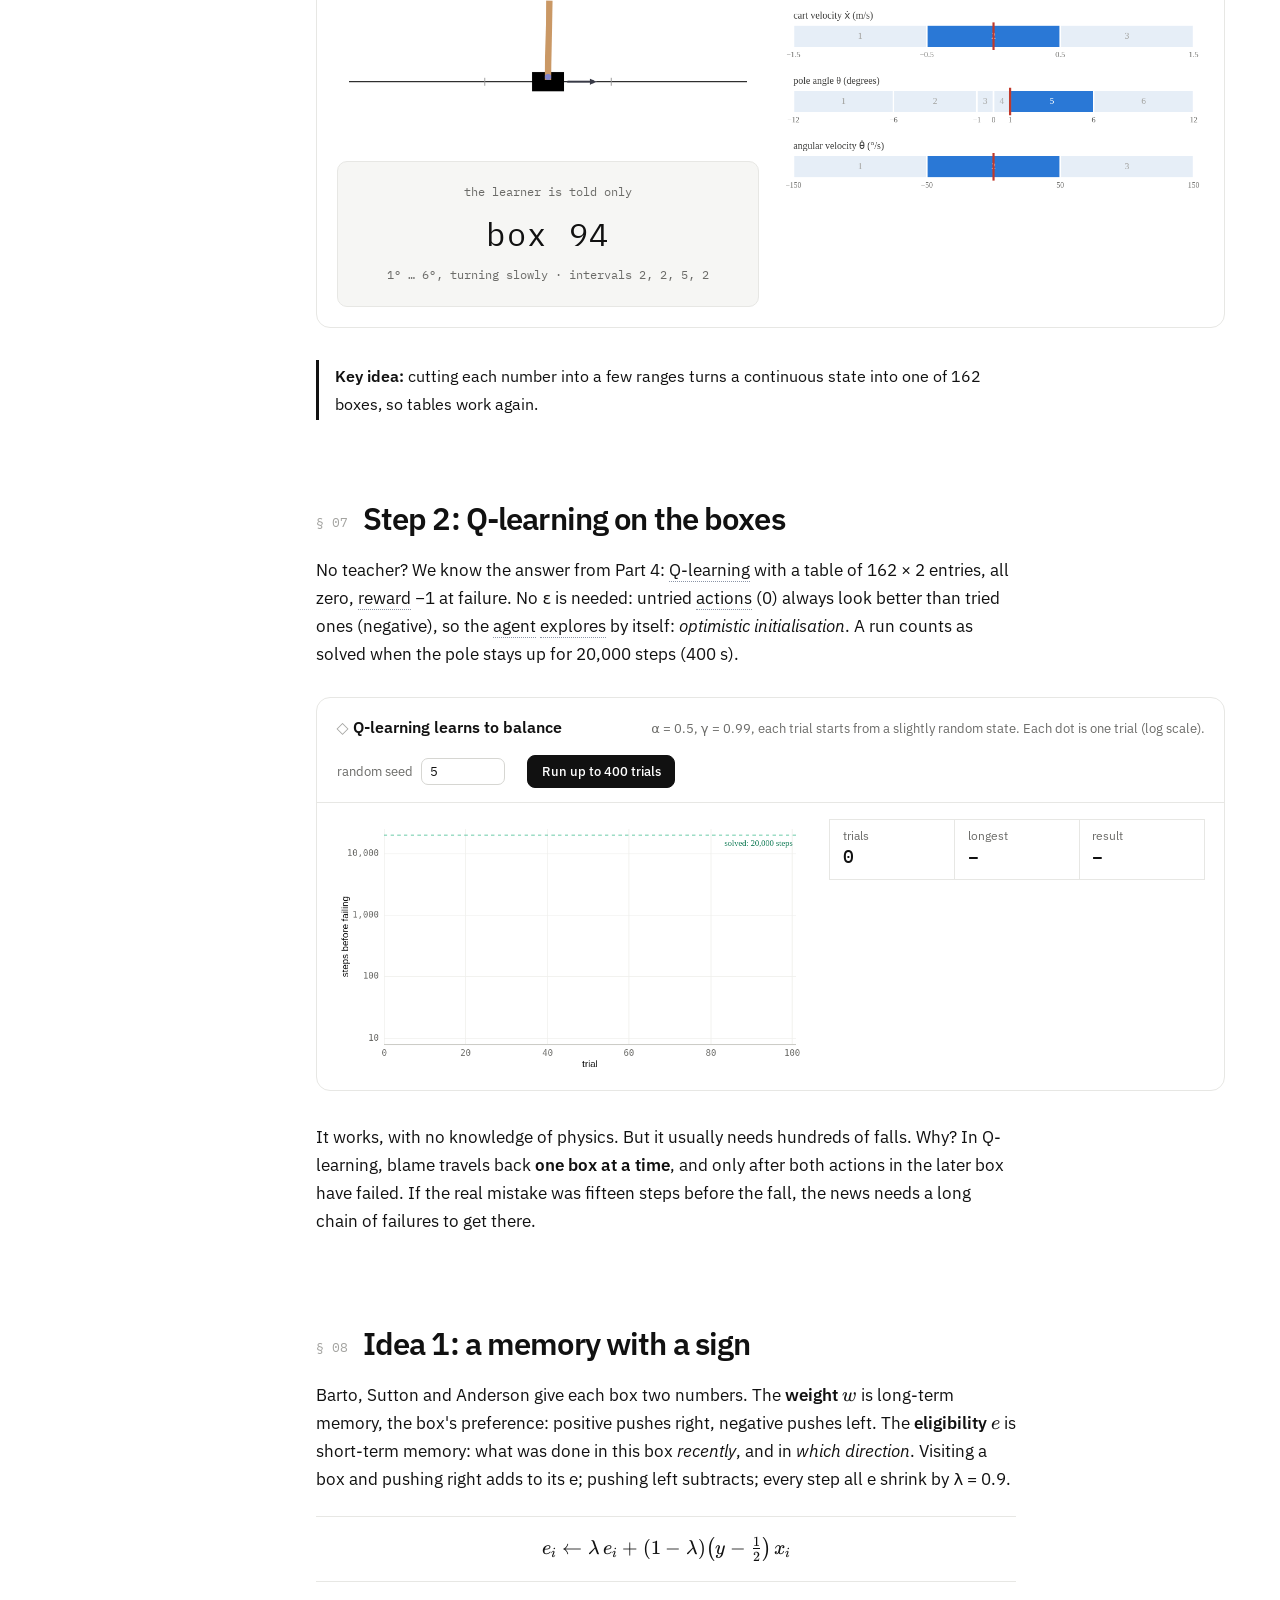
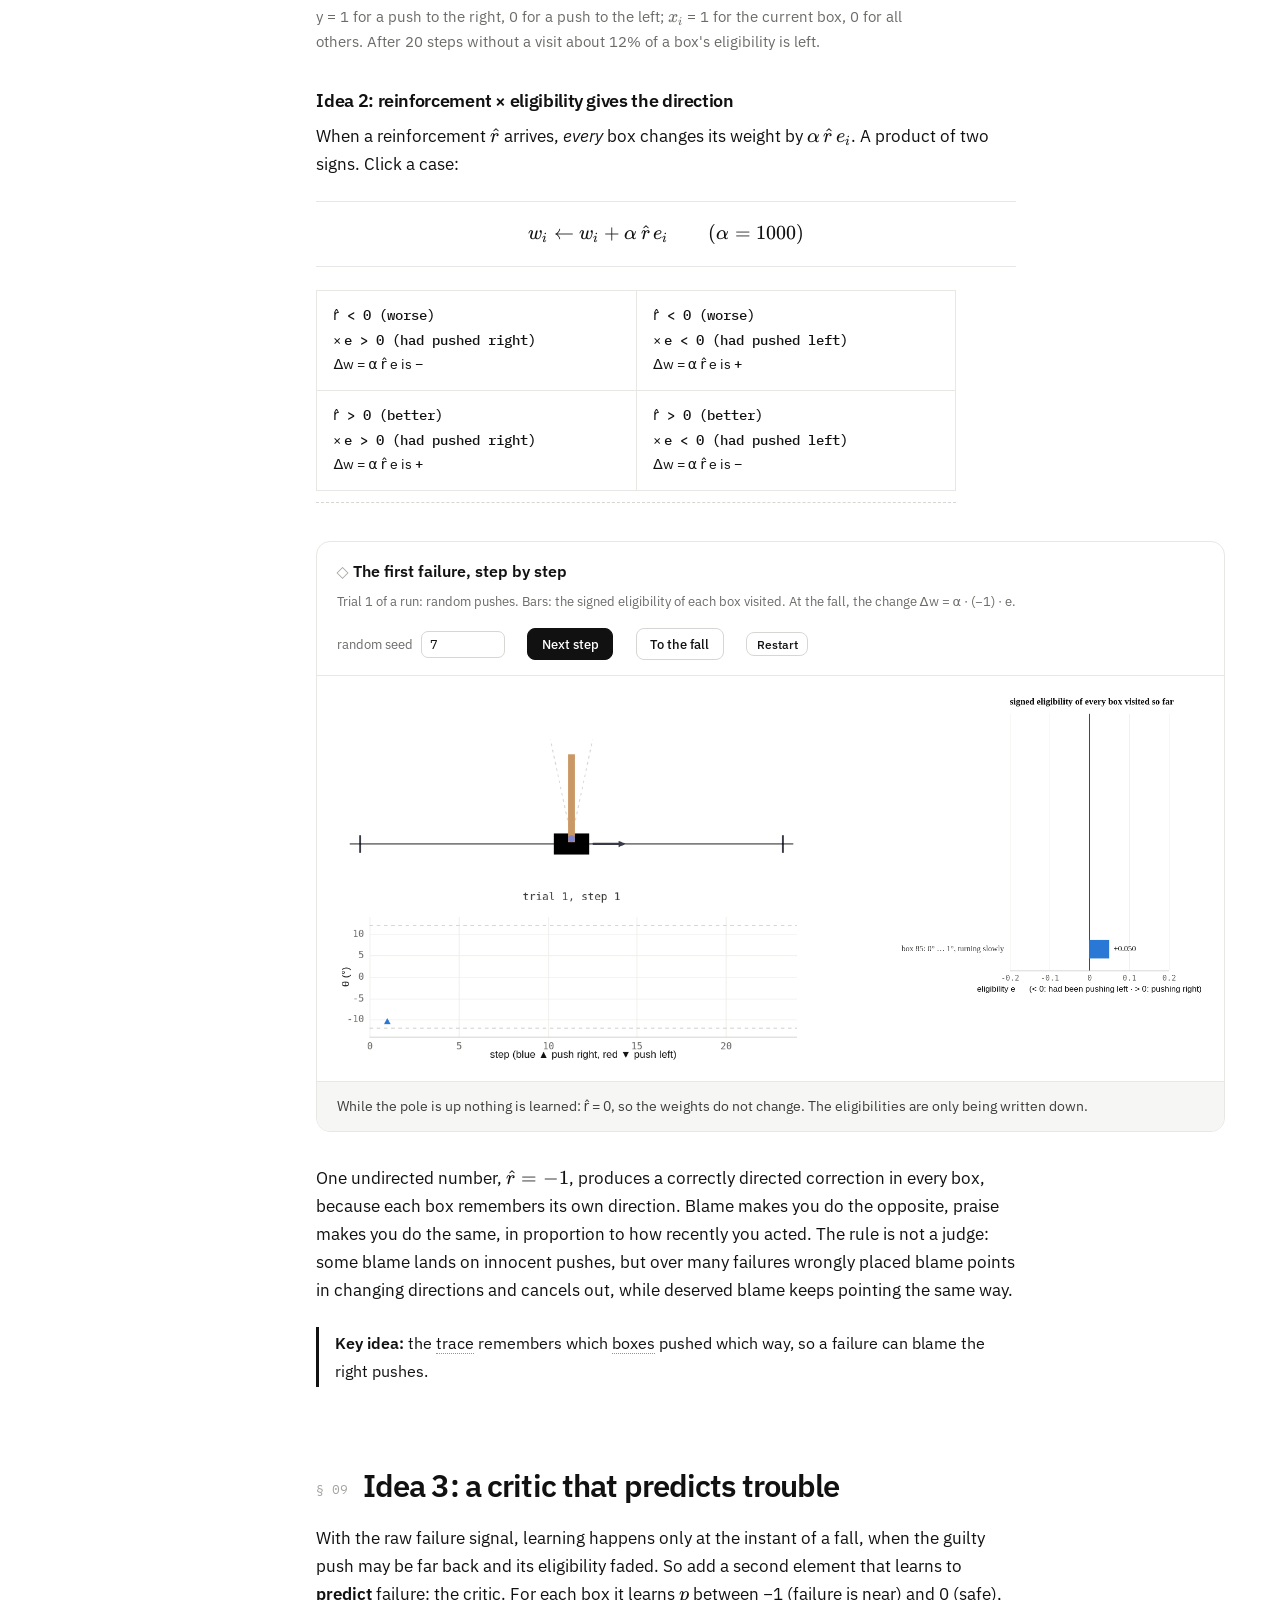
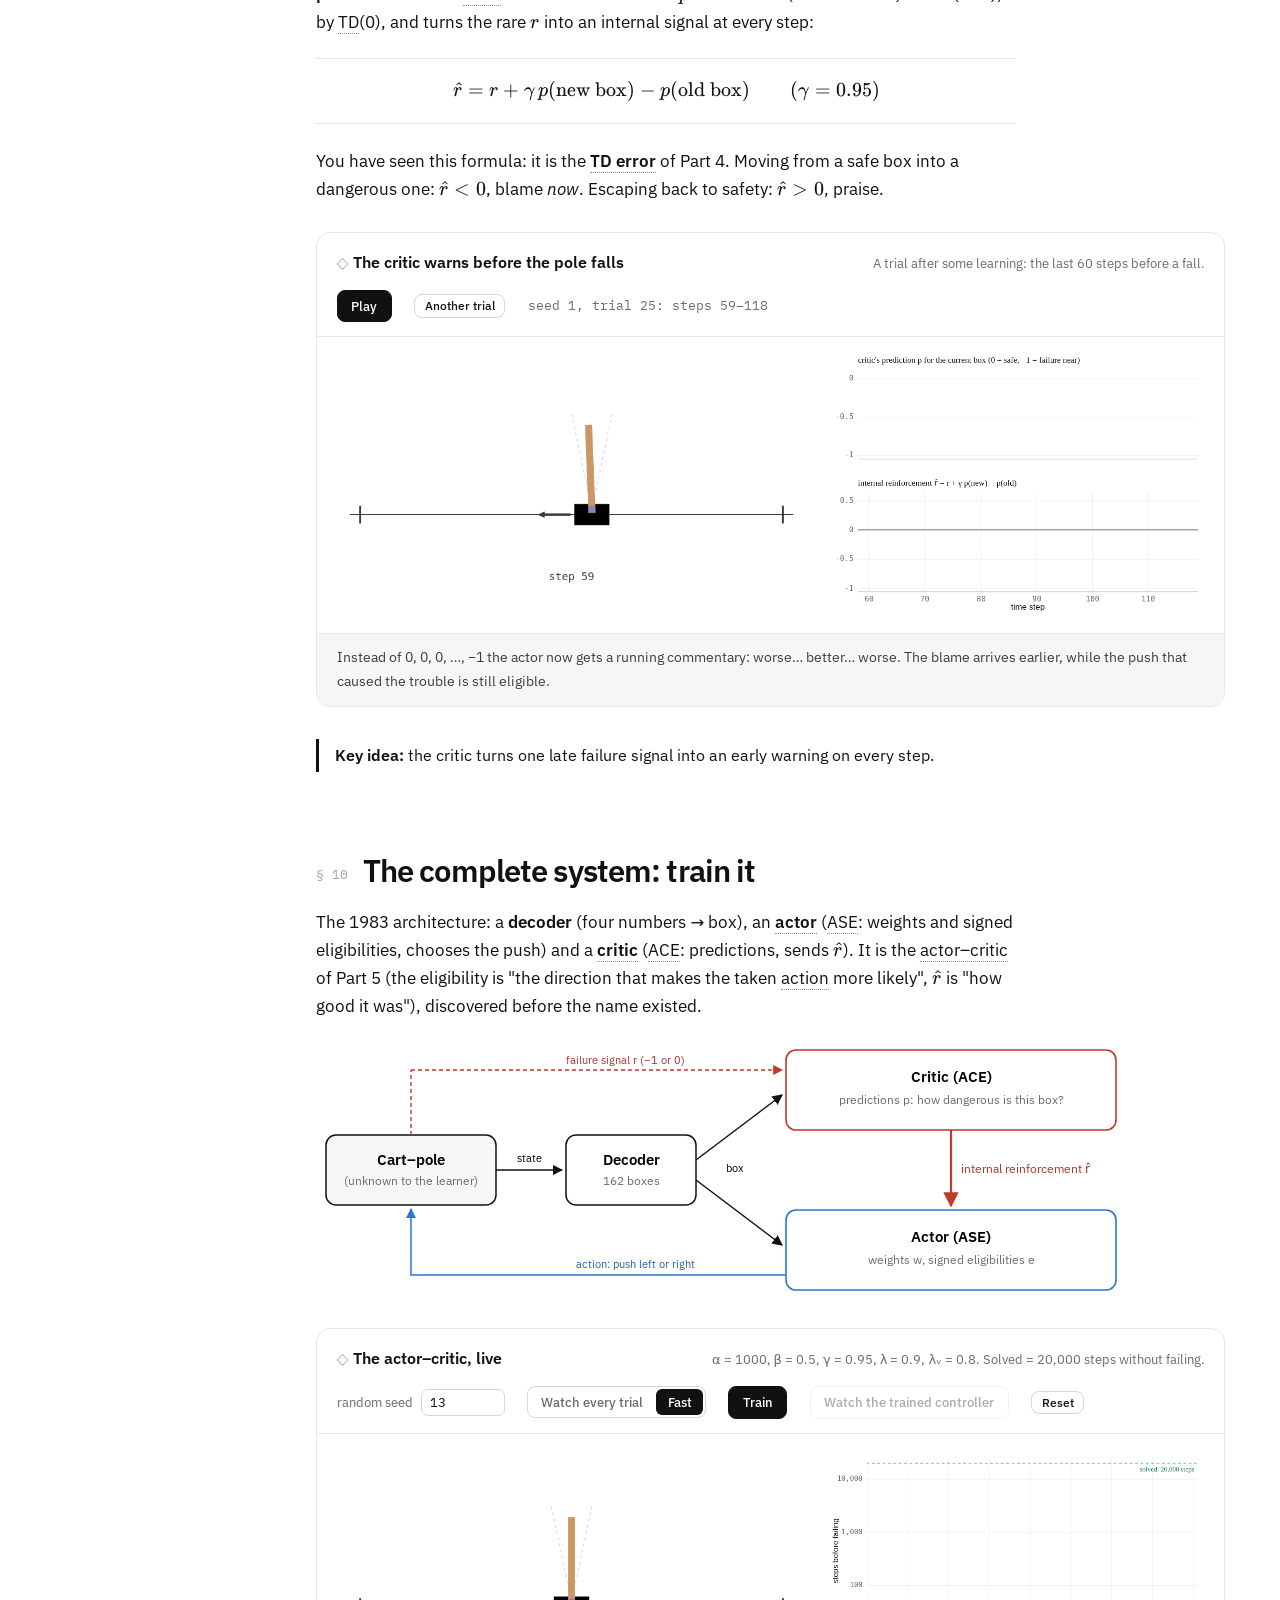
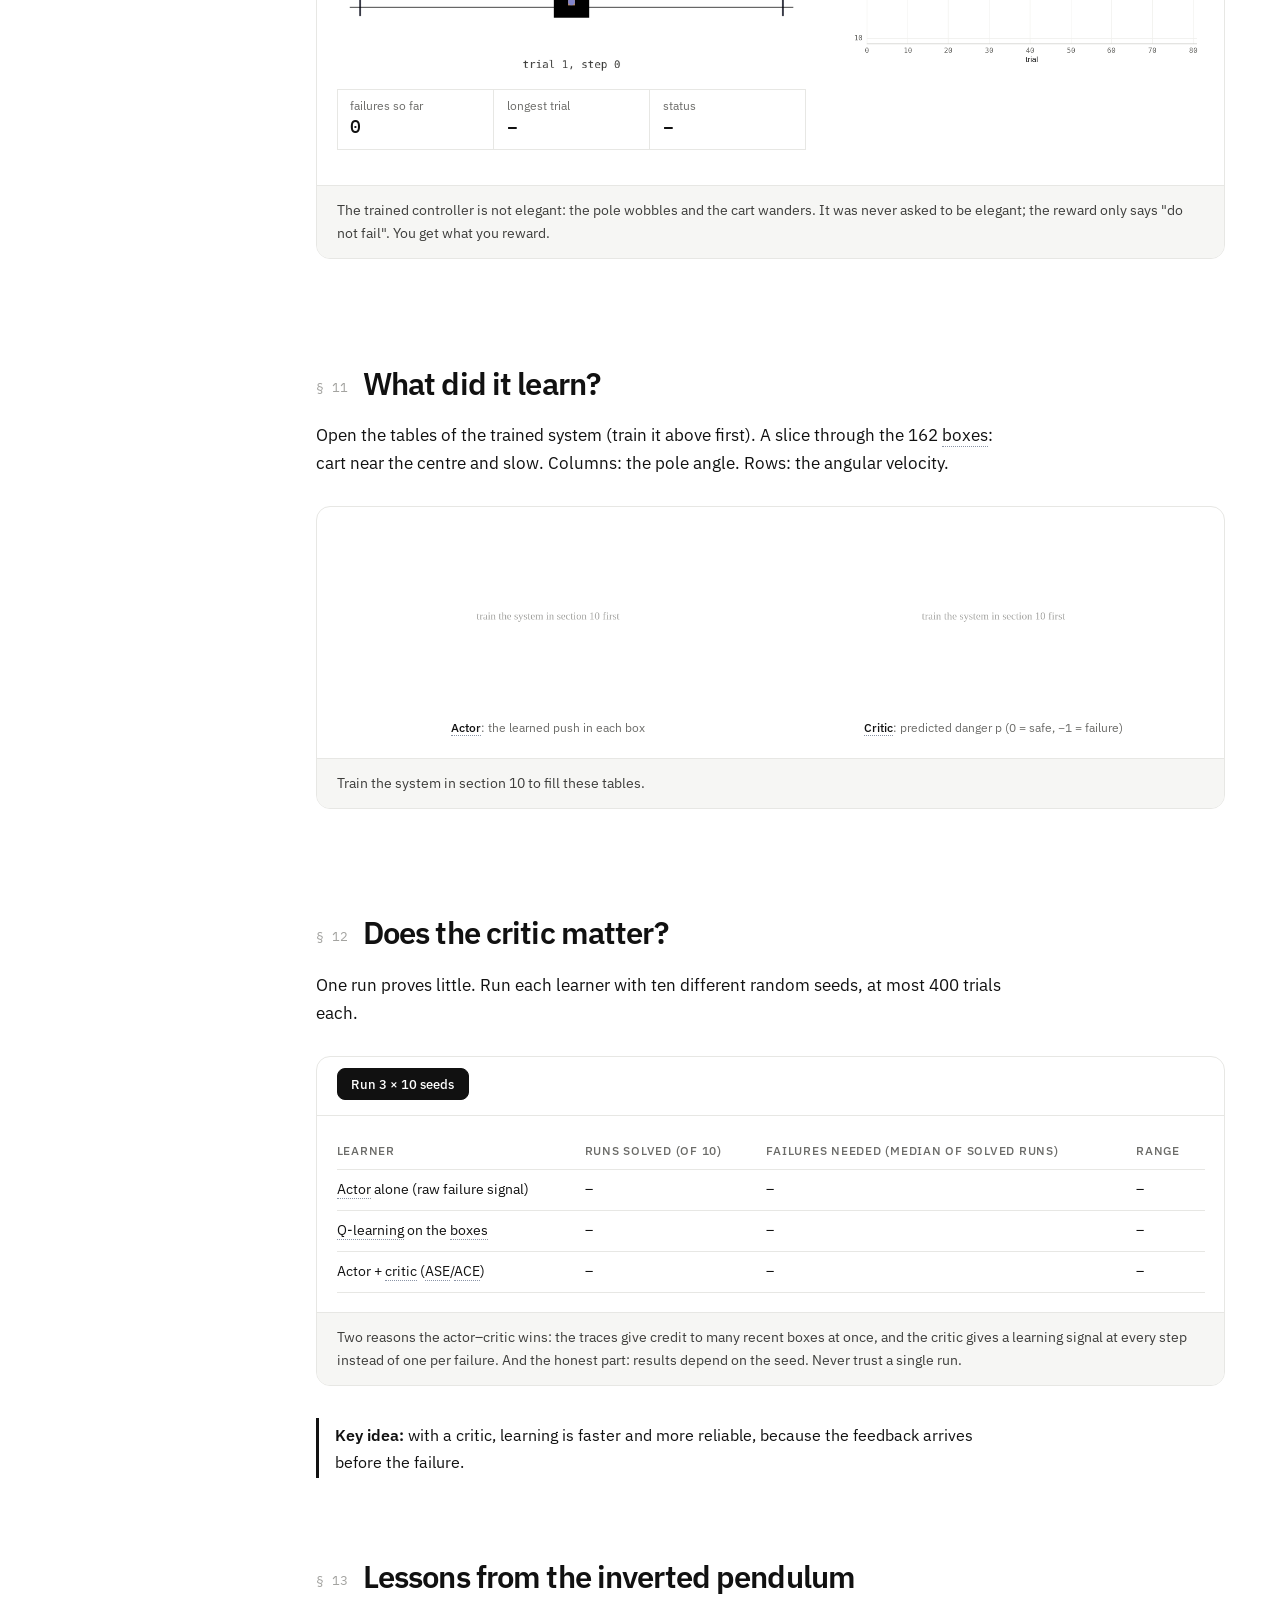
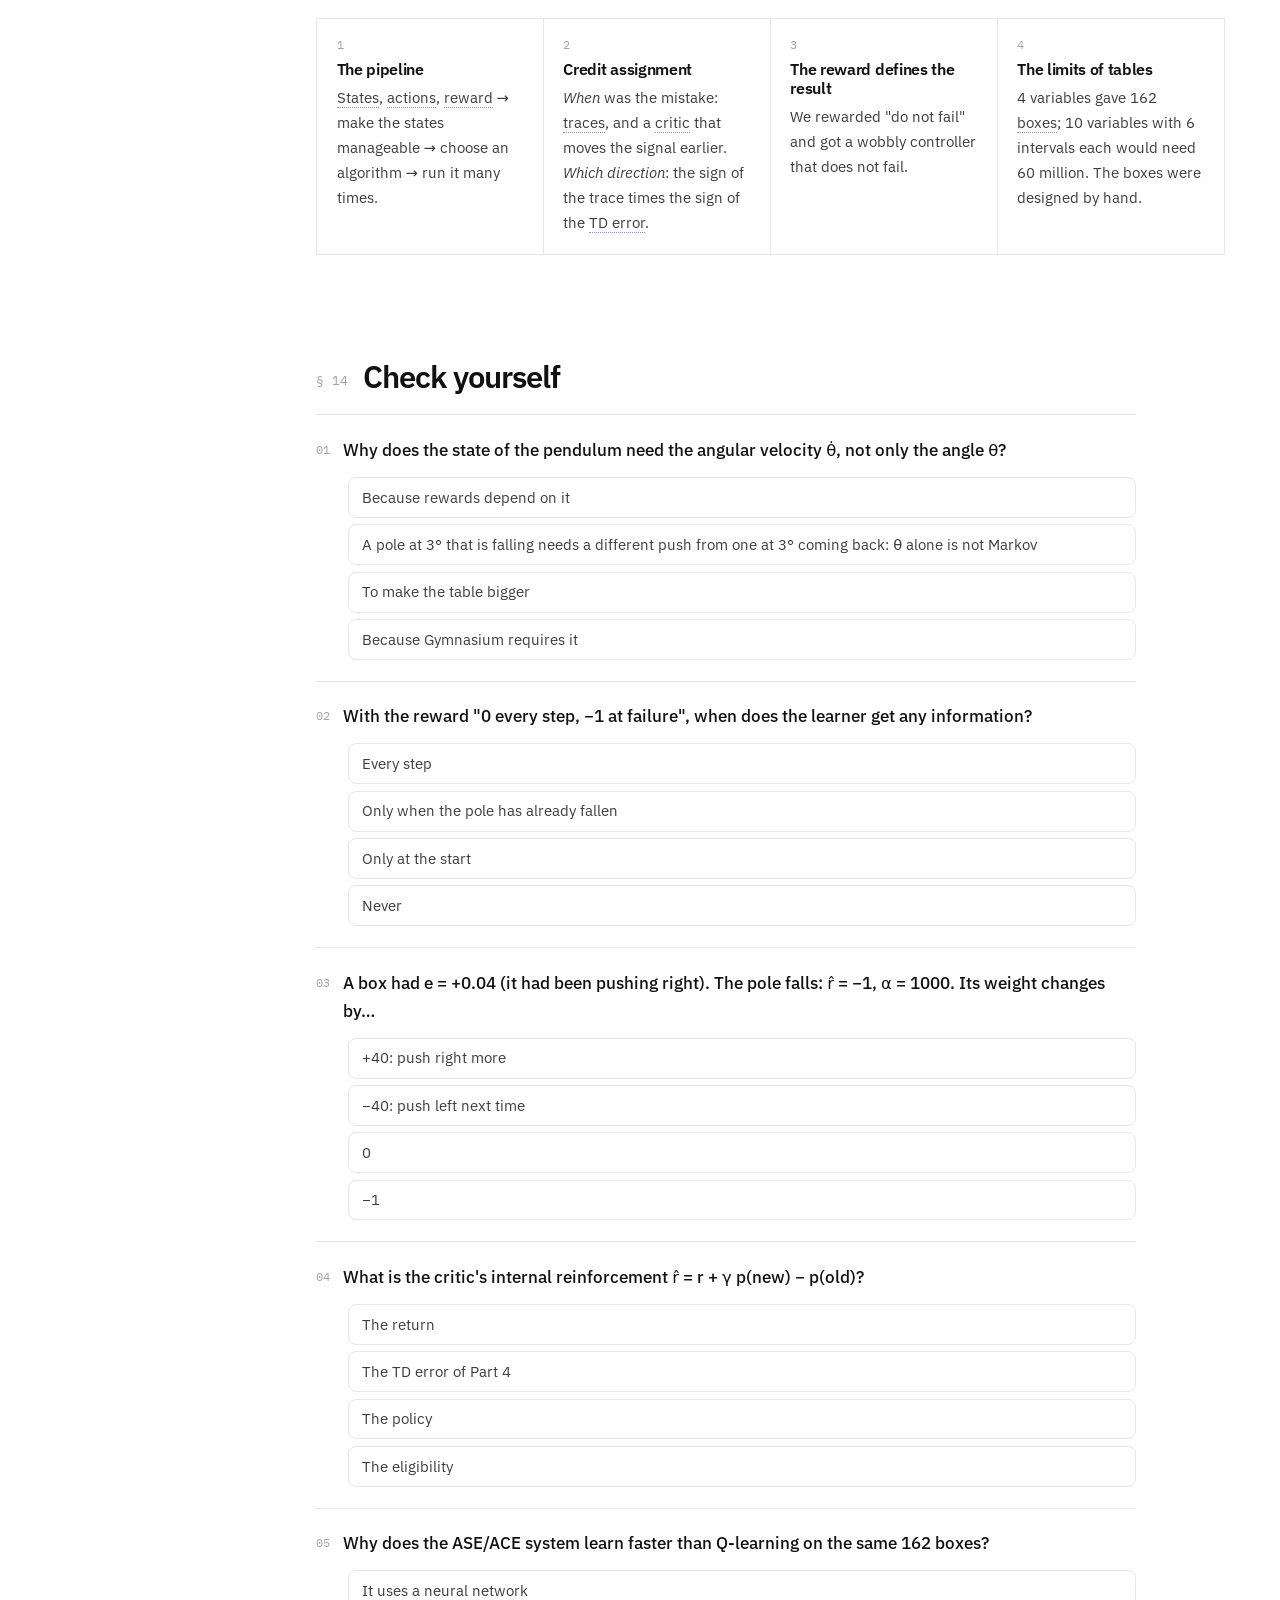
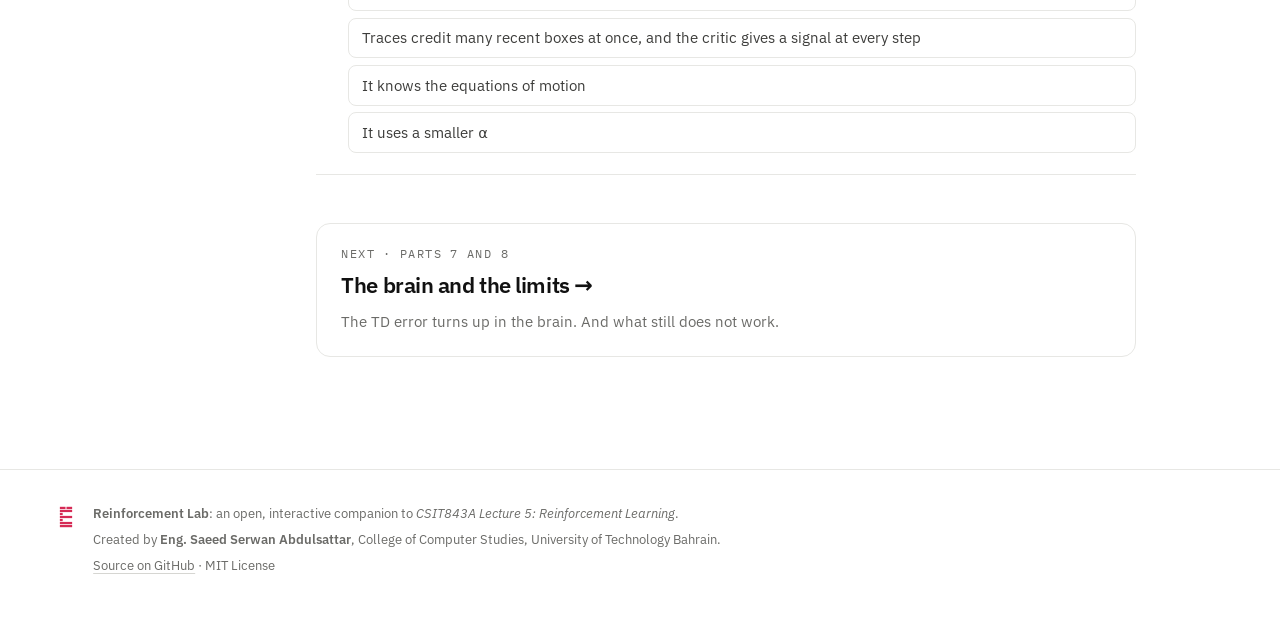
<file: pendulum.html>
<!DOCTYPE html>
<html lang="en">
<head>
  <meta charset="utf-8">
  <meta name="viewport" content="width=device-width, initial-scale=1">
  <title>Reinforcement Lab · The inverted pendulum</title>
  <meta name="description" content="Balance a pole on a cart yourself, then watch Q-learning and the 1983 actor–critic of Barto, Sutton and Anderson learn it from a single failure signal.">
  <meta name="author" content="Eng. Saeed Serwan Abdulsattar">
  <meta property="og:title" content="Reinforcement Lab · The inverted pendulum">
  <meta property="og:description" content="Balance a pole on a cart yourself, then watch Q-learning and the 1983 actor–critic of Barto, Sutton and Anderson learn it from a single failure signal.">
  <meta property="og:image" content="assets/img/favicon-512.png">
  <meta name="theme-color" content="#ffffff">
  <link rel="icon" type="image/svg+xml" href="assets/img/utb-logo.svg">
  <link rel="icon" type="image/png" sizes="32x32" href="assets/img/favicon-32.png">
  <link rel="apple-touch-icon" href="assets/img/favicon-180.png">
  <link rel="stylesheet" href="assets/vendor/katex/katex.min.css">
  <link rel="stylesheet" href="assets/css/style.css">
</head>
<body>

<header class="site-header">
  <a class="brand" href="index.html">
    <img class="brand-logo" src="assets/img/utb-logo.svg" alt="University of Technology Bahrain logo" onerror="this.remove()">
    <span class="brand-title">Reinforcement Lab</span>
  </a>
  <nav class="page-tabs" aria-label="Lessons">
    <a href="index.html">Overview</a>
    <a href="maze.html">The maze & Monte Carlo</a>
    <a href="td.html">Temporal difference</a>
    <a href="policy.html">Policy gradients</a>
    <a href="pendulum.html" class="active" aria-current="page">Inverted pendulum</a>
    <a href="brain.html">Brain & limits</a>
    <a href="code-qlearning.html">Q-learning in Python</a>
    <a href="code-pendulum.html">Pendulum in Python</a>
  </nav>
  <nav class="top-links">
    <a href="https://github.com/SaeedSerwan/reinforcementlearning" target="_blank" rel="noopener"><svg viewBox="0 0 16 16" aria-hidden="true"><path fill="currentColor" d="M8 0C3.58 0 0 3.58 0 8c0 3.54 2.29 6.53 5.47 7.59.4.07.55-.17.55-.38 0-.19-.01-.82-.01-1.49-2.01.37-2.53-.49-2.69-.94-.09-.23-.48-.94-.82-1.13-.28-.15-.68-.52-.01-.53.63-.01 1.08.58 1.23.82.72 1.21 1.87.87 2.33.66.07-.52.28-.87.51-1.07-1.78-.2-3.64-.89-3.64-3.95 0-.87.31-1.59.82-2.15-.08-.2-.36-1.02.08-2.12 0 0 .67-.21 2.2.82.64-.18 1.32-.27 2-.27.68 0 1.36.09 2 .27 1.53-1.04 2.2-.82 2.2-.82.44 1.1.16 1.92.08 2.12.51.56.82 1.27.82 2.15 0 3.07-1.87 3.75-3.65 3.95.29.25.54.73.54 1.48 0 1.07-.01 1.93-.01 2.2 0 .21.15.46.55.38A8.013 8.013 0 0016 8c0-4.42-3.58-8-8-8z"/></svg>GitHub</a>
  </nav>
</header>

<div class="layout">
  <aside class="toc" aria-label="Contents">
    <p class="toc-title">Inverted pendulum</p>
    <ol>
      <li><a href="#try">The problem: try it yourself</a></li>
      <li><a href="#physics">The physical system</a></li>
      <li><a href="#mdp">The pendulum as an MDP</a></li>
      <li><a href="#hard">Why is this hard for a learner?</a></li>
      <li><a href="#rules">A first idea: write the rule by hand</a></li>
      <li><a href="#boxes">Step 1: make the states countable</a></li>
      <li><a href="#qboxes">Step 2: Q-learning on the boxes</a></li>
      <li><a href="#credit">Idea 1: a memory with a sign</a></li>
      <li><a href="#critic">Idea 3: a critic that predicts trouble</a></li>
      <li><a href="#system">The complete system: train it</a></li>
      <li><a href="#learned">What did it learn?</a></li>
      <li><a href="#compare">Does the critic matter?</a></li>
      <li><a href="#lessons">Lessons from the inverted pendulum</a></li>
      <li><a href="#quiz">Check yourself</a></li>
    </ol>
  </aside>

  <main>
    <section class="hero">
      <p class="eyebrow">CSIT843A · Lecture 5 · Part 6</p>
      <h1>The inverted pendulum: <em>which push was wrong?</em></h1>
      <p class="lead">
        A pole on a cart, a controller that can only push left or right, and a single number when the pole has already fallen.
        This has been the standard first test for learning controllers for almost sixty years. Try it yourself first, then watch
        a learner from 1983 work out <strong>which</strong> of its pushes caused the fall and <strong>which way</strong> it should have pushed instead.
      </p>
      <div class="learn-grid cols-5">
        <div><span class="num">01</span>Balance the pole yourself</div>
        <div><span class="num">02</span>Why hand-written rules are hard</div>
        <div><span class="num">03</span>From four numbers to 162 boxes</div>
        <div><span class="num">04</span>How one −1 tells every box which way it should have pushed</div>
        <div><span class="num">05</span>The 1983 actor–critic, trained live</div>
      </div>
    </section>

    <section id="try" class="chapter">
      <h2><span class="chap">01</span>The problem: try it yourself</h2>
      <p>A pole is hinged to a cart on a short track. Keep the pole within 12° of vertical and the cart within ±2.4 m. Left alone, the pole falls in about a second. Hold <kbd>←</kbd> or <kbd>→</kbd> (or the buttons) to push the cart. Slow motion helps.</p>
      <div class="lab">
        <div class="lab-head"><p class="lab-title">Balance the pole</p><p class="lab-hint">The real task pushes every step, left or right. Here no key means no push, to make it fairer for humans.</p></div>
        <div class="controls">
          <div class="btn-row"><button class="btn ghost" id="me-left">◀ push left</button><button class="btn ghost" id="me-right">push right ▶</button></div>
          <div class="seg" id="me-speed"><button data-v="0.25">¼ speed</button><button data-v="0.5" class="on">½ speed</button><button data-v="1">real time</button></div>
          <button class="btn" id="me-start">Start</button>
        </div>
        <div class="lab-body"><div class="lab-grid"><div class="plot" id="me-cart"></div><div><div class="stats" id="me-stats"></div><p class="keyhint">Keyboard: <kbd>←</kbd> <kbd>→</kbd> to push, <kbd>space</kbd> to restart.</p></div></div></div>
        <div class="lab-foot" id="me-foot"></div>
      </div>
      <div class="cards cols-4">
        <div class="card"><span class="n">why this problem</span><h4>Unstable</h4><p>It must act all the time; doing nothing means falling.</p></div>
        <div class="card"><span class="n">why this problem</span><h4>Easy to state, hard to do</h4><p>Two actions, four numbers, one rule. And yet…</p></div>
        <div class="card"><span class="n">why this problem</span><h4>A small version of real ones</h4><p>A rocket standing on its engine, a Segway, a walking robot keeping its balance.</p></div>
        <div class="card"><span class="n">history</span><h4>1968 → 1983</h4><p>Michie &amp; Chambers' BOXES program; Barto, Sutton &amp; Anderson's actor–critic, which we rebuild here.</p></div>
      </div>
    </section>

    <section id="physics" class="chapter">
      <h2><span class="chap">02</span>The physical system</h2>
      <p>Four numbers describe the system completely: the cart position \(x\), its velocity \(\dot x\), the pole angle \(\theta\) (0 = upright, positive = leaning right) and the angular velocity \(\dot\theta\). The angle alone is not Markov: a pole at 3° that is falling needs a different push from one at 3° that is coming back. The action is a force of ±10 N, 50 times per second.</p>
      <div class="formula">\[ \ddot\theta = \frac{g\sin\theta - \cos\theta\,\dfrac{F + m l \dot\theta^2 \sin\theta}{M+m}}{l\left(\dfrac43 - \dfrac{m\cos^2\theta}{M+m}\right)}, \qquad \ddot x = \frac{F + m l\big(\dot\theta^2\sin\theta - \ddot\theta\cos\theta\big)}{M+m} \]</div>
      <p class="prose" style="color:var(--muted);font-size:.92rem">g = 9.8 m/s², cart M = 1 kg, pole m = 0.1 kg, half-length l = 0.5 m, F = ±10 N, time step 0.02 s (Barto, Sutton &amp; Anderson 1983; Gymnasium's CartPole).</p>
      <p>These equations are the <strong>world model</strong>. A control engineer would start from them. The learner is <strong>not</strong> given them: it does not know there is gravity, a hinge, or what the four numbers mean. We take the model-free route because for many real systems nobody can write such equations down.</p>
    </section>

    <section id="mdp" class="chapter">
      <h2><span class="chap">03</span>The pendulum as an MDP</h2>
      <div class="table-wrap"><table class="clean">
        <tbody>
          <tr><td><strong>States</strong></td><td>\((x, \dot x, \theta, \dot\theta)\): continuous, so infinitely many</td></tr>
          <tr><td><strong>Actions</strong></td><td>push left, push right</td></tr>
          <tr><td><strong>Failure (end)</strong></td><td>\(|\theta| > 12°\) or \(|x| > 2.4\) m</td></tr>
        </tbody>
      </table></div>
      <p>Two reward conventions lead to the same behaviour. Gymnasium gives +1 for every step the pole is up. Barto, Sutton and Anderson give 0 at every step and −1 at failure. We use the second: the learner's <em>only</em> information is a single −1, when the pole has already fallen.</p>
      <div class="lab">
        <div class="lab-head"><p class="lab-title">What the learner is told</p><p class="lab-hint">The rewards of one random-push trial.</p></div>
        <div class="controls"><div class="seg" id="rw-mode"><button data-v="barto" class="on">0 every step, −1 at failure</button><button data-v="gym">+1 every step</button></div><button class="btn ghost small" id="rw-new">New trial</button></div>
        <div class="lab-body"><div class="plot" id="rw-plot"></div></div>
      </div>
      <p class="takeaway"><b>Key idea:</b> four numbers describe the state, there are two actions, and the only reward is −1 when the pole falls.</p>
    </section>

    <section id="hard" class="chapter">
      <h2><span class="chap">04</span>Why is this hard for a learner?</h2>
      <div class="cards">
        <div class="card"><span class="n">1</span><h4>Continuous states</h4><p>A table needs finitely many rows; the pole never visits exactly the same state twice.</p></div>
        <div class="card"><span class="n">2</span><h4>No teacher</h4><p>Nobody says "you should have pushed left". No labelled examples.</p></div>
        <div class="card"><span class="n">3</span><h4>Late, unspecific feedback</h4><p>The pole falls at step 23. <em>Which</em> of the 23 pushes was wrong? And was the mistake pushing left or pushing right? The −1 does not say.</p></div>
      </div>
      <p>Barto, Sutton and Anderson called this the <strong>credit assignment problem</strong>. The rest of this page is how they solved it.</p>
      <p class="takeaway"><b>Key idea:</b> the reward comes long after the push that caused it. That delay is what makes the problem hard.</p>
    </section>

    <section id="rules" class="chapter">
      <h2><span class="chap">05</span>A first idea: write the rule by hand</h2>
      <p>Before any learning: can we just write a rule? The obvious one, "push towards the side the pole leans", overcorrects: it keeps pushing until the pole has passed the vertical, by which time the pole is rotating fast the other way. Adding the angular velocity, reacting to where the pole is <em>going</em>, changes everything.</p>
      <div class="lab">
        <div class="lab-head"><p class="lab-title">Hand-written rules</p><p class="lab-hint">All start with the pole at 2°, at rest. The trial stops at 1,000 steps (20 s).</p></div>
        <div class="controls">
          <div class="seg" id="hr-rule"><button data-v="rand">Random pushes</button><button data-v="lean" class="on">Push towards the lean</button><button data-v="vel">Push right if θ + k·θ̇ > 0</button></div>
          <label class="ctl">k <input type="range" id="hr-k" min="0" max="1" step="0.05" value="0.5"><output></output></label>
          <button class="btn" id="hr-run">Run one trial</button><button class="btn ghost" id="hr-100">Median of 100 trials</button>
        </div>
        <div class="lab-body"><div class="lab-grid"><div class="plot" id="hr-cart"></div><div><div class="plot" id="hr-plot"></div><div class="stats" id="hr-stats" style="margin-top:.8rem"></div></div></div></div>
      </div>
      <p>The velocity matters as much as the position, and finding that (and the 0.5) took insight into the physics. <strong>Can a program discover such a rule by itself, from the failure signal alone?</strong></p>
    </section>

    <section id="boxes" class="chapter">
      <h2><span class="chap">06</span>Step 1: make the states countable</h2>
      <p>The oldest solution (Michie &amp; Chambers, 1968): cut each variable into a few intervals. 3 for the cart position, 3 for its velocity, 6 for the angle (finer near vertical) and 3 for the angular velocity. Every combination is one <strong>box</strong>: 3 × 3 × 6 × 3 = <strong>162 boxes</strong>. The learner is told only the number of the current box. The price: all states inside a box are treated as identical.</p>
      <div class="lab">
        <div class="lab-head"><p class="lab-title">The decoder at work</p><p class="lab-hint">A controller pushing with rule 2 and 25% random pushes.</p></div>
        <div class="controls"><button class="btn" id="bx-play">Play</button></div>
        <div class="lab-body"><div class="lab-grid even"><div><div class="plot" id="bx-cart"></div><div class="agent-view" id="bx-num" style="margin-top:.8rem"></div></div><div class="plot" id="bx-bars"></div></div></div>
      </div>
      <p class="takeaway"><b>Key idea:</b> cutting each number into a few ranges turns a continuous state into one of 162 boxes, so tables work again.</p>
    </section>

    <section id="qboxes" class="chapter">
      <h2><span class="chap">07</span>Step 2: Q-learning on the boxes</h2>
      <p>No teacher? We know the answer from Part 4: Q-learning with a table of 162 × 2 entries, all zero, reward −1 at failure. No ε is needed: untried actions (0) always look better than tried ones (negative), so the agent explores by itself: <em>optimistic initialisation</em>. A run counts as solved when the pole stays up for 20,000 steps (400 s).</p>
      <div class="lab">
        <div class="lab-head"><p class="lab-title">Q-learning learns to balance</p><p class="lab-hint">α = 0.5, γ = 0.99, each trial starts from a slightly random state. Each dot is one trial (log scale).</p></div>
        <div class="controls"><label class="ctl">random seed <input class="num" type="number" id="qb-seed" value="5" min="1" max="999"></label><button class="btn" id="qb-run">Run up to 400 trials</button></div>
        <div class="lab-body"><div class="lab-grid"><div class="plot" id="qb-plot"></div><div class="stats" id="qb-stats"></div></div></div>
      </div>
      <p>It works, with no knowledge of physics. But it usually needs hundreds of falls. Why? In Q-learning, blame travels back <strong>one box at a time</strong>, and only after both actions in the later box have failed. If the real mistake was fifteen steps before the fall, the news needs a long chain of failures to get there.</p>
    </section>

    <section id="credit" class="chapter">
      <h2><span class="chap">08</span>Idea 1: a memory with a sign</h2>
      <p>Barto, Sutton and Anderson give each box two numbers. The <strong>weight</strong> \(w\) is long-term memory, the box's preference: positive pushes right, negative pushes left. The <strong>eligibility</strong> \(e\) is short-term memory: what was done in this box <em>recently</em>, and in <em>which direction</em>. Visiting a box and pushing right adds to its e; pushing left subtracts; every step all e shrink by λ = 0.9.</p>
      <div class="formula">\[ e_i \leftarrow \lambda\, e_i + (1-\lambda)\big(y - \tfrac12\big)\, x_i \]</div>
      <p class="prose" style="color:var(--muted);font-size:.92rem">y = 1 for a push to the right, 0 for a push to the left; \(x_i\) = 1 for the current box, 0 for all others. After 20 steps without a visit about 12% of a box's eligibility is left.</p>
      <h3>Idea 2: reinforcement × eligibility gives the direction</h3>
      <p class="prose">When a reinforcement \(\hat r\) arrives, <em>every</em> box changes its weight by \(\alpha\,\hat r\, e_i\). A product of two signs. Click a case:</p>
      <div class="formula">\[ w_i \leftarrow w_i + \alpha\, \hat r\, e_i \qquad (\alpha = 1000) \]</div>
      <div class="signbox" id="sign-box"></div>
      <p class="reveal" id="sign-out" style="max-width:640px"></p>
      <div class="lab">
        <div class="lab-head"><p class="lab-title">The first failure, step by step</p><p class="lab-hint">Trial 1 of a run: random pushes. Bars: the signed eligibility of each box visited. At the fall, the change Δw = α · (−1) · e.</p></div>
        <div class="controls"><label class="ctl">random seed <input class="num" type="number" id="cr-seed" value="7" min="1" max="999"></label><button class="btn" id="cr-step">Next step</button><button class="btn ghost" id="cr-all">To the fall</button><button class="btn ghost small" id="cr-reset">Restart</button></div>
        <div class="lab-body"><div class="lab-grid"><div><div class="plot" id="cr-cart"></div><div class="plot" id="cr-theta"></div></div><div class="plot" id="cr-bars"></div></div></div>
        <div class="lab-foot" id="cr-foot"></div>
      </div>
      <p>One undirected number, \(\hat r = -1\), produces a correctly directed correction in every box, because each box remembers its own direction. Blame makes you do the opposite, praise makes you do the same, in proportion to how recently you acted. The rule is not a judge: some blame lands on innocent pushes, but over many failures wrongly placed blame points in changing directions and cancels out, while deserved blame keeps pointing the same way.</p>
      <p class="takeaway"><b>Key idea:</b> the trace remembers which boxes pushed which way, so a failure can blame the right pushes.</p>
    </section>

    <section id="critic" class="chapter">
      <h2><span class="chap">09</span>Idea 3: a critic that predicts trouble</h2>
      <p>With the raw failure signal, learning happens only at the instant of a fall, when the guilty push may be far back and its eligibility faded. So add a second element that learns to <strong>predict</strong> failure: the critic. For each box it learns \(p\) between −1 (failure is near) and 0 (safe), by TD(0), and turns the rare \(r\) into an internal signal at every step:</p>
      <div class="formula">\[ \hat r = r + \gamma\, p(\text{new box}) - p(\text{old box}) \qquad (\gamma = 0.95) \]</div>
      <p>You have seen this formula: it is the <strong>TD error</strong> of Part 4. Moving from a safe box into a dangerous one: \(\hat r < 0\), blame <em>now</em>. Escaping back to safety: \(\hat r > 0\), praise.</p>
      <div class="lab">
        <div class="lab-head"><p class="lab-title">The critic warns before the pole falls</p><p class="lab-hint">A trial after some learning: the last 60 steps before a fall.</p></div>
        <div class="controls"><button class="btn" id="ck-play">Play</button><button class="btn ghost small" id="ck-other">Another trial</button><span class="status" id="ck-status"></span></div>
        <div class="lab-body"><div class="lab-grid"><div class="plot" id="ck-cart"></div><div><div class="plot" id="ck-p"></div><div class="plot" id="ck-r"></div></div></div></div>
        <div class="lab-foot">Instead of 0, 0, 0, …, −1 the actor now gets a running commentary: worse… better… worse. The blame arrives earlier, while the push that caused the trouble is still eligible.</div>
      </div>
      <p class="takeaway"><b>Key idea:</b> the critic turns one late failure signal into an early warning on every step.</p>
    </section>

    <section id="system" class="chapter">
      <h2><span class="chap">10</span>The complete system: train it</h2>
      <p>The 1983 architecture: a <strong>decoder</strong> (four numbers → box), an <strong>actor</strong> (ASE: weights and signed eligibilities, chooses the push) and a <strong>critic</strong> (ACE: predictions, sends \(\hat r\)). It is the actor–critic of Part 5 (the eligibility is "the direction that makes the taken action more likely", \(\hat r\) is "how good it was"), discovered before the name existed.</p>
      <div class="plot" id="sys-diagram" style="max-width:820px;margin:1.2rem 0"></div>
      <div class="lab">
        <div class="lab-head"><p class="lab-title">The actor–critic, live</p><p class="lab-hint">α = 1000, β = 0.5, γ = 0.95, λ = 0.9, λᵥ = 0.8. Solved = 20,000 steps without failing.</p></div>
        <div class="controls">
          <label class="ctl">random seed <input class="num" type="number" id="as-seed" value="13" min="1" max="999"></label>
          <div class="seg" id="as-speed"><button data-v="watch">Watch every trial</button><button data-v="fast" class="on">Fast</button></div>
          <button class="btn" id="as-run">Train</button><button class="btn ghost" id="as-watch" disabled>Watch the trained controller</button><button class="btn ghost small" id="as-reset">Reset</button>
        </div>
        <div class="lab-body"><div class="lab-grid"><div><div class="plot" id="as-cart"></div><div class="stats" id="as-stats" style="margin-top:.8rem"></div></div><div class="plot" id="as-plot"></div></div></div>
        <div class="lab-foot">The trained controller is not elegant: the pole wobbles and the cart wanders. It was never asked to be elegant; the reward only says "do not fail". You get what you reward.</div>
      </div>
    </section>

    <section id="learned" class="chapter">
      <h2><span class="chap">11</span>What did it learn?</h2>
      <p>Open the tables of the trained system (train it above first). A slice through the 162 boxes: cart near the centre and slow. Columns: the pole angle. Rows: the angular velocity.</p>
      <div class="lab">
        <div class="lab-body"><div class="lab-grid even"><div><div class="plot" id="lr-w"></div><p class="plot-cap"><b>Actor</b>: the learned push in each box</p></div><div><div class="plot" id="lr-v"></div><p class="plot-cap"><b>Critic</b>: predicted danger p (0 = safe, −1 = failure)</p></div></div></div>
        <div class="lab-foot" id="lr-foot">Train the system in section 10 to fill these tables.</div>
      </div>
    </section>

    <section id="compare" class="chapter">
      <h2><span class="chap">12</span>Does the critic matter?</h2>
      <p>One run proves little. Run each learner with ten different random seeds, at most 400 trials each.</p>
      <div class="lab">
        <div class="controls"><button class="btn" id="cmp-run">Run 3 × 10 seeds</button><span class="status" id="cmp-status"></span></div>
        <div class="lab-body"><div class="table-wrap" style="margin:0"><table class="clean" id="cmp-table"></table></div></div>
        <div class="lab-foot">Two reasons the actor–critic wins: the traces give credit to many recent boxes at once, and the critic gives a learning signal at every step instead of one per failure. And the honest part: results depend on the seed. Never trust a single run.</div>
      </div>
      <p class="takeaway"><b>Key idea:</b> with a critic, learning is faster and more reliable, because the feedback arrives before the failure.</p>
    </section>

    <section id="lessons" class="chapter">
      <h2><span class="chap">13</span>Lessons from the inverted pendulum</h2>
      <div class="cards cols-4">
        <div class="card"><span class="n">1</span><h4>The pipeline</h4><p>States, actions, reward → make the states manageable → choose an algorithm → run it many times.</p></div>
        <div class="card"><span class="n">2</span><h4>Credit assignment</h4><p><em>When</em> was the mistake: traces, and a critic that moves the signal earlier. <em>Which direction</em>: the sign of the trace times the sign of the TD error.</p></div>
        <div class="card"><span class="n">3</span><h4>The reward defines the result</h4><p>We rewarded "do not fail" and got a wobbly controller that does not fail.</p></div>
        <div class="card"><span class="n">4</span><h4>The limits of tables</h4><p>4 variables gave 162 boxes; 10 variables with 6 intervals each would need 60 million. The boxes were designed by hand.</p></div>
      </div>
    </section>

    <section id="quiz" class="chapter">
      <h2><span class="chap">14</span>Check yourself</h2>
      <div class="quiz" id="quiz-box"></div>
      <p class="quiz-score" id="quiz-box-score"></p>
      <a class="next-card" href="brain.html">
        <span class="next-eyebrow">Next · Parts 7 and 8</span>
        <span class="next-title">The brain and the limits →</span>
        <span class="next-text">The TD error turns up in the brain. And what still does not work.</span>
      </a>
    </section>
  </main>
</div>

<footer class="site-footer">
  <div class="footer-inner">
    <img class="footer-logo" src="assets/img/utb-logo.svg" alt="" onerror="this.remove()">
    <div>
      <p><strong>Reinforcement Lab</strong>: an open, interactive companion to <em>CSIT843A Lecture 5: Reinforcement Learning</em>.</p>
      <p>Created by <strong>Eng. Saeed Serwan Abdulsattar</strong>, College of Computer Studies, University of Technology Bahrain.</p>
      <p><a href="https://github.com/SaeedSerwan/reinforcementlearning" target="_blank" rel="noopener">Source on GitHub</a> · MIT License</p>
    </div>
  </div>
</footer>

<script src="assets/vendor/katex/katex.min.js"></script>
<script src="assets/vendor/katex/auto-render.min.js"></script>
<script src="assets/js/lib.js"></script>
<script src="assets/js/tips.js"></script>
<script src="assets/js/pendulum.js"></script>
</body>
</html>
</file>
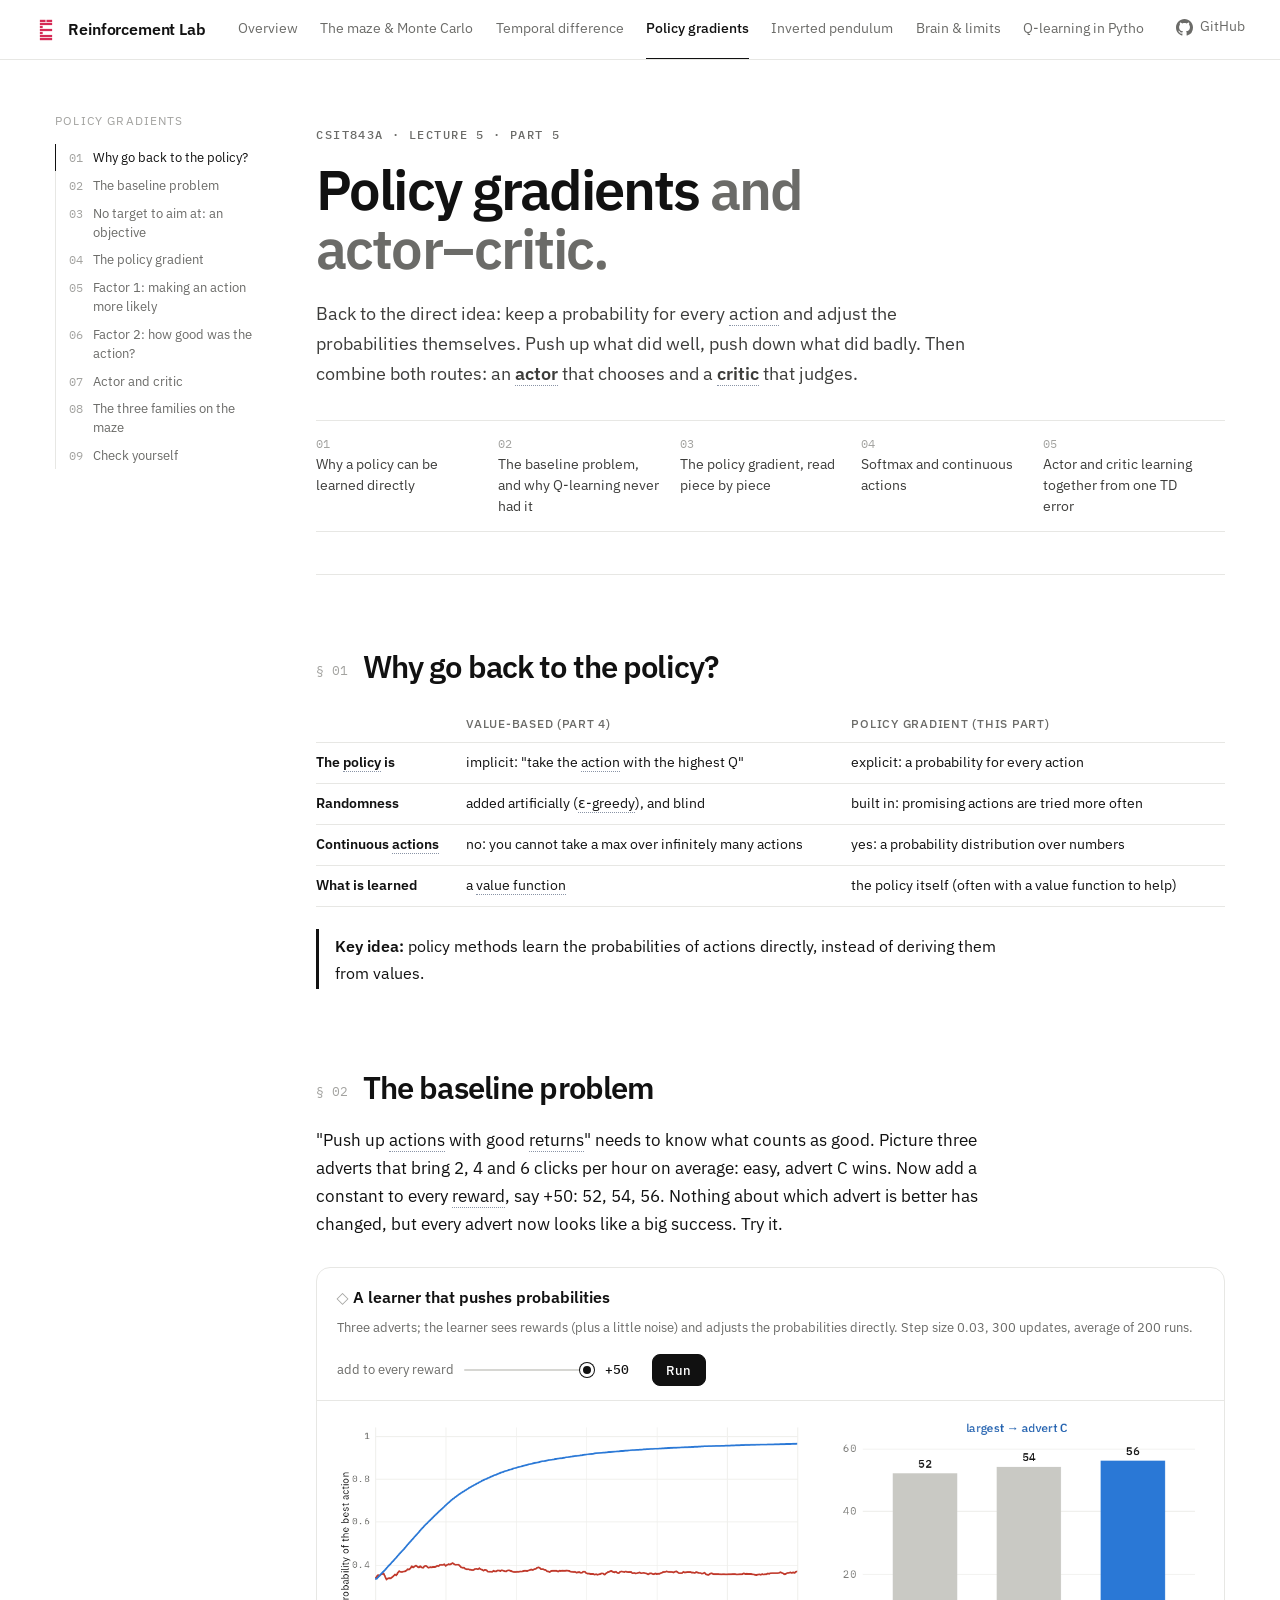
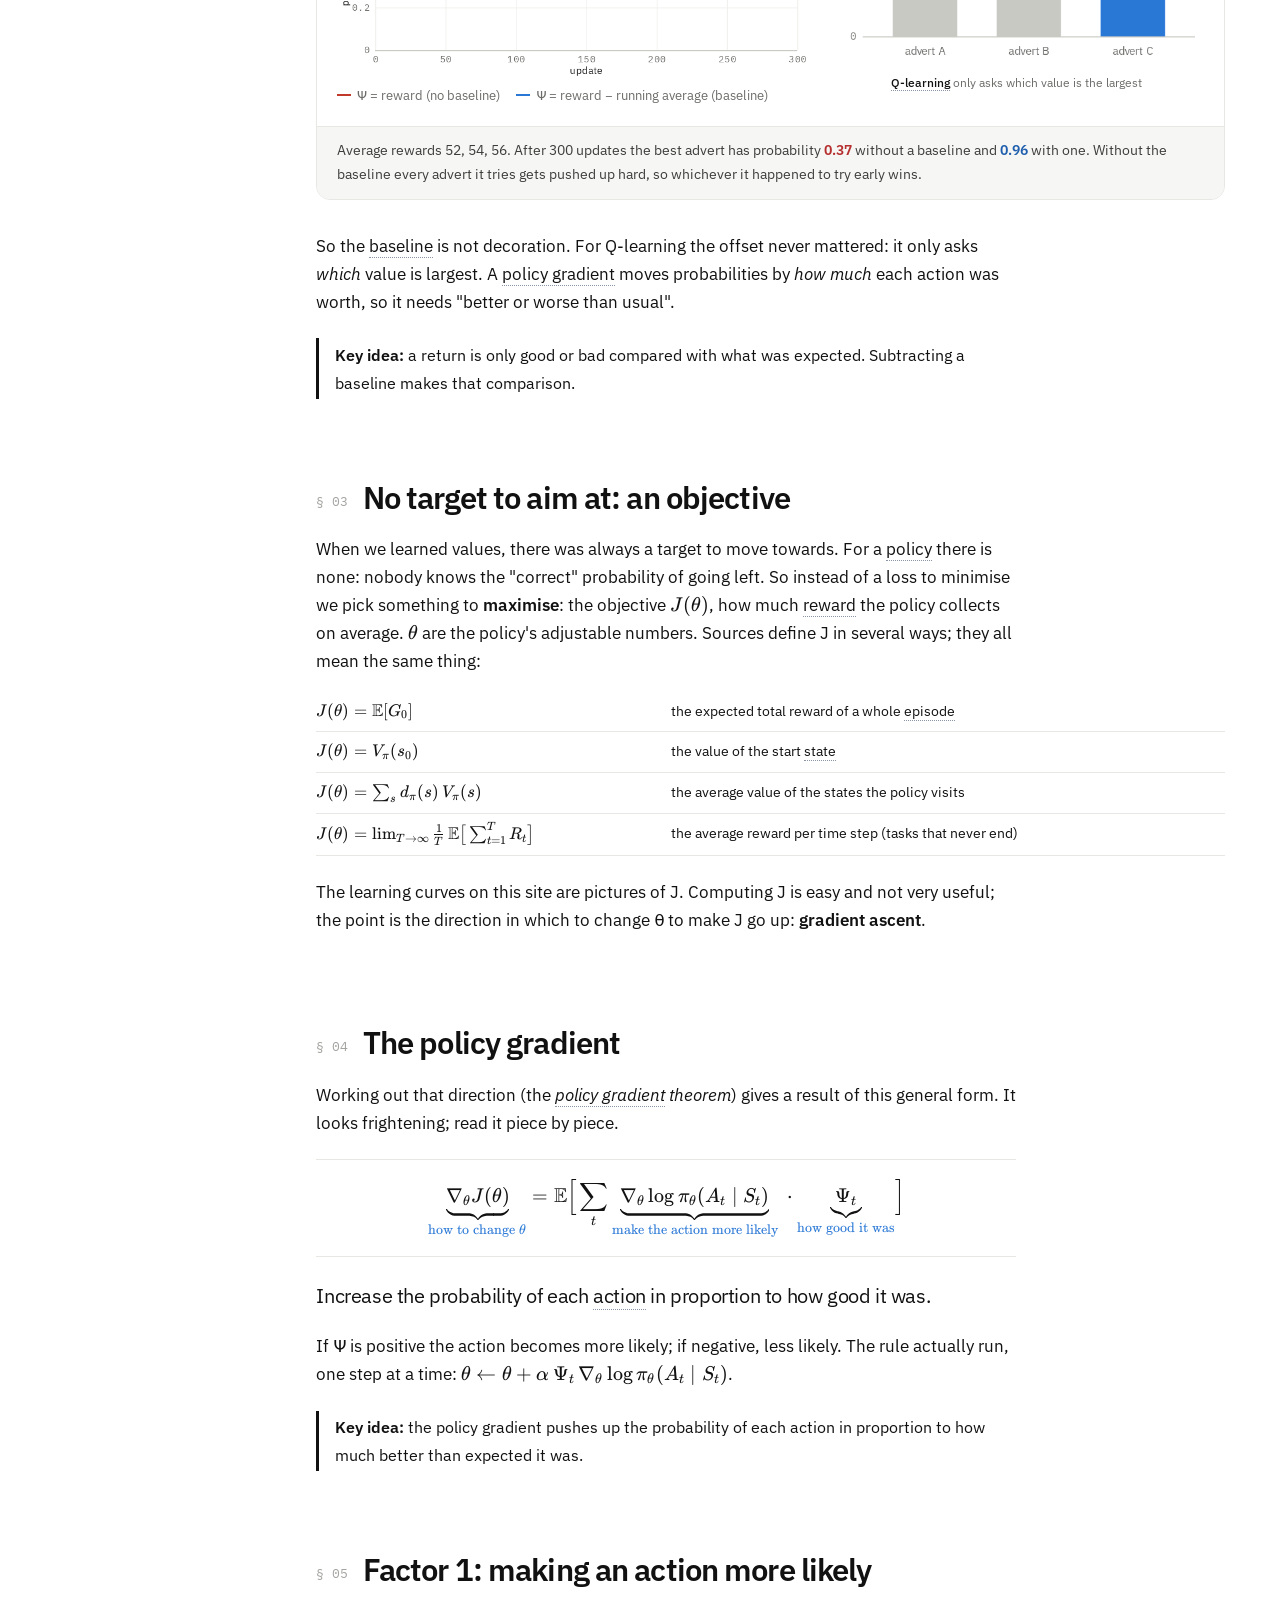
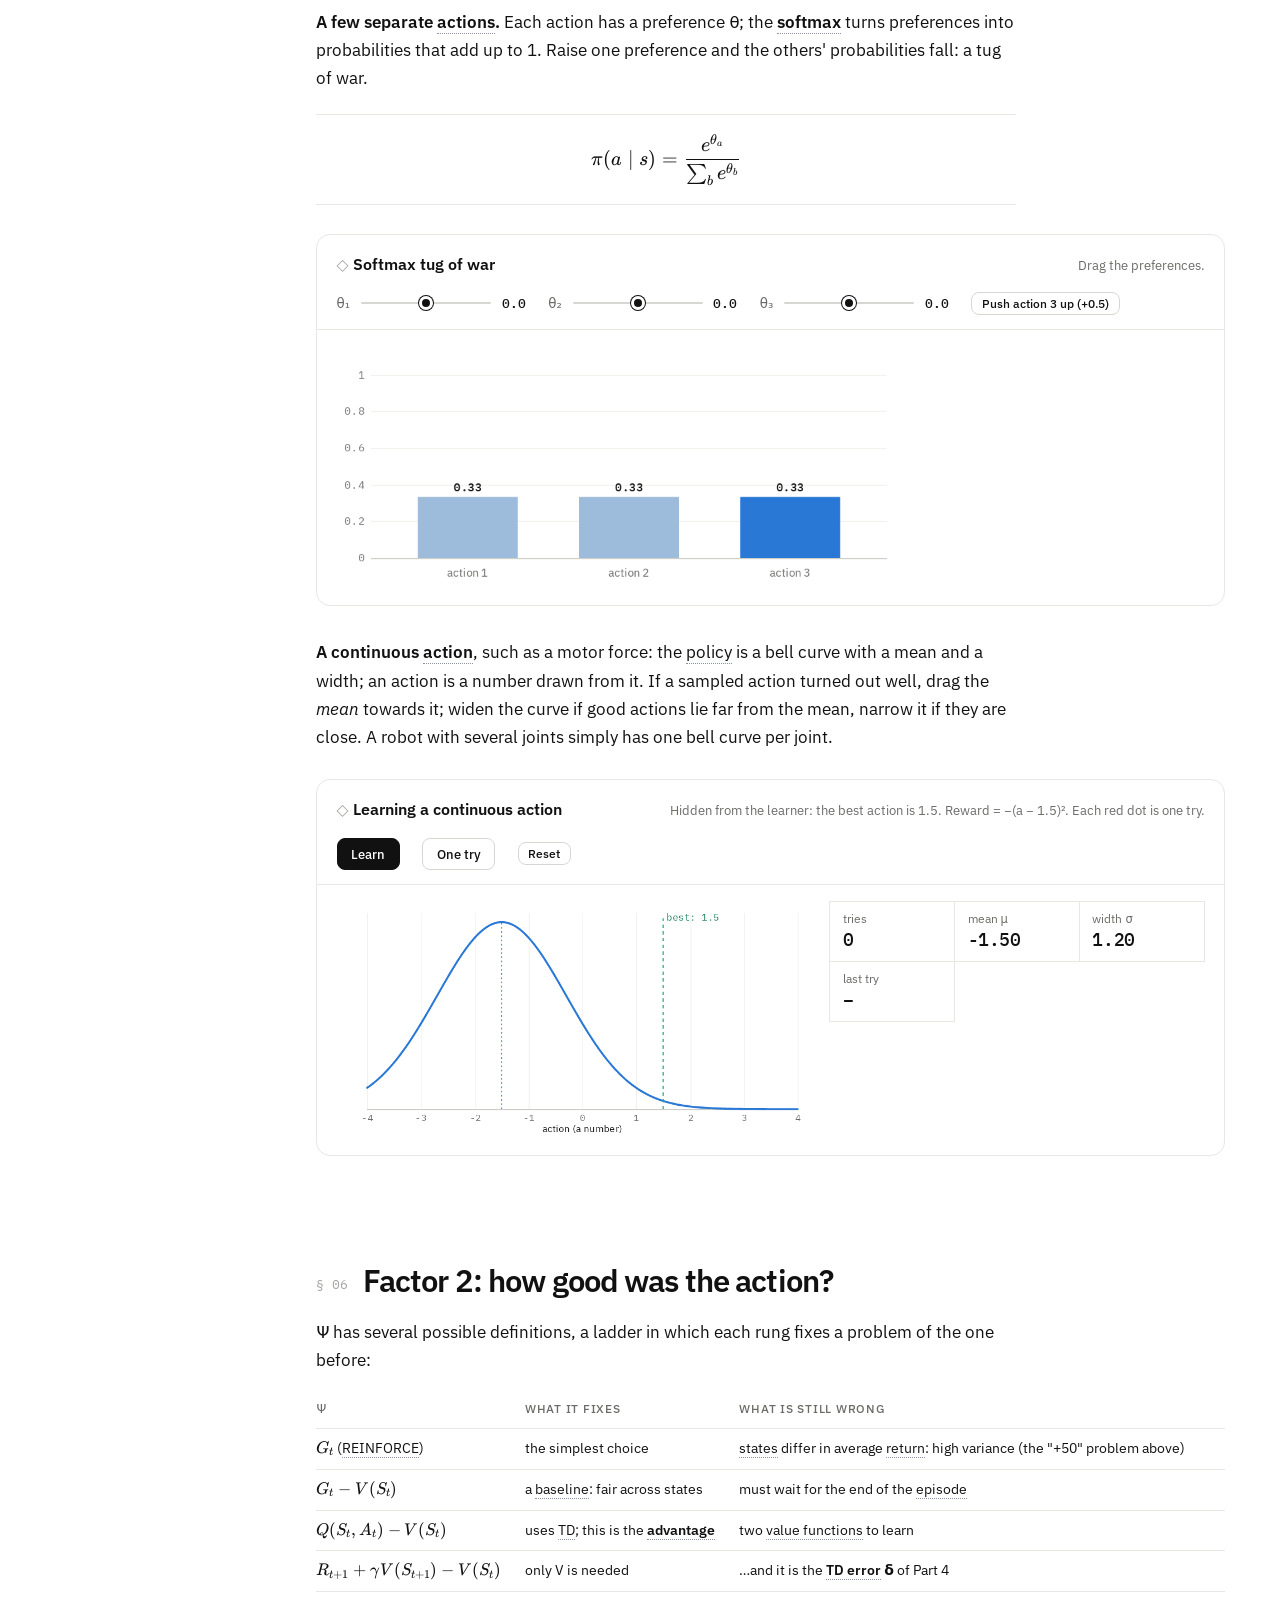
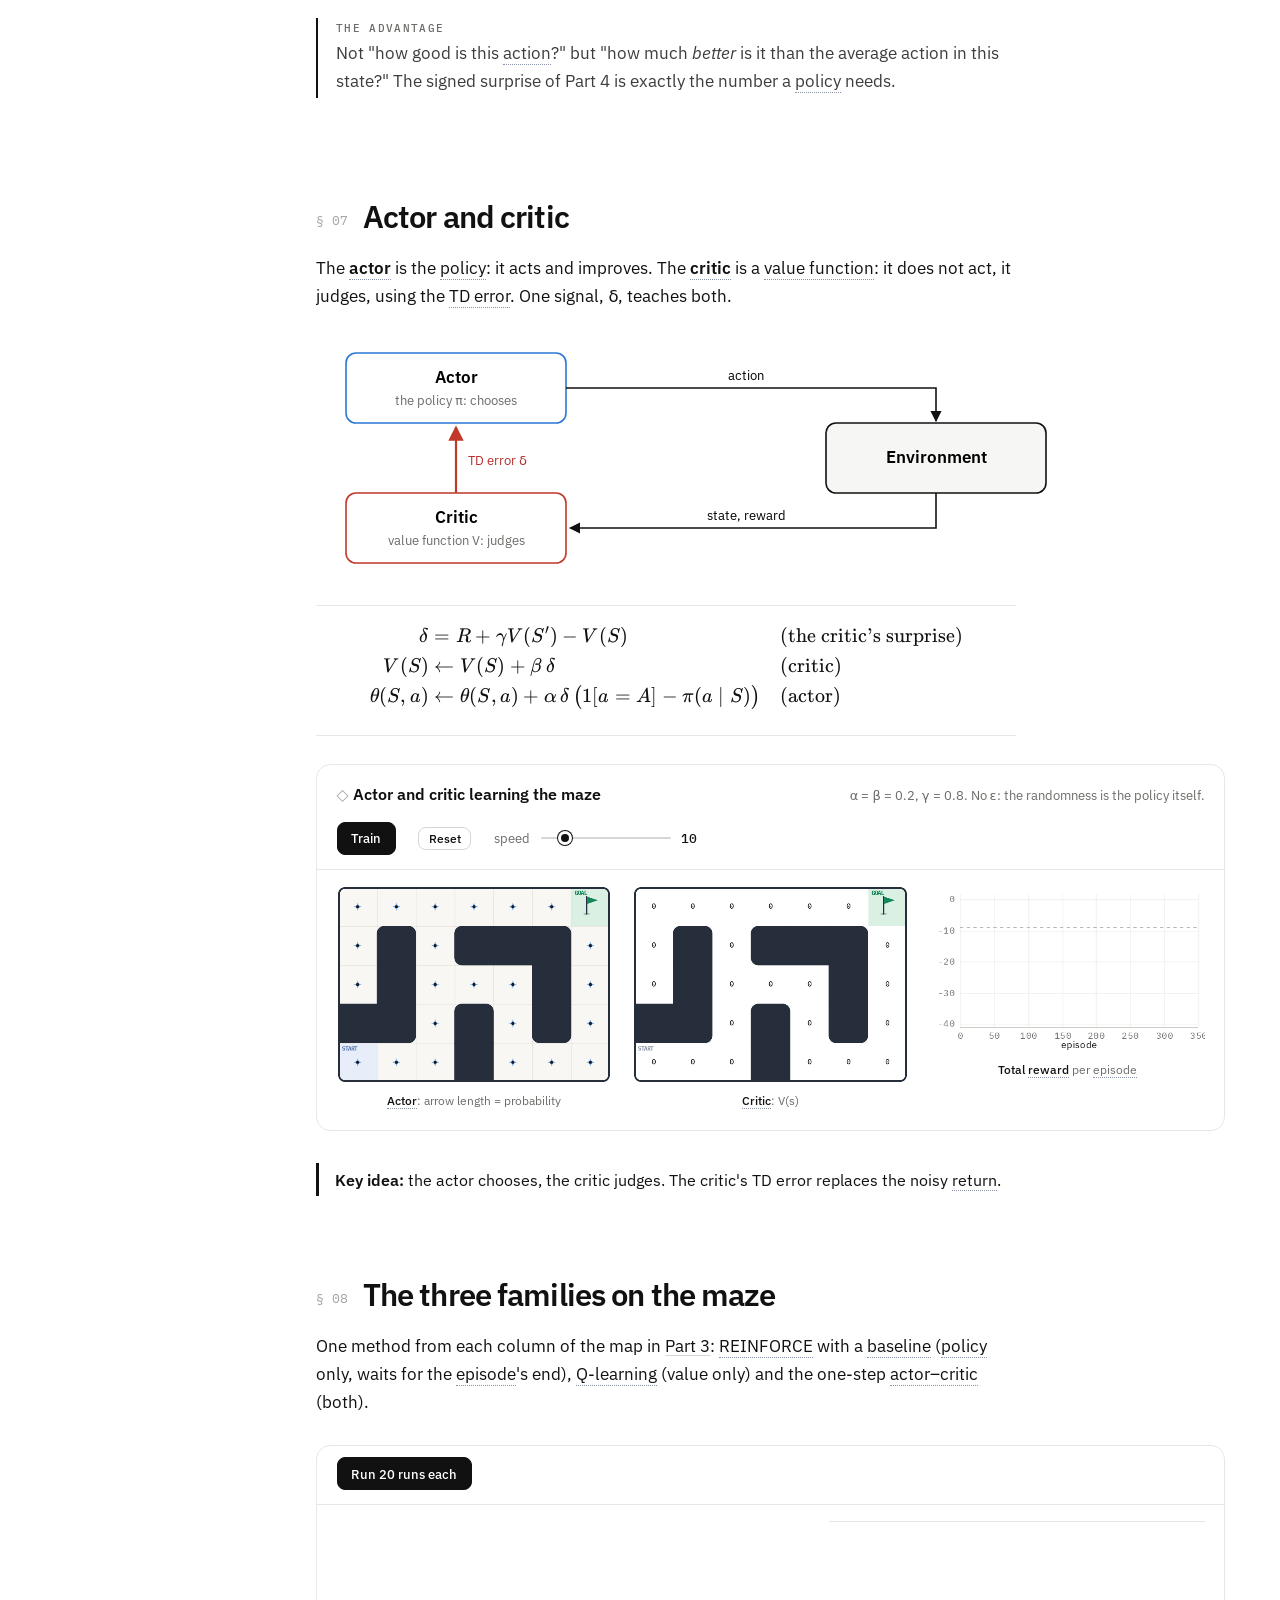
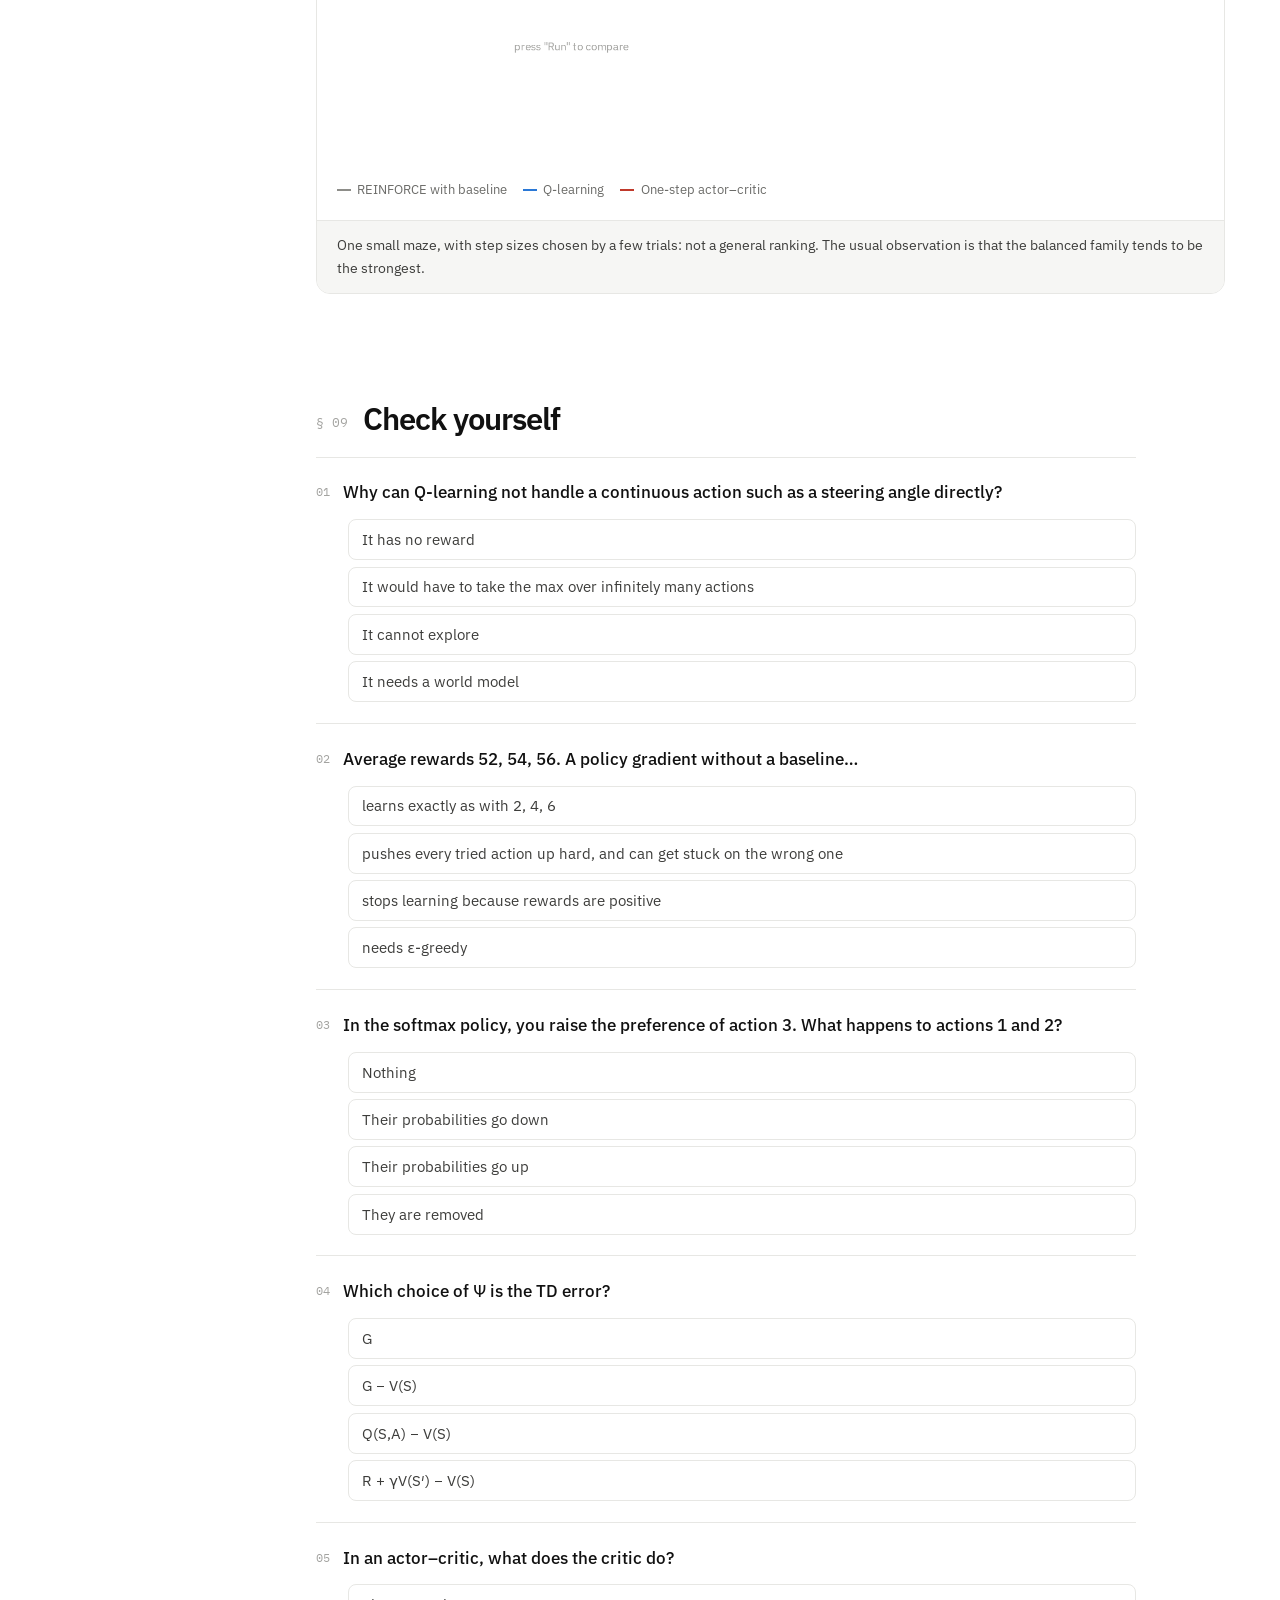
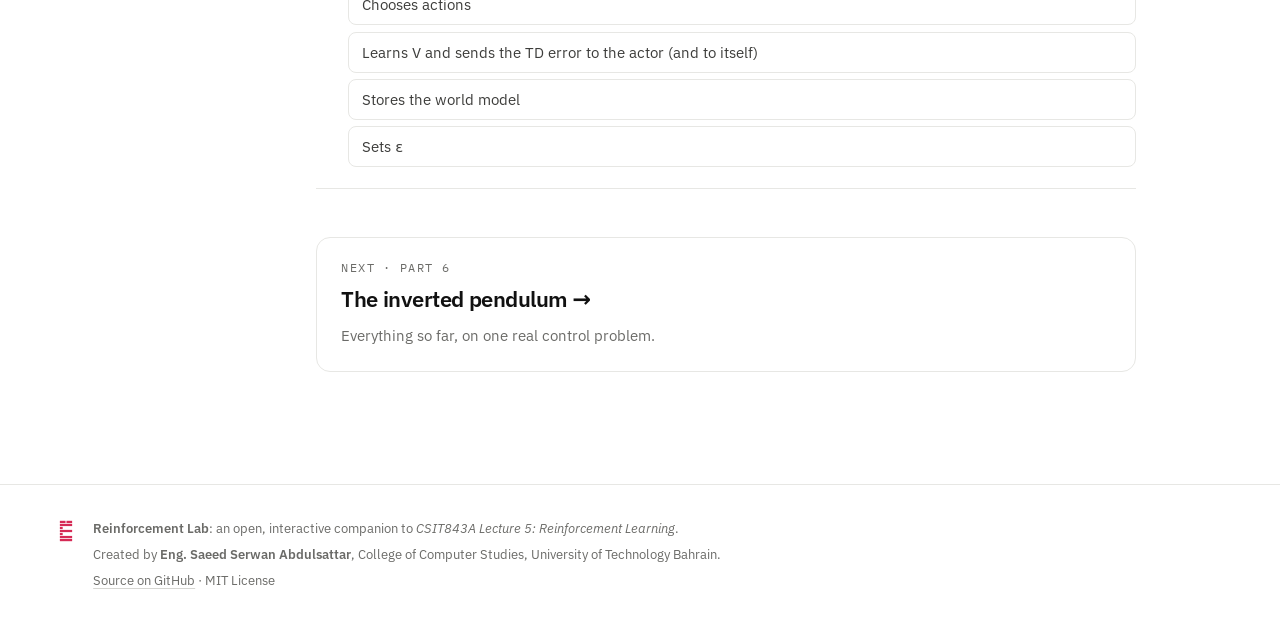
<file: policy.html>
<!DOCTYPE html>
<html lang="en">
<head>
  <meta charset="utf-8">
  <meta name="viewport" content="width=device-width, initial-scale=1">
  <title>Reinforcement Lab · Policy gradients and actor–critic</title>
  <meta name="description" content="Policy gradients and actor–critic methods explained with live experiments: baselines, softmax, continuous actions, the advantage and an actor–critic on a maze.">
  <meta name="author" content="Eng. Saeed Serwan Abdulsattar">
  <meta property="og:title" content="Reinforcement Lab · Policy gradients and actor–critic">
  <meta property="og:description" content="Policy gradients and actor–critic methods explained with live experiments: baselines, softmax, continuous actions, the advantage and an actor–critic on a maze.">
  <meta property="og:image" content="assets/img/favicon-512.png">
  <meta name="theme-color" content="#ffffff">
  <link rel="icon" type="image/svg+xml" href="assets/img/utb-logo.svg">
  <link rel="icon" type="image/png" sizes="32x32" href="assets/img/favicon-32.png">
  <link rel="apple-touch-icon" href="assets/img/favicon-180.png">
  <link rel="stylesheet" href="assets/vendor/katex/katex.min.css">
  <link rel="stylesheet" href="assets/css/style.css">
</head>
<body>

<header class="site-header">
  <a class="brand" href="index.html">
    <img class="brand-logo" src="assets/img/utb-logo.svg" alt="University of Technology Bahrain logo" onerror="this.remove()">
    <span class="brand-title">Reinforcement Lab</span>
  </a>
  <nav class="page-tabs" aria-label="Lessons">
    <a href="index.html">Overview</a>
    <a href="maze.html">The maze & Monte Carlo</a>
    <a href="td.html">Temporal difference</a>
    <a href="policy.html" class="active" aria-current="page">Policy gradients</a>
    <a href="pendulum.html">Inverted pendulum</a>
    <a href="brain.html">Brain & limits</a>
    <a href="code-qlearning.html">Q-learning in Python</a>
    <a href="code-pendulum.html">Pendulum in Python</a>
  </nav>
  <nav class="top-links">
    <a href="https://github.com/SaeedSerwan/reinforcementlearning" target="_blank" rel="noopener"><svg viewBox="0 0 16 16" aria-hidden="true"><path fill="currentColor" d="M8 0C3.58 0 0 3.58 0 8c0 3.54 2.29 6.53 5.47 7.59.4.07.55-.17.55-.38 0-.19-.01-.82-.01-1.49-2.01.37-2.53-.49-2.69-.94-.09-.23-.48-.94-.82-1.13-.28-.15-.68-.52-.01-.53.63-.01 1.08.58 1.23.82.72 1.21 1.87.87 2.33.66.07-.52.28-.87.51-1.07-1.78-.2-3.64-.89-3.64-3.95 0-.87.31-1.59.82-2.15-.08-.2-.36-1.02.08-2.12 0 0 .67-.21 2.2.82.64-.18 1.32-.27 2-.27.68 0 1.36.09 2 .27 1.53-1.04 2.2-.82 2.2-.82.44 1.1.16 1.92.08 2.12.51.56.82 1.27.82 2.15 0 3.07-1.87 3.75-3.65 3.95.29.25.54.73.54 1.48 0 1.07-.01 1.93-.01 2.2 0 .21.15.46.55.38A8.013 8.013 0 0016 8c0-4.42-3.58-8-8-8z"/></svg>GitHub</a>
  </nav>
</header>

<div class="layout">
  <aside class="toc" aria-label="Contents">
    <p class="toc-title">Policy gradients</p>
    <ol>
      <li><a href="#why">Why go back to the policy?</a></li>
      <li><a href="#baseline">The baseline problem</a></li>
      <li><a href="#objective">No target to aim at: an objective</a></li>
      <li><a href="#gradient">The policy gradient</a></li>
      <li><a href="#factor1">Factor 1: making an action more likely</a></li>
      <li><a href="#factor2">Factor 2: how good was the action?</a></li>
      <li><a href="#ac">Actor and critic</a></li>
      <li><a href="#families">The three families on the maze</a></li>
      <li><a href="#quiz">Check yourself</a></li>
    </ol>
  </aside>

  <main>
    <section class="hero">
      <p class="eyebrow">CSIT843A · Lecture 5 · Part 5</p>
      <h1>Policy gradients <em>and actor–critic.</em></h1>
      <p class="lead">
        Back to the direct idea: keep a probability for every action and adjust the probabilities themselves. Push up what did well,
        push down what did badly. Then combine both routes: an <strong>actor</strong> that chooses and a <strong>critic</strong> that judges.
      </p>
      <div class="learn-grid cols-5">
        <div><span class="num">01</span>Why a policy can be learned directly</div>
        <div><span class="num">02</span>The baseline problem, and why Q-learning never had it</div>
        <div><span class="num">03</span>The policy gradient, read piece by piece</div>
        <div><span class="num">04</span>Softmax and continuous actions</div>
        <div><span class="num">05</span>Actor and critic learning together from one TD error</div>
      </div>
    </section>

    <section id="why" class="chapter">
      <h2><span class="chap">01</span>Why go back to the policy?</h2>
      <div class="table-wrap"><table class="clean">
        <thead><tr><th></th><th>Value-based (Part 4)</th><th>Policy gradient (this part)</th></tr></thead>
        <tbody>
          <tr><td><strong>The policy is</strong></td><td>implicit: "take the action with the highest Q"</td><td>explicit: a probability for every action</td></tr>
          <tr><td><strong>Randomness</strong></td><td>added artificially (ε-greedy), and blind</td><td>built in: promising actions are tried more often</td></tr>
          <tr><td><strong>Continuous actions</strong></td><td>no: you cannot take a max over infinitely many actions</td><td>yes: a probability distribution over numbers</td></tr>
          <tr><td><strong>What is learned</strong></td><td>a value function</td><td>the policy itself (often with a value function to help)</td></tr>
        </tbody>
      </table></div>
      <p class="takeaway"><b>Key idea:</b> policy methods learn the probabilities of actions directly, instead of deriving them from values.</p>
    </section>

    <section id="baseline" class="chapter">
      <h2><span class="chap">02</span>The baseline problem</h2>
      <p>"Push up actions with good returns" needs to know what counts as good. Picture three adverts that bring 2, 4 and 6 clicks per hour on average: easy, advert C wins. Now add a constant to every reward, say +50: 52, 54, 56. Nothing about which advert is better has changed, but every advert now looks like a big success. Try it.</p>
      <div class="lab">
        <div class="lab-head"><p class="lab-title">A learner that pushes probabilities</p><p class="lab-hint">Three adverts; the learner sees rewards (plus a little noise) and adjusts the probabilities directly. Step size 0.03, 300 updates, average of 200 runs.</p></div>
        <div class="controls">
          <label class="ctl">add to every reward <input type="range" id="bl-off" min="0" max="50" step="5" value="50"><output></output></label>
          <button class="btn" id="bl-run">Run</button>
        </div>
        <div class="lab-body"><div class="lab-grid"><div><div class="plot" id="bl-curve"></div><div class="legend" id="bl-leg"></div></div><div><div class="plot" id="bl-q"></div><p class="plot-cap"><b>Q-learning</b> only asks which value is the largest</p></div></div></div>
        <div class="lab-foot" id="bl-foot"></div>
      </div>
      <p>So the baseline is not decoration. For Q-learning the offset never mattered: it only asks <em>which</em> value is largest. A policy gradient moves probabilities by <em>how much</em> each action was worth, so it needs "better or worse than usual".</p>
      <p class="takeaway"><b>Key idea:</b> a return is only good or bad compared with what was expected. Subtracting a baseline makes that comparison.</p>
    </section>

    <section id="objective" class="chapter">
      <h2><span class="chap">03</span>No target to aim at: an objective</h2>
      <p>When we learned values, there was always a target to move towards. For a policy there is none: nobody knows the "correct" probability of going left. So instead of a loss to minimise we pick something to <strong>maximise</strong>: the objective \(J(\theta)\), how much reward the policy collects on average. \(\theta\) are the policy's adjustable numbers. Sources define J in several ways; they all mean the same thing:</p>
      <div class="table-wrap"><table class="clean">
        <tbody>
          <tr><td>\(J(\theta) = \mathbb{E}[G_0]\)</td><td>the expected total reward of a whole episode</td></tr>
          <tr><td>\(J(\theta) = V_\pi(s_0)\)</td><td>the value of the start state</td></tr>
          <tr><td>\(J(\theta) = \sum_s d_\pi(s)\, V_\pi(s)\)</td><td>the average value of the states the policy visits</td></tr>
          <tr><td>\(J(\theta) = \lim_{T\to\infty} \tfrac{1}{T}\,\mathbb{E}\big[\sum_{t=1}^{T} R_t\big]\)</td><td>the average reward per time step (tasks that never end)</td></tr>
        </tbody>
      </table></div>
      <p>The learning curves on this site are pictures of J. Computing J is easy and not very useful; the point is the direction in which to change θ to make J go up: <strong>gradient ascent</strong>.</p>
    </section>

    <section id="gradient" class="chapter">
      <h2><span class="chap">04</span>The policy gradient</h2>
      <p>Working out that direction (the <em>policy gradient theorem</em>) gives a result of this general form. It looks frightening; read it piece by piece.</p>
      <div class="formula" id="pg-formula">\[ \underbrace{\nabla_\theta J(\theta)}_{\textcolor{#2a78d6}{\text{how to change }\theta}} = \mathbb{E}\Big[\sum_t \underbrace{\nabla_\theta \log \pi_\theta(A_t \mid S_t)}_{\textcolor{#2a78d6}{\text{make the action more likely}}}\ \cdot \underbrace{\Psi_t}_{\textcolor{#2a78d6}{\text{how good it was}}}\Big] \]</div>
      <p class="big-line" style="font-size:1.25rem">Increase the probability of each action in proportion to how good it was.</p>
      <p>If Ψ is positive the action becomes more likely; if negative, less likely. The rule actually run, one step at a time: \(\theta \leftarrow \theta + \alpha\, \Psi_t\, \nabla_\theta \log \pi_\theta(A_t \mid S_t)\).</p>
      <p class="takeaway"><b>Key idea:</b> the policy gradient pushes up the probability of each action in proportion to how much better than expected it was.</p>
    </section>

    <section id="factor1" class="chapter">
      <h2><span class="chap">05</span>Factor 1: making an action more likely</h2>
      <p><strong>A few separate actions.</strong> Each action has a preference θ; the <strong>softmax</strong> turns preferences into probabilities that add up to 1. Raise one preference and the others' probabilities fall: a tug of war.</p>
      <div class="formula">\[ \pi(a \mid s) = \frac{e^{\theta_a}}{\sum_b e^{\theta_b}} \]</div>
      <div class="lab">
        <div class="lab-head"><p class="lab-title">Softmax tug of war</p><p class="lab-hint">Drag the preferences.</p></div>
        <div class="controls">
          <label class="ctl">θ₁ <input type="range" id="sm-1" min="-3" max="3" step="0.1" value="0"><output></output></label>
          <label class="ctl">θ₂ <input type="range" id="sm-2" min="-3" max="3" step="0.1" value="0"><output></output></label>
          <label class="ctl">θ₃ <input type="range" id="sm-3" min="-3" max="3" step="0.1" value="0"><output></output></label>
          <button class="btn ghost small" id="sm-push">Push action 3 up (+0.5)</button>
        </div>
        <div class="lab-body"><div class="plot" id="sm-plot" style="max-width:560px"></div></div>
      </div>
      <p><strong>A continuous action</strong>, such as a motor force: the policy is a bell curve with a mean and a width; an action is a number drawn from it. If a sampled action turned out well, drag the <em>mean</em> towards it; widen the curve if good actions lie far from the mean, narrow it if they are close. A robot with several joints simply has one bell curve per joint.</p>
      <div class="lab">
        <div class="lab-head"><p class="lab-title">Learning a continuous action</p><p class="lab-hint">Hidden from the learner: the best action is 1.5. Reward = −(a − 1.5)². Each red dot is one try.</p></div>
        <div class="controls"><button class="btn" id="ga-play">Learn</button><button class="btn ghost" id="ga-one">One try</button><button class="btn ghost small" id="ga-reset">Reset</button></div>
        <div class="lab-body"><div class="lab-grid"><div class="plot" id="ga-plot"></div><div class="stats" id="ga-stats"></div></div></div>
      </div>
    </section>

    <section id="factor2" class="chapter">
      <h2><span class="chap">06</span>Factor 2: how good was the action?</h2>
      <p>Ψ has several possible definitions, a ladder in which each rung fixes a problem of the one before:</p>
      <div class="table-wrap"><table class="clean">
        <thead><tr><th>Ψ</th><th>What it fixes</th><th>What is still wrong</th></tr></thead>
        <tbody>
          <tr><td>\(G_t\) (REINFORCE)</td><td>the simplest choice</td><td>states differ in average return: high variance (the "+50" problem above)</td></tr>
          <tr><td>\(G_t - V(S_t)\)</td><td>a baseline: fair across states</td><td>must wait for the end of the episode</td></tr>
          <tr><td>\(Q(S_t,A_t) - V(S_t)\)</td><td>uses TD; this is the <strong>advantage</strong></td><td>two value functions to learn</td></tr>
          <tr><td>\(R_{t+1} + \gamma V(S_{t+1}) - V(S_t)\)</td><td>only V is needed</td><td>…and it is the <strong>TD error δ</strong> of Part 4</td></tr>
        </tbody>
      </table></div>
      <div class="callout"><span class="label">The advantage</span><p>Not "how good is this action?" but "how much <em>better</em> is it than the average action in this state?" The signed surprise of Part 4 is exactly the number a policy needs.</p></div>
    </section>

    <section id="ac" class="chapter">
      <h2><span class="chap">07</span>Actor and critic</h2>
      <p>The <strong>actor</strong> is the policy: it acts and improves. The <strong>critic</strong> is a value function: it does not act, it judges, using the TD error. One signal, δ, teaches both.</p>
      <div class="plot" id="ac-diagram" style="max-width:760px;margin:1.4rem 0"></div>
      <div class="formula">\[ \begin{aligned} \delta &= R + \gamma V(S') - V(S) && \text{(the critic's surprise)} \\ V(S) &\leftarrow V(S) + \beta\,\delta && \text{(critic)} \\ \theta(S, a) &\leftarrow \theta(S, a) + \alpha\,\delta\,\big(\mathbb{1}[a = A] - \pi(a \mid S)\big) && \text{(actor)} \end{aligned} \]</div>
      <div class="lab">
        <div class="lab-head"><p class="lab-title">Actor and critic learning the maze</p><p class="lab-hint">α = β = 0.2, γ = 0.8. No ε: the randomness is the policy itself.</p></div>
        <div class="controls"><button class="btn" id="ac-play">Train</button><button class="btn ghost small" id="ac-reset">Reset</button><label class="ctl">speed <input type="range" id="ac-speed" min="1" max="60" value="10"><output></output></label></div>
        <div class="lab-body"><div class="lab-grid three"><div><div class="plot" id="ac-actor"></div><p class="plot-cap"><b>Actor</b>: arrow length = probability</p></div><div><div class="plot" id="ac-critic"></div><p class="plot-cap"><b>Critic</b>: V(s)</p></div><div><div class="plot" id="ac-curve"></div><p class="plot-cap"><b>Total reward</b> per episode</p></div></div></div>
      </div>
      <p class="takeaway"><b>Key idea:</b> the actor chooses, the critic judges. The critic's TD error replaces the noisy return.</p>
    </section>

    <section id="families" class="chapter">
      <h2><span class="chap">08</span>The three families on the maze</h2>
      <p>One method from each column of the map in <a href="maze.html#improve">Part 3</a>: REINFORCE with a baseline (policy only, waits for the episode's end), Q-learning (value only) and the one-step actor–critic (both).</p>
      <div class="lab">
        <div class="controls"><button class="btn" id="fm-run">Run 20 runs each</button></div>
        <div class="lab-body"><div class="lab-grid"><div><div class="plot" id="fm-curve"></div><div class="legend" id="fm-leg"></div></div><div class="stats" id="fm-stats"></div></div></div>
        <div class="lab-foot">One small maze, with step sizes chosen by a few trials: not a general ranking. The usual observation is that the balanced family tends to be the strongest.</div>
      </div>
    </section>

    <section id="quiz" class="chapter">
      <h2><span class="chap">09</span>Check yourself</h2>
      <div class="quiz" id="quiz-box"></div>
      <p class="quiz-score" id="quiz-box-score"></p>
      <a class="next-card" href="pendulum.html">
        <span class="next-eyebrow">Next · Part 6</span>
        <span class="next-title">The inverted pendulum →</span>
        <span class="next-text">Everything so far, on one real control problem.</span>
      </a>
    </section>
  </main>
</div>

<footer class="site-footer">
  <div class="footer-inner">
    <img class="footer-logo" src="assets/img/utb-logo.svg" alt="" onerror="this.remove()">
    <div>
      <p><strong>Reinforcement Lab</strong>: an open, interactive companion to <em>CSIT843A Lecture 5: Reinforcement Learning</em>.</p>
      <p>Created by <strong>Eng. Saeed Serwan Abdulsattar</strong>, College of Computer Studies, University of Technology Bahrain.</p>
      <p><a href="https://github.com/SaeedSerwan/reinforcementlearning" target="_blank" rel="noopener">Source on GitHub</a> · MIT License</p>
    </div>
  </div>
</footer>

<script src="assets/vendor/katex/katex.min.js"></script>
<script src="assets/vendor/katex/auto-render.min.js"></script>
<script src="assets/js/lib.js"></script>
<script src="assets/js/tips.js"></script>
<script src="assets/js/policy.js"></script>
</body>
</html>
</file>
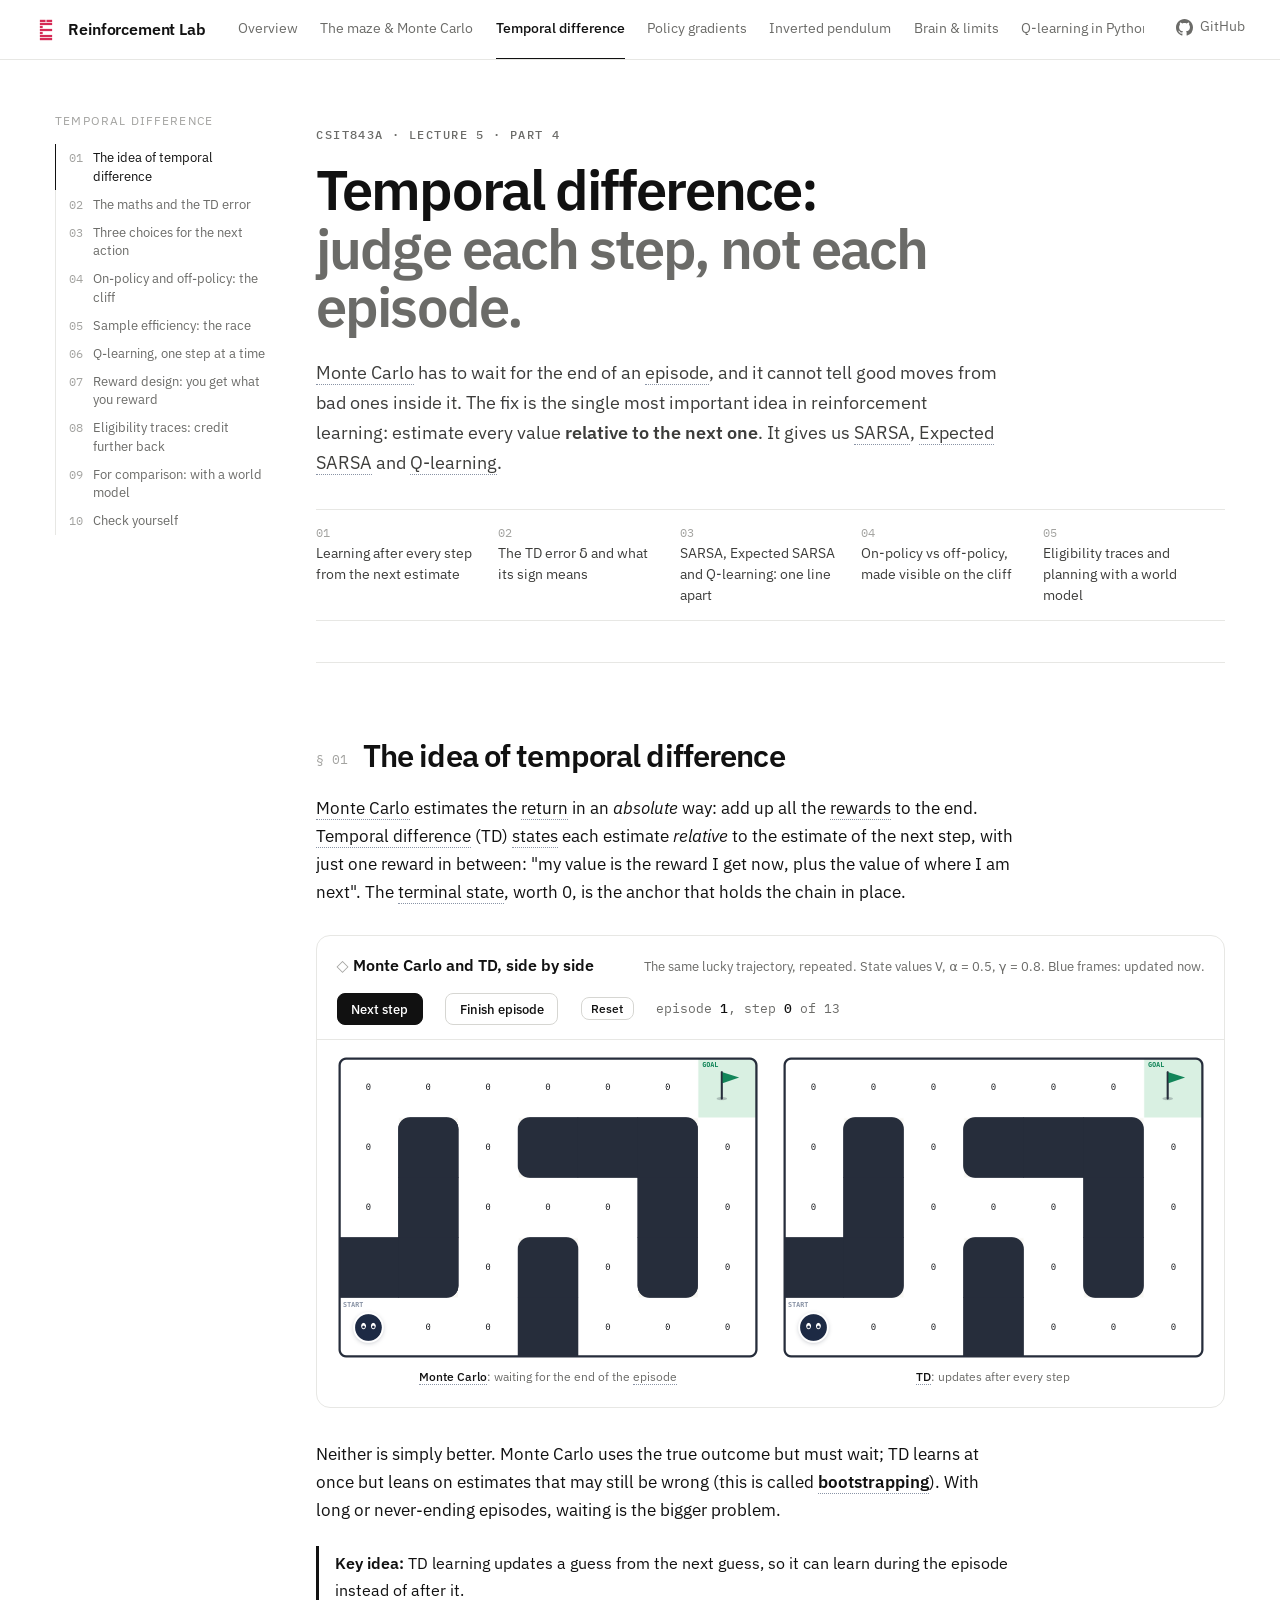
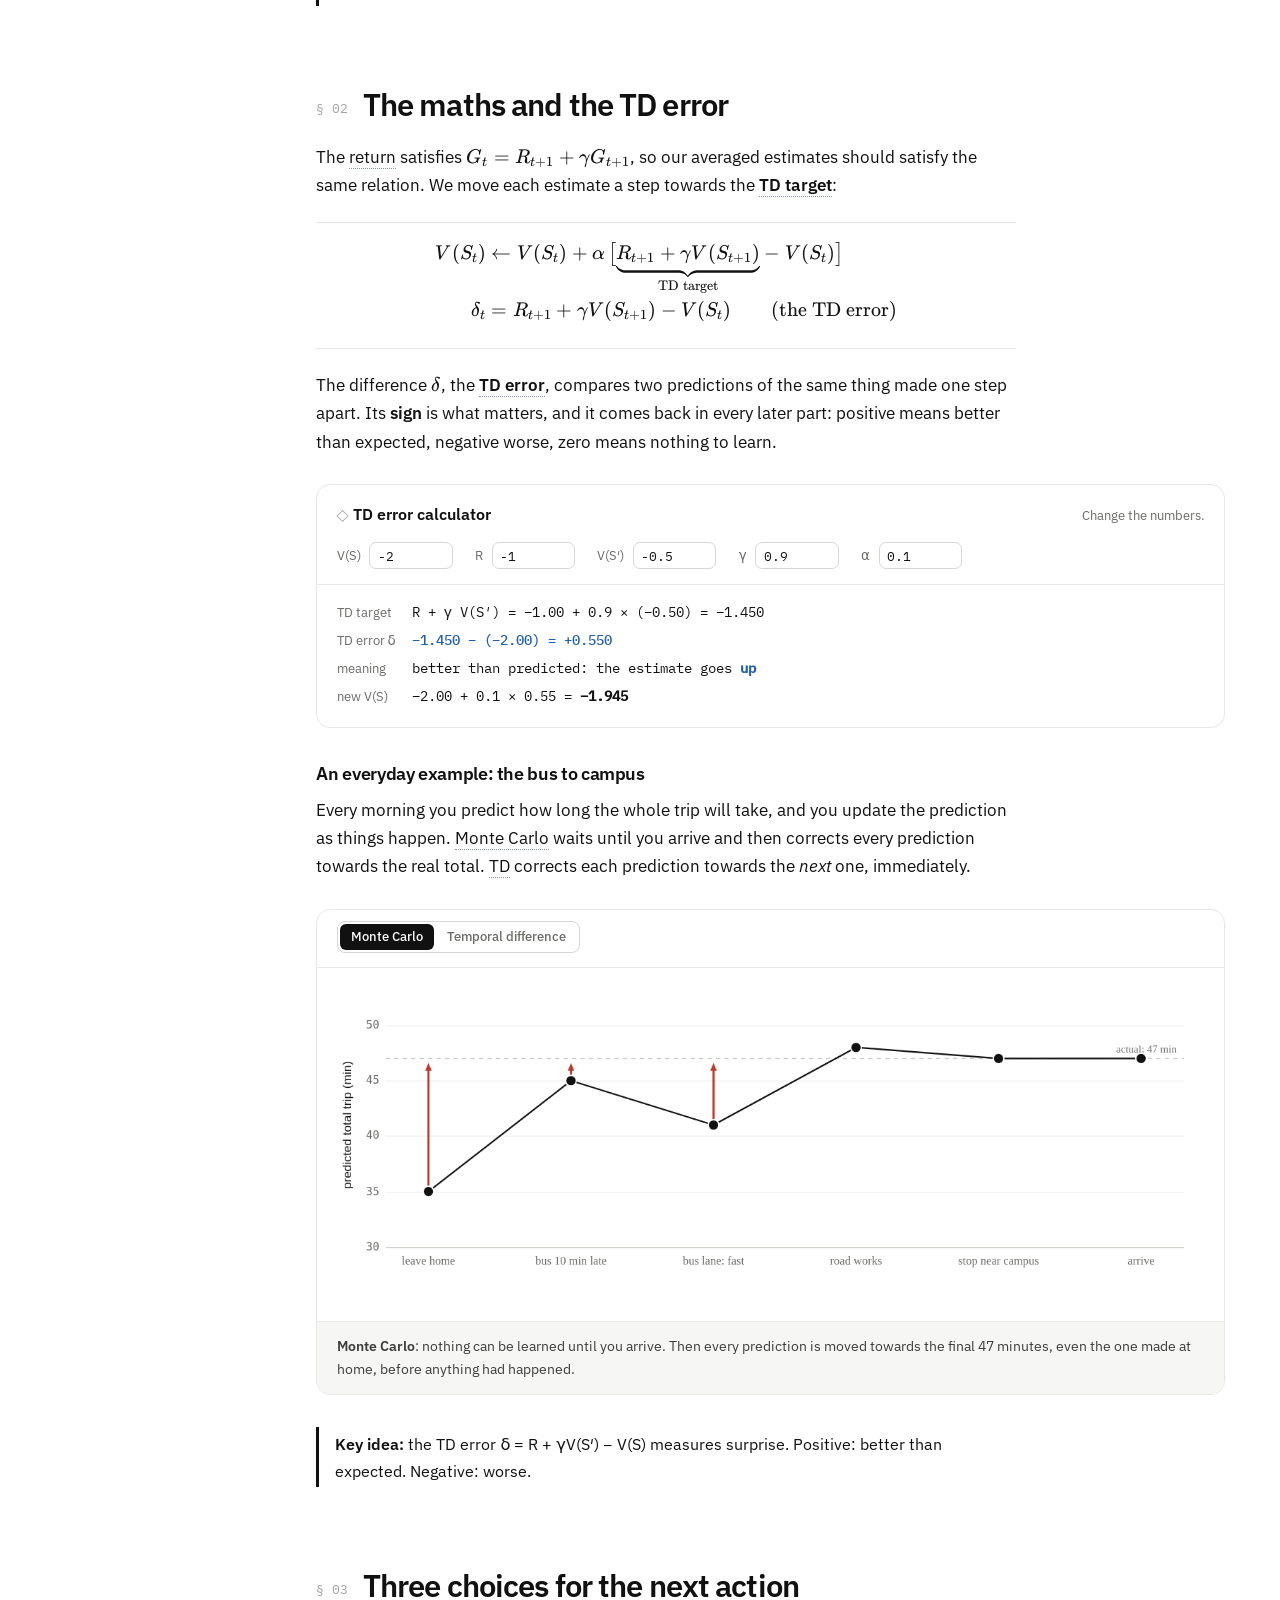
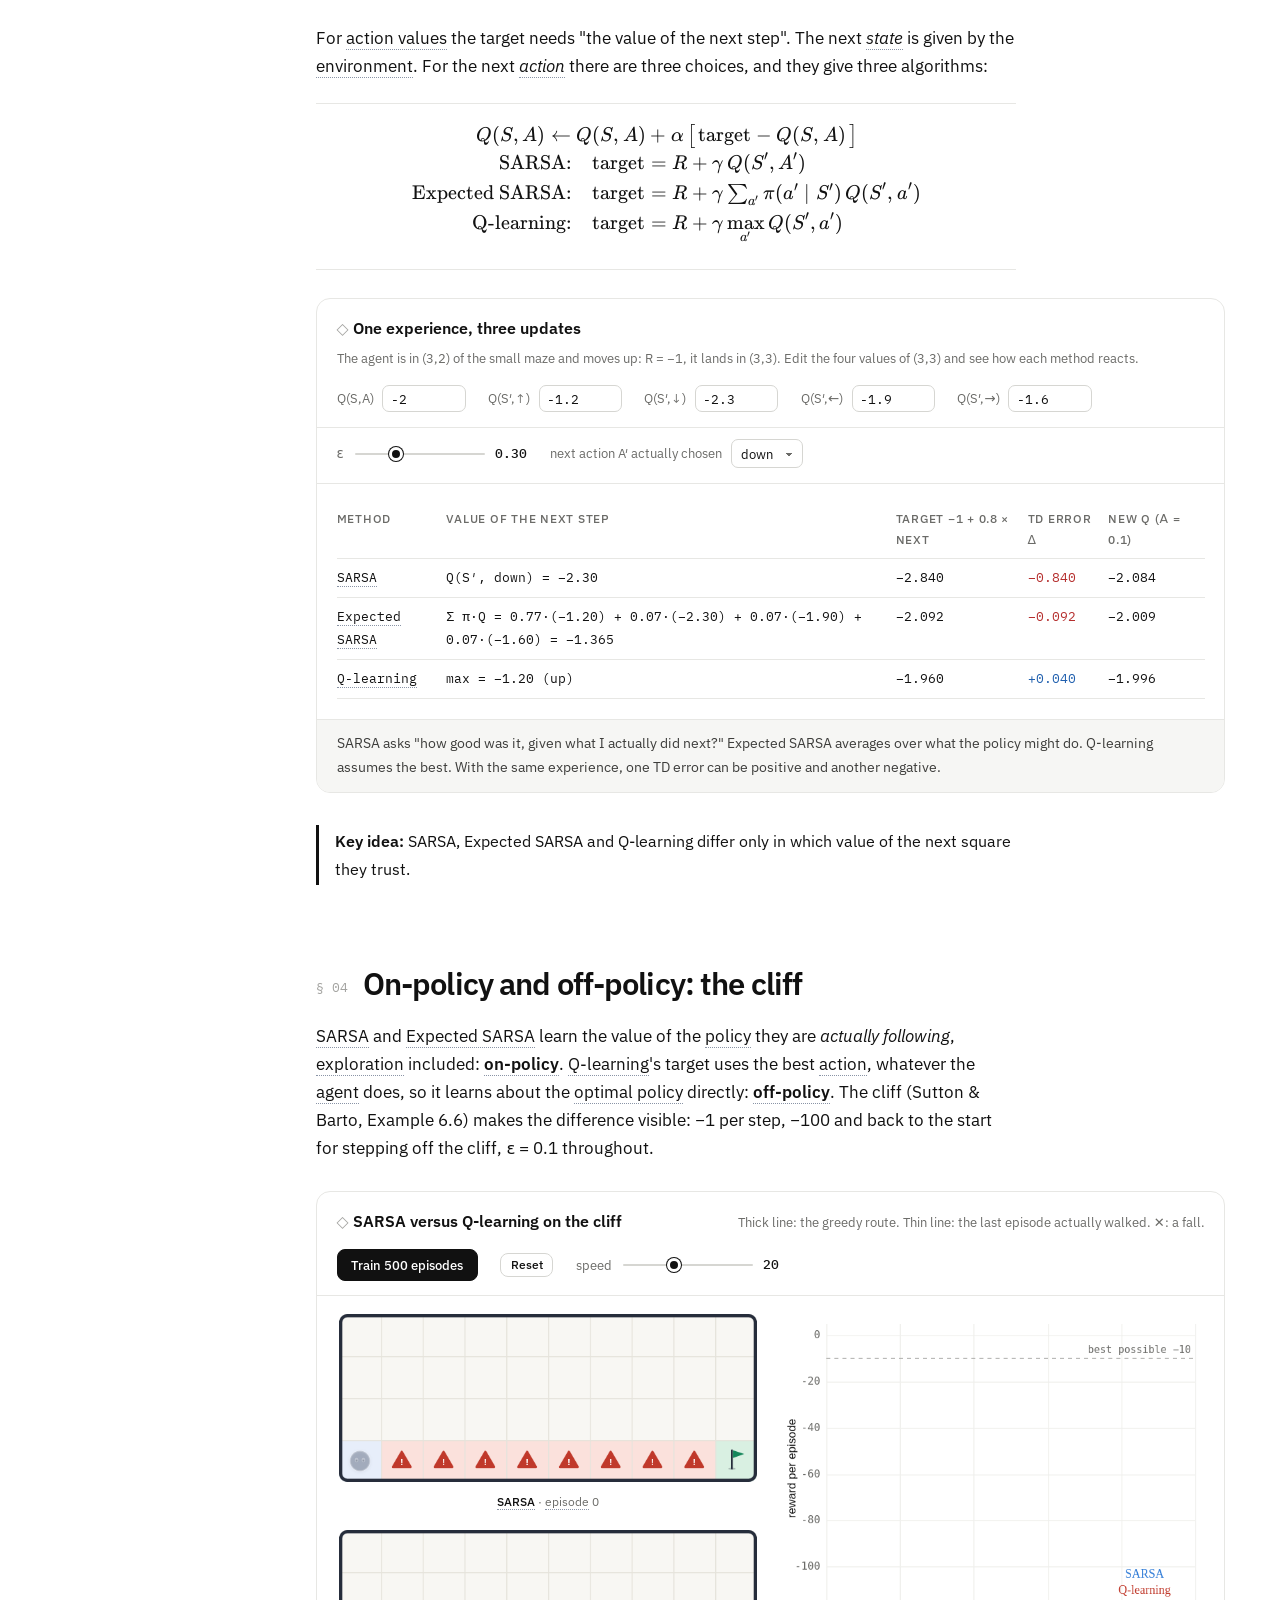
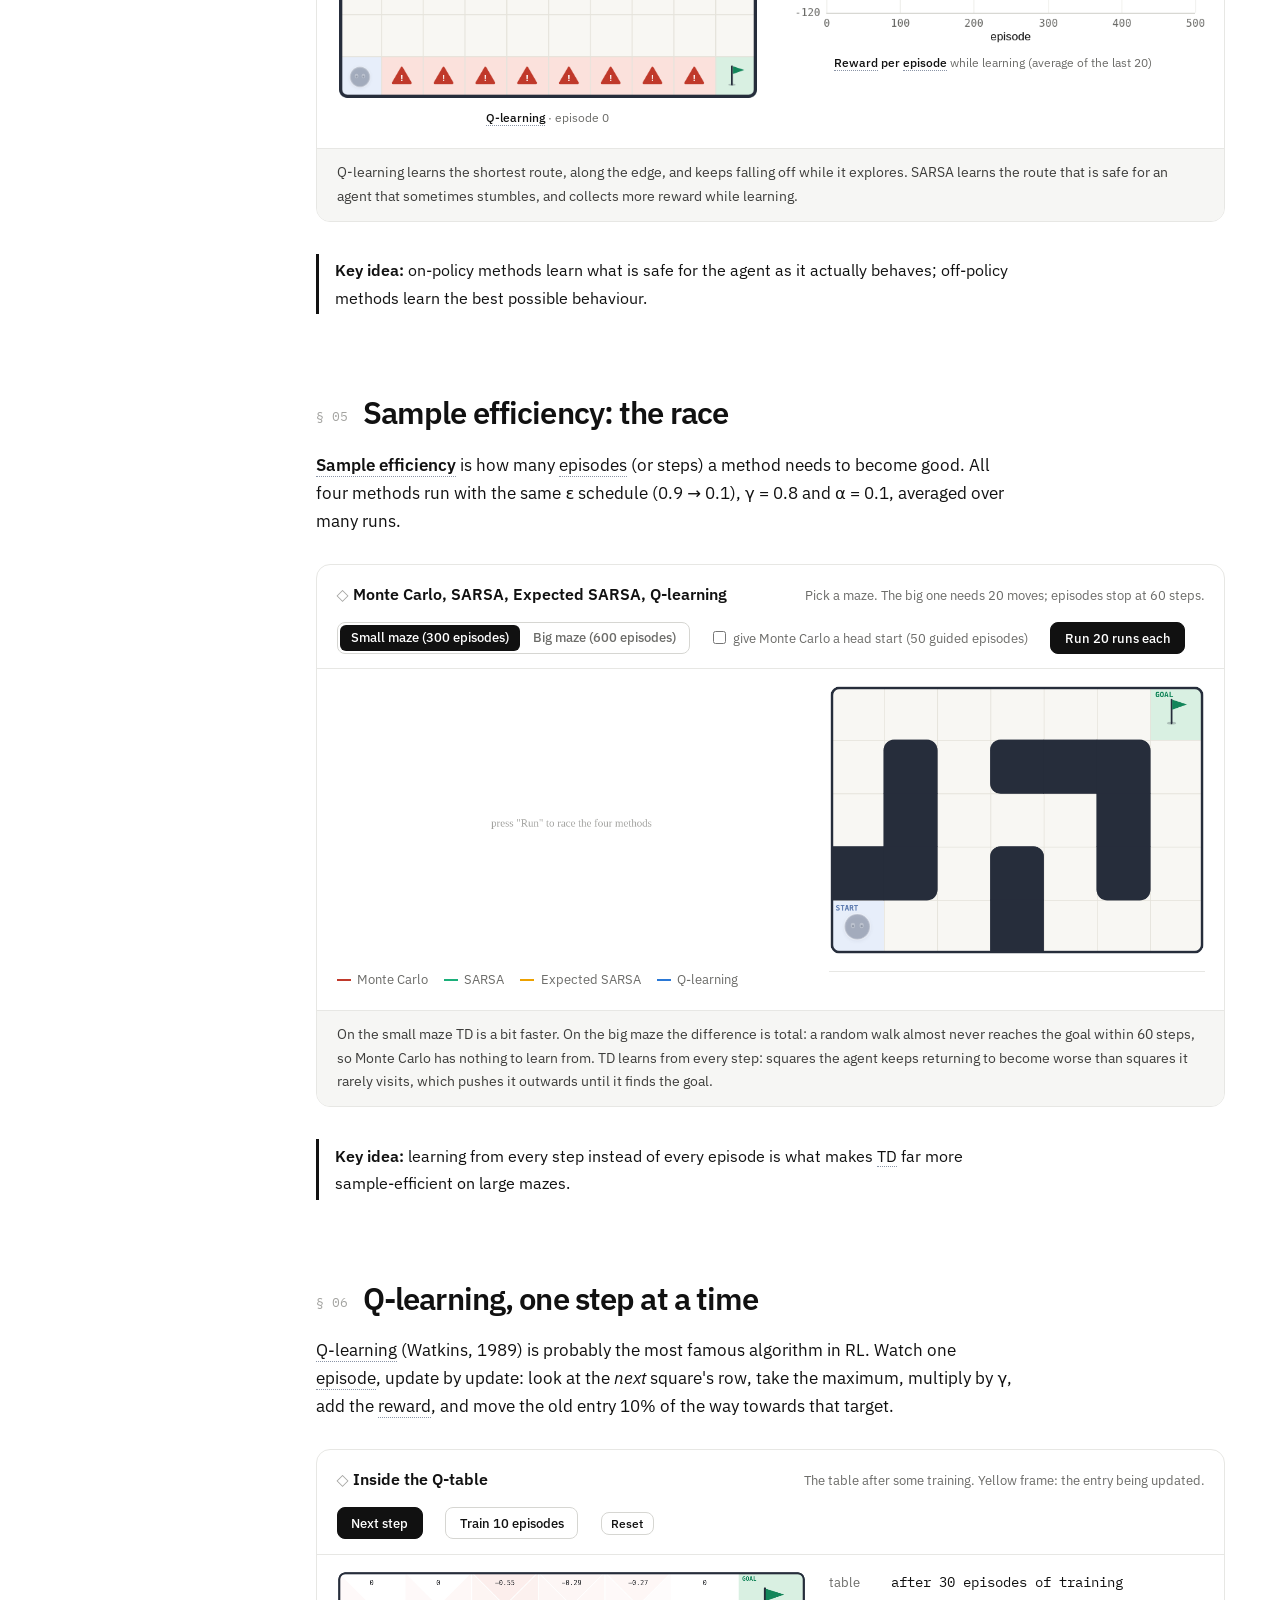
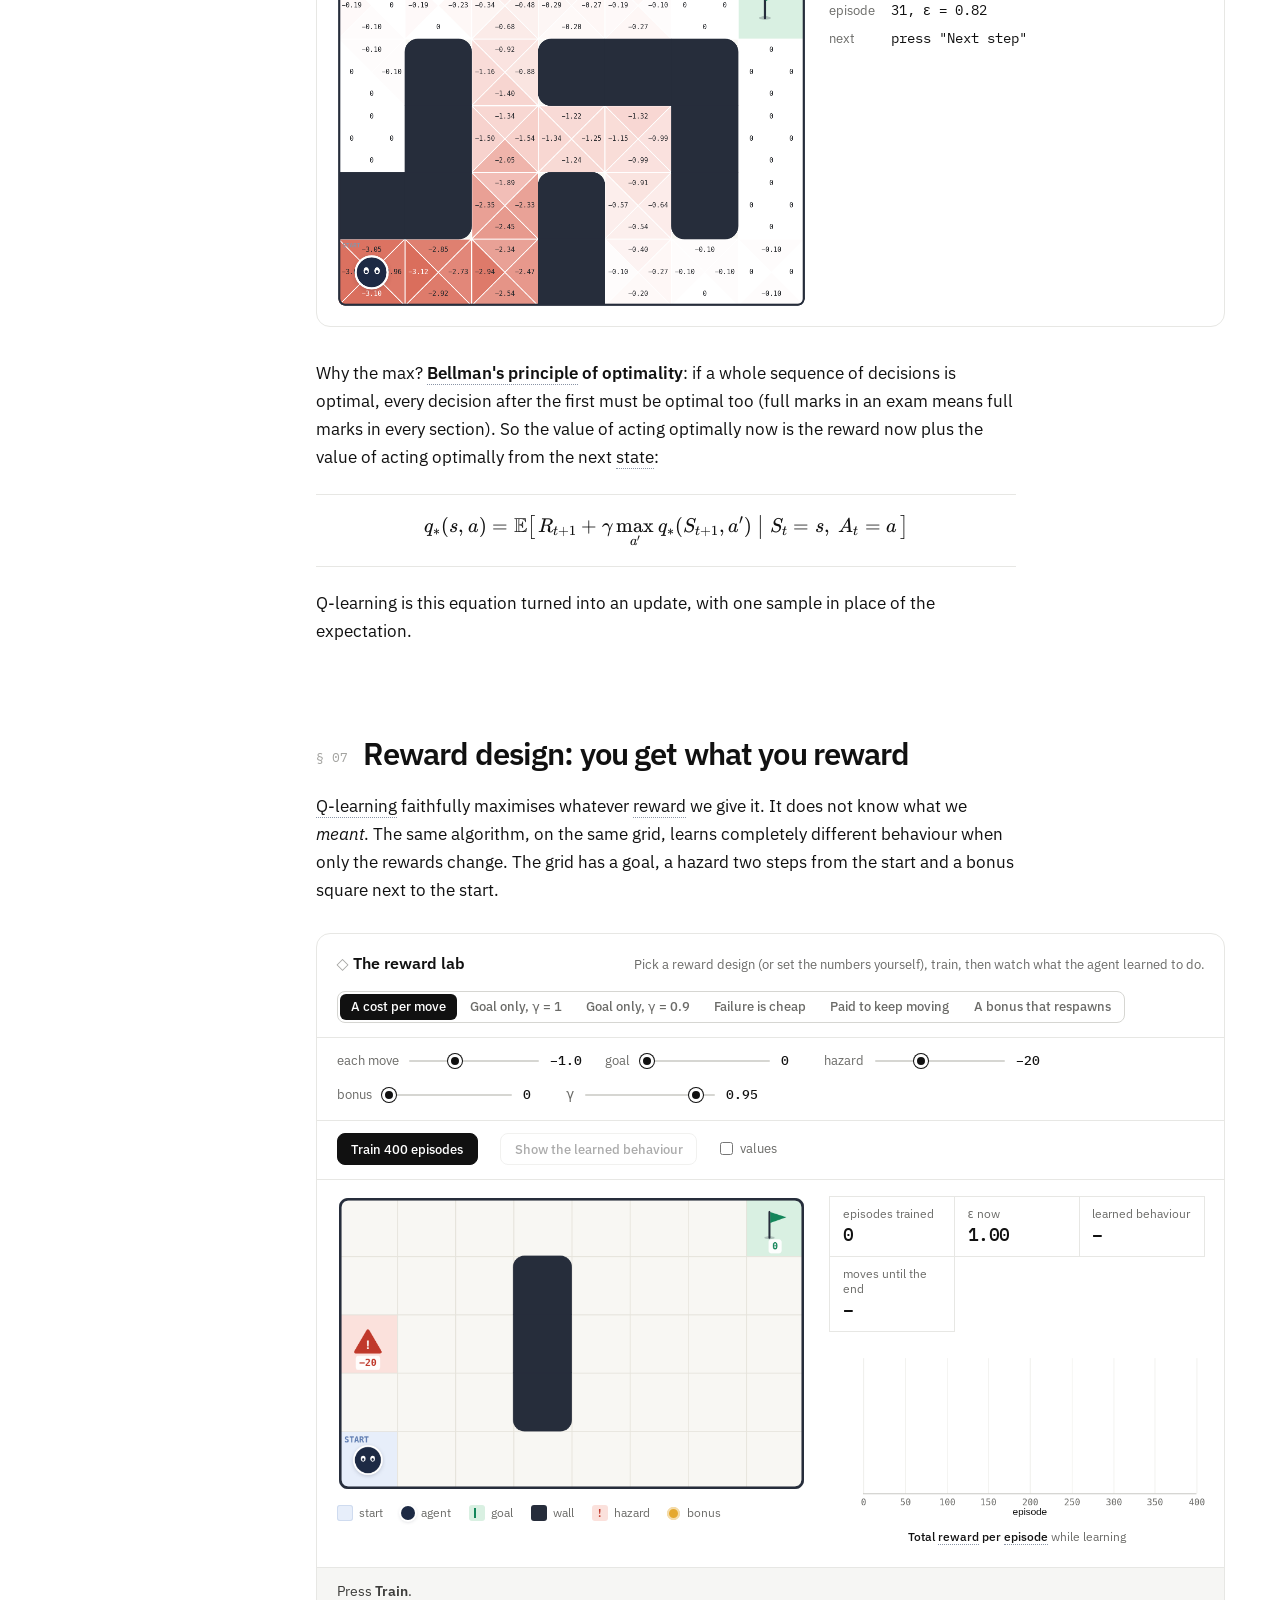
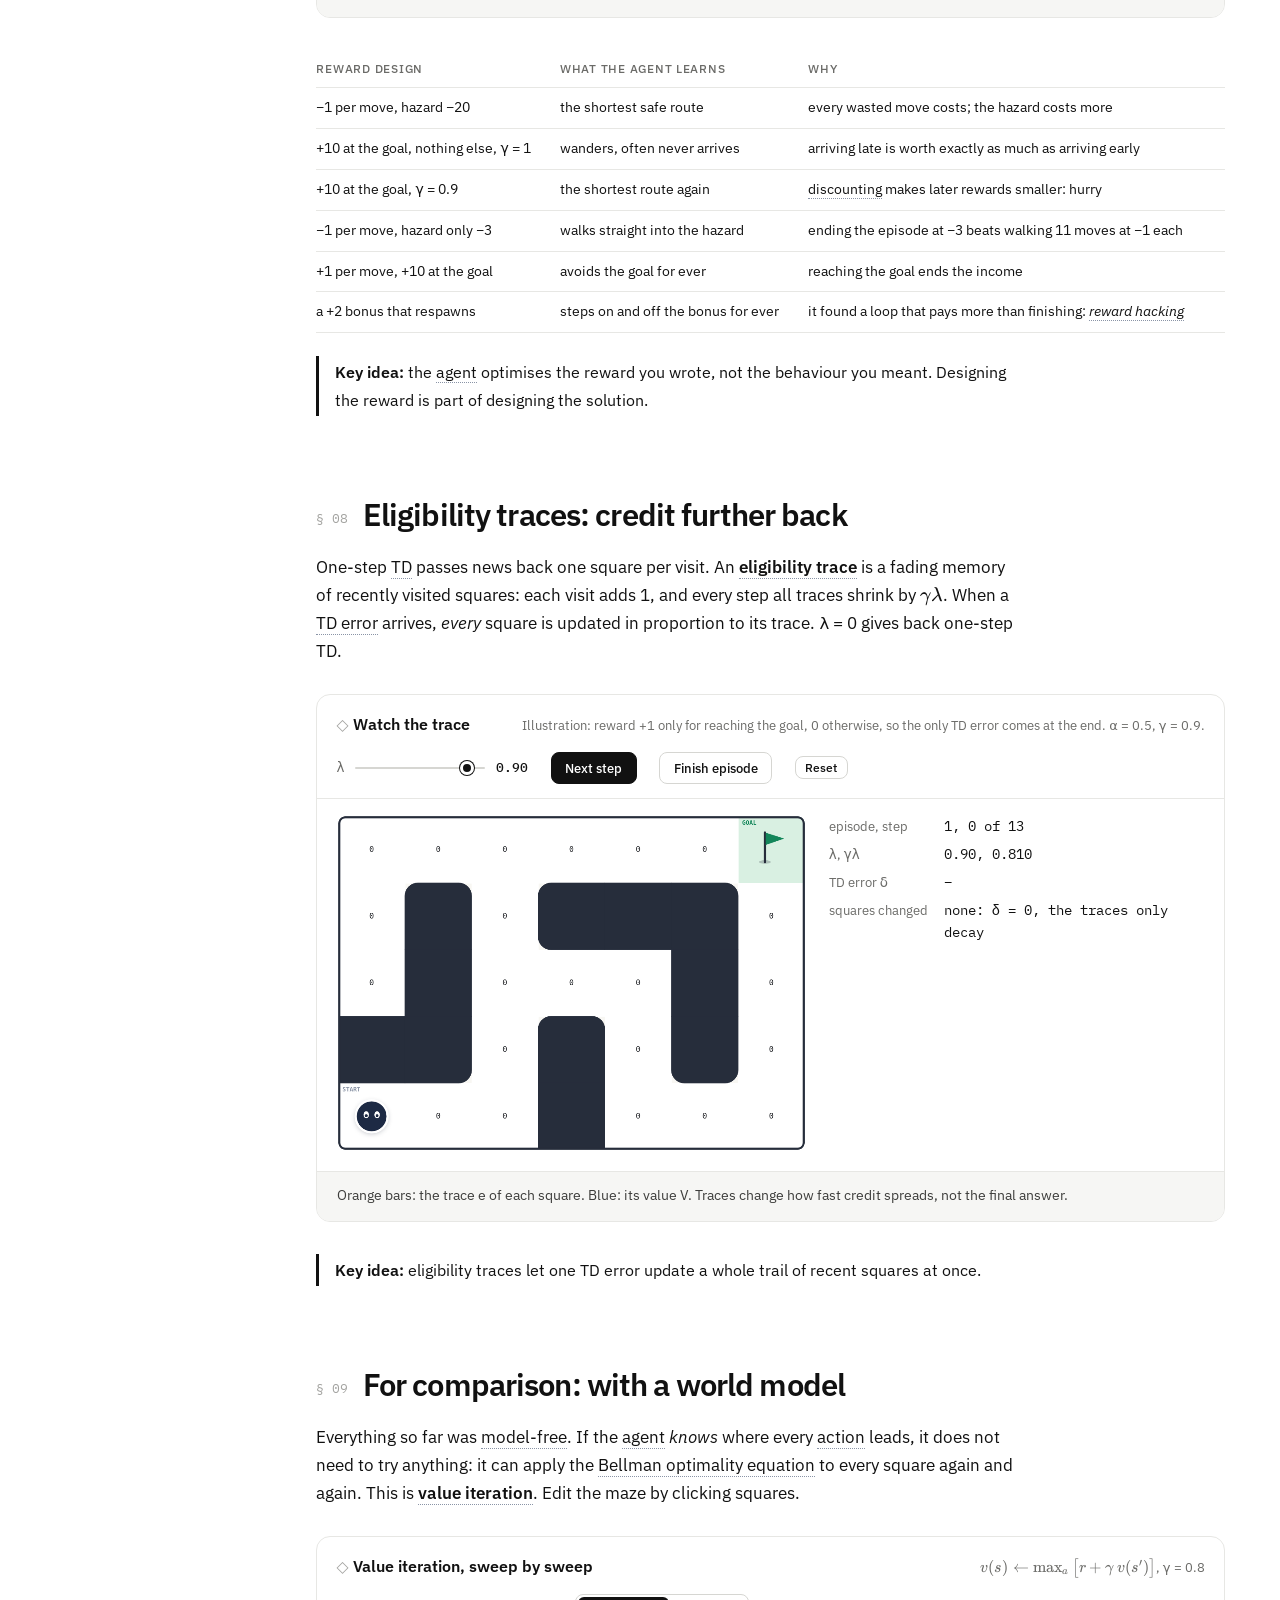
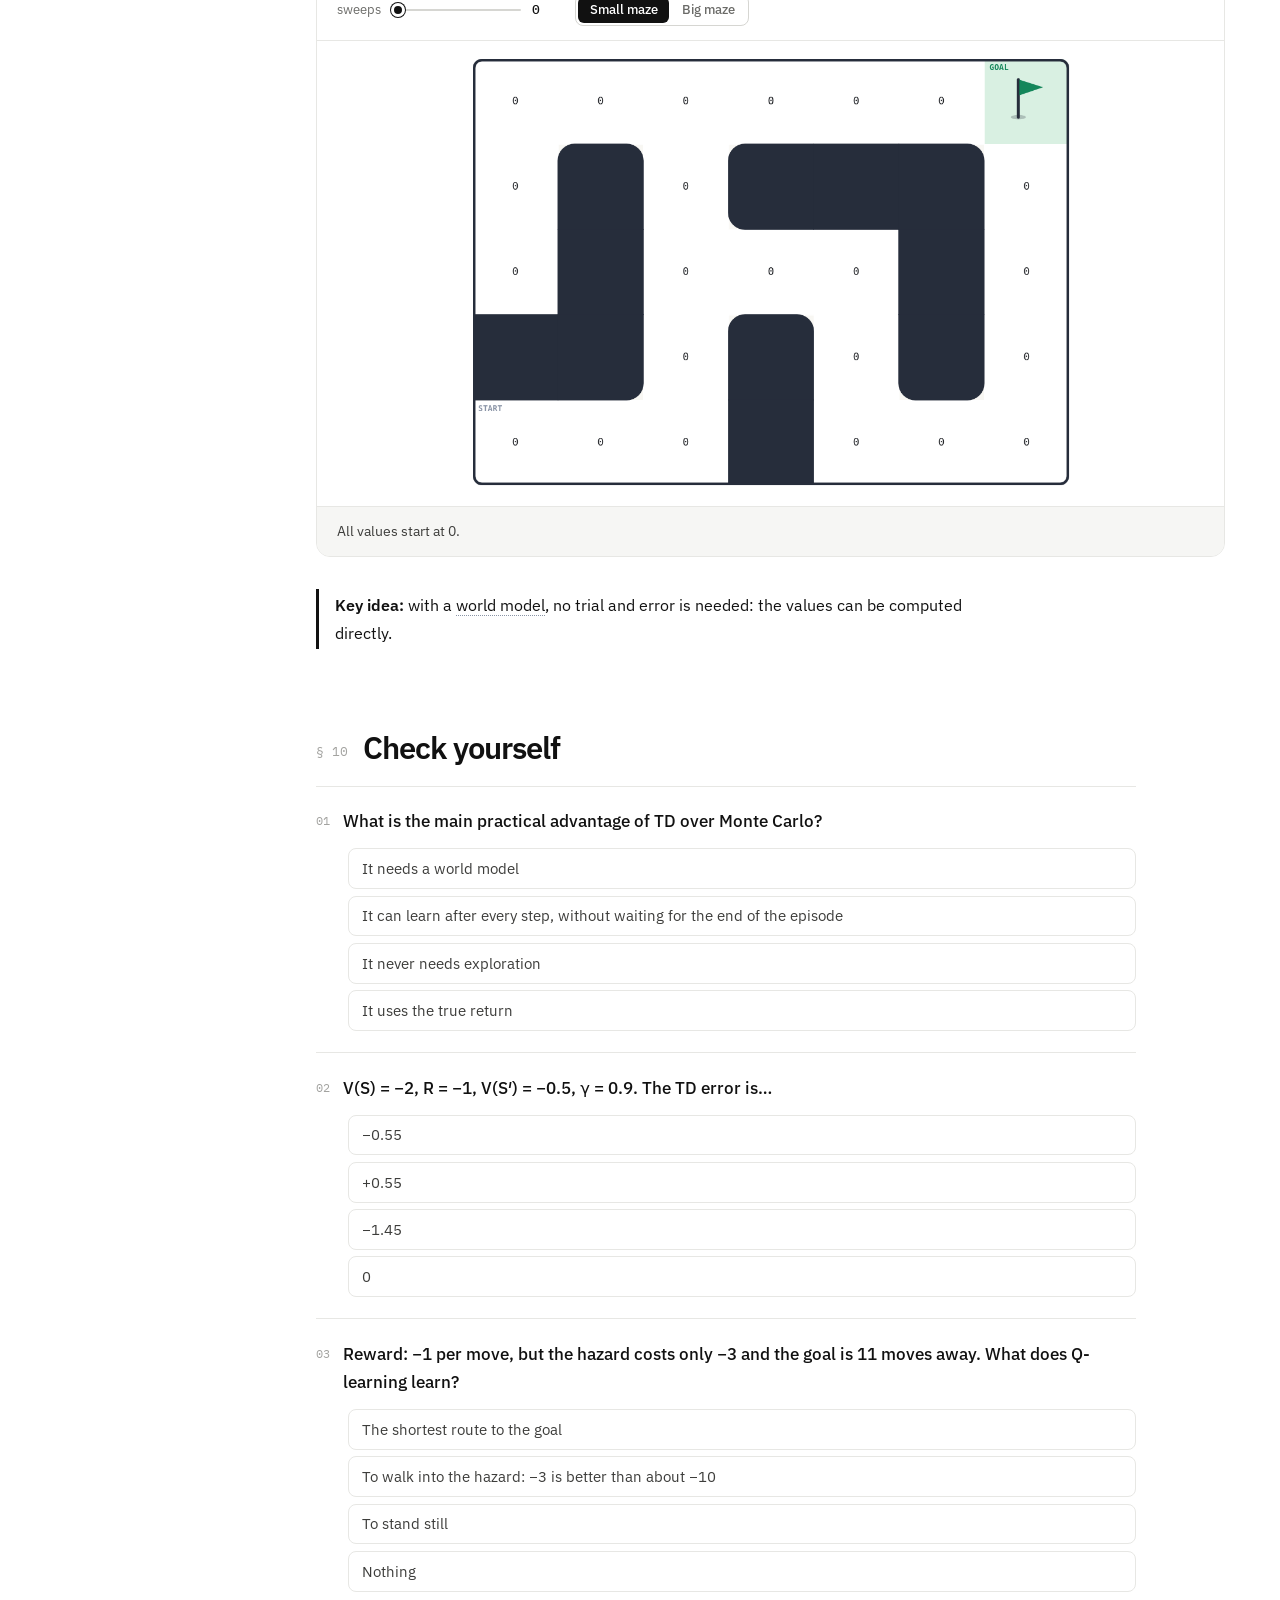
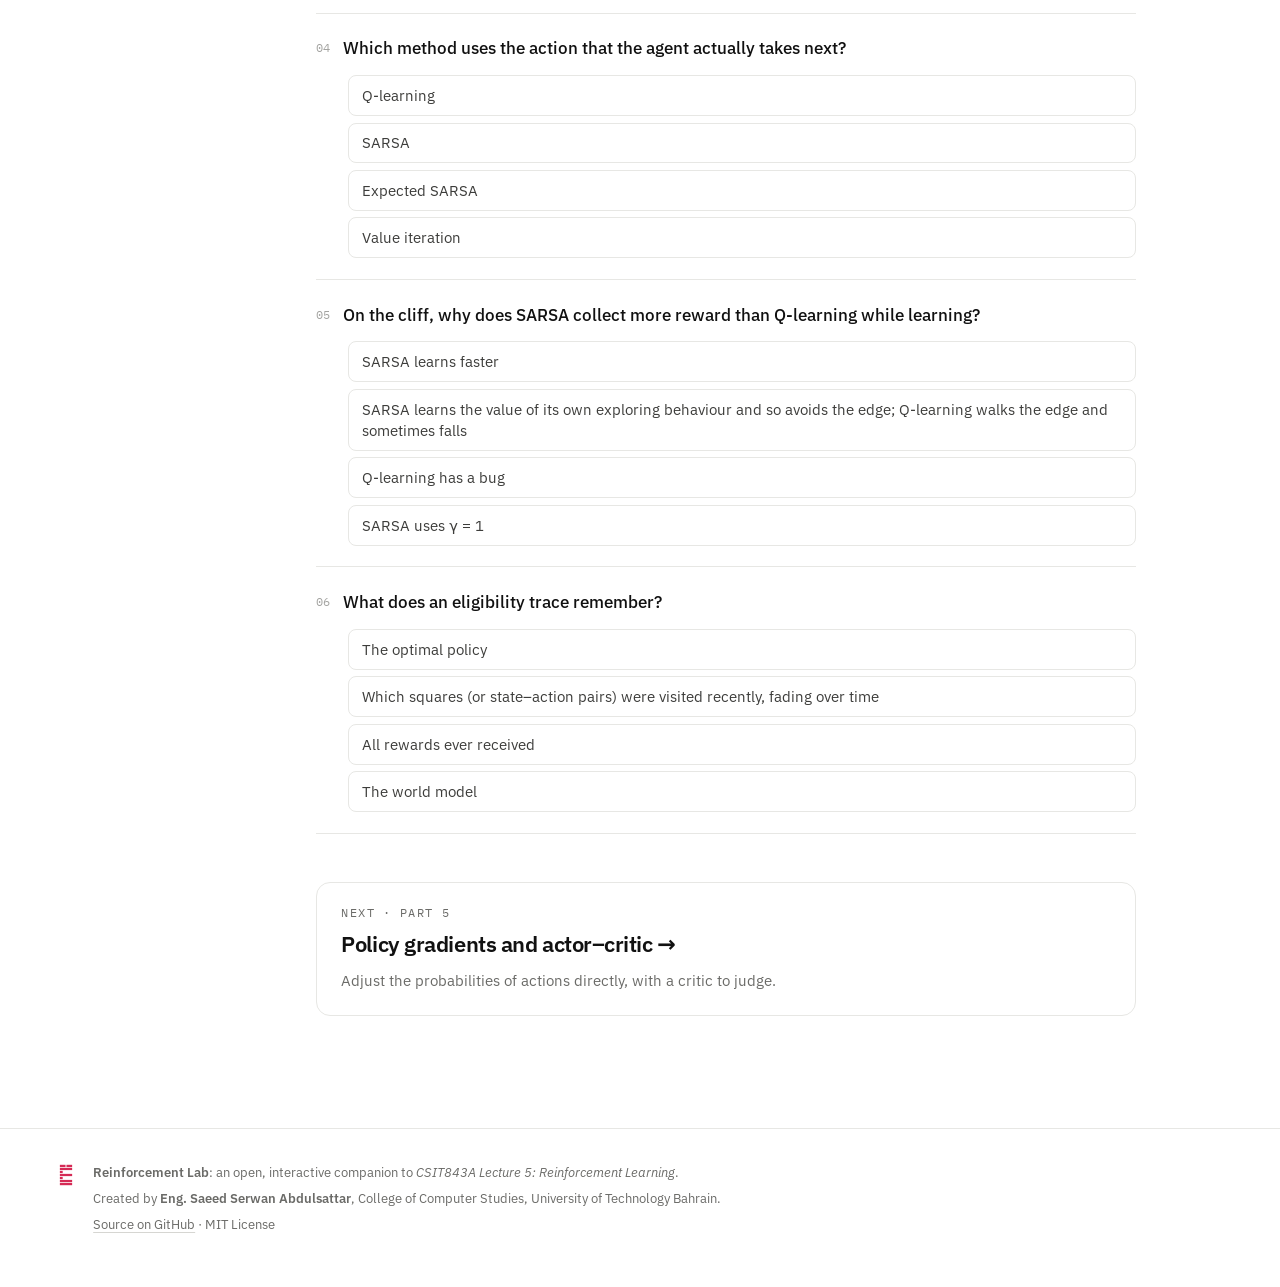
<file: td.html>
<!DOCTYPE html>
<html lang="en">
<head>
  <meta charset="utf-8">
  <meta name="viewport" content="width=device-width, initial-scale=1">
  <title>Reinforcement Lab · Temporal difference, SARSA and Q-learning</title>
  <meta name="description" content="Temporal difference learning, the TD error, SARSA, Expected SARSA, Q-learning, the cliff, eligibility traces and value iteration, interactive.">
  <meta name="author" content="Eng. Saeed Serwan Abdulsattar">
  <meta property="og:title" content="Reinforcement Lab · Temporal difference, SARSA and Q-learning">
  <meta property="og:description" content="Temporal difference learning, the TD error, SARSA, Expected SARSA, Q-learning, the cliff, eligibility traces and value iteration, interactive.">
  <meta property="og:image" content="assets/img/favicon-512.png">
  <meta name="theme-color" content="#ffffff">
  <link rel="icon" type="image/svg+xml" href="assets/img/utb-logo.svg">
  <link rel="icon" type="image/png" sizes="32x32" href="assets/img/favicon-32.png">
  <link rel="apple-touch-icon" href="assets/img/favicon-180.png">
  <link rel="stylesheet" href="assets/vendor/katex/katex.min.css">
  <link rel="stylesheet" href="assets/css/style.css">
</head>
<body>

<header class="site-header">
  <a class="brand" href="index.html">
    <img class="brand-logo" src="assets/img/utb-logo.svg" alt="University of Technology Bahrain logo" onerror="this.remove()">
    <span class="brand-title">Reinforcement Lab</span>
  </a>
  <nav class="page-tabs" aria-label="Lessons">
    <a href="index.html">Overview</a>
    <a href="maze.html">The maze & Monte Carlo</a>
    <a href="td.html" class="active" aria-current="page">Temporal difference</a>
    <a href="policy.html">Policy gradients</a>
    <a href="pendulum.html">Inverted pendulum</a>
    <a href="brain.html">Brain & limits</a>
    <a href="code-qlearning.html">Q-learning in Python</a>
    <a href="code-pendulum.html">Pendulum in Python</a>
  </nav>
  <nav class="top-links">
    <a href="https://github.com/SaeedSerwan/reinforcementlearning" target="_blank" rel="noopener"><svg viewBox="0 0 16 16" aria-hidden="true"><path fill="currentColor" d="M8 0C3.58 0 0 3.58 0 8c0 3.54 2.29 6.53 5.47 7.59.4.07.55-.17.55-.38 0-.19-.01-.82-.01-1.49-2.01.37-2.53-.49-2.69-.94-.09-.23-.48-.94-.82-1.13-.28-.15-.68-.52-.01-.53.63-.01 1.08.58 1.23.82.72 1.21 1.87.87 2.33.66.07-.52.28-.87.51-1.07-1.78-.2-3.64-.89-3.64-3.95 0-.87.31-1.59.82-2.15-.08-.2-.36-1.02.08-2.12 0 0 .67-.21 2.2.82.64-.18 1.32-.27 2-.27.68 0 1.36.09 2 .27 1.53-1.04 2.2-.82 2.2-.82.44 1.1.16 1.92.08 2.12.51.56.82 1.27.82 2.15 0 3.07-1.87 3.75-3.65 3.95.29.25.54.73.54 1.48 0 1.07-.01 1.93-.01 2.2 0 .21.15.46.55.38A8.013 8.013 0 0016 8c0-4.42-3.58-8-8-8z"/></svg>GitHub</a>
  </nav>
</header>

<div class="layout">
  <aside class="toc" aria-label="Contents">
    <p class="toc-title">Temporal difference</p>
    <ol>
      <li><a href="#idea">The idea of temporal difference</a></li>
      <li><a href="#error">The maths and the TD error</a></li>
      <li><a href="#three">Three choices for the next action</a></li>
      <li><a href="#onoff">On-policy and off-policy: the cliff</a></li>
      <li><a href="#race">Sample efficiency: the race</a></li>
      <li><a href="#qstep">Q-learning, one step at a time</a></li>
      <li><a href="#reward">Reward design: you get what you reward</a></li>
      <li><a href="#traces">Eligibility traces: credit further back</a></li>
      <li><a href="#model">For comparison: with a world model</a></li>
      <li><a href="#quiz">Check yourself</a></li>
    </ol>
  </aside>

  <main>
    <section class="hero">
      <p class="eyebrow">CSIT843A · Lecture 5 · Part 4</p>
      <h1>Temporal difference: <em>judge each step, not each episode.</em></h1>
      <p class="lead">
        Monte Carlo has to wait for the end of an episode, and it cannot tell good moves from bad ones inside it.
        The fix is the single most important idea in reinforcement learning: estimate every value <strong>relative to the next one</strong>.
        It gives us SARSA, Expected SARSA and Q-learning.
      </p>
      <div class="learn-grid cols-5">
        <div><span class="num">01</span>Learning after every step from the next estimate</div>
        <div><span class="num">02</span>The TD error δ and what its sign means</div>
        <div><span class="num">03</span>SARSA, Expected SARSA and Q-learning: one line apart</div>
        <div><span class="num">04</span>On-policy vs off-policy, made visible on the cliff</div>
        <div><span class="num">05</span>Eligibility traces and planning with a world model</div>
      </div>
    </section>

    <section id="idea" class="chapter">
      <h2><span class="chap">01</span>The idea of temporal difference</h2>
      <p>Monte Carlo estimates the return in an <em>absolute</em> way: add up all the rewards to the end. Temporal difference (TD) states each estimate <em>relative</em> to the estimate of the next step, with just one reward in between: "my value is the reward I get now, plus the value of where I am next". The terminal state, worth 0, is the anchor that holds the chain in place.</p>
      <div class="lab">
        <div class="lab-head"><p class="lab-title">Monte Carlo and TD, side by side</p><p class="lab-hint">The same lucky trajectory, repeated. State values V, α = 0.5, γ = 0.8. Blue frames: updated now.</p></div>
        <div class="controls"><button class="btn" id="mt-step">Next step</button><button class="btn ghost" id="mt-ep">Finish episode</button><button class="btn ghost small" id="mt-reset">Reset</button><span class="status" id="mt-status"></span></div>
        <div class="lab-body"><div class="lab-grid even"><div><div class="plot" id="mt-mc"></div><p class="plot-cap" id="mt-mc-cap"><b>Monte Carlo</b></p></div><div><div class="plot" id="mt-td"></div><p class="plot-cap" id="mt-td-cap"><b>Temporal difference</b></p></div></div></div>
      </div>
      <p>Neither is simply better. Monte Carlo uses the true outcome but must wait; TD learns at once but leans on estimates that may still be wrong (this is called <strong>bootstrapping</strong>). With long or never-ending episodes, waiting is the bigger problem.</p>
      <p class="takeaway"><b>Key idea:</b> TD learning updates a guess from the next guess, so it can learn during the episode instead of after it.</p>
    </section>

    <section id="error" class="chapter">
      <h2><span class="chap">02</span>The maths and the TD error</h2>
      <p>The return satisfies \(G_t = R_{t+1} + \gamma G_{t+1}\), so our averaged estimates should satisfy the same relation. We move each estimate a step towards the <strong>TD target</strong>:</p>
      <div class="formula">\[ \begin{aligned} V(S_t) &\leftarrow V(S_t) + \alpha\,\big[\underbrace{R_{t+1} + \gamma V(S_{t+1})}_{\text{TD target}} - V(S_t)\big] \\[4pt] \delta_t &= R_{t+1} + \gamma V(S_{t+1}) - V(S_t) \qquad \text{(the TD error)} \end{aligned} \]</div>
      <p>The difference \(\delta\), the <strong>TD error</strong>, compares two predictions of the same thing made one step apart. Its <strong>sign</strong> is what matters, and it comes back in every later part: positive means better than expected, negative worse, zero means nothing to learn.</p>
      <div class="lab">
        <div class="lab-head"><p class="lab-title">TD error calculator</p><p class="lab-hint">Change the numbers.</p></div>
        <div class="controls">
          <label class="ctl">V(S) <input class="num" type="number" step="0.1" id="te-v" value="-2"></label>
          <label class="ctl">R <input class="num" type="number" step="0.5" id="te-r" value="-1"></label>
          <label class="ctl">V(S′) <input class="num" type="number" step="0.1" id="te-v2" value="-0.5"></label>
          <label class="ctl">γ <input class="num" type="number" step="0.05" id="te-g" value="0.9"></label>
          <label class="ctl">α <input class="num" type="number" step="0.05" id="te-a" value="0.1"></label>
        </div>
        <div class="lab-body"><div id="te-out" class="calc"></div></div>
      </div>
      <h3>An everyday example: the bus to campus</h3>
      <p class="prose">Every morning you predict how long the whole trip will take, and you update the prediction as things happen. Monte Carlo waits until you arrive and then corrects every prediction towards the real total. TD corrects each prediction towards the <em>next</em> one, immediately.</p>
      <div class="lab">
        <div class="controls"><div class="seg" id="dh-mode"><button data-v="mc" class="on">Monte Carlo</button><button data-v="td">Temporal difference</button></div></div>
        <div class="lab-body"><div class="plot" id="dh-plot"></div></div>
        <div class="lab-foot" id="dh-foot"></div>
      </div>
      <p class="takeaway"><b>Key idea:</b> the TD error δ = R + γV(S′) − V(S) measures surprise. Positive: better than expected. Negative: worse.</p>
    </section>

    <section id="three" class="chapter">
      <h2><span class="chap">03</span>Three choices for the next action</h2>
      <p>For action values the target needs "the value of the next step". The next <em>state</em> is given by the environment. For the next <em>action</em> there are three choices, and they give three algorithms:</p>
      <div class="formula">\[ Q(S,A) \leftarrow Q(S,A) + \alpha\,\big[\,\text{target} - Q(S,A)\,\big] \]
\[ \begin{aligned}
        \text{SARSA:}&\quad \text{target} = R + \gamma\, Q(S',A') \\
        \text{Expected SARSA:}&\quad \text{target} = R + \gamma \textstyle\sum_{a'} \pi(a'\mid S')\, Q(S',a') \\
        \text{Q-learning:}&\quad \text{target} = R + \gamma \max_{a'} Q(S',a')
      \end{aligned} \]</div>
      <div class="lab">
        <div class="lab-head"><p class="lab-title">One experience, three updates</p><p class="lab-hint">The agent is in (3,2) of the small maze and moves up: R = −1, it lands in (3,3). Edit the four values of (3,3) and see how each method reacts.</p></div>
        <div class="controls">
          <label class="ctl">Q(S,A) <input class="num" type="number" step="0.1" id="x3-q" value="-2"></label>
          <label class="ctl">Q(S′,↑) <input class="num" type="number" step="0.1" id="x3-up" value="-1.2"></label>
          <label class="ctl">Q(S′,↓) <input class="num" type="number" step="0.1" id="x3-down" value="-2.3"></label>
          <label class="ctl">Q(S′,←) <input class="num" type="number" step="0.1" id="x3-left" value="-1.9"></label>
          <label class="ctl">Q(S′,→) <input class="num" type="number" step="0.1" id="x3-right" value="-1.6"></label>
        </div>
        <div class="controls">
          <label class="ctl">ε <input type="range" id="x3-eps" min="0" max="1" step="0.05" value="0.3"><output></output></label>
          <label class="ctl">next action A′ actually chosen <select id="x3-a2"><option value="0">up</option><option value="1" selected>down</option><option value="2">left</option><option value="3">right</option></select></label>
        </div>
        <div class="lab-body"><div class="table-wrap" style="margin:0"><table class="clean mono" id="x3-table"></table></div></div>
        <div class="lab-foot">SARSA asks "how good was it, given what I actually did next?" Expected SARSA averages over what the policy might do. Q-learning assumes the best. With the same experience, one TD error can be positive and another negative.</div>
      </div>
      <p class="takeaway"><b>Key idea:</b> SARSA, Expected SARSA and Q-learning differ only in which value of the next square they trust.</p>
    </section>

    <section id="onoff" class="chapter">
      <h2><span class="chap">04</span>On-policy and off-policy: the cliff</h2>
      <p>SARSA and Expected SARSA learn the value of the policy they are <em>actually following</em>, exploration included: <strong>on-policy</strong>. Q-learning's target uses the best action, whatever the agent does, so it learns about the optimal policy directly: <strong>off-policy</strong>. The cliff (Sutton &amp; Barto, Example 6.6) makes the difference visible: −1 per step, −100 and back to the start for stepping off the cliff, ε = 0.1 throughout.</p>
      <div class="lab">
        <div class="lab-head"><p class="lab-title">SARSA versus Q-learning on the cliff</p><p class="lab-hint">Thick line: the greedy route. Thin line: the last episode actually walked. ✕: a fall.</p></div>
        <div class="controls"><button class="btn" id="cl-play">Train 500 episodes</button><button class="btn ghost small" id="cl-reset">Reset</button><label class="ctl">speed <input type="range" id="cl-speed" min="1" max="50" value="20"><output></output></label></div>
        <div class="lab-body">
          <div class="lab-grid even">
            <div><div class="plot" id="cl-s"></div><p class="plot-cap" id="cl-s-cap"><b>SARSA</b></p><div class="plot" id="cl-q" style="margin-top:1rem"></div><p class="plot-cap" id="cl-q-cap"><b>Q-learning</b></p></div>
            <div><div class="plot" id="cl-curve"></div><p class="plot-cap"><b>Reward per episode</b> while learning (average of the last 20)</p></div>
          </div>
        </div>
        <div class="lab-foot">Q-learning learns the shortest route, along the edge, and keeps falling off while it explores. SARSA learns the route that is safe for an agent that sometimes stumbles, and collects more reward while learning.</div>
      </div>
      <p class="takeaway"><b>Key idea:</b> on-policy methods learn what is safe for the agent as it actually behaves; off-policy methods learn the best possible behaviour.</p>
    </section>

    <section id="race" class="chapter">
      <h2><span class="chap">05</span>Sample efficiency: the race</h2>
      <p><strong>Sample efficiency</strong> is how many episodes (or steps) a method needs to become good. All four methods run with the same ε schedule (0.9 → 0.1), γ = 0.8 and α = 0.1, averaged over many runs.</p>
      <div class="lab">
        <div class="lab-head"><p class="lab-title">Monte Carlo, SARSA, Expected SARSA, Q-learning</p><p class="lab-hint">Pick a maze. The big one needs 20 moves; episodes stop at 60 steps.</p></div>
        <div class="controls">
          <div class="seg" id="rc-maze"><button data-v="small" class="on">Small maze (300 episodes)</button><button data-v="big">Big maze (600 episodes)</button></div>
          <label class="check"><input type="checkbox" id="rc-head"> give Monte Carlo a head start (50 guided episodes)</label>
          <button class="btn" id="rc-run">Run 20 runs each</button>
        </div>
        <div class="lab-body"><div class="lab-grid"><div><div class="plot" id="rc-curve"></div><div class="legend" id="rc-legend"></div></div><div><div class="plot" id="rc-grid"></div><div class="stats" id="rc-stats" style="margin-top:1rem"></div></div></div></div>
        <div class="lab-foot" id="rc-foot">On the small maze TD is a bit faster. On the big maze the difference is total: a random walk almost never reaches the goal within 60 steps, so Monte Carlo has nothing to learn from. TD learns from every step: squares the agent keeps returning to become worse than squares it rarely visits, which pushes it outwards until it finds the goal.</div>
      </div>
      <p class="takeaway"><b>Key idea:</b> learning from every step instead of every episode is what makes TD far more sample-efficient on large mazes.</p>
    </section>

    <section id="qstep" class="chapter">
      <h2><span class="chap">06</span>Q-learning, one step at a time</h2>
      <p>Q-learning (Watkins, 1989) is probably the most famous algorithm in RL. Watch one episode, update by update: look at the <em>next</em> square's row, take the maximum, multiply by γ, add the reward, and move the old entry 10% of the way towards that target.</p>
      <div class="lab">
        <div class="lab-head"><p class="lab-title">Inside the Q-table</p><p class="lab-hint">The table after some training. Yellow frame: the entry being updated.</p></div>
        <div class="controls"><button class="btn" id="qs-step">Next step</button><button class="btn ghost" id="qs-train">Train 10 episodes</button><button class="btn ghost small" id="qs-reset">Reset</button></div>
        <div class="lab-body"><div class="lab-grid"><div class="plot" id="qs-grid"></div><div id="qs-calc" class="calc"></div></div></div>
      </div>
      <p>Why the max? <strong>Bellman's principle of optimality</strong>: if a whole sequence of decisions is optimal, every decision after the first must be optimal too (full marks in an exam means full marks in every section). So the value of acting optimally now is the reward now plus the value of acting optimally from the next state:</p>
      <div class="formula">\[ q_*(s,a) = \mathbb{E}\big[\,R_{t+1} + \gamma \max_{a'} q_*(S_{t+1}, a') \;\big|\; S_t = s,\ A_t = a\,\big] \]</div>
      <p>Q-learning is this equation turned into an update, with one sample in place of the expectation.</p>
    </section>

    <section id="reward" class="chapter">
      <h2><span class="chap">07</span>Reward design: you get what you reward</h2>
      <p>Q-learning faithfully maximises whatever reward we give it. It does not know what we <em>meant</em>. The same algorithm, on the same grid, learns completely different behaviour when only the rewards change. The grid has a goal, a hazard two steps from the start and a bonus square next to the start.</p>
      <div class="lab">
        <div class="lab-head"><p class="lab-title">The reward lab</p><p class="lab-hint">Pick a reward design (or set the numbers yourself), train, then watch what the agent learned to do.</p></div>
        <div class="controls">
          <div class="seg" id="rw-preset">
            <button data-v="cost" class="on">A cost per move</button>
            <button data-v="gamma1">Goal only, γ = 1</button>
            <button data-v="gamma09">Goal only, γ = 0.9</button>
            <button data-v="cheap">Failure is cheap</button>
            <button data-v="alive">Paid to keep moving</button>
            <button data-v="coin">A bonus that respawns</button>
          </div>
        </div>
        <div class="controls">
          <label class="ctl">each move <input type="range" id="rw-step" min="-2" max="1" step="0.1" value="-1"><output></output></label>
          <label class="ctl">goal <input type="range" id="rw-goal" min="0" max="20" step="1" value="0"><output></output></label>
          <label class="ctl">hazard <input type="range" id="rw-pit" min="-30" max="0" step="1" value="-20"><output></output></label>
          <label class="ctl">bonus <input type="range" id="rw-coin" min="0" max="5" step="0.5" value="0"><output></output></label>
          <label class="ctl">γ <input type="range" id="rw-gamma" min="0.5" max="1" step="0.01" value="0.95"><output></output></label>
        </div>
        <div class="controls"><button class="btn" id="rw-train">Train 400 episodes</button><button class="btn ghost" id="rw-show" disabled>Show the learned behaviour</button><label class="check"><input type="checkbox" id="rw-vals"> values</label><span class="status" id="rw-status"></span></div>
        <div class="lab-body"><div class="lab-grid"><div><div class="plot" id="rw-grid"></div><div class="grid-legend" id="rw-legend"></div></div><div><div class="stats" id="rw-stats"></div><div class="plot" id="rw-curve"></div><p class="plot-cap"><b>Total reward per episode</b> while learning</p></div></div></div>
        <div class="lab-foot" id="rw-foot"></div>
      </div>
      <div class="table-wrap"><table class="clean">
        <thead><tr><th>Reward design</th><th>What the agent learns</th><th>Why</th></tr></thead>
        <tbody>
          <tr><td>−1 per move, hazard −20</td><td>the shortest safe route</td><td>every wasted move costs; the hazard costs more</td></tr>
          <tr><td>+10 at the goal, nothing else, γ = 1</td><td>wanders, often never arrives</td><td>arriving late is worth exactly as much as arriving early</td></tr>
          <tr><td>+10 at the goal, γ = 0.9</td><td>the shortest route again</td><td>discounting makes later rewards smaller: hurry</td></tr>
          <tr><td>−1 per move, hazard only −3</td><td>walks straight into the hazard</td><td>ending the episode at −3 beats walking 11 moves at −1 each</td></tr>
          <tr><td>+1 per move, +10 at the goal</td><td>avoids the goal for ever</td><td>reaching the goal ends the income</td></tr>
          <tr><td>a +2 bonus that respawns</td><td>steps on and off the bonus for ever</td><td>it found a loop that pays more than finishing: <em>reward hacking</em></td></tr>
        </tbody>
      </table></div>
      <p class="takeaway"><b>Key idea:</b> the agent optimises the reward you wrote, not the behaviour you meant. Designing the reward is part of designing the solution.</p>
    </section>

    <section id="traces" class="chapter">
      <h2><span class="chap">08</span>Eligibility traces: credit further back</h2>
      <p>One-step TD passes news back one square per visit. An <strong>eligibility trace</strong> is a fading memory of recently visited squares: each visit adds 1, and every step all traces shrink by \(\gamma\lambda\). When a TD error arrives, <em>every</em> square is updated in proportion to its trace. λ = 0 gives back one-step TD.</p>
      <div class="lab">
        <div class="lab-head"><p class="lab-title">Watch the trace</p><p class="lab-hint">Illustration: reward +1 only for reaching the goal, 0 otherwise, so the only TD error comes at the end. α = 0.5, γ = 0.9.</p></div>
        <div class="controls"><label class="ctl">λ <input type="range" id="tr-l" min="0" max="1" step="0.05" value="0.9"><output></output></label><button class="btn" id="tr-step">Next step</button><button class="btn ghost" id="tr-ep">Finish episode</button><button class="btn ghost small" id="tr-reset">Reset</button></div>
        <div class="lab-body"><div class="lab-grid"><div class="plot" id="tr-grid"></div><div id="tr-calc" class="calc"></div></div></div>
        <div class="lab-foot">Orange bars: the trace e of each square. Blue: its value V. Traces change how fast credit spreads, not the final answer.</div>
      </div>
      <p class="takeaway"><b>Key idea:</b> eligibility traces let one TD error update a whole trail of recent squares at once.</p>
    </section>

    <section id="model" class="chapter">
      <h2><span class="chap">09</span>For comparison: with a world model</h2>
      <p>Everything so far was model-free. If the agent <em>knows</em> where every action leads, it does not need to try anything: it can apply the Bellman optimality equation to every square again and again. This is <strong>value iteration</strong>. Edit the maze by clicking squares.</p>
      <div class="lab">
        <div class="lab-head"><p class="lab-title">Value iteration, sweep by sweep</p><p class="lab-hint">\(v(s) \leftarrow \max_a \big[r + \gamma\, v(s')\big]\), γ = 0.8</p></div>
        <div class="controls"><label class="ctl">sweeps <input type="range" id="vi-k" min="0" max="12" step="1" value="0"><output></output></label><div class="seg" id="vi-maze"><button data-v="small" class="on">Small maze</button><button data-v="big">Big maze</button></div></div>
        <div class="lab-body"><div class="plot" id="vi-grid" style="max-width:600px;margin:0 auto"></div></div>
        <div class="lab-foot" id="vi-foot"></div>
      </div>
      <p class="takeaway"><b>Key idea:</b> with a world model, no trial and error is needed: the values can be computed directly.</p>
    </section>

    <section id="quiz" class="chapter">
      <h2><span class="chap">10</span>Check yourself</h2>
      <div class="quiz" id="quiz-box"></div>
      <p class="quiz-score" id="quiz-box-score"></p>
      <a class="next-card" href="policy.html">
        <span class="next-eyebrow">Next · Part 5</span>
        <span class="next-title">Policy gradients and actor–critic →</span>
        <span class="next-text">Adjust the probabilities of actions directly, with a critic to judge.</span>
      </a>
    </section>
  </main>
</div>

<footer class="site-footer">
  <div class="footer-inner">
    <img class="footer-logo" src="assets/img/utb-logo.svg" alt="" onerror="this.remove()">
    <div>
      <p><strong>Reinforcement Lab</strong>: an open, interactive companion to <em>CSIT843A Lecture 5: Reinforcement Learning</em>.</p>
      <p>Created by <strong>Eng. Saeed Serwan Abdulsattar</strong>, College of Computer Studies, University of Technology Bahrain.</p>
      <p><a href="https://github.com/SaeedSerwan/reinforcementlearning" target="_blank" rel="noopener">Source on GitHub</a> · MIT License</p>
    </div>
  </div>
</footer>

<script src="assets/vendor/katex/katex.min.js"></script>
<script src="assets/vendor/katex/auto-render.min.js"></script>
<script src="assets/js/lib.js"></script>
<script src="assets/js/tips.js"></script>
<script src="assets/js/td.js"></script>
</body>
</html>
</file>
<file: assets/css/style.css>
/*!
 * Reinforcement Lab — minimal stylesheet
 * Author: Eng. Saeed Serwan Abdulsattar
 */
@font-face { font-family: "IBM Plex Sans"; font-weight: 400; font-display: swap; src: url(../vendor/fonts/ibm-plex-sans-latin-400-normal.woff2) format("woff2"); }
@font-face { font-family: "IBM Plex Sans"; font-weight: 400; font-style: italic; font-display: swap; src: url(../vendor/fonts/ibm-plex-sans-latin-400-italic.woff2) format("woff2"); }
@font-face { font-family: "IBM Plex Sans"; font-weight: 500; font-display: swap; src: url(../vendor/fonts/ibm-plex-sans-latin-500-normal.woff2) format("woff2"); }
@font-face { font-family: "IBM Plex Sans"; font-weight: 600; font-display: swap; src: url(../vendor/fonts/ibm-plex-sans-latin-600-normal.woff2) format("woff2"); }
@font-face { font-family: "IBM Plex Mono"; font-weight: 400; font-display: swap; src: url(../vendor/fonts/ibm-plex-mono-latin-400-normal.woff2) format("woff2"); }
@font-face { font-family: "IBM Plex Mono"; font-weight: 500; font-display: swap; src: url(../vendor/fonts/ibm-plex-mono-latin-500-normal.woff2) format("woff2"); }

:root {
  --bg: #ffffff;
  --soft: #f6f6f4;
  --ink: #111111;
  --ink-2: #3d3d3b;
  --muted: #6b6b68;
  --faint: #a3a3a0;
  --line: #e7e7e4;
  --line-2: #d6d6d2;
  --hl: #f1f0ec;
  --utb: #d52a55;
  /* data colours: fixed categorical order (validated palette) */
  --c1: #2a78d6; --c2: #eb6834; --c3: #1baf7a; --c4: #eda100;
  --c5: #e87ba4; --c6: #008300; --c7: #6250d6; --c8: #e34948;
  --font: "IBM Plex Sans", system-ui, -apple-system, "Segoe UI", sans-serif;
  --mono: "IBM Plex Mono", ui-monospace, "SFMono-Regular", Menlo, monospace;
  --radius: 10px;
  --measure: 70ch;
}

* { box-sizing: border-box; }
html { scroll-behavior: smooth; scroll-padding-top: 76px; -webkit-text-size-adjust: 100%; }
body { margin: 0; background: var(--bg); color: var(--ink); font: 400 16.5px/1.7 var(--font); -webkit-font-smoothing: antialiased; }
a { color: inherit; text-decoration-color: var(--line-2); text-underline-offset: 3px; }
a:hover { text-decoration-color: var(--ink); }
p { margin: 0 0 1rem; }
strong { font-weight: 600; }
em { font-style: italic; }
code { font: .86em var(--mono); background: var(--soft); padding: .08em .35em; border-radius: 4px; }
h1, h2, h3, h4 { font-weight: 600; letter-spacing: -.02em; line-height: 1.2; margin: 0; }
h3 { font-size: 1.12rem; margin: 2.2rem 0 .7rem; }
h4 { font-size: .98rem; margin: 1.4rem 0 .4rem; }
ul, ol { padding-left: 1.3rem; margin: 0 0 1rem; }
li { margin: .2rem 0; }
hr { border: 0; border-top: 1px solid var(--line); margin: 2.5rem 0; }
::selection { background: #e4e9f5; }

/* ------------------------------------------------------------- header */
.site-header {
  position: sticky; top: 0; z-index: 50; background: rgba(255,255,255,.92);
  backdrop-filter: saturate(1.4) blur(10px); -webkit-backdrop-filter: saturate(1.4) blur(10px);
  border-bottom: 1px solid var(--line);
  display: flex; align-items: center; gap: 2rem; padding: 0 clamp(1rem, 3vw, 2.2rem); height: 60px;
}
.brand { display: flex; align-items: center; gap: .7rem; text-decoration: none; flex: none; }
.brand-logo { width: 22px; height: 22px; }
.brand-title { font-weight: 600; font-size: .98rem; letter-spacing: -.01em; }
.brand-sub { display: none; }
.page-tabs { display: flex; gap: 1.4rem; overflow-x: auto; scrollbar-width: none; flex: 1; height: 100%; }
.page-tabs::-webkit-scrollbar { display: none; }
.page-tabs a { display: flex; align-items: center; white-space: nowrap; text-decoration: none; color: var(--muted); font-size: .88rem; border-bottom: 2px solid transparent; margin-bottom: -1px; transition: color .15s; }
.page-tabs a:hover { color: var(--ink); }
.page-tabs a.active { color: var(--ink); border-bottom-color: var(--ink); font-weight: 500; }
.top-links a { font-size: .85rem; color: var(--muted); text-decoration: none; display: inline-flex; gap: .4rem; align-items: center; }
.top-links a:hover { color: var(--ink); }
.top-links svg { width: 17px; height: 17px; }

/* ------------------------------------------------------------- layout */
.layout { display: grid; grid-template-columns: 210px minmax(0, 1fr); gap: clamp(1.5rem, 4vw, 4.5rem); max-width: 1240px; margin: 0 auto; padding: 0 clamp(1rem, 3vw, 2.2rem); }
.toc { position: sticky; top: 60px; align-self: start; max-height: calc(100vh - 60px); overflow-y: auto; padding: 3.2rem 0 2rem; }
.toc-title { font-size: .72rem; text-transform: uppercase; letter-spacing: .1em; color: var(--faint); margin: 0 0 .8rem; }
.toc ol { list-style: none; margin: 0; padding: 0; counter-reset: t; }
.toc li { counter-increment: t; margin: 0; }
.toc a { display: flex; gap: .6rem; padding: .28rem 0; font-size: .84rem; line-height: 1.4; color: var(--muted); text-decoration: none; border-left: 1px solid var(--line); padding-left: .8rem; transition: color .15s, border-color .15s; }
.toc a::before { content: counter(t, decimal-leading-zero); font: .72rem/1.65 var(--mono); color: var(--faint); }
.toc a:hover { color: var(--ink); }
.toc a.active { color: var(--ink); border-left-color: var(--ink); }
main { min-width: 0; padding: 0 0 4rem; }

/* --------------------------------------------------------------- hero */
.hero { padding: 4.2rem 0 2.6rem; border-bottom: 1px solid var(--line); margin-bottom: 1rem; }
.eyebrow { font: 500 .74rem var(--mono); text-transform: uppercase; letter-spacing: .12em; color: var(--muted); margin: 0 0 1.1rem; }
.hero h1 { font-size: clamp(2.2rem, 4.6vw, 3.5rem); letter-spacing: -.035em; line-height: 1.05; max-width: 18ch; margin: 0 0 1.3rem; }
.hero h1 em { font-style: normal; color: var(--muted); }
.lead { font-size: 1.14rem; line-height: 1.65; color: var(--ink-2); max-width: 62ch; }
.learn-grid { display: grid; grid-template-columns: repeat(auto-fill, minmax(210px, 1fr)); gap: 0; margin-top: 2rem; border-top: 1px solid var(--line); }
.learn-grid > div { padding: .9rem 1rem .9rem 0; font-size: .9rem; line-height: 1.45; color: var(--ink-2); border-bottom: 1px solid var(--line); }
.learn-grid .num { display: block; font: .72rem var(--mono); color: var(--faint); margin-bottom: .2rem; }

/* ------------------------------------------------------------ chapter */
.chapter { padding: 3.6rem 0 1rem; }
.chapter > p, .chapter > ul, .chapter > ol, .prose { max-width: var(--measure); }
.chapter h2 { font-size: clamp(1.5rem, 2.6vw, 1.95rem); letter-spacing: -.028em; margin: 0 0 1.2rem; display: flex; align-items: baseline; gap: .9rem; }
.chap { font: 400 .8rem var(--mono); color: var(--faint); letter-spacing: 0; flex: none; transform: translateY(-.25em); }
.chap::before { content: "§ "; }
.kicker { font-size: .78rem; text-transform: uppercase; letter-spacing: .1em; color: var(--muted); margin: 0 0 .4rem; }

/* ------------------------------------------------------------ formula */
.formula { margin: 1.4rem 0; padding: 1rem 0; overflow-x: auto; overflow-y: hidden; border-top: 1px solid var(--line); border-bottom: 1px solid var(--line); max-width: var(--measure); }
.formula .katex-display { margin: .2rem 0; }
.symbols { display: grid; grid-template-columns: max-content 1fr; gap: .25rem 1.2rem; font-size: .92rem; max-width: var(--measure); margin: 0 0 1.4rem; }
.symbols dt { font-family: var(--mono); font-size: .88rem; }
.symbols dd { margin: 0; color: var(--ink-2); }

/* -------------------------------------------------------- callouts */
.callout { border-left: 2px solid var(--ink); padding: .2rem 0 .2rem 1.1rem; margin: 1.6rem 0; max-width: var(--measure); color: var(--ink-2); }
.callout p:last-child { margin: 0; }
.callout .label { display: block; font: 500 .7rem var(--mono); text-transform: uppercase; letter-spacing: .12em; color: var(--muted); margin-bottom: .25rem; }
.callout.warn { border-left-color: var(--c2); }
.callout.tip { border-left-color: var(--c3); }

details.deeper { max-width: var(--measure); border: 1px solid var(--line); border-radius: var(--radius); margin: 1.6rem 0; background: var(--bg); }
details.deeper > summary { list-style: none; cursor: pointer; padding: .85rem 1.1rem; display: flex; align-items: center; gap: .7rem; font-weight: 500; font-size: .95rem; }
details.deeper > summary::-webkit-details-marker { display: none; }
details.deeper > summary::before { content: "+"; font: 400 1.1rem/1 var(--mono); color: var(--muted); width: 1rem; transition: transform .2s; }
details.deeper[open] > summary::before { content: "−"; }
details.deeper > summary .tag { font: 500 .66rem var(--mono); text-transform: uppercase; letter-spacing: .1em; color: var(--muted); border: 1px solid var(--line); border-radius: 99px; padding: .1rem .5rem; margin-left: auto; }
details.deeper > .body { padding: 0 1.1rem 1.1rem 2.8rem; font-size: .95rem; }
details.deeper > .body > :last-child { margin-bottom: 0; }

/* --------------------------------------------------------------- labs */
.lab { border: 1px solid var(--line); border-radius: 14px; margin: 1.8rem 0 2rem; background: var(--bg); overflow: hidden; }
.lab-head { display: flex; flex-wrap: wrap; align-items: baseline; justify-content: space-between; gap: .4rem 1rem; padding: 1rem 1.2rem .2rem; }
.lab-title { font-weight: 600; font-size: .98rem; margin: 0; }
.lab-title::before { content: "◇ "; color: var(--faint); font-weight: 400; }
.lab-hint { font-size: .82rem; color: var(--muted); margin: 0; }
.controls { display: flex; flex-wrap: wrap; align-items: center; gap: .7rem 1.4rem; padding: .7rem 1.2rem .9rem; border-bottom: 1px solid var(--line); }
.controls .grow { flex: 1; }
.lab-body { padding: 1rem 1.2rem 1.2rem; }
.lab-grid { display: grid; grid-template-columns: minmax(0, 1.25fr) minmax(0, 1fr); gap: 1.4rem; align-items: start; }
.lab-grid.even { grid-template-columns: minmax(0, 1fr) minmax(0, 1fr); }
.lab-grid.three { grid-template-columns: repeat(3, minmax(0, 1fr)); }
.lab-grid.four { grid-template-columns: repeat(4, minmax(0, 1fr)); gap: 1rem; }
.plot { position: relative; width: 100%; }
.plot canvas, .plot svg { display: block; width: 100%; height: auto; touch-action: none; }
.plot-cap { font-size: .78rem; color: var(--muted); margin: .45rem 0 0; text-align: center; }
.plot-cap b { font-weight: 500; color: var(--ink); }
.lab-foot { padding: .8rem 1.2rem; border-top: 1px solid var(--line); background: var(--soft); font-size: .86rem; color: var(--ink-2); }
.lab-foot:empty { display: none; }

/* control widgets */
.ctl { display: inline-flex; align-items: center; gap: .55rem; font-size: .84rem; color: var(--muted); }
.ctl output, .ctl .v { font: 500 .82rem var(--mono); color: var(--ink); min-width: 2.6ch; }
input[type=range] { -webkit-appearance: none; appearance: none; width: 130px; height: 18px; background: transparent; cursor: pointer; }
input[type=range]::-webkit-slider-runnable-track { height: 2px; background: var(--line-2); border-radius: 2px; }
input[type=range]::-moz-range-track { height: 2px; background: var(--line-2); border-radius: 2px; }
input[type=range]::-webkit-slider-thumb { -webkit-appearance: none; width: 14px; height: 14px; border-radius: 50%; background: var(--ink); border: 3px solid #fff; box-shadow: 0 0 0 1px var(--ink); margin-top: -6px; }
input[type=range]::-moz-range-thumb { width: 10px; height: 10px; border-radius: 50%; background: var(--ink); border: 3px solid #fff; box-shadow: 0 0 0 1px var(--ink); }
input[type=range]:focus-visible { outline: 1px dashed var(--ink); outline-offset: 2px; }
select { font: .84rem var(--font); color: var(--ink); background: var(--bg); border: 1px solid var(--line-2); border-radius: 7px; padding: .3rem 1.8rem .3rem .6rem; appearance: none; -webkit-appearance: none; background-image: linear-gradient(45deg, transparent 50%, var(--muted) 50%), linear-gradient(135deg, var(--muted) 50%, transparent 50%); background-position: calc(100% - 13px) 55%, calc(100% - 9px) 55%; background-size: 4px 4px; background-repeat: no-repeat; cursor: pointer; }
label.check { display: inline-flex; gap: .45rem; align-items: center; font-size: .84rem; color: var(--muted); cursor: pointer; user-select: none; }
label.check input { accent-color: var(--ink); margin: 0; }

.btn { font: 500 .84rem var(--font); color: #fff; background: var(--ink); border: 1px solid var(--ink); border-radius: 8px; padding: .38rem .85rem; cursor: pointer; transition: opacity .15s, background .15s; text-decoration: none; display: inline-flex; align-items: center; gap: .4rem; white-space: nowrap; }
.btn:hover { opacity: .85; }
.btn.ghost { background: transparent; color: var(--ink); border-color: var(--line-2); }
.btn.ghost:hover { border-color: var(--ink); opacity: 1; }
.btn.small { font-size: .76rem; padding: .2rem .6rem; }
.btn:disabled { opacity: .35; cursor: not-allowed; }
.btn-row { display: inline-flex; gap: .4rem; flex-wrap: wrap; }

.seg { display: inline-flex; border: 1px solid var(--line-2); border-radius: 8px; padding: 2px; gap: 2px; }
.seg button { font: 500 .8rem var(--font); color: var(--muted); background: transparent; border: 0; border-radius: 6px; padding: .28rem .7rem; cursor: pointer; white-space: nowrap; }
.seg button:hover { color: var(--ink); }
.seg button.on { background: var(--ink); color: #fff; }

/* readouts */
.stats { display: grid; grid-template-columns: repeat(auto-fit, minmax(110px, 1fr)); gap: 0; border-top: 1px solid var(--line); border-left: 1px solid var(--line); margin: 0 0 1rem; }
.stat { padding: .6rem .8rem; border-right: 1px solid var(--line); border-bottom: 1px solid var(--line); }
.stat .k { display: block; font-size: .72rem; color: var(--muted); line-height: 1.3; }
.stat .v { display: block; font: 500 1.15rem/1.35 var(--mono); letter-spacing: -.02em; }
.stat .v small { font-size: .7rem; color: var(--muted); font-weight: 400; }
.stat.hi .v { color: var(--ink); }
.status { font: .8rem var(--mono); color: var(--muted); }
.status b { color: var(--ink); font-weight: 500; }
.legend { display: flex; flex-wrap: wrap; gap: .3rem 1rem; font-size: .8rem; color: var(--muted); margin: .4rem 0 0; }
.legend span { display: inline-flex; align-items: center; gap: .4rem; }
.legend i { width: 10px; height: 10px; border-radius: 50%; display: inline-block; }
.legend i.sq { border-radius: 2px; }
.legend i.line { height: 2px; width: 14px; border-radius: 0; }

/* tables */
.table-wrap { overflow-x: auto; margin: 1rem 0 1.4rem; max-width: 100%; }
table.clean { border-collapse: collapse; font-size: .88rem; width: 100%; }
table.clean th, table.clean td { text-align: left; padding: .5rem .8rem .5rem 0; border-bottom: 1px solid var(--line); vertical-align: top; }
table.clean th { font-weight: 500; color: var(--muted); font-size: .78rem; text-transform: uppercase; letter-spacing: .06em; }
table.num td, table.num th { font-family: var(--mono); text-align: right; padding: .3rem .55rem; font-size: .8rem; }
table.matrix { border-collapse: collapse; font: .76rem var(--mono); }
table.matrix td, table.matrix th { padding: .26rem .45rem; text-align: center; border: 1px solid var(--line); min-width: 2.6rem; }
table.matrix th { color: var(--muted); font-weight: 500; background: var(--soft); }
table.matrix td.min { outline: 2px solid var(--ink); outline-offset: -2px; font-weight: 500; }
table.matrix td.dead { color: var(--line-2); }

/* cards */
.cards { display: grid; grid-template-columns: repeat(auto-fit, minmax(230px, 1fr)); gap: 0; border-top: 1px solid var(--line); border-left: 1px solid var(--line); margin: 1.4rem 0 1.8rem; }
.card { padding: 1.1rem 1.2rem 1.2rem; border-right: 1px solid var(--line); border-bottom: 1px solid var(--line); font-size: .92rem; color: var(--ink-2); }
.card h4 { margin: 0 0 .4rem; font-size: .98rem; color: var(--ink); }
.card .n { font: .72rem var(--mono); color: var(--faint); display: block; margin-bottom: .5rem; }
.card p:last-child { margin: 0; }
a.card { text-decoration: none; transition: background .15s; }
a.card:hover { background: var(--soft); }

.two-col { display: grid; grid-template-columns: 1fr 1fr; gap: 2rem; max-width: 900px; }
.pros-cons { display: grid; grid-template-columns: 1fr 1fr; gap: 0; border: 1px solid var(--line); border-radius: var(--radius); margin: 1.4rem 0; max-width: 860px; }
.pros-cons > div { padding: 1rem 1.2rem; }
.pros-cons > div + div { border-left: 1px solid var(--line); }
.pros-cons h4 { margin: 0 0 .5rem; font-size: .78rem; text-transform: uppercase; letter-spacing: .1em; color: var(--muted); font-weight: 500; }
.pros-cons ul { margin: 0; font-size: .92rem; }

/* course map */
.map { display: grid; gap: 0; margin: 1.6rem 0; }
.map svg { width: 100%; height: auto; }
.map a { cursor: pointer; }
.map .node rect { fill: var(--bg); stroke: var(--line-2); }
.map .node.hot rect { stroke: var(--ink); stroke-width: 1.5; }
.map .node.dim text { fill: var(--faint); }
.map a:hover rect { fill: var(--soft); }

/* data table demo */
.datatable { border-collapse: collapse; font: .8rem var(--mono); }
.datatable th, .datatable td { padding: .35rem .7rem; border-bottom: 1px solid var(--line); text-align: right; transition: background .25s, color .25s; }
.datatable th { color: var(--muted); font-weight: 500; }
.datatable .hi-row td { background: rgba(42,120,214,.08); }
.datatable .hi-col { background: rgba(235,104,52,.09); }

/* ------------------------------------------------------------- quiz */
.quiz { display: grid; gap: 0; border-top: 1px solid var(--line); max-width: 820px; margin: 1.2rem 0; counter-reset: q; }
.q { padding: 1.3rem 0; border-bottom: 1px solid var(--line); counter-increment: q; }
.q-text { font-weight: 500; margin: 0 0 .8rem; display: flex; gap: .8rem; }
.q-text::before { content: counter(q, decimal-leading-zero); font: 400 .78rem/2.1 var(--mono); color: var(--faint); }
.q-opts { display: grid; gap: .4rem; padding-left: 2rem; }
.q-opts button { text-align: left; font: .92rem/1.45 var(--font); color: var(--ink-2); background: var(--bg); border: 1px solid var(--line); border-radius: 8px; padding: .55rem .8rem; cursor: pointer; transition: border-color .15s, background .15s; }
.q-opts button:hover:not(:disabled) { border-color: var(--ink); }
.q-opts button:disabled { cursor: default; }
.q-opts button.right { border-color: var(--c3); background: rgba(27,175,122,.07); color: var(--ink); }
.q-opts button.right::after { content: "  ✓ correct"; font: .74rem var(--mono); color: #0f7a54; }
.q-opts button.wrong { border-color: var(--c8); background: rgba(227,73,72,.06); }
.q-opts button.wrong::after { content: "  ✗"; font: .74rem var(--mono); color: #b52e2d; }
.q-why { padding-left: 2rem; font-size: .9rem; color: var(--ink-2); margin: .8rem 0 0; display: none; }
.q.done .q-why { display: block; }
.quiz-score { font: .9rem var(--mono); color: var(--muted); margin: 1rem 0; }

/* next card */
.next-card { display: block; text-decoration: none; border: 1px solid var(--line); border-radius: 14px; padding: 1.4rem 1.5rem; margin: 3rem 0 0; transition: border-color .15s; max-width: 820px; }
.next-card:hover { border-color: var(--ink); }
.next-eyebrow { display: block; font: .72rem var(--mono); text-transform: uppercase; letter-spacing: .12em; color: var(--muted); }
.next-title { display: block; font-size: 1.4rem; font-weight: 600; letter-spacing: -.02em; margin: .3rem 0; }
.next-text { display: block; color: var(--muted); font-size: .92rem; }

/* sources */
.refs { font-size: .88rem; color: var(--ink-2); max-width: var(--measure); }
.refs li { margin: .4rem 0; }

/* ------------------------------------------------------------ footer */
.site-footer { border-top: 1px solid var(--line); margin-top: 2rem; }
.footer-inner { max-width: 1240px; margin: 0 auto; padding: 2rem clamp(1rem, 3vw, 2.2rem) 3rem; display: flex; gap: 1rem; align-items: flex-start; font-size: .84rem; color: var(--muted); }
.footer-inner p { margin: 0 0 .2rem; }
.footer-logo { width: 22px; height: 22px; margin-top: .2rem; }

/* ------------------------------------------------------------ tooltip */
.tooltip { position: fixed; z-index: 100; pointer-events: none; background: var(--ink); color: #fff; font: .76rem/1.5 var(--mono); padding: .4rem .6rem; border-radius: 6px; white-space: nowrap; transform: translate(12px, 12px); }
.tooltip b { font-weight: 500; color: #fff; }
.tooltip .sw { display: inline-block; width: 8px; height: 8px; border-radius: 50%; margin-right: .35rem; }

/* ------------------------------------------------- notebook walkthroughs */
.nb-actions { display: flex; flex-wrap: wrap; gap: .5rem; margin: 1.6rem 0 0; }
.nb-howto { font-size: .86rem; color: var(--muted); margin: 1.4rem 0 0; display: flex; gap: .6rem; align-items: center; }
.nb-md { max-width: var(--measure); }
.nb-md blockquote { margin: 1rem 0; padding: .1rem 0 .1rem 1rem; border-left: 2px solid var(--ink); color: var(--ink-2); }
.nb-md blockquote p { margin: .2rem 0; }
.nb-md h3 { margin-top: 1.8rem; }
.nb-md table { border-collapse: collapse; font-size: .88rem; margin: .5rem 0 1rem; }
.nb-md th, .nb-md td { text-align: left; padding: .4rem .9rem .4rem 0; border-bottom: 1px solid var(--line); }
.nb-md th { font-weight: 500; color: var(--muted); }
.md-table code, .nb-md code { white-space: nowrap; }
.nb-cell { margin: 1.1rem 0 1.8rem; }
.nb-io { display: grid; grid-template-columns: minmax(0, 1.55fr) minmax(250px, 1fr); gap: 1rem; align-items: start; }
.nb-in { min-width: 0; }
.nb-code { background: var(--soft); border: 1px solid var(--line); border-radius: var(--radius); padding: .8rem 0; overflow: hidden; }
.nb-in-head { display: flex; justify-content: space-between; align-items: flex-end; gap: .5rem; margin-bottom: .3rem; }
.prompt { font: .72rem var(--mono); color: var(--faint); }
.code-lines { list-style: none; margin: 0; padding: 0; counter-reset: ln; overflow-x: auto; }
.code-lines li { counter-increment: ln; display: grid; grid-template-columns: 2.6rem 1fr auto; align-items: start; padding: 0 .8rem 0 0; margin: 0; font: .8rem/1.75 var(--mono); color: var(--ink); border-left: 2px solid transparent; white-space: pre; min-width: max-content; }
.code-lines li::before { content: counter(ln); color: var(--faint); text-align: right; padding-right: .9rem; user-select: none; }
.code-lines li[data-note] { cursor: pointer; }
.code-lines li[data-note]:hover, .code-lines li.on { background: #ebeae5; border-left-color: var(--ink); }
.code-lines li:focus { outline: none; }
.code-lines .mk { margin-left: 1rem; }
.mk { display: inline-grid; place-items: center; min-width: 1.3rem; height: 1.3rem; padding: 0 .25rem; border-radius: 99px; font: 500 .64rem var(--mono); background: var(--bg); border: 1px solid var(--line-2); color: var(--muted); flex: none; }
li.on > .mk, .code-lines li:hover .mk, .nb-howto .mk { background: var(--ink); border-color: var(--ink); color: #fff; }
.nb-code .c { color: #8a8a86; font-style: italic; }
.nb-code .k { color: #6250d6; }
.nb-code .s { color: #0f7a3a; }
.nb-code .n { color: #b4530a; }
.nb-code .f { color: #1f5fae; }
.nb-notes { border: 1px solid var(--line); border-radius: var(--radius); padding: .8rem .8rem; max-height: 560px; overflow-y: auto; margin-top: 1.7rem; }
.nb-notes-title { font: 500 .68rem var(--mono); text-transform: uppercase; letter-spacing: .1em; color: var(--muted); margin: 0 0 .5rem; }
.nb-notes ol { list-style: none; margin: 0; padding: 0; display: grid; gap: .1rem; }
.nb-notes li { display: flex; gap: .6rem; align-items: flex-start; font-size: .85rem; line-height: 1.5; padding: .4rem .5rem; border-radius: 7px; margin: 0; transition: background .12s; }
.nb-notes li .mk { margin-top: .1rem; }
.nb-notes li.on { background: var(--hl); }
.nb-notes code { font-size: .8em; }
.nb-out { margin-top: .6rem; }
.nb-out .prompt { display: block; margin-bottom: .2rem; }
.nb-out-body { border-left: 2px solid var(--line-2); padding: .3rem 0 .3rem 1rem; overflow-x: auto; display: grid; gap: .6rem; justify-items: start; }
.nb-stream { margin: 0; font: .8rem/1.6 var(--mono); white-space: pre; color: var(--ink-2); }
.nb-img { max-width: 100%; height: auto; }
.nb-html table { border-collapse: collapse; font: .78rem var(--mono); }
.nb-html th, .nb-html td { padding: .28rem .7rem; text-align: right; border-bottom: 1px solid var(--line); }
.nb-html thead th { color: var(--muted); font-weight: 500; }
.nb-html tbody th { color: var(--faint); font-weight: 400; }

/* ------------------------------------------------------------ responsive */
@media (max-width: 1080px) {
  .lab-grid, .lab-grid.even { grid-template-columns: minmax(0, 1fr); }
  .lab-grid.four { grid-template-columns: repeat(2, minmax(0, 1fr)); }
}
@media (max-width: 960px) {
  .layout { grid-template-columns: minmax(0, 1fr); }
  .toc { display: none; }
  .nb-io { grid-template-columns: minmax(0, 1fr); }
  .nb-notes { max-height: none; margin-top: 0; }
  .lab-grid.three { grid-template-columns: minmax(0, 1fr); }
  .two-col, .pros-cons { grid-template-columns: 1fr; }
  .pros-cons > div + div { border-left: 0; border-top: 1px solid var(--line); }
}
@media (max-width: 640px) {
  body { font-size: 16px; }
  .site-header { gap: 1rem; }
  .brand-title { display: none; }
  .top-links { display: none; }
  .hero { padding-top: 2.6rem; }
  .controls { gap: .6rem .9rem; }
  input[type=range] { width: 110px; }
}
@media (prefers-reduced-motion: reduce) { html { scroll-behavior: auto; } * { transition: none !important; } }
@media print { .site-header, .toc, .controls, .site-footer { display: none; } .layout { display: block; } }

/* ---------------------------------------------------- Reinforcement Lab additions */
.stream { font: .8rem/1.75 var(--mono); color: var(--ink-2); max-height: 230px; overflow-y: auto; border-top: 1px solid var(--line); padding-top: .4rem; }
.stream .row { display: grid; grid-template-columns: 2.4rem 1fr 4.6rem 3.4rem; gap: .5rem; border-bottom: 1px solid var(--line); }
.stream .row span:first-child { color: var(--faint); }
.stream .row.new { background: var(--hl); }
.agent-view { border: 1px solid var(--line); border-radius: 10px; padding: 1.2rem; font: 1.05rem/1.9 var(--mono); text-align: center; color: var(--ink); background: var(--soft); }
.agent-view .big { font-size: 2rem; display: block; letter-spacing: .05em; }
.agent-view small { display: block; font-size: .75rem; color: var(--muted); }
input.txt { font: .84rem var(--mono); border: 1px solid var(--line-2); border-radius: 7px; padding: .28rem .55rem; width: 220px; color: var(--ink); }
input.num { font: .84rem var(--mono); border: 1px solid var(--line-2); border-radius: 7px; padding: .22rem .45rem; width: 5.2rem; color: var(--ink); }
table.mono td { font-family: var(--mono); font-size: .82rem; }
table.mono tr.on td { background: var(--hl); }
.big-line { font-size: clamp(1.4rem, 2.6vw, 1.9rem); letter-spacing: -.02em; margin: .6rem 0 1.2rem; }
.calc { display: grid; grid-template-columns: max-content 1fr; gap: .35rem 1rem; font: .86rem/1.6 var(--mono); align-items: baseline; }
.calc .k { color: var(--muted); font-family: var(--font); font-size: .84rem; }
.calc .hl { font-weight: 500; }
.pos { color: #1f5fae; } .neg { color: #b52e2d; }
.signbox { display: grid; grid-template-columns: repeat(2, minmax(0, 1fr)); gap: 0; border-top: 1px solid var(--line); border-left: 1px solid var(--line); max-width: 640px; }
.signbox > div { border-right: 1px solid var(--line); border-bottom: 1px solid var(--line); padding: .8rem 1rem; font-size: .9rem; cursor: pointer; transition: background .15s; }
.signbox > div:hover, .signbox > div.on { background: var(--soft); }
.signbox b { font-family: var(--mono); font-weight: 500; }
.keyhint { font: .76rem var(--mono); color: var(--muted); }
kbd { font: .78rem var(--mono); border: 1px solid var(--line-2); border-bottom-width: 2px; border-radius: 5px; padding: .05rem .4rem; background: var(--bg); }
.reveal { font-size: .88rem; color: var(--ink-2); border-top: 1px dashed var(--line-2); margin-top: .7rem; padding-top: .6rem; }
.reveal[hidden] { display: none; }
.pill { display: inline-block; font: 500 .7rem var(--mono); border: 1px solid var(--line-2); border-radius: 99px; padding: .05rem .5rem; color: var(--muted); }
.learn-grid.cols-5 { grid-template-columns: repeat(5, minmax(0, 1fr)); }
.learn-grid.cols-5 > div { padding-right: 1.2rem; }
@media (max-width: 980px) { .learn-grid.cols-5 { grid-template-columns: repeat(auto-fill, minmax(180px, 1fr)); } }
.grid-legend { display: flex; flex-wrap: wrap; gap: .4rem 1.1rem; font-size: .78rem; color: var(--muted); margin: .7rem 0 0; }
.grid-legend .lg { display: inline-flex; align-items: center; gap: .4rem; }
.grid-legend .sw { width: 16px; height: 16px; border-radius: 3px; display: inline-flex; align-items: center; justify-content: center; font: 700 .7rem var(--font); position: relative; }
.grid-legend .sw i { position: absolute; left: 5px; top: 3px; width: 0; height: 10px; border-left: 2px solid; }
.grid-legend .sw.dot { width: 14px; height: 14px; border-radius: 50%; background: #1d2a44; box-shadow: 0 0 0 2px #fff, 0 1px 4px rgba(20,30,50,.3); }
.grid-legend .sw.coin { width: 13px; height: 13px; border-radius: 50%; background: #e5a82e; box-shadow: inset 0 0 0 2px rgba(255,255,255,.6); }
.grid-legend .sw.line { height: 3px; border-radius: 2px; background: #2a78d6; width: 18px; }
.takeaway { border-left: 3px solid var(--ink); padding: .15rem 0 .15rem 1rem; margin: 1.4rem 0 .4rem; font-size: 1.02rem; color: var(--ink); max-width: 760px; }
.takeaway b { font-weight: 600; }
.cards.cols-4 { grid-template-columns: repeat(4, minmax(0, 1fr)); }
@media (max-width: 900px) { .cards.cols-4 { grid-template-columns: repeat(2, minmax(0, 1fr)); } }

/* ---------------------------------------------------------------- hover explanations */
.kw { border-bottom: 1px dotted #8a94a6; cursor: help; transition: background .15s; }
.kw:hover, .kw.tip-on, .kw:focus { background: #eef3fb; border-bottom-color: #2a78d6; outline: none; }
.katex [data-tip] { cursor: help; border-radius: 3px; transition: background .12s, box-shadow .12s; }
.katex [data-tip]:hover, .katex [data-tip].tip-on { background: #fff1c9; box-shadow: 0 0 0 2px #fff1c9; }
.katex-display:has([data-tip]) { cursor: help; border-radius: 6px; transition: background .15s; }
.katex-display.tip-on { background: #fafaf7; }
.tipbox { position: fixed; z-index: 1000; max-width: 360px; padding: 12px 14px 10px; background: #fff; color: #1d1f24; border: 1px solid #dcdcd6; border-radius: 10px; box-shadow: 0 10px 30px rgba(20, 25, 35, .14), 0 2px 6px rgba(20, 25, 35, .06); font: 13.5px/1.5 "IBM Plex Sans", system-ui, sans-serif; opacity: 0; transform: translateY(4px); pointer-events: none; transition: opacity .14s, transform .14s; }
.tipbox.on { opacity: 1; transform: none; pointer-events: auto; }
.tipbox.wide { max-width: 520px; }
.tipbox { max-height: calc(100vh - 16px); overflow: auto; }
.tipbox p { margin: 4px 0 6px; }
.tipbox .tip-k { font: 600 10px/1.4 "IBM Plex Mono", monospace; letter-spacing: .08em; text-transform: uppercase; color: #8a94a6; margin-top: 2px; }
.tipbox .tip-h { font-weight: 600; font-size: 15px; margin-top: 2px; }
.tipbox .tip-parts { list-style: none; margin: 6px 0 4px; padding: 0; display: grid; gap: 6px; }
.tipbox .tip-parts li { display: grid; grid-template-columns: minmax(64px, auto) 1fr; gap: 10px; align-items: baseline; padding-top: 6px; border-top: 1px solid #efefea; }
.tipbox .tip-sym { white-space: nowrap; color: #1d4f9c; }
.tipbox .tip-foot { font-size: 11.5px; color: #8a94a6; margin-top: 6px; }
</file>
